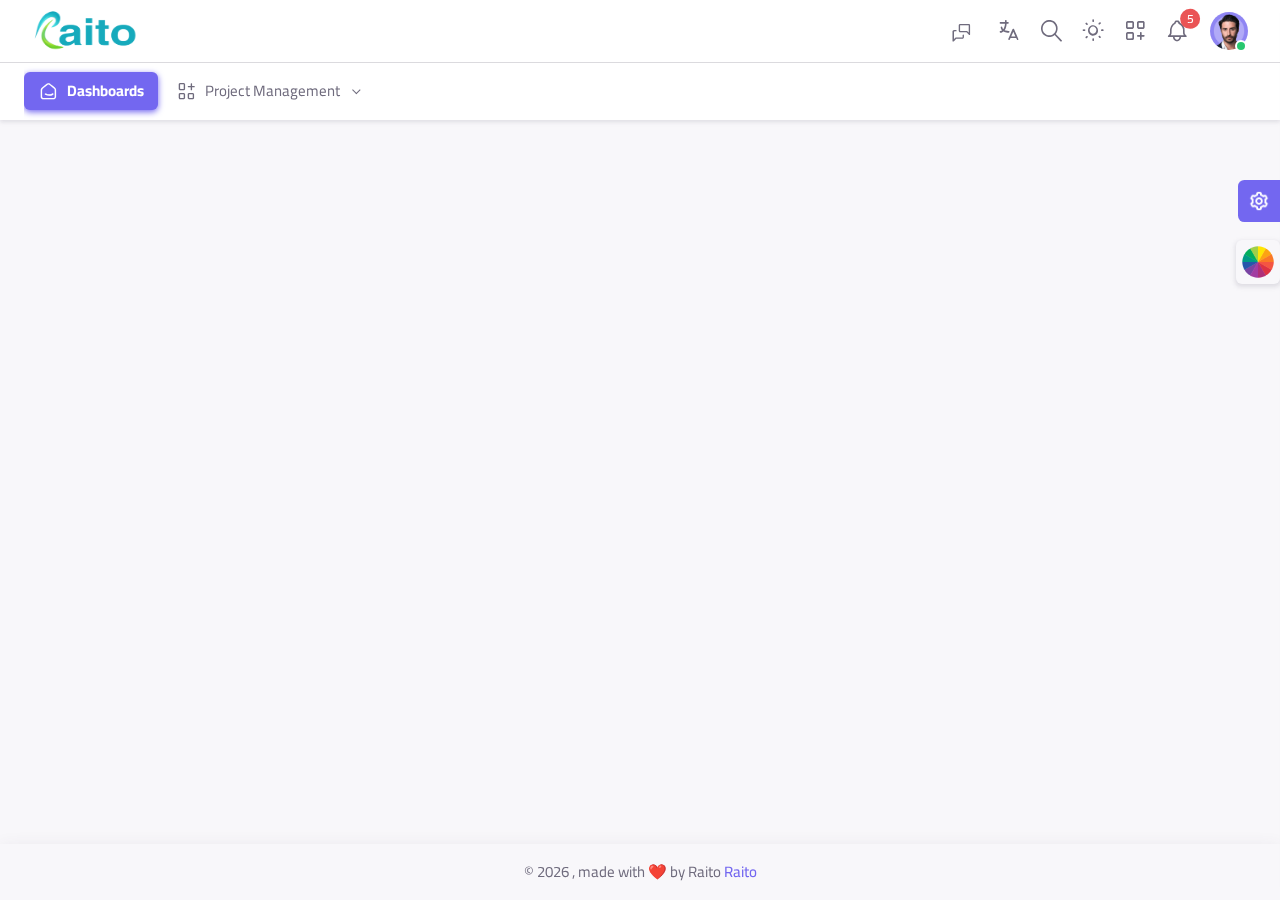
<file: index.html>
<!DOCTYPE html>


<html
  lang="en"
  class="light-style layout-menu-fixed layout-compact"
  dir="ltr"
  data-theme="theme-default"
  data-assets-path="./assets/"
  data-template="horizontal-menu-template">
  <head>
    <meta charset="utf-8" />
    <meta
      name="viewport"
      content="width=device-width, initial-scale=1.0, user-scalable=no, minimum-scale=1.0, maximum-scale=1.0" />

    <title>Admin Template</title>

    <meta name="description" content="" />

    <!-- Favicon -->
    <link rel="icon" type="image/x-icon" href="./assets/img/favicon/logo.png" />

    <!-- Fonts -->
    <link rel="preconnect" href="https://fonts.googleapis.com" />
    <link rel="preconnect" href="https://fonts.gstatic.com" crossorigin />
    <link
      href="https://fonts.googleapis.com/css2?family=Public+Sans:ital,wght@0,300;0,400;0,500;0,600;0,700;1,300;1,400;1,500;1,600;1,700&ampdisplay=swap"
      rel="stylesheet" />

    <!-- Icons -->
    <link rel="stylesheet" href="./assets/vendor/fonts/fontawesome.css" />
    <link rel="stylesheet" href="./assets/vendor/fonts/tabler-icons.css" />
    <link rel="stylesheet" href="./assets/vendor/fonts/flag-icons.css" />

    <!-- Core CSS -->
    <link rel="stylesheet" href="./assets/vendor/css/rtl/core.css" class="template-customizer-core-css" />
    <link rel="stylesheet" href="./assets/css/demo.css" />

    <!-- Vendors CSS -->
    <link rel="stylesheet" href="./assets/vendor/libs/node-waves/node-waves.css" />
    <link rel="stylesheet" href="./assets/vendor/libs/perfect-scrollbar/perfect-scrollbar.css" />
    <link rel="stylesheet" href="./assets/vendor/libs/typeahead-js/typeahead.css" />
    <link rel="stylesheet" href="./assets/vendor/libs/apex-charts/apex-charts.css" />

   
   
    <link rel="stylesheet" href="./assets/vendor/css/rtl/theme-default.css" class="template-customizer-theme-css" />
    <link rel="stylesheet" href="./assets/css/style.css" />
    <!-- Helpers -->
    <script src="./assets/vendor/js/helpers.js"></script>
    <!--! Template customizer & Theme config files MUST be included after core stylesheets and helpers.js in the <head> section -->
    <!--? Template customizer: To hide customizer set displayCustomizer value false in config.js.  -->
    <script src="./assets/vendor/js/template-customizer.js"></script>
    <!--? Config:  Mandatory theme config file contain global vars & default theme options, Set your preferred theme option in this file.  -->
    <script src="./assets/js/config.js"></script>
  </head>

  <body>
    <!-- Layout wrapper -->
    <div class="layout-wrapper layout-navbar-full layout-horizontal layout-without-menu">
      <div class="layout-container">
        <!-- Navbar -->
        <nav class="layout-navbar navbar navbar-expand-xl align-items-center bg-navbar-theme" id="layout-navbar">
          <div class="container-xxl">
            <div class="navbar-brand app-brand demo d-none d-xl-flex  py-0 me-4">
              <a href="index.html" class="app-brand-link gap-2">
                <span class="app-brand-logo demo">
                  <img src="./assets/img/favicon/logo.png"width="150" height="50"  alt="logo-brand">
            
                </span>
              </a>

              <a href="javascript:void(0);" class="layout-menu-toggle menu-link text-large ms-auto d-xl-none">
                <i class="ti ti-x ti-sm align-middle"></i>
              </a>
              
            </div>

            <div class="layout-menu-toggle navbar-nav align-items-xl-center me-3 me-xl-0 d-xl-none">
              <a class="nav-item nav-link px-0 me-xl-4" href="javascript:void(0)">
                <i class="ti ti-menu-2 ti-sm"></i>
              </a>
            </div>
            
           
            <div class="navbar-nav-right d-flex align-items-center flex-wrap" id="navbar-collapse">
              <ul class="navbar-nav flex-row align-items-center ms-auto">
                <!----->
              <!-- chat -->
              <li class="nav-item   me-2 me-xl-0">
                <a class="nav-link  hide-arrow" href="Chat.html" title="chat">
                  <i class="menu-icon tf-icons ti ti-messages"></i>
                </a>
                
              </li>
              <!--/ chat -->
            <!---->
                <!-- Language -->
                <li class="nav-item dropdown-language dropdown me-2 me-xl-0">
                  <a class="nav-link dropdown-toggle hide-arrow" href="javascript:void(0);" data-bs-toggle="dropdown">
                    <i class="ti ti-language rounded-circle ti-md"></i>
                  </a>
                  <ul class="dropdown-menu dropdown-menu-end">
                    <li>
                      <a class="dropdown-item" href="javascript:void(0);" data-language="en">
                        <span class="align-middle">English</span>
                      </a>
                    </li>
                    <li>
                      <a class="dropdown-item" href="javascript:void(0);" data-language="ar">
                        <span class="align-middle">Arabic</span>
                      </a>
                    </li>
                  
                   
                  </ul>
                </li>
                <!--/ Language -->

                <!-- Search -->
                <li class="nav-item navbar-search-wrapper me-2 me-xl-0">
                  <a class="nav-link search-toggler" href="javascript:void(0);">
                    <i class="ti ti-search ti-md"></i>
                  </a>
                </li>
                <!-- /Search -->

                <!-- Style Switcher -->
                <li class="nav-item dropdown-style-switcher dropdown me-2 me-xl-0">
                  <a class="nav-link dropdown-toggle hide-arrow" href="javascript:void(0);" data-bs-toggle="dropdown">
                    <i class="ti ti-md"></i>
                  </a>
                  <ul class="dropdown-menu dropdown-menu-end dropdown-styles">
                    <li>
                      <a class="dropdown-item" href="javascript:void(0);" data-theme="light">
                        <span class="align-middle"><i class="ti ti-sun me-2"></i>Light</span>
                      </a>
                    </li>
                    <li>
                      <a class="dropdown-item" href="javascript:void(0);" data-theme="dark">
                        <span class="align-middle"><i class="ti ti-moon me-2"></i>Dark</span>
                      </a>
                    </li>
                    <li>
                      <a class="dropdown-item" href="javascript:void(0);" data-theme="system">
                        <span class="align-middle"><i class="ti ti-device-desktop me-2"></i>System</span>
                      </a>
                    </li>
                  </ul>
                </li>
                <!-- / Style Switcher-->

                <!-- Quick links  -->
                <li class="nav-item dropdown-shortcuts navbar-dropdown dropdown me-2 me-xl-0">
                  <a
                    class="nav-link dropdown-toggle hide-arrow"
                    href="javascript:void(0);"
                    data-bs-toggle="dropdown"
                    data-bs-auto-close="outside"
                    aria-expanded="false">
                    <i class="ti ti-layout-grid-add ti-md"></i>
                  </a>
                  <div class="dropdown-menu dropdown-menu-end py-0">
                    <div class="dropdown-menu-header border-bottom">
                      <div class="dropdown-header d-flex align-items-center py-3">
                        <h5 class="text-body mb-0 me-auto">Shortcuts</h5>
                        <a
                          href="javascript:void(0)"
                          class="dropdown-shortcuts-add text-body"
                          data-bs-toggle="tooltip"
                          data-bs-placement="top"
                          title="Add shortcuts"
                          ><i class="ti ti-sm ti-apps"></i
                        ></a>
                      </div>
                    </div>
                    <div class="dropdown-shortcuts-list scrollable-container">
                      <div class="row row-bordered overflow-visible g-0">
                        <div class="dropdown-shortcuts-item col">
                          <span class="dropdown-shortcuts-icon rounded-circle mb-2">
                            <i class="ti ti-calendar fs-4"></i>
                          </span>
                          <a href="app-calendar.html" class="stretched-link">Calendar</a>
                          <small class="text-muted mb-0">Appointments</small>
                        </div>
                        <div class="dropdown-shortcuts-item col">
                          <span class="dropdown-shortcuts-icon rounded-circle mb-2">
                            <i class="ti ti-file-invoice fs-4"></i>
                          </span>
                          <a href="app-invoice-list.html" class="stretched-link">Invoice App</a>
                          <small class="text-muted mb-0">Manage Accounts</small>
                        </div>
                      </div>
                      <div class="row row-bordered overflow-visible g-0">
                        <div class="dropdown-shortcuts-item col">
                          <span class="dropdown-shortcuts-icon rounded-circle mb-2">
                            <i class="ti ti-users fs-4"></i>
                          </span>
                          <a href="app-user-list.html" class="stretched-link">User App</a>
                          <small class="text-muted mb-0">Manage Users</small>
                        </div>
                        <div class="dropdown-shortcuts-item col">
                          <span class="dropdown-shortcuts-icon rounded-circle mb-2">
                            <i class="ti ti-lock fs-4"></i>
                          </span>
                          <a href="app-access-roles.html" class="stretched-link">Role Management</a>
                          <small class="text-muted mb-0">Permission</small>
                        </div>
                      </div>
                      <div class="row row-bordered overflow-visible g-0">
                        <div class="dropdown-shortcuts-item col">
                          <span class="dropdown-shortcuts-icon rounded-circle mb-2">
                            <i class="ti ti-chart-bar fs-4"></i>
                          </span>
                          <a href="index.html" class="stretched-link">Dashboard</a>
                          <small class="text-muted mb-0">User Profile</small>
                        </div>
                        <div class="dropdown-shortcuts-item col">
                          <span class="dropdown-shortcuts-icon rounded-circle mb-2">
                            <i class="ti ti-settings fs-4"></i>
                          </span>
                          <a href="pages-account-settings-account.html" class="stretched-link">Setting</a>
                          <small class="text-muted mb-0">Account Settings</small>
                        </div>
                      </div>
                      <div class="row row-bordered overflow-visible g-0">
                        <div class="dropdown-shortcuts-item col">
                          <span class="dropdown-shortcuts-icon rounded-circle mb-2">
                            <i class="ti ti-help fs-4"></i>
                          </span>
                          <a href="pages-faq.html" class="stretched-link">FAQs</a>
                          <small class="text-muted mb-0">FAQs & Articles</small>
                        </div>
                        <div class="dropdown-shortcuts-item col">
                          <span class="dropdown-shortcuts-icon rounded-circle mb-2">
                            <i class="ti ti-square fs-4"></i>
                          </span>
                          <a href="modal-examples.html" class="stretched-link">Modals</a>
                          <small class="text-muted mb-0">Useful Popups</small>
                        </div>
                      </div>
                    </div>
                  </div>
                </li>
                <!-- Quick links -->

                <!-- Notification -->
                <li class="nav-item dropdown-notifications navbar-dropdown dropdown me-3 me-xl-1">
                  <a
                    class="nav-link dropdown-toggle hide-arrow"
                    href="javascript:void(0);"
                    data-bs-toggle="dropdown"
                    data-bs-auto-close="outside"
                    aria-expanded="false">
                    <i class="ti ti-bell ti-md"></i>
                    <span class="badge bg-danger rounded-pill badge-notifications text-bg-danger">5</span>
                  </a>
                  <ul class="dropdown-menu dropdown-menu-end py-0">
                    <li class="dropdown-menu-header border-bottom">
                      <div class="dropdown-header d-flex align-items-center py-3">
                        <h5 class="text-body mb-0 me-auto">Notification</h5>
                        <a
                          href="javascript:void(0)"
                          class="dropdown-notifications-all text-body"
                          data-bs-toggle="tooltip"
                          data-bs-placement="top"
                          title="Mark all as read"
                          ><i class="ti ti-mail-opened fs-4"></i
                        ></a>
                      </div>
                    </li>
                    <li class="dropdown-notifications-list scrollable-container">
                      <ul class="list-group list-group-flush">
                        <li class="list-group-item list-group-item-action dropdown-notifications-item">
                          <div class="d-flex">
                            <div class="flex-shrink-0 me-3">
                              <div class="avatar">
                                <img src="./assets/img/avatars/1.png" alt class="h-auto rounded-circle" />
                              </div>
                            </div>
                            <div class="flex-grow-1">
                              <h6 class="mb-1">Congratulation Lettie 🎉</h6>
                              <p class="mb-0">Won the monthly best seller gold badge</p>
                              <small class="text-muted">1h ago</small>
                            </div>
                            <div class="flex-shrink-0 dropdown-notifications-actions">
                              <a href="javascript:void(0)" class="dropdown-notifications-read"
                                ><span class="badge badge-dot"></span
                              ></a>
                              <a href="javascript:void(0)" class="dropdown-notifications-archive"
                                ><span class="ti ti-x"></span
                              ></a>
                            </div>
                          </div>
                        </li>
                        <li class="list-group-item list-group-item-action dropdown-notifications-item">
                          <div class="d-flex">
                            <div class="flex-shrink-0 me-3">
                              <div class="avatar">
                                <span class="avatar-initial rounded-circle bg-label-danger">CF</span>
                              </div>
                            </div>
                            <div class="flex-grow-1">
                              <h6 class="mb-1">Charles Franklin</h6>
                              <p class="mb-0">Accepted your connection</p>
                              <small class="text-muted">12hr ago</small>
                            </div>
                            <div class="flex-shrink-0 dropdown-notifications-actions">
                              <a href="javascript:void(0)" class="dropdown-notifications-read"
                                ><span class="badge badge-dot"></span
                              ></a>
                              <a href="javascript:void(0)" class="dropdown-notifications-archive"
                                ><span class="ti ti-x"></span
                              ></a>
                            </div>
                          </div>
                        </li>
                        <li class="list-group-item list-group-item-action dropdown-notifications-item marked-as-read">
                          <div class="d-flex">
                            <div class="flex-shrink-0 me-3">
                              <div class="avatar">
                                <img src="./assets/img/avatars/2.png" alt class="h-auto rounded-circle" />
                              </div>
                            </div>
                            <div class="flex-grow-1">
                              <h6 class="mb-1">New Message ✉️</h6>
                              <p class="mb-0">You have new message from Natalie</p>
                              <small class="text-muted">1h ago</small>
                            </div>
                            <div class="flex-shrink-0 dropdown-notifications-actions">
                              <a href="javascript:void(0)" class="dropdown-notifications-read"
                                ><span class="badge badge-dot"></span
                              ></a>
                              <a href="javascript:void(0)" class="dropdown-notifications-archive"
                                ><span class="ti ti-x"></span
                              ></a>
                            </div>
                          </div>
                        </li>
                        <li class="list-group-item list-group-item-action dropdown-notifications-item">
                          <div class="d-flex">
                            <div class="flex-shrink-0 me-3">
                              <div class="avatar">
                                <span class="avatar-initial rounded-circle bg-label-success"
                                  ><i class="ti ti-shopping-cart"></i
                                ></span>
                              </div>
                            </div>
                            <div class="flex-grow-1">
                              <h6 class="mb-1">Whoo! You have new order 🛒</h6>
                              <p class="mb-0">ACME Inc. made new order $1,154</p>
                              <small class="text-muted">1 day ago</small>
                            </div>
                            <div class="flex-shrink-0 dropdown-notifications-actions">
                              <a href="javascript:void(0)" class="dropdown-notifications-read"
                                ><span class="badge badge-dot"></span
                              ></a>
                              <a href="javascript:void(0)" class="dropdown-notifications-archive"
                                ><span class="ti ti-x"></span
                              ></a>
                            </div>
                          </div>
                        </li>
                        <li class="list-group-item list-group-item-action dropdown-notifications-item marked-as-read">
                          <div class="d-flex">
                            <div class="flex-shrink-0 me-3">
                              <div class="avatar">
                                <img src="./assets/img/avatars/9.png" alt class="h-auto rounded-circle" />
                              </div>
                            </div>
                            <div class="flex-grow-1">
                              <h6 class="mb-1">Application has been approved 🚀</h6>
                              <p class="mb-0">Your ABC project application has been approved.</p>
                              <small class="text-muted">2 days ago</small>
                            </div>
                            <div class="flex-shrink-0 dropdown-notifications-actions">
                              <a href="javascript:void(0)" class="dropdown-notifications-read"
                                ><span class="badge badge-dot"></span
                              ></a>
                              <a href="javascript:void(0)" class="dropdown-notifications-archive"
                                ><span class="ti ti-x"></span
                              ></a>
                            </div>
                          </div>
                        </li>
                        <li class="list-group-item list-group-item-action dropdown-notifications-item marked-as-read">
                          <div class="d-flex">
                            <div class="flex-shrink-0 me-3">
                              <div class="avatar">
                                <span class="avatar-initial rounded-circle bg-label-success"
                                  ><i class="ti ti-chart-pie"></i
                                ></span>
                              </div>
                            </div>
                            <div class="flex-grow-1">
                              <h6 class="mb-1">Monthly report is generated</h6>
                              <p class="mb-0">July monthly financial report is generated</p>
                              <small class="text-muted">3 days ago</small>
                            </div>
                            <div class="flex-shrink-0 dropdown-notifications-actions">
                              <a href="javascript:void(0)" class="dropdown-notifications-read"
                                ><span class="badge badge-dot"></span
                              ></a>
                              <a href="javascript:void(0)" class="dropdown-notifications-archive"
                                ><span class="ti ti-x"></span
                              ></a>
                            </div>
                          </div>
                        </li>
                        <li class="list-group-item list-group-item-action dropdown-notifications-item marked-as-read">
                          <div class="d-flex">
                            <div class="flex-shrink-0 me-3">
                              <div class="avatar">
                                <img src="./assets/img/avatars/5.png" alt class="h-auto rounded-circle" />
                              </div>
                            </div>
                            <div class="flex-grow-1">
                              <h6 class="mb-1">Send connection request</h6>
                              <p class="mb-0">Peter sent you connection request</p>
                              <small class="text-muted">4 days ago</small>
                            </div>
                            <div class="flex-shrink-0 dropdown-notifications-actions">
                              <a href="javascript:void(0)" class="dropdown-notifications-read"
                                ><span class="badge badge-dot"></span
                              ></a>
                              <a href="javascript:void(0)" class="dropdown-notifications-archive"
                                ><span class="ti ti-x"></span
                              ></a>
                            </div>
                          </div>
                        </li>
                        <li class="list-group-item list-group-item-action dropdown-notifications-item">
                          <div class="d-flex">
                            <div class="flex-shrink-0 me-3">
                              <div class="avatar">
                                <img src="./assets/img/avatars/6.png" alt class="h-auto rounded-circle" />
                              </div>
                            </div>
                            <div class="flex-grow-1">
                              <h6 class="mb-1">New message from Jane</h6>
                              <p class="mb-0">Your have new message from Jane</p>
                              <small class="text-muted">5 days ago</small>
                            </div>
                            <div class="flex-shrink-0 dropdown-notifications-actions">
                              <a href="javascript:void(0)" class="dropdown-notifications-read"
                                ><span class="badge badge-dot"></span
                              ></a>
                              <a href="javascript:void(0)" class="dropdown-notifications-archive"
                                ><span class="ti ti-x"></span
                              ></a>
                            </div>
                          </div>
                        </li>
                        <li class="list-group-item list-group-item-action dropdown-notifications-item marked-as-read">
                          <div class="d-flex">
                            <div class="flex-shrink-0 me-3">
                              <div class="avatar">
                                <span class="avatar-initial rounded-circle bg-label-warning"
                                  ><i class="ti ti-alert-triangle"></i
                                ></span>
                              </div>
                            </div>
                            <div class="flex-grow-1">
                              <h6 class="mb-1">CPU is running high</h6>
                              <p class="mb-0">CPU Utilization Percent is currently at 88.63%,</p>
                              <small class="text-muted">5 days ago</small>
                            </div>
                            <div class="flex-shrink-0 dropdown-notifications-actions">
                              <a href="javascript:void(0)" class="dropdown-notifications-read"
                                ><span class="badge badge-dot"></span
                              ></a>
                              <a href="javascript:void(0)" class="dropdown-notifications-archive"
                                ><span class="ti ti-x"></span
                              ></a>
                            </div>
                          </div>
                        </li>
                      </ul>
                    </li>
                    <li class="dropdown-menu-footer border-top">
                      <a
                        href="javascript:void(0);"
                        class="dropdown-item d-flex justify-content-center text-primary p-2 h-px-40 mb-1 align-items-center">
                        View all notifications
                      </a>
                    </li>
                  </ul>
                </li>
                <!--/ Notification -->

                <!-- User -->
                <li class="nav-item navbar-dropdown dropdown-user dropdown">
                  <a class="nav-link dropdown-toggle hide-arrow" href="javascript:void(0);" data-bs-toggle="dropdown">
                    <div class="avatar avatar-online">
                      <img src="./assets/img/avatars/1.png" alt class="h-auto rounded-circle" />
                    </div>
                  </a>
                  <ul class="dropdown-menu dropdown-menu-end">
                    <li>
                      <a class="dropdown-item" href="pages-account-settings-account.html">
                        <div class="d-flex">
                          <div class="flex-shrink-0 me-3">
                            <div class="avatar avatar-online">
                              <img src="./assets/img/avatars/1.png" alt class="h-auto rounded-circle" />
                            </div>
                          </div>
                          <div class="flex-grow-1">
                            <span class="fw-medium d-block">John Doe</span>
                            <small class="text-muted">Admin</small>
                          </div>
                        </div>
                      </a>
                    </li>
                    <li>
                      <div class="dropdown-divider"></div>
                    </li>
                    <li>
                      <a class="dropdown-item" href="pages-profile-user.html">
                        <i class="ti ti-user-check me-2 ti-sm"></i>
                        <span class="align-middle">My Profile</span>
                      </a>
                    </li>
                 
                    <li>
                      <a class="dropdown-item" href="Personal-tasks.html">
                        <i class="ti ti-settings me-2 ti-sm"></i>
                        <span class="align-middle" data-i18n="tasks">المهام الشخصية</span>
                      </a>
                    </li>
                    <li>
                      <a class="dropdown-item" href="Chat.html">
                        <i class="ti ti-settings me-2 ti-sm"></i>
                        <span class="align-middle"data-i18n="Chat">الدردشة</span>
                      </a>
                    </li>
                    <li>
                      <a class="dropdown-item" href="auth-login-cover.html" target="_blank">
                        <i class="ti ti-logout me-2 ti-sm"></i>
                        <span class="align-middle">Log Out</span>
                      </a>
                    </li>
                  </ul>
                </li>
                <!--/ User -->
              </ul>
            </div>

            <!-- Search Small Screens -->
            <div class="navbar-search-wrapper search-input-wrapper container-xxl d-none">
              <input
                type="text"
                class="form-control search-input border-0"
                placeholder="Search..."
                aria-label="Search..." />
              <i class="ti ti-x ti-sm search-toggler cursor-pointer"></i>
            </div>
            
          </div>
        </nav>
        <!-- / Navbar -->
        <!-- Layout container -->
        <div class="layout-page">
          <!-- Content wrapper -->
          <div class="content-wrapper">
            <!-- Menu -->
              <aside id="layout-menu" class="layout-menu-horizontal menu-horizontal menu bg-menu-theme flex-grow-0">
                <div class="container-xxl d-flex h-100">
                  <ul class="menu-inner">
                    <!-- Dashboards -->
                    <li class="menu-item active">
                      <a href="index.html" class="menu-link ">
                        <i class="menu-icon tf-icons ti ti-smart-home"></i>
                        <div data-i18n="Dashboards">Dashboards</div>
                      </a>
                    
                    </li>

                    <!--  Project Management  -->
                    <li class="menu-item">
                      <a href="javascript:void(0)" class="menu-link menu-toggle">
                        <i class="menu-icon tf-icons ti ti-apps"></i>
                        <div data-i18n=" Project Management ">ادارة مشروع
                        </div>
                      </a>

                      <ul class="menu-sub">
                        <li class="menu-item ">
                          <a href=" ProjectsList.html" class="menu-link">
                            <i class="menu-icon tf-icons ti ti-menu-2"></i>
                            <div data-i18n=" Projects List "> قائمة المشاريع
                            </div>
                          </a>
                   
                        </li>
                     
                        <li class="menu-item">
                          <a href="CreateProject.html" class="menu-link" target="_blank">
                            <i class="menu-icon tf-icons ti ti-layout-distribute-vertical"></i>
                            <div data-i18n="CreateProject">  إنشاء مشروع
                            </div>
                          </a>
                        </li>
                        <li class="menu-item">
                          <a href="Teams.html" class="menu-link">
                            <i class="menu-icon tf-icons ti ti-maximize"></i>
                            <div data-i18n="Teams">  فريق العمل</div>
                          </a>
                        </li>
                        <li class="menu-item">
                          <a href="Tasks.html" class="menu-link">
                            <i class="menu-icon tf-icons ti ti-arrows-maximize"></i>
                            <div data-i18n=" Tasks"> مهام </div>
                          </a>
                        </li>
                       
                      </ul>
                    </li>
                    
                   

                  </ul>
                </div>
              </aside>
            <!-- / Menu -->
            <!-- Content -->
           
            <div class="container-xxl flex-grow-1 container-p-y">
              
                 
            </div>
          
            
            <!-- Footer -->
            <footer class="content-footer footer bg-footer-theme">
              <div class="container-xxl">
                <div
                  class="footer-container d-flex align-items-center justify-content-center py-2 flex-md-row flex-column">
                  <div>
                    ©
                    <script>
                      document.write(new Date().getFullYear());
                    </script>
                    , made with ❤️ by Raito <a href="#" target="_blank" class="fw-medium">Raito</a>
                  </div>
            
                </div>
              </div>
            </footer>
            <!-- / Footer -->

            <div class="content-backdrop fade"></div>
          </div>
          <!--/ Content wrapper -->
        </div>

        <!--/ Layout container -->
      </div>
    </div>
  <!--color-->
  
  <div class="compoent-color position-fixed">
    <div class="back">
         <div class="dropdown">

              <button class="btn  btn-btn d-flex mx-0 justify-content-between dropbtn" type="button" onclick="myFunction()" id="myDIV" >
                   
                   <span class="span-i">
                        <img src="./assets/img/icons/color-wheel.png" alt="platte">

                   </span>
              </button>
             
         </div>
         <div  id="myDropdown" class="dropdown-content dropdown-menu">
          <div class="d-flex align-items-center flex-wrap">

              <div id="theme-picker-section" class="example-section"@change="updateTheme">      
            
                <input type="radio" name="theme" value="blue" checked="true">
                <input type="radio" name="theme" value="grey">
                <input type="radio" name="theme" value="green">
                <input type="radio" name="theme" value="Brown">
                <input type="radio" name="theme" value="orange">
                <input type="radio" name="theme" value="red">
              
              </div>
          </div>
         </div>
    </div>
    
</div>
    <!-- Overlay -->
    <div class="layout-overlay layout-menu-toggle"></div>

    <!-- Drag Target Area To SlideIn Menu On Small Screens -->
    <div class="drag-target"></div>

    <!--/ Layout wrapper -->
    <!-- Core JS -->
    <!-- build:js assets/vendor/js/core.js -->

    <script src="./assets/vendor/libs/jquery/jquery.js"></script>
    <script src="./assets/vendor/libs/popper/popper.js"></script>
    <script src="./assets/vendor/js/bootstrap.js"></script>
    <script src="./assets/vendor/libs/node-waves/node-waves.js"></script>
    <script src="./assets/vendor/libs/perfect-scrollbar/perfect-scrollbar.js"></script>
    <script src="./assets/vendor/libs/hammer/hammer.js"></script>
    <script src="./assets/vendor/libs/i18n/i18n.js"></script>
    <script src="./assets/vendor/libs/typeahead-js/typeahead.js"></script>
    <script src="./assets/vendor/js/menu.js"></script>

    <!-- endbuild -->

    <!-- Vendors JS -->
    <script src="./assets/vendor/js/dropdown-hover.js"></script>
    <script src="./assets/vendor/js/mega-dropdown.js"></script>
    <!-- Vendors JS -->
    <script src="./assets/vendor/libs/apex-charts/apexcharts.js"></script>
  

    
    <!-- Main JS -->
    <script src="./assets/js/main.js"></script>

    <!-- Page JS -->

    <script src="./assets/js/ui-navbar.js"></script>
     <!-- Page JS -->
     <script src="./assets/js/charts-apex.js"></script>
     <script src="./assets/js/cards-advance.js"></script>

     <script src="./assets/vendor/js/chart.js"></script>
     <script src="./assets/js/dashboards-crm.js"></script>

  </body>
</html>
</file>
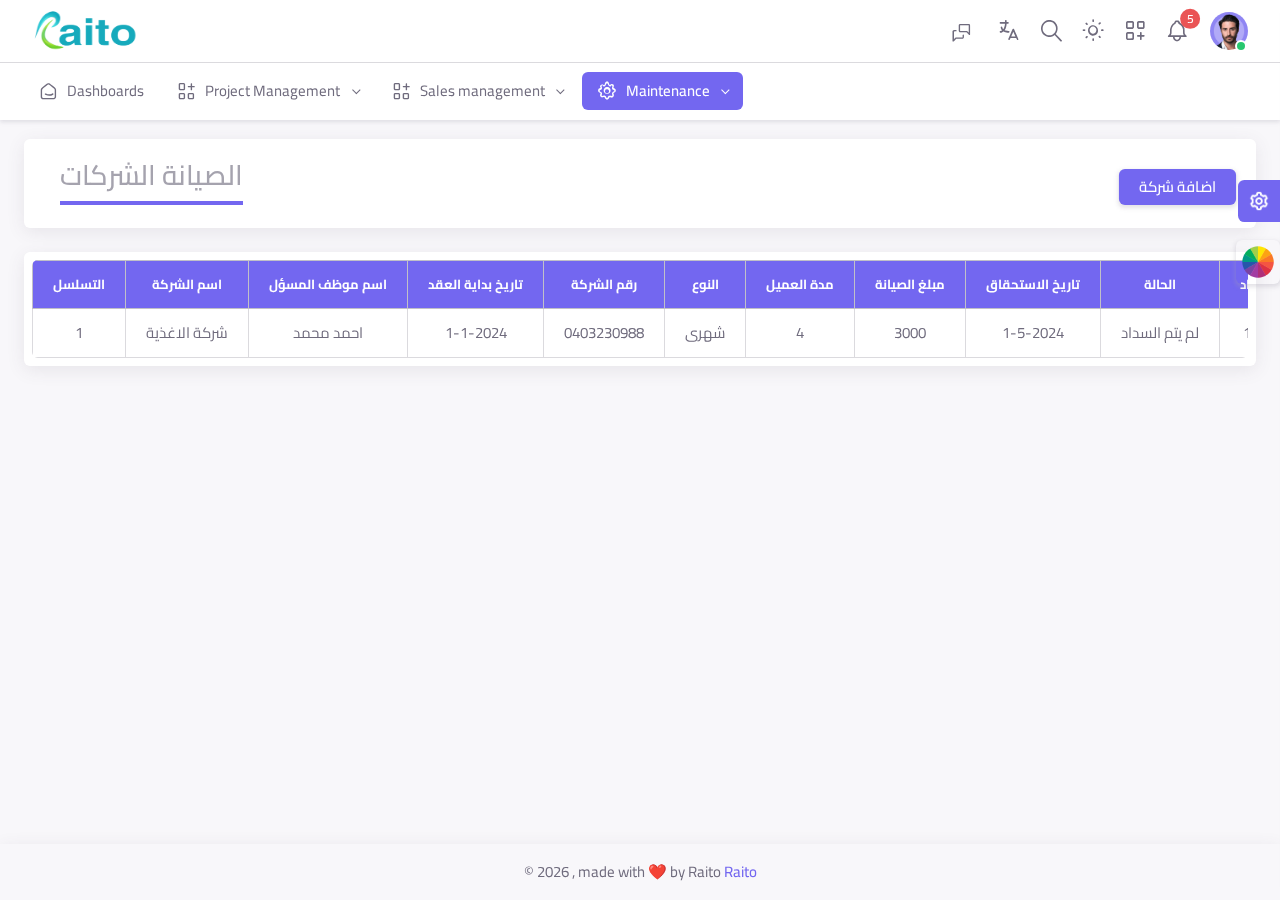
<file: Annual-maintenance.html>
<!DOCTYPE html>


<html
  lang="en"
  class="light-style layout-menu-fixed layout-compact"
  dir="ltr"
  data-theme="theme-default"
  data-assets-path="./assets/"
  data-template="horizontal-menu-template">
  <head>
    <meta charset="utf-8" />
    <meta
      name="viewport"
      content="width=device-width, initial-scale=1.0, user-scalable=no, minimum-scale=1.0, maximum-scale=1.0" />

    <title>Admin Template</title>

    <meta name="description" content="" />

    <!-- Favicon -->
    <link rel="icon" type="image/x-icon" href="./assets/img/favicon/logo.png" />

    <!-- Fonts -->
    <link rel="preconnect" href="https://fonts.googleapis.com" />
    <link rel="preconnect" href="https://fonts.gstatic.com" crossorigin />
    <link
      href="https://fonts.googleapis.com/css2?family=Public+Sans:ital,wght@0,300;0,400;0,500;0,600;0,700;1,300;1,400;1,500;1,600;1,700&ampdisplay=swap"
      rel="stylesheet" />

    <!-- Icons -->
    <link rel="stylesheet" href="./assets/vendor/fonts/fontawesome.css" />
    <link rel="stylesheet" href="./assets/vendor/fonts/tabler-icons.css" />
    <link rel="stylesheet" href="./assets/vendor/fonts/flag-icons.css" />

    <!-- Core CSS -->
    <link rel="stylesheet" href="./assets/vendor/css/rtl/core.css" class="template-customizer-core-css" />
    <link rel="stylesheet" href="./assets/css/demo.css" />

    <!-- Vendors CSS -->
    <link rel="stylesheet" href="./assets/vendor/libs/node-waves/node-waves.css" />
    <link rel="stylesheet" href="./assets/vendor/libs/perfect-scrollbar/perfect-scrollbar.css" />
    <link rel="stylesheet" href="./assets/vendor/libs/typeahead-js/typeahead.css" />
    <link rel="stylesheet" href="./assets/vendor/libs/apex-charts/apex-charts.css" />
    <link rel="stylesheet" href="./assets/vendor/libs/bootstrap-select/bootstrap-select.css" />
    <link rel="stylesheet" href="./assets/vendor/libs/bs-stepper/bs-stepper.css" />
    <link rel="stylesheet" href="./assets/vendor/libs/select2/select2.css" />
    <link rel="stylesheet" href="./assets/vendor/libs/@form-validation/umd/styles/index.min.css" />

   
   
    <link rel="stylesheet" href="./assets/vendor/css/rtl/theme-default.css" class="template-customizer-theme-css" />
    <link rel="stylesheet" href="./assets/css/style.css" />
    <!-- Helpers -->
    <script src="./assets/vendor/js/helpers.js"></script>
    <!--! Template customizer & Theme config files MUST be included after core stylesheets and helpers.js in the <head> section -->
    <!--? Template customizer: To hide customizer set displayCustomizer value false in config.js.  -->
    <script src="./assets/vendor/js/template-customizer.js"></script>
    <!--? Config:  Mandatory theme config file contain global vars & default theme options, Set your preferred theme option in this file.  -->
    <script src="./assets/js/config.js"></script>
    <style>
      .select2-container--default *{
z-index: 100000000 !important;
      }
      .select2-selection__arrow{
        z-index: 100 !important;
      }
      .select-type .select2-container--default {
    z-index: 100000 !important;
}
    </style>
  </head>

  <body>
    <!-- Layout wrapper -->
    <div class="layout-wrapper layout-navbar-full layout-horizontal layout-without-menu">
      <div class="layout-container">
        <!-- Navbar -->
        <nav class="layout-navbar navbar navbar-expand-xl align-items-center bg-navbar-theme" id="layout-navbar">
          <div class="container-xxl">
            <div class="navbar-brand app-brand demo d-none d-xl-flex  py-0 me-4">
              <a href="index.html" class="app-brand-link gap-2">
                <span class="app-brand-logo demo">
                  <img src="./assets/img/favicon/logo.png"width="150" height="50"  alt="logo-brand">
            
                </span>
              </a>

              <a href="javascript:void(0);" class="layout-menu-toggle menu-link text-large ms-auto d-xl-none">
                <i class="ti ti-x ti-sm align-middle"></i>
              </a>
              
            </div>

            <div class="layout-menu-toggle navbar-nav align-items-xl-center me-3 me-xl-0 d-xl-none">
              <a class="nav-item nav-link px-0 me-xl-4" href="javascript:void(0)">
                <i class="ti ti-menu-2 ti-sm"></i>
              </a>
            </div>
            
           
            <div class="navbar-nav-right d-flex align-items-center flex-wrap" id="navbar-collapse">
              <ul class="navbar-nav flex-row align-items-center ms-auto">
                <!----->
              <!-- chat -->
              <li class="nav-item   me-2 me-xl-0">
                <a class="nav-link  hide-arrow" href="Chat.html" title="chat">
                  <i class="menu-icon tf-icons ti ti-messages"></i>
                </a>
                
              </li>
              <!--/ chat -->
            <!---->
                <!-- Language -->
                <li class="nav-item dropdown-language dropdown me-2 me-xl-0">
                  <a class="nav-link dropdown-toggle hide-arrow" href="javascript:void(0);" data-bs-toggle="dropdown">
                    <i class="ti ti-language rounded-circle ti-md"></i>
                  </a>
                  <ul class="dropdown-menu dropdown-menu-end">
                    <li>
                      <a class="dropdown-item" href="javascript:void(0);" data-language="en">
                        <span class="align-middle">English</span>
                      </a>
                    </li>
                    <li>
                      <a class="dropdown-item" href="javascript:void(0);" data-language="ar">
                        <span class="align-middle">Arabic</span>
                      </a>
                    </li>
                  
                   
                  </ul>
                </li>
                <!--/ Language -->

                <!-- Search -->
                <li class="nav-item navbar-search-wrapper me-2 me-xl-0">
                  <a class="nav-link search-toggler" href="javascript:void(0);">
                    <i class="ti ti-search ti-md"></i>
                  </a>
                </li>
                <!-- /Search -->

                <!-- Style Switcher -->
                <li class="nav-item dropdown-style-switcher dropdown me-2 me-xl-0">
                  <a class="nav-link dropdown-toggle hide-arrow" href="javascript:void(0);" data-bs-toggle="dropdown">
                    <i class="ti ti-md"></i>
                  </a>
                  <ul class="dropdown-menu dropdown-menu-end dropdown-styles">
                    <li>
                      <a class="dropdown-item" href="javascript:void(0);" data-theme="light">
                        <span class="align-middle"><i class="ti ti-sun me-2"></i>Light</span>
                      </a>
                    </li>
                    <li>
                      <a class="dropdown-item" href="javascript:void(0);" data-theme="dark">
                        <span class="align-middle"><i class="ti ti-moon me-2"></i>Dark</span>
                      </a>
                    </li>
                    <li>
                      <a class="dropdown-item" href="javascript:void(0);" data-theme="system">
                        <span class="align-middle"><i class="ti ti-device-desktop me-2"></i>System</span>
                      </a>
                    </li>
                  </ul>
                </li>
                <!-- / Style Switcher-->

                <!-- Quick links  -->
                <li class="nav-item dropdown-shortcuts navbar-dropdown dropdown me-2 me-xl-0">
                  <a
                    class="nav-link dropdown-toggle hide-arrow"
                    href="javascript:void(0);"
                    data-bs-toggle="dropdown"
                    data-bs-auto-close="outside"
                    aria-expanded="false">
                    <i class="ti ti-layout-grid-add ti-md"></i>
                  </a>
                  <div class="dropdown-menu dropdown-menu-end py-0">
                    <div class="dropdown-menu-header border-bottom">
                      <div class="dropdown-header d-flex align-items-center py-3">
                        <h5 class="text-body mb-0 me-auto">Shortcuts</h5>
                        <a
                          href="javascript:void(0)"
                          class="dropdown-shortcuts-add text-body"
                          data-bs-toggle="tooltip"
                          data-bs-placement="top"
                          title="Add shortcuts"
                          ><i class="ti ti-sm ti-apps"></i
                        ></a>
                      </div>
                    </div>
                    <div class="dropdown-shortcuts-list scrollable-container">
                      <div class="row row-bordered overflow-visible g-0">
                        <div class="dropdown-shortcuts-item col">
                          <span class="dropdown-shortcuts-icon rounded-circle mb-2">
                            <i class="ti ti-calendar fs-4"></i>
                          </span>
                          <a href="app-calendar.html" class="stretched-link">Calendar</a>
                          <small class="text-muted mb-0">Appointments</small>
                        </div>
                        <div class="dropdown-shortcuts-item col">
                          <span class="dropdown-shortcuts-icon rounded-circle mb-2">
                            <i class="ti ti-file-invoice fs-4"></i>
                          </span>
                          <a href="app-invoice-list.html" class="stretched-link">Invoice App</a>
                          <small class="text-muted mb-0">Manage Accounts</small>
                        </div>
                      </div>
                      <div class="row row-bordered overflow-visible g-0">
                        <div class="dropdown-shortcuts-item col">
                          <span class="dropdown-shortcuts-icon rounded-circle mb-2">
                            <i class="ti ti-users fs-4"></i>
                          </span>
                          <a href="app-user-list.html" class="stretched-link">User App</a>
                          <small class="text-muted mb-0">Manage Users</small>
                        </div>
                        <div class="dropdown-shortcuts-item col">
                          <span class="dropdown-shortcuts-icon rounded-circle mb-2">
                            <i class="ti ti-lock fs-4"></i>
                          </span>
                          <a href="app-access-roles.html" class="stretched-link">Role Management</a>
                          <small class="text-muted mb-0">Permission</small>
                        </div>
                      </div>
                      <div class="row row-bordered overflow-visible g-0">
                        <div class="dropdown-shortcuts-item col">
                          <span class="dropdown-shortcuts-icon rounded-circle mb-2">
                            <i class="ti ti-chart-bar fs-4"></i>
                          </span>
                          <a href="index.html" class="stretched-link">Dashboard</a>
                          <small class="text-muted mb-0">User Profile</small>
                        </div>
                        <div class="dropdown-shortcuts-item col">
                          <span class="dropdown-shortcuts-icon rounded-circle mb-2">
                            <i class="ti ti-settings fs-4"></i>
                          </span>
                          <a href="pages-account-settings-account.html" class="stretched-link">Setting</a>
                          <small class="text-muted mb-0">Account Settings</small>
                        </div>
                      </div>
                      <div class="row row-bordered overflow-visible g-0">
                        <div class="dropdown-shortcuts-item col">
                          <span class="dropdown-shortcuts-icon rounded-circle mb-2">
                            <i class="ti ti-help fs-4"></i>
                          </span>
                          <a href="pages-faq.html" class="stretched-link">FAQs</a>
                          <small class="text-muted mb-0">FAQs & Articles</small>
                        </div>
                        <div class="dropdown-shortcuts-item col">
                          <span class="dropdown-shortcuts-icon rounded-circle mb-2">
                            <i class="ti ti-square fs-4"></i>
                          </span>
                          <a href="modal-examples.html" class="stretched-link">Modals</a>
                          <small class="text-muted mb-0">Useful Popups</small>
                        </div>
                      </div>
                    </div>
                  </div>
                </li>
                <!-- Quick links -->

                <!-- Notification -->
                <li class="nav-item dropdown-notifications navbar-dropdown dropdown me-3 me-xl-1">
                  <a
                    class="nav-link dropdown-toggle hide-arrow"
                    href="javascript:void(0);"
                    data-bs-toggle="dropdown"
                    data-bs-auto-close="outside"
                    aria-expanded="false">
                    <i class="ti ti-bell ti-md"></i>
                    <span class="badge bg-danger rounded-pill badge-notifications text-bg-danger">5</span>
                  </a>
                  <ul class="dropdown-menu dropdown-menu-end py-0">
                    <li class="dropdown-menu-header border-bottom">
                      <div class="dropdown-header d-flex align-items-center py-3">
                        <h5 class="text-body mb-0 me-auto">Notification</h5>
                        <a
                          href="javascript:void(0)"
                          class="dropdown-notifications-all text-body"
                          data-bs-toggle="tooltip"
                          data-bs-placement="top"
                          title="Mark all as read"
                          ><i class="ti ti-mail-opened fs-4"></i
                        ></a>
                      </div>
                    </li>
                    <li class="dropdown-notifications-list scrollable-container">
                      <ul class="list-group list-group-flush">
                        <li class="list-group-item list-group-item-action dropdown-notifications-item">
                          <div class="d-flex">
                            <div class="flex-shrink-0 me-3">
                              <div class="avatar">
                                <img src="./assets/img/avatars/1.png" alt class="h-auto rounded-circle" />
                              </div>
                            </div>
                            <div class="flex-grow-1">
                              <h6 class="mb-1">Congratulation Lettie 🎉</h6>
                              <p class="mb-0">Won the monthly best seller gold badge</p>
                              <small class="text-muted">1h ago</small>
                            </div>
                            <div class="flex-shrink-0 dropdown-notifications-actions">
                              <a href="javascript:void(0)" class="dropdown-notifications-read"
                                ><span class="badge badge-dot"></span
                              ></a>
                              <a href="javascript:void(0)" class="dropdown-notifications-archive"
                                ><span class="ti ti-x"></span
                              ></a>
                            </div>
                          </div>
                        </li>
                        <li class="list-group-item list-group-item-action dropdown-notifications-item">
                          <div class="d-flex">
                            <div class="flex-shrink-0 me-3">
                              <div class="avatar">
                                <span class="avatar-initial rounded-circle bg-label-danger">CF</span>
                              </div>
                            </div>
                            <div class="flex-grow-1">
                              <h6 class="mb-1">Charles Franklin</h6>
                              <p class="mb-0">Accepted your connection</p>
                              <small class="text-muted">12hr ago</small>
                            </div>
                            <div class="flex-shrink-0 dropdown-notifications-actions">
                              <a href="javascript:void(0)" class="dropdown-notifications-read"
                                ><span class="badge badge-dot"></span
                              ></a>
                              <a href="javascript:void(0)" class="dropdown-notifications-archive"
                                ><span class="ti ti-x"></span
                              ></a>
                            </div>
                          </div>
                        </li>
                        <li class="list-group-item list-group-item-action dropdown-notifications-item marked-as-read">
                          <div class="d-flex">
                            <div class="flex-shrink-0 me-3">
                              <div class="avatar">
                                <img src="./assets/img/avatars/2.png" alt class="h-auto rounded-circle" />
                              </div>
                            </div>
                            <div class="flex-grow-1">
                              <h6 class="mb-1">New Message ✉️</h6>
                              <p class="mb-0">You have new message from Natalie</p>
                              <small class="text-muted">1h ago</small>
                            </div>
                            <div class="flex-shrink-0 dropdown-notifications-actions">
                              <a href="javascript:void(0)" class="dropdown-notifications-read"
                                ><span class="badge badge-dot"></span
                              ></a>
                              <a href="javascript:void(0)" class="dropdown-notifications-archive"
                                ><span class="ti ti-x"></span
                              ></a>
                            </div>
                          </div>
                        </li>
                        <li class="list-group-item list-group-item-action dropdown-notifications-item">
                          <div class="d-flex">
                            <div class="flex-shrink-0 me-3">
                              <div class="avatar">
                                <span class="avatar-initial rounded-circle bg-label-success"
                                  ><i class="ti ti-shopping-cart"></i
                                ></span>
                              </div>
                            </div>
                            <div class="flex-grow-1">
                              <h6 class="mb-1">Whoo! You have new order 🛒</h6>
                              <p class="mb-0">ACME Inc. made new order $1,154</p>
                              <small class="text-muted">1 day ago</small>
                            </div>
                            <div class="flex-shrink-0 dropdown-notifications-actions">
                              <a href="javascript:void(0)" class="dropdown-notifications-read"
                                ><span class="badge badge-dot"></span
                              ></a>
                              <a href="javascript:void(0)" class="dropdown-notifications-archive"
                                ><span class="ti ti-x"></span
                              ></a>
                            </div>
                          </div>
                        </li>
                        <li class="list-group-item list-group-item-action dropdown-notifications-item marked-as-read">
                          <div class="d-flex">
                            <div class="flex-shrink-0 me-3">
                              <div class="avatar">
                                <img src="./assets/img/avatars/9.png" alt class="h-auto rounded-circle" />
                              </div>
                            </div>
                            <div class="flex-grow-1">
                              <h6 class="mb-1">Application has been approved 🚀</h6>
                              <p class="mb-0">Your ABC project application has been approved.</p>
                              <small class="text-muted">2 days ago</small>
                            </div>
                            <div class="flex-shrink-0 dropdown-notifications-actions">
                              <a href="javascript:void(0)" class="dropdown-notifications-read"
                                ><span class="badge badge-dot"></span
                              ></a>
                              <a href="javascript:void(0)" class="dropdown-notifications-archive"
                                ><span class="ti ti-x"></span
                              ></a>
                            </div>
                          </div>
                        </li>
                        <li class="list-group-item list-group-item-action dropdown-notifications-item marked-as-read">
                          <div class="d-flex">
                            <div class="flex-shrink-0 me-3">
                              <div class="avatar">
                                <span class="avatar-initial rounded-circle bg-label-success"
                                  ><i class="ti ti-chart-pie"></i
                                ></span>
                              </div>
                            </div>
                            <div class="flex-grow-1">
                              <h6 class="mb-1">Monthly report is generated</h6>
                              <p class="mb-0">July monthly financial report is generated</p>
                              <small class="text-muted">3 days ago</small>
                            </div>
                            <div class="flex-shrink-0 dropdown-notifications-actions">
                              <a href="javascript:void(0)" class="dropdown-notifications-read"
                                ><span class="badge badge-dot"></span
                              ></a>
                              <a href="javascript:void(0)" class="dropdown-notifications-archive"
                                ><span class="ti ti-x"></span
                              ></a>
                            </div>
                          </div>
                        </li>
                        <li class="list-group-item list-group-item-action dropdown-notifications-item marked-as-read">
                          <div class="d-flex">
                            <div class="flex-shrink-0 me-3">
                              <div class="avatar">
                                <img src="./assets/img/avatars/5.png" alt class="h-auto rounded-circle" />
                              </div>
                            </div>
                            <div class="flex-grow-1">
                              <h6 class="mb-1">Send connection request</h6>
                              <p class="mb-0">Peter sent you connection request</p>
                              <small class="text-muted">4 days ago</small>
                            </div>
                            <div class="flex-shrink-0 dropdown-notifications-actions">
                              <a href="javascript:void(0)" class="dropdown-notifications-read"
                                ><span class="badge badge-dot"></span
                              ></a>
                              <a href="javascript:void(0)" class="dropdown-notifications-archive"
                                ><span class="ti ti-x"></span
                              ></a>
                            </div>
                          </div>
                        </li>
                        <li class="list-group-item list-group-item-action dropdown-notifications-item">
                          <div class="d-flex">
                            <div class="flex-shrink-0 me-3">
                              <div class="avatar">
                                <img src="./assets/img/avatars/6.png" alt class="h-auto rounded-circle" />
                              </div>
                            </div>
                            <div class="flex-grow-1">
                              <h6 class="mb-1">New message from Jane</h6>
                              <p class="mb-0">Your have new message from Jane</p>
                              <small class="text-muted">5 days ago</small>
                            </div>
                            <div class="flex-shrink-0 dropdown-notifications-actions">
                              <a href="javascript:void(0)" class="dropdown-notifications-read"
                                ><span class="badge badge-dot"></span
                              ></a>
                              <a href="javascript:void(0)" class="dropdown-notifications-archive"
                                ><span class="ti ti-x"></span
                              ></a>
                            </div>
                          </div>
                        </li>
                        <li class="list-group-item list-group-item-action dropdown-notifications-item marked-as-read">
                          <div class="d-flex">
                            <div class="flex-shrink-0 me-3">
                              <div class="avatar">
                                <span class="avatar-initial rounded-circle bg-label-warning"
                                  ><i class="ti ti-alert-triangle"></i
                                ></span>
                              </div>
                            </div>
                            <div class="flex-grow-1">
                              <h6 class="mb-1">CPU is running high</h6>
                              <p class="mb-0">CPU Utilization Percent is currently at 88.63%,</p>
                              <small class="text-muted">5 days ago</small>
                            </div>
                            <div class="flex-shrink-0 dropdown-notifications-actions">
                              <a href="javascript:void(0)" class="dropdown-notifications-read"
                                ><span class="badge badge-dot"></span
                              ></a>
                              <a href="javascript:void(0)" class="dropdown-notifications-archive"
                                ><span class="ti ti-x"></span
                              ></a>
                            </div>
                          </div>
                        </li>
                      </ul>
                    </li>
                    <li class="dropdown-menu-footer border-top">
                      <a
                        href="javascript:void(0);"
                        class="dropdown-item d-flex justify-content-center text-primary p-2 h-px-40 mb-1 align-items-center">
                        View all notifications
                      </a>
                    </li>
                  </ul>
                </li>
                <!--/ Notification -->

                <!-- User -->
                <li class="nav-item navbar-dropdown dropdown-user dropdown">
                  <a class="nav-link dropdown-toggle hide-arrow" href="javascript:void(0);" data-bs-toggle="dropdown">
                    <div class="avatar avatar-online">
                      <img src="./assets/img/avatars/1.png" alt class="h-auto rounded-circle" />
                    </div>
                  </a>
                  <ul class="dropdown-menu dropdown-menu-end">
                    <li>
                      <a class="dropdown-item" href="pages-account-settings-account.html">
                        <div class="d-flex">
                          <div class="flex-shrink-0 me-3">
                            <div class="avatar avatar-online">
                              <img src="./assets/img/avatars/1.png" alt class="h-auto rounded-circle" />
                            </div>
                          </div>
                          <div class="flex-grow-1">
                            <span class="fw-medium d-block">John Doe</span>
                            <small class="text-muted">Admin</small>
                          </div>
                        </div>
                      </a>
                    </li>
                    <li>
                      <div class="dropdown-divider"></div>
                    </li>
                    <li>
                      <a class="dropdown-item" href="pages-profile-user.html">
                        <i class="ti ti-user-check me-2 ti-sm"></i>
                        <span class="align-middle">My Profile</span>
                      </a>
                    </li>
                 
                    <li>
                      <a class="dropdown-item" href="Personal-tasks.html">
                        <i class="ti ti-settings me-2 ti-sm"></i>
                        <span class="align-middle" data-i18n="tasks">المهام الشخصية</span>
                      </a>
                    </li>
                    <li>
                      <a class="dropdown-item" href="Chat.html">
                        <i class="ti ti-settings me-2 ti-sm"></i>
                        <span class="align-middle"data-i18n="Chat">الدردشة</span>
                      </a>
                    </li>
                    <li>
                      <a class="dropdown-item" href="auth-login-cover.html" target="_blank">
                        <i class="ti ti-logout me-2 ti-sm"></i>
                        <span class="align-middle">Log Out</span>
                      </a>
                    </li>
                  </ul>
                </li>
                <!--/ User -->
              </ul>
            </div>

            <!-- Search Small Screens -->
            <div class="navbar-search-wrapper search-input-wrapper container-xxl d-none">
              <input
                type="text"
                class="form-control search-input border-0"
                placeholder="Search..."
                aria-label="Search..." />
              <i class="ti ti-x ti-sm search-toggler cursor-pointer"></i>
            </div>
            
          </div>
        </nav>
        <!-- / Navbar -->
        <!-- Layout container -->
        <div class="layout-page">
          <!-- Content wrapper -->
          <div class="content-wrapper">
            <!-- Menu -->
              <aside id="layout-menu" class="layout-menu-horizontal menu-horizontal menu bg-menu-theme flex-grow-0">
                <div class="container-xxl d-flex h-100">
                  <ul class="menu-inner">
                    <!-- Dashboards -->
                    <li class="menu-item">
                      <a href="index.html" class="menu-link ">
                        <i class="menu-icon tf-icons ti ti-smart-home"></i>
                        <div data-i18n="Dashboards">Dashboards</div>
                      </a>
                    
                    </li>

                    <!--  Project Management  -->
                    <li class="menu-item">
                      <a href="javascript:void(0)" class="menu-link menu-toggle">
                        <i class="menu-icon tf-icons ti ti-apps"></i>
                        <div data-i18n=" Project Management ">ادارة مشروع
                        </div>
                      </a>

                      <ul class="menu-sub">
                        <li class="menu-item ">
                          <a href=" ProjectsList.html" class="menu-link">
                            <i class="menu-icon tf-icons ti ti-menu-2"></i>
                            <div data-i18n=" Projects List "> قائمة المشاريع
                            </div>
                          </a>
                   
                        </li>
                     
                        <li class="menu-item">
                          <a href="CreateProject.html" class="menu-link" target="_blank">
                            <i class="menu-icon tf-icons ti ti-layout-distribute-vertical"></i>
                            <div data-i18n="CreateProject">  إنشاء مشروع
                            </div>
                          </a>
                        </li>
                        <li class="menu-item">
                          <a href="Teams.html" class="menu-link">
                            <i class="menu-icon tf-icons ti ti-maximize"></i>
                            <div data-i18n="Teams">  فريق العمل</div>
                          </a>
                        </li>
                        <li class="menu-item">
                          <a href="Tasks.html" class="menu-link">
                            <i class="menu-icon tf-icons ti ti-arrows-maximize"></i>
                            <div data-i18n=" Tasks"> مهام </div>
                          </a>
                        </li>
                       
                      </ul>
                    </li>
                    
                   <!--  sales-->
                   <li class="menu-item">
                    <a href="javascript:void(0)" class="menu-link menu-toggle">
                      <i class="menu-icon tf-icons ti ti-apps"></i>
                      <div data-i18n=" Sales management">ادارة المبيعات
                      </div>
                    </a>

                    <ul class="menu-sub">
                      <li class="menu-item ">
                        <a href="./sales/Input-files.html" class="menu-link">
                          <i class="menu-icon tf-icons ti ti-menu-2"></i>
                          <div data-i18n="Input files "> ادخال ملفات
                          </div>
                        </a>
                 
                      </li>
                   
                      <li class="menu-item">
                        <a href="./sales/File-distribution.html" class="menu-link" target="_blank">
                          <i class="menu-icon tf-icons ti ti-layout-distribute-vertical"></i>
                          <div data-i18n="File-distribution"> توزيع الملفات
                          </div>
                        </a>
                      </li>
                      <li class="menu-item">
                        <a href="./sales/sales.html" class="menu-link">
                          <i class="menu-icon tf-icons ti ti-maximize"></i>
                          <div data-i18n="sales">   مبيعات</div>
                        </a>
                      </li>
                      <li class="menu-item">
                        <a href="./sales/Received files.html" class="menu-link">
                          <i class="menu-icon tf-icons ti ti-arrows-maximize"></i>
                          <div data-i18n=" Received files"> ملفات مستلمة </div>
                        </a>
                      </li>
                     
                    </ul>
                  </li>
                    <!--  Maintenance  -->
                    <li class="menu-item active">
                      <a href="javascript:void(0)" class="menu-link menu-toggle">
                        <i class="menu-icon tf-icons ti ti-settings"></i>
                        <div data-i18n=" Maintenance "> 
                          الصيانة
                        </div>
                      </a>

                      <ul class="menu-sub">
                        <li class="menu-item">
                          <a href="Company-profile.html" class="menu-link">
                            <i class="menu-icon tf-icons ti ti-file"></i>
                            <div data-i18n="Company profile">  
                              ملف الشركة
                            </div>
                          </a>

                        </li>
                    
                        <li class="menu-item active">
                          <a href="Annual-maintenance.html" class="menu-link" target="_blank">
                            <i class="menu-icon tf-icons ti ti-settings"></i>
                            <div data-i18n="Annual maintenance">   
                              صيانه السنوية
                            </div>
                          </a>
                        </li>
                       
                      
                      </ul>
                    </li>
                  </ul>
                </div>
              </aside>
            <!-- / Menu -->
            <!-- Content -->
           
            <div class="container-xxl flex-grow-1 container-p-y">
                <div class="card comonent-hader-top">
                  <div class="card-body py-2 px-md-2 px-2 card-widget-separator">
                    <div class="row mx-0 d-flex flex-wrap  justify-content-between   align-items-center pt-2">
                      <div class="col col-md-8 col-12  mb-md-4 mb-2 ">
                        <strong class="py-md-3 px-md-3 text-title-hadeer text-tilte-b"><span class="text-muted fw-medium">  الصيانة الشركات</span>  </strong>


                      </div>
                      <div class="col text-end">
                        <a href="Company-profile.html" class="btn btn-primary waves-effect waves-light btn-add">  اضافة شركة</a>
      
                      </div>
                    </div>
                    
                  </div>
                
              </div>
              <div class="card comonent-hader-top p-2 mt-4">
                <div class="table-responsive text-nowrap rounded ">
                  <table class="table table-bordered table-hover rounded ">
                    <thead class="table-light">
                      <tr class="fw-bold">
                        <th class="fw-bold">التسلسل</th>

                        <th class="fw-bold"> اسم الشركة</th>
                        <th class="fw-bold"> اسم موظف المسؤل</th>
                        <th class="fw-bold">  تاريخ بداية العقد</th>
                        <th class="fw-bold">    رقم الشركة</th>
                        <th class="fw-bold">   النوع  </th>

                        <th class="fw-bold">  مدة  العميل   </th>

                        <th class="fw-bold">  مبلغ الصيانة </th>
                        <th class="fw-bold">  تاريخ الاستحقاق </th>
                        <th class="fw-bold">   الحالة</th>
                        <th class="fw-bold">تاريخ السداد</th>

                        <th class="fw-bold">  نوع النظام</th>
                        <th class="fw-bold">   عدد المستخدمين</th>
                        <th class="fw-bold">  الاجمالى </th>

                        <th class="fw-bold"> Action</th>
                      </tr>
                    </thead>
                    <tbody class="table-border-bottom-0">
                       <tr class="text-center">
                        
                        <td>1</td>
                        <td>شركة الاغذية</td>
                        <td>احمد محمد</td>
                        <td>1-1-2024</td>
                        <td>0403230988</td>
                        <td>شهرى</td>
                        <td>4</td>
                        <td>3000</td>
                        <td>1-5-2024</td>
                        <td>لم يتم السداد</td>
                        <td>1-5-2024</td>
                        
                        <td>برنامج المحاسبة العام</td>
                        <td>
                          5
                          
                        </td>
                        <td>5000</td>
                        <td class="d-flex justify-content-center">
                          <a class="bg-success text-bg-success p-1 d-flex align-items-center justify-content-center me-3 rounded cursor-pointer" data-bs-target="#edit-modeil" data-bs-toggle="modal" title="تعديل"><i class="ti ti-pencil  fs-4"></i> </a>
                          <a class="bg-secondary text-white p-1 d-flex align-items-center justify-content-center me-3 rounded cursor-pointer"  href="./sales/print/Annual-maintenance.html"  title="تفاصيل الشركة"><i class="ti ti-eye  fs-4"></i> </a>

                          <a class="bg-danger text-bg-danger p-1 d-flex align-items-center justify-content-center me-3 rounded" href="javascript:void(0);" title="حذف  " data-bs-target="#closeRoleModal" data-bs-toggle="modal"><i class="ti ti-trash  fs-4"></i> </a>
                          <button type="button" class="btn bg-success text-bg-success p-1" data-bs-toggle="modal" data-bs-target="#exampleModal" title="تعديل عدد المستخدمين">
                            <i class="ti ti-pencil  fs-4"></i> 
                            تعديل المستخدمين
                          </button>

                        </td>
                       </tr>
                    </tbody>
                  </table>
                </div>
              </div>
                 
            </div>
          
             <!-- Modal تعديل عدد المستخدمين-->
                <div class="modal fade" id="exampleModal" tabindex="-1" aria-labelledby="exampleModalLabel" aria-hidden="true">
              <div class="modal-dialog">
                <div class="modal-content">
                  <div class="modal-header">
                    <h1 class="modal-title fs-5" id="exampleModalLabel"> تعديل عدد المستخدين</h1>
                    <button type="button" class="btn-close" data-bs-dismiss="modal" aria-label="Close"></button>
                  </div>
                  <div class="modal-body">
                    <form>
                      <div class="table-responsive text-nowrap rounded card-datatable  pb-4">

                        <table class="table table-bordered table-hover rounded tabel-table" id="my-table">
                          <thead class="table-light">
                            <tr class="fw-bold text-center">
                          
                              <th class="fw-bold">  اسم البرنامج</th>

                              <th class="fw-bold"> عدد المستخدمين</th>
                              

                              <th class="fw-bold px-1"> Actions</th>
                            </tr>
                          </thead>
                          <tbody class="table-border-bottom-0">
                            <tr>

                              <td class="w-100"> 
                                <select id="select-p" class="select2 form-select" data-allow-clear="true">
                                  <option value="AK">   برنامج المقاولات</option>
                                  <option value="HI">المحاسبة العامة</option>
                                  <option value="CA">الضراب</option>
                                  <option value="NV">شون قانونية</option>
                              
                                </select>
                              </td>
                              

                              <td>
                                <input type="number"  class="form-control">   

                              </td>

                              <td class="d-flex justify-content-center">
                                <a class="bg-primary text-bg-primary p-1 d-flex align-items-center justify-content-center  rounded add-row" href="javascript:void(0);" title="اضافة">
                                  <i class="fa-solid fa-plus fs-5"></i>
                                </a>
                              </td>
                            </tr>
                          </tbody>
                      
                        </table>
                       
                        <div>
                       


                        </div>

                      </div>
                      <button class="btn btn-primary btn-next waves-effect waves-light" type="submit">
                        حفظ
                        
                      </button>
                    </form>
                    
                    
                          
                      </div>
                    
                    </div> 
                    
                  </div>
                  
                </div>
                <!-- Modal الحالة-->
                <div class="modal fade" id="edit-modeil" tabindex="-1" aria-labelledby="edit-modeil" aria-hidden="true">
              <div class="modal-dialog modal-sm">
                <div class="modal-content">
                  <div class="modal-header">
                    <h1 class="modal-title fs-5" id="exampleModalLabel"> تعديل الحالة</h1>
                    <button type="button" class="btn-close" data-bs-dismiss="modal" aria-label="Close"></button>
                  </div>
                  <div class="modal-body">
                    <form>
                      <div class="col-md-12 mb-3 col-12">
                        <label class="form-label" for="condition">  الحالة</label>
                        <select class="select2 from-select" id="condition">
                          <option>   تم السداد </option>
                          <option>  لم يتم سداد  </option>                  
                        </select>
                      </div>
                      <button class="btn btn-primary btn-next waves-effect waves-light" type="submit">
                        تعديل
                        
                      </button>
                    </form>
                    
                    
                          
                      </div>
                    
                    </div> 
                    
                  </div>
                  
                </div>
            <!-- Footer -->
            <footer class="content-footer footer bg-footer-theme">
              <div class="container-xxl">
                <div
                  class="footer-container d-flex align-items-center justify-content-center py-2 flex-md-row flex-column">
                  <div>
                    ©
                    <script>
                      document.write(new Date().getFullYear());
                    </script>
                    , made with ❤️ by Raito <a href="#" target="_blank" class="fw-medium">Raito</a>
                  </div>
            
                </div>
              </div>
            </footer>
            <!-- / Footer -->

            <div class="content-backdrop fade"></div>
          </div>
          <!--/ Content wrapper -->
        </div>

        <!--/ Layout container -->
      </div>
    </div>
  <!--color-->
  
  <div class="compoent-color position-fixed">
    <div class="back">
         <div class="dropdown">

              <button class="btn  btn-btn d-flex mx-0 justify-content-between dropbtn" type="button" onclick="myFunction()" id="myDIV" >
                   
                   <span class="span-i">
                        <img src="./assets/img/icons/color-wheel.png" alt="platte">

                   </span>
              </button>
             
         </div>
         <div  id="myDropdown" class="dropdown-content dropdown-menu">
          <div class="d-flex align-items-center flex-wrap">

              <div id="theme-picker-section" class="example-section"@change="updateTheme">      
            
                <input type="radio" name="theme" value="blue" checked="true">
                <input type="radio" name="theme" value="grey">
                <input type="radio" name="theme" value="green">
                <input type="radio" name="theme" value="Brown">
                <input type="radio" name="theme" value="orange">
                <input type="radio" name="theme" value="red">
              
              </div>
          </div>
         </div>
    </div>
    
</div>
    <!-- Overlay -->
    <div class="layout-overlay layout-menu-toggle"></div>

    <!-- Drag Target Area To SlideIn Menu On Small Screens -->
    <div class="drag-target"></div>

    <!--/ Layout wrapper -->
    <!-- Core JS -->
    <!-- build:js assets/vendor/js/core.js -->

    <script src="./assets/vendor/libs/jquery/jquery.js"></script>
    <script src="./assets/vendor/libs/popper/popper.js"></script>
    <script src="./assets/vendor/js/bootstrap.js"></script>
    <script src="./assets/vendor/libs/node-waves/node-waves.js"></script>
    <script src="./assets/vendor/libs/perfect-scrollbar/perfect-scrollbar.js"></script>
    <script src="./assets/vendor/libs/hammer/hammer.js"></script>
    <script src="./assets/vendor/libs/i18n/i18n.js"></script>
    <script src="./assets/vendor/libs/typeahead-js/typeahead.js"></script>
    <script src="./assets/vendor/js/menu.js"></script>

    <!-- endbuild -->

    <!-- Vendors JS -->
    <script src="./assets/vendor/js/dropdown-hover.js"></script>
    <script src="./assets/vendor/js/mega-dropdown.js"></script>
    <script src="./assets/vendor/libs/apex-charts/apexcharts.js"></script>
    <script src="./assets/vendor/libs/select2/select2.js"></script>
    <script src="./assets/vendor/libs/bootstrap-select/bootstrap-select.js"></script>
    <script src="./assets/vendor/libs/jquery-repeater/jquery-repeater.js"></script>
    <script src="./assets/vendor/libs/bs-stepper/bs-stepper.js"></script>
    <script src="./assets/vendor/libs/@form-validation/umd/bundle/popular.min.js"></script>
    <script src="./assets/vendor/libs/@form-validation/umd/plugin-bootstrap5/index.min.js"></script>
    <script src="./assets/vendor/libs/@form-validation/umd/plugin-auto-focus/index.min.js"></script>

    <!-- Vendors JS -->
  

    
    <!-- Main JS -->
    <script src="./assets/js/main.js"></script>

    <!-- Page JS -->

    <script src="./assets/js/ui-navbar.js"></script>
     <!-- Page JS -->
     <script src="./assets/js/charts-apex.js"></script>
     <script src="./assets/js/cards-advance.js"></script>
     <script src="./assets/js/forms-selects.js"></script>

     <script src="./assets/vendor/js/chart.js"></script>
     <script src="./assets/js/dashboards-crm.js"></script>
     <script>
      $(document).ready(function () {
  // Initialize select2 for the existing dropdowns
  $('.select2').select2();

  // Add new row when plus button is clicked
  $('#my-table').on('click', '.add-row', function () {
    var newRow = `
    <tr>
       <td class="w-30"> 
          <select id="select-name-acount" class="select2 form-select" data-allow-clear="true">
                                        <option value="AK">   برنامج المقاولات</option>
                                        <option value="HI">المحاسبة العامة</option>
                                        <option value="CA">الضراب</option>
                                        <option value="NV">شون قانونية</option>
                                    
                                      </select>                            
      </td>
                                  
    <td>
           <input type="number"  class="form-control">   

      </td>
                              
        
        <td class="d-flex justify-content-center">
          <a class="bg-danger text-bg-danger  p-1 d-flex align-items-center justify-content-center rounded delete-row" href="javascript:void(0);" title="حذف">
            <i class="fa-solid fa-trash fs-5"></i>
          </a>
        </td>
      </tr>`;

    // Append the new row
    $('#my-table tbody').append(newRow);

    // Reinitialize select2 for the new dropdown
    $('.select2').select2();
  });

  // Delete row when delete button is clicked
  $('#my-table').on('click', '.delete-row', function () {
    $(this).closest('tr').remove();
  });
});

    </script>

  </body>
</html>
</file>
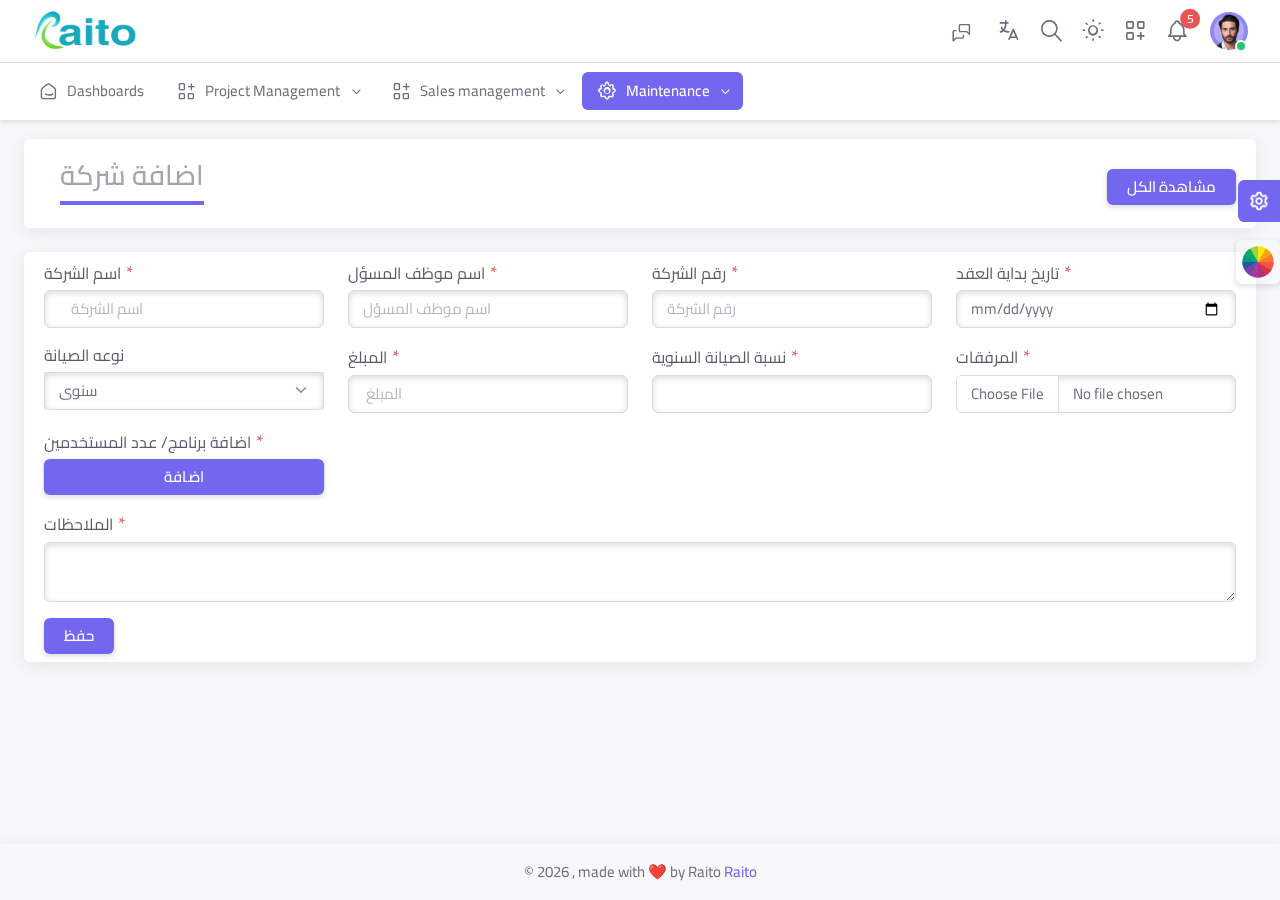
<file: Company-profile.html>
<!DOCTYPE html>


<html
  lang="en"
  class="light-style layout-menu-fixed layout-compact"
  dir="ltr"
  data-theme="theme-default"
  data-assets-path="./assets/"
  data-template="horizontal-menu-template">
  <head>
    <meta charset="utf-8" />
    <meta
      name="viewport"
      content="width=device-width, initial-scale=1.0, user-scalable=no, minimum-scale=1.0, maximum-scale=1.0" />

    <title>Admin Template</title>

    <meta name="description" content="" />

    <!-- Favicon -->
    <link rel="icon" type="image/x-icon" href="./assets/img/favicon/logo.png" />

    <!-- Fonts -->
    <link rel="preconnect" href="https://fonts.googleapis.com" />
    <link rel="preconnect" href="https://fonts.gstatic.com" crossorigin />
    <link
      href="https://fonts.googleapis.com/css2?family=Public+Sans:ital,wght@0,300;0,400;0,500;0,600;0,700;1,300;1,400;1,500;1,600;1,700&ampdisplay=swap"
      rel="stylesheet" />

    <!-- Icons -->
    <link rel="stylesheet" href="./assets/vendor/fonts/fontawesome.css" />
    <link rel="stylesheet" href="./assets/vendor/fonts/tabler-icons.css" />
    <link rel="stylesheet" href="./assets/vendor/fonts/flag-icons.css" />

    <!-- Core CSS -->
    <link rel="stylesheet" href="./assets/vendor/css/rtl/core.css" class="template-customizer-core-css" />
    <link rel="stylesheet" href="./assets/css/demo.css" />

    <!-- Vendors CSS -->
    <link rel="stylesheet" href="./assets/vendor/libs/node-waves/node-waves.css" />
    <link rel="stylesheet" href="./assets/vendor/libs/perfect-scrollbar/perfect-scrollbar.css" />
    <link rel="stylesheet" href="./assets/vendor/libs/typeahead-js/typeahead.css" />
    <link rel="stylesheet" href="./assets/vendor/libs/apex-charts/apex-charts.css" />
    <link rel="stylesheet" href="./assets/vendor/libs/bootstrap-select/bootstrap-select.css" />
    <link rel="stylesheet" href="./assets/vendor/libs/bs-stepper/bs-stepper.css" />
    <link rel="stylesheet" href="./assets/vendor/libs/select2/select2.css" />
    <link rel="stylesheet" href="./assets/vendor/libs/@form-validation/umd/styles/index.min.css" />

   
   
    <link rel="stylesheet" href="./assets/vendor/css/rtl/theme-default.css" class="template-customizer-theme-css" />
    <link rel="stylesheet" href="./assets/css/style.css" />
    <!-- Helpers -->
    <script src="./assets/vendor/js/helpers.js"></script>
    <!--! Template customizer & Theme config files MUST be included after core stylesheets and helpers.js in the <head> section -->
    <!--? Template customizer: To hide customizer set displayCustomizer value false in config.js.  -->
    <script src="./assets/vendor/js/template-customizer.js"></script>
    <!--? Config:  Mandatory theme config file contain global vars & default theme options, Set your preferred theme option in this file.  -->
    <script src="./assets/js/config.js"></script>
    <style>
      .select2-container--default *{
z-index: 100000000 !important;
      }
      .select2-selection__arrow{
        z-index: 100 !important;
      }
      .select-type .select2-container--default {
    z-index: 100000 !important;
}
    </style>
  </head>

  <body>
    <!-- Layout wrapper -->
    <div class="layout-wrapper layout-navbar-full layout-horizontal layout-without-menu">
      <div class="layout-container">
        <!-- Navbar -->
        <nav class="layout-navbar navbar navbar-expand-xl align-items-center bg-navbar-theme" id="layout-navbar">
          <div class="container-xxl">
            <div class="navbar-brand app-brand demo d-none d-xl-flex  py-0 me-4">
              <a href="index.html" class="app-brand-link gap-2">
                <span class="app-brand-logo demo">
                  <img src="./assets/img/favicon/logo.png"width="150" height="50"  alt="logo-brand">
            
                </span>
              </a>

              <a href="javascript:void(0);" class="layout-menu-toggle menu-link text-large ms-auto d-xl-none">
                <i class="ti ti-x ti-sm align-middle"></i>
              </a>
              
            </div>

            <div class="layout-menu-toggle navbar-nav align-items-xl-center me-3 me-xl-0 d-xl-none">
              <a class="nav-item nav-link px-0 me-xl-4" href="javascript:void(0)">
                <i class="ti ti-menu-2 ti-sm"></i>
              </a>
            </div>
            
           
            <div class="navbar-nav-right d-flex align-items-center flex-wrap" id="navbar-collapse">
              <ul class="navbar-nav flex-row align-items-center ms-auto">
                <!----->
              <!-- chat -->
              <li class="nav-item   me-2 me-xl-0">
                <a class="nav-link  hide-arrow" href="Chat.html" title="chat">
                  <i class="menu-icon tf-icons ti ti-messages"></i>
                </a>
                
              </li>
              <!--/ chat -->
            <!---->
                <!-- Language -->
                <li class="nav-item dropdown-language dropdown me-2 me-xl-0">
                  <a class="nav-link dropdown-toggle hide-arrow" href="javascript:void(0);" data-bs-toggle="dropdown">
                    <i class="ti ti-language rounded-circle ti-md"></i>
                  </a>
                  <ul class="dropdown-menu dropdown-menu-end">
                    <li>
                      <a class="dropdown-item" href="javascript:void(0);" data-language="en">
                        <span class="align-middle">English</span>
                      </a>
                    </li>
                    <li>
                      <a class="dropdown-item" href="javascript:void(0);" data-language="ar">
                        <span class="align-middle">Arabic</span>
                      </a>
                    </li>
                  
                   
                  </ul>
                </li>
                <!--/ Language -->

                <!-- Search -->
                <li class="nav-item navbar-search-wrapper me-2 me-xl-0">
                  <a class="nav-link search-toggler" href="javascript:void(0);">
                    <i class="ti ti-search ti-md"></i>
                  </a>
                </li>
                <!-- /Search -->

                <!-- Style Switcher -->
                <li class="nav-item dropdown-style-switcher dropdown me-2 me-xl-0">
                  <a class="nav-link dropdown-toggle hide-arrow" href="javascript:void(0);" data-bs-toggle="dropdown">
                    <i class="ti ti-md"></i>
                  </a>
                  <ul class="dropdown-menu dropdown-menu-end dropdown-styles">
                    <li>
                      <a class="dropdown-item" href="javascript:void(0);" data-theme="light">
                        <span class="align-middle"><i class="ti ti-sun me-2"></i>Light</span>
                      </a>
                    </li>
                    <li>
                      <a class="dropdown-item" href="javascript:void(0);" data-theme="dark">
                        <span class="align-middle"><i class="ti ti-moon me-2"></i>Dark</span>
                      </a>
                    </li>
                    <li>
                      <a class="dropdown-item" href="javascript:void(0);" data-theme="system">
                        <span class="align-middle"><i class="ti ti-device-desktop me-2"></i>System</span>
                      </a>
                    </li>
                  </ul>
                </li>
                <!-- / Style Switcher-->

                <!-- Quick links  -->
                <li class="nav-item dropdown-shortcuts navbar-dropdown dropdown me-2 me-xl-0">
                  <a
                    class="nav-link dropdown-toggle hide-arrow"
                    href="javascript:void(0);"
                    data-bs-toggle="dropdown"
                    data-bs-auto-close="outside"
                    aria-expanded="false">
                    <i class="ti ti-layout-grid-add ti-md"></i>
                  </a>
                  <div class="dropdown-menu dropdown-menu-end py-0">
                    <div class="dropdown-menu-header border-bottom">
                      <div class="dropdown-header d-flex align-items-center py-3">
                        <h5 class="text-body mb-0 me-auto">Shortcuts</h5>
                        <a
                          href="javascript:void(0)"
                          class="dropdown-shortcuts-add text-body"
                          data-bs-toggle="tooltip"
                          data-bs-placement="top"
                          title="Add shortcuts"
                          ><i class="ti ti-sm ti-apps"></i
                        ></a>
                      </div>
                    </div>
                    <div class="dropdown-shortcuts-list scrollable-container">
                      <div class="row row-bordered overflow-visible g-0">
                        <div class="dropdown-shortcuts-item col">
                          <span class="dropdown-shortcuts-icon rounded-circle mb-2">
                            <i class="ti ti-calendar fs-4"></i>
                          </span>
                          <a href="app-calendar.html" class="stretched-link">Calendar</a>
                          <small class="text-muted mb-0">Appointments</small>
                        </div>
                        <div class="dropdown-shortcuts-item col">
                          <span class="dropdown-shortcuts-icon rounded-circle mb-2">
                            <i class="ti ti-file-invoice fs-4"></i>
                          </span>
                          <a href="app-invoice-list.html" class="stretched-link">Invoice App</a>
                          <small class="text-muted mb-0">Manage Accounts</small>
                        </div>
                      </div>
                      <div class="row row-bordered overflow-visible g-0">
                        <div class="dropdown-shortcuts-item col">
                          <span class="dropdown-shortcuts-icon rounded-circle mb-2">
                            <i class="ti ti-users fs-4"></i>
                          </span>
                          <a href="app-user-list.html" class="stretched-link">User App</a>
                          <small class="text-muted mb-0">Manage Users</small>
                        </div>
                        <div class="dropdown-shortcuts-item col">
                          <span class="dropdown-shortcuts-icon rounded-circle mb-2">
                            <i class="ti ti-lock fs-4"></i>
                          </span>
                          <a href="app-access-roles.html" class="stretched-link">Role Management</a>
                          <small class="text-muted mb-0">Permission</small>
                        </div>
                      </div>
                      <div class="row row-bordered overflow-visible g-0">
                        <div class="dropdown-shortcuts-item col">
                          <span class="dropdown-shortcuts-icon rounded-circle mb-2">
                            <i class="ti ti-chart-bar fs-4"></i>
                          </span>
                          <a href="index.html" class="stretched-link">Dashboard</a>
                          <small class="text-muted mb-0">User Profile</small>
                        </div>
                        <div class="dropdown-shortcuts-item col">
                          <span class="dropdown-shortcuts-icon rounded-circle mb-2">
                            <i class="ti ti-settings fs-4"></i>
                          </span>
                          <a href="pages-account-settings-account.html" class="stretched-link">Setting</a>
                          <small class="text-muted mb-0">Account Settings</small>
                        </div>
                      </div>
                      <div class="row row-bordered overflow-visible g-0">
                        <div class="dropdown-shortcuts-item col">
                          <span class="dropdown-shortcuts-icon rounded-circle mb-2">
                            <i class="ti ti-help fs-4"></i>
                          </span>
                          <a href="pages-faq.html" class="stretched-link">FAQs</a>
                          <small class="text-muted mb-0">FAQs & Articles</small>
                        </div>
                        <div class="dropdown-shortcuts-item col">
                          <span class="dropdown-shortcuts-icon rounded-circle mb-2">
                            <i class="ti ti-square fs-4"></i>
                          </span>
                          <a href="modal-examples.html" class="stretched-link">Modals</a>
                          <small class="text-muted mb-0">Useful Popups</small>
                        </div>
                      </div>
                    </div>
                  </div>
                </li>
                <!-- Quick links -->

                <!-- Notification -->
                <li class="nav-item dropdown-notifications navbar-dropdown dropdown me-3 me-xl-1">
                  <a
                    class="nav-link dropdown-toggle hide-arrow"
                    href="javascript:void(0);"
                    data-bs-toggle="dropdown"
                    data-bs-auto-close="outside"
                    aria-expanded="false">
                    <i class="ti ti-bell ti-md"></i>
                    <span class="badge bg-danger rounded-pill badge-notifications text-bg-danger">5</span>
                  </a>
                  <ul class="dropdown-menu dropdown-menu-end py-0">
                    <li class="dropdown-menu-header border-bottom">
                      <div class="dropdown-header d-flex align-items-center py-3">
                        <h5 class="text-body mb-0 me-auto">Notification</h5>
                        <a
                          href="javascript:void(0)"
                          class="dropdown-notifications-all text-body"
                          data-bs-toggle="tooltip"
                          data-bs-placement="top"
                          title="Mark all as read"
                          ><i class="ti ti-mail-opened fs-4"></i
                        ></a>
                      </div>
                    </li>
                    <li class="dropdown-notifications-list scrollable-container">
                      <ul class="list-group list-group-flush">
                        <li class="list-group-item list-group-item-action dropdown-notifications-item">
                          <div class="d-flex">
                            <div class="flex-shrink-0 me-3">
                              <div class="avatar">
                                <img src="./assets/img/avatars/1.png" alt class="h-auto rounded-circle" />
                              </div>
                            </div>
                            <div class="flex-grow-1">
                              <h6 class="mb-1">Congratulation Lettie 🎉</h6>
                              <p class="mb-0">Won the monthly best seller gold badge</p>
                              <small class="text-muted">1h ago</small>
                            </div>
                            <div class="flex-shrink-0 dropdown-notifications-actions">
                              <a href="javascript:void(0)" class="dropdown-notifications-read"
                                ><span class="badge badge-dot"></span
                              ></a>
                              <a href="javascript:void(0)" class="dropdown-notifications-archive"
                                ><span class="ti ti-x"></span
                              ></a>
                            </div>
                          </div>
                        </li>
                        <li class="list-group-item list-group-item-action dropdown-notifications-item">
                          <div class="d-flex">
                            <div class="flex-shrink-0 me-3">
                              <div class="avatar">
                                <span class="avatar-initial rounded-circle bg-label-danger">CF</span>
                              </div>
                            </div>
                            <div class="flex-grow-1">
                              <h6 class="mb-1">Charles Franklin</h6>
                              <p class="mb-0">Accepted your connection</p>
                              <small class="text-muted">12hr ago</small>
                            </div>
                            <div class="flex-shrink-0 dropdown-notifications-actions">
                              <a href="javascript:void(0)" class="dropdown-notifications-read"
                                ><span class="badge badge-dot"></span
                              ></a>
                              <a href="javascript:void(0)" class="dropdown-notifications-archive"
                                ><span class="ti ti-x"></span
                              ></a>
                            </div>
                          </div>
                        </li>
                        <li class="list-group-item list-group-item-action dropdown-notifications-item marked-as-read">
                          <div class="d-flex">
                            <div class="flex-shrink-0 me-3">
                              <div class="avatar">
                                <img src="./assets/img/avatars/2.png" alt class="h-auto rounded-circle" />
                              </div>
                            </div>
                            <div class="flex-grow-1">
                              <h6 class="mb-1">New Message ✉️</h6>
                              <p class="mb-0">You have new message from Natalie</p>
                              <small class="text-muted">1h ago</small>
                            </div>
                            <div class="flex-shrink-0 dropdown-notifications-actions">
                              <a href="javascript:void(0)" class="dropdown-notifications-read"
                                ><span class="badge badge-dot"></span
                              ></a>
                              <a href="javascript:void(0)" class="dropdown-notifications-archive"
                                ><span class="ti ti-x"></span
                              ></a>
                            </div>
                          </div>
                        </li>
                        <li class="list-group-item list-group-item-action dropdown-notifications-item">
                          <div class="d-flex">
                            <div class="flex-shrink-0 me-3">
                              <div class="avatar">
                                <span class="avatar-initial rounded-circle bg-label-success"
                                  ><i class="ti ti-shopping-cart"></i
                                ></span>
                              </div>
                            </div>
                            <div class="flex-grow-1">
                              <h6 class="mb-1">Whoo! You have new order 🛒</h6>
                              <p class="mb-0">ACME Inc. made new order $1,154</p>
                              <small class="text-muted">1 day ago</small>
                            </div>
                            <div class="flex-shrink-0 dropdown-notifications-actions">
                              <a href="javascript:void(0)" class="dropdown-notifications-read"
                                ><span class="badge badge-dot"></span
                              ></a>
                              <a href="javascript:void(0)" class="dropdown-notifications-archive"
                                ><span class="ti ti-x"></span
                              ></a>
                            </div>
                          </div>
                        </li>
                        <li class="list-group-item list-group-item-action dropdown-notifications-item marked-as-read">
                          <div class="d-flex">
                            <div class="flex-shrink-0 me-3">
                              <div class="avatar">
                                <img src="./assets/img/avatars/9.png" alt class="h-auto rounded-circle" />
                              </div>
                            </div>
                            <div class="flex-grow-1">
                              <h6 class="mb-1">Application has been approved 🚀</h6>
                              <p class="mb-0">Your ABC project application has been approved.</p>
                              <small class="text-muted">2 days ago</small>
                            </div>
                            <div class="flex-shrink-0 dropdown-notifications-actions">
                              <a href="javascript:void(0)" class="dropdown-notifications-read"
                                ><span class="badge badge-dot"></span
                              ></a>
                              <a href="javascript:void(0)" class="dropdown-notifications-archive"
                                ><span class="ti ti-x"></span
                              ></a>
                            </div>
                          </div>
                        </li>
                        <li class="list-group-item list-group-item-action dropdown-notifications-item marked-as-read">
                          <div class="d-flex">
                            <div class="flex-shrink-0 me-3">
                              <div class="avatar">
                                <span class="avatar-initial rounded-circle bg-label-success"
                                  ><i class="ti ti-chart-pie"></i
                                ></span>
                              </div>
                            </div>
                            <div class="flex-grow-1">
                              <h6 class="mb-1">Monthly report is generated</h6>
                              <p class="mb-0">July monthly financial report is generated</p>
                              <small class="text-muted">3 days ago</small>
                            </div>
                            <div class="flex-shrink-0 dropdown-notifications-actions">
                              <a href="javascript:void(0)" class="dropdown-notifications-read"
                                ><span class="badge badge-dot"></span
                              ></a>
                              <a href="javascript:void(0)" class="dropdown-notifications-archive"
                                ><span class="ti ti-x"></span
                              ></a>
                            </div>
                          </div>
                        </li>
                        <li class="list-group-item list-group-item-action dropdown-notifications-item marked-as-read">
                          <div class="d-flex">
                            <div class="flex-shrink-0 me-3">
                              <div class="avatar">
                                <img src="./assets/img/avatars/5.png" alt class="h-auto rounded-circle" />
                              </div>
                            </div>
                            <div class="flex-grow-1">
                              <h6 class="mb-1">Send connection request</h6>
                              <p class="mb-0">Peter sent you connection request</p>
                              <small class="text-muted">4 days ago</small>
                            </div>
                            <div class="flex-shrink-0 dropdown-notifications-actions">
                              <a href="javascript:void(0)" class="dropdown-notifications-read"
                                ><span class="badge badge-dot"></span
                              ></a>
                              <a href="javascript:void(0)" class="dropdown-notifications-archive"
                                ><span class="ti ti-x"></span
                              ></a>
                            </div>
                          </div>
                        </li>
                        <li class="list-group-item list-group-item-action dropdown-notifications-item">
                          <div class="d-flex">
                            <div class="flex-shrink-0 me-3">
                              <div class="avatar">
                                <img src="./assets/img/avatars/6.png" alt class="h-auto rounded-circle" />
                              </div>
                            </div>
                            <div class="flex-grow-1">
                              <h6 class="mb-1">New message from Jane</h6>
                              <p class="mb-0">Your have new message from Jane</p>
                              <small class="text-muted">5 days ago</small>
                            </div>
                            <div class="flex-shrink-0 dropdown-notifications-actions">
                              <a href="javascript:void(0)" class="dropdown-notifications-read"
                                ><span class="badge badge-dot"></span
                              ></a>
                              <a href="javascript:void(0)" class="dropdown-notifications-archive"
                                ><span class="ti ti-x"></span
                              ></a>
                            </div>
                          </div>
                        </li>
                        <li class="list-group-item list-group-item-action dropdown-notifications-item marked-as-read">
                          <div class="d-flex">
                            <div class="flex-shrink-0 me-3">
                              <div class="avatar">
                                <span class="avatar-initial rounded-circle bg-label-warning"
                                  ><i class="ti ti-alert-triangle"></i
                                ></span>
                              </div>
                            </div>
                            <div class="flex-grow-1">
                              <h6 class="mb-1">CPU is running high</h6>
                              <p class="mb-0">CPU Utilization Percent is currently at 88.63%,</p>
                              <small class="text-muted">5 days ago</small>
                            </div>
                            <div class="flex-shrink-0 dropdown-notifications-actions">
                              <a href="javascript:void(0)" class="dropdown-notifications-read"
                                ><span class="badge badge-dot"></span
                              ></a>
                              <a href="javascript:void(0)" class="dropdown-notifications-archive"
                                ><span class="ti ti-x"></span
                              ></a>
                            </div>
                          </div>
                        </li>
                      </ul>
                    </li>
                    <li class="dropdown-menu-footer border-top">
                      <a
                        href="javascript:void(0);"
                        class="dropdown-item d-flex justify-content-center text-primary p-2 h-px-40 mb-1 align-items-center">
                        View all notifications
                      </a>
                    </li>
                  </ul>
                </li>
                <!--/ Notification -->

                <!-- User -->
                <li class="nav-item navbar-dropdown dropdown-user dropdown">
                  <a class="nav-link dropdown-toggle hide-arrow" href="javascript:void(0);" data-bs-toggle="dropdown">
                    <div class="avatar avatar-online">
                      <img src="./assets/img/avatars/1.png" alt class="h-auto rounded-circle" />
                    </div>
                  </a>
                  <ul class="dropdown-menu dropdown-menu-end">
                    <li>
                      <a class="dropdown-item" href="pages-account-settings-account.html">
                        <div class="d-flex">
                          <div class="flex-shrink-0 me-3">
                            <div class="avatar avatar-online">
                              <img src="./assets/img/avatars/1.png" alt class="h-auto rounded-circle" />
                            </div>
                          </div>
                          <div class="flex-grow-1">
                            <span class="fw-medium d-block">John Doe</span>
                            <small class="text-muted">Admin</small>
                          </div>
                        </div>
                      </a>
                    </li>
                    <li>
                      <div class="dropdown-divider"></div>
                    </li>
                    <li>
                      <a class="dropdown-item" href="pages-profile-user.html">
                        <i class="ti ti-user-check me-2 ti-sm"></i>
                        <span class="align-middle">My Profile</span>
                      </a>
                    </li>
                 
                    <li>
                      <a class="dropdown-item" href="Personal-tasks.html">
                        <i class="ti ti-settings me-2 ti-sm"></i>
                        <span class="align-middle" data-i18n="tasks">المهام الشخصية</span>
                      </a>
                    </li>
                    <li>
                      <a class="dropdown-item" href="Chat.html">
                        <i class="ti ti-settings me-2 ti-sm"></i>
                        <span class="align-middle"data-i18n="Chat">الدردشة</span>
                      </a>
                    </li>
                    <li>
                      <a class="dropdown-item" href="auth-login-cover.html" target="_blank">
                        <i class="ti ti-logout me-2 ti-sm"></i>
                        <span class="align-middle">Log Out</span>
                      </a>
                    </li>
                  </ul>
                </li>
                <!--/ User -->
              </ul>
            </div>

            <!-- Search Small Screens -->
            <div class="navbar-search-wrapper search-input-wrapper container-xxl d-none">
              <input
                type="text"
                class="form-control search-input border-0"
                placeholder="Search..."
                aria-label="Search..." />
              <i class="ti ti-x ti-sm search-toggler cursor-pointer"></i>
            </div>
            
          </div>
        </nav>
        <!-- / Navbar -->
        <!-- Layout container -->
        <div class="layout-page">
          <!-- Content wrapper -->
          <div class="content-wrapper">
            <!-- Menu -->
              <aside id="layout-menu" class="layout-menu-horizontal menu-horizontal menu bg-menu-theme flex-grow-0">
                <div class="container-xxl d-flex h-100">
                  <ul class="menu-inner">
                    <!-- Dashboards -->
                    <li class="menu-item">
                      <a href="index.html" class="menu-link ">
                        <i class="menu-icon tf-icons ti ti-smart-home"></i>
                        <div data-i18n="Dashboards">Dashboards</div>
                      </a>
                    
                    </li>

                    <!--  Project Management  -->
                    <li class="menu-item">
                      <a href="javascript:void(0)" class="menu-link menu-toggle">
                        <i class="menu-icon tf-icons ti ti-apps"></i>
                        <div data-i18n=" Project Management ">ادارة مشروع
                        </div>
                      </a>

                      <ul class="menu-sub">
                        <li class="menu-item ">
                          <a href=" ProjectsList.html" class="menu-link">
                            <i class="menu-icon tf-icons ti ti-menu-2"></i>
                            <div data-i18n=" Projects List "> قائمة المشاريع
                            </div>
                          </a>
                   
                        </li>
                     
                        <li class="menu-item">
                          <a href="CreateProject.html" class="menu-link" target="_blank">
                            <i class="menu-icon tf-icons ti ti-layout-distribute-vertical"></i>
                            <div data-i18n="CreateProject">  إنشاء مشروع
                            </div>
                          </a>
                        </li>
                        <li class="menu-item">
                          <a href="Teams.html" class="menu-link">
                            <i class="menu-icon tf-icons ti ti-maximize"></i>
                            <div data-i18n="Teams">  فريق العمل</div>
                          </a>
                        </li>
                        <li class="menu-item">
                          <a href="Tasks.html" class="menu-link">
                            <i class="menu-icon tf-icons ti ti-arrows-maximize"></i>
                            <div data-i18n=" Tasks"> مهام </div>
                          </a>
                        </li>
                       
                      </ul>
                    </li>
                    
                   <!--  sales-->
                   <li class="menu-item">
                    <a href="javascript:void(0)" class="menu-link menu-toggle">
                      <i class="menu-icon tf-icons ti ti-apps"></i>
                      <div data-i18n=" Sales management">ادارة المبيعات
                      </div>
                    </a>

                    <ul class="menu-sub">
                      <li class="menu-item ">
                        <a href="./sales/Input-files.html" class="menu-link">
                          <i class="menu-icon tf-icons ti ti-menu-2"></i>
                          <div data-i18n="Input files "> ادخال ملفات
                          </div>
                        </a>
                 
                      </li>
                   
                      <li class="menu-item">
                        <a href="./sales/File-distribution.html" class="menu-link" target="_blank">
                          <i class="menu-icon tf-icons ti ti-layout-distribute-vertical"></i>
                          <div data-i18n="File-distribution"> توزيع الملفات
                          </div>
                        </a>
                      </li>
                      <li class="menu-item">
                        <a href="./sales/sales.html" class="menu-link">
                          <i class="menu-icon tf-icons ti ti-maximize"></i>
                          <div data-i18n="sales">   مبيعات</div>
                        </a>
                      </li>
                      <li class="menu-item">
                        <a href="./sales/Received files.html" class="menu-link">
                          <i class="menu-icon tf-icons ti ti-arrows-maximize"></i>
                          <div data-i18n=" Received files"> ملفات مستلمة </div>
                        </a>
                      </li>
                     
                    </ul>
                  </li>
                    <!--  Maintenance  -->
                    <li class="menu-item active">
                      <a href="javascript:void(0)" class="menu-link menu-toggle">
                        <i class="menu-icon tf-icons ti ti-settings"></i>
                        <div data-i18n=" Maintenance "> 
                          الصيانة
                        </div>
                      </a>

                      <ul class="menu-sub">
                        <li class="menu-item active">
                          <a href="Company-profile.html" class="menu-link">
                            <i class="menu-icon tf-icons ti ti-file"></i>
                            <div data-i18n="Company profile">  
                              ملف الشركة
                            </div>
                          </a>

                        </li>
                    
                        <li class="menu-item">
                          <a href="Annual-maintenance.html" class="menu-link" target="_blank">
                            <i class="menu-icon tf-icons ti ti-settings"></i>
                            <div data-i18n="Annual maintenance">   
                              صيانه السنوية
                            </div>
                          </a>
                        </li>
                       
                      
                      </ul>
                    </li>
                  </ul>
                </div>
              </aside>
            <!-- / Menu -->
            <!-- Content -->
           
            <div class="container-xxl flex-grow-1 container-p-y">
                <div class="card comonent-hader-top">
                  <div class="card-body py-2 px-md-2 px-2 card-widget-separator">
                    <div class="row mx-0 d-flex flex-wrap  justify-content-between   align-items-center pt-2">
                      <div class="col col-md-8 col-12  mb-md-4 mb-2 ">
                        <strong class="py-md-3 px-md-3 text-title-hadeer text-tilte-b"><span class="text-muted fw-medium"> اضافة شركة</span>  </strong>


                      </div>
                      <div class="col text-end">
                        <a href="Annual-maintenance.html" class="btn btn-primary waves-effect waves-light btn-add"> مشاهدة الكل</a>
      
                      </div>
                    </div>
                    
                  </div>
                
              </div>
              <div class="card comonent-hader-top p-2 mt-4">
                 <form class="row mx-0">
                    <div class="mb-3 col-md-3 col-12">
                      <label for="name-compony" class="form-label">    اسم الشركة<span class="start-form">*</span></label>
                      <input type="text" class="form-control" id="name-compony" placeholder="    اسم الشركة ">
                    </div>
                    <div class="mb-3 col-md-3 col-12">
                      <label for="name-employee" class="form-label">    اسم موظف المسؤل<span class="start-form">*</span></label>
                      <input type="text" class="form-control" id="name-employee" placeholder="اسم موظف المسؤل ">
                    </div>
                    <div class="mb-3 col-md-3 col-12">
                      <label for="date-phone" class="form-label"> رقم الشركة<span class="start-form">*</span></label>
                      <input type="tel" class="form-control" id="date-phone" placeholder="رقم الشركة">
                    </div>
                    <div class="mb-3 col-md-3 col-12">
                      <label for="date-start" class="form-label">      تاريخ بداية العقد<span class="start-form">*</span></label>
                      <input type="date" class="form-control" id="date-start">
                    </div>
                  
                   
                  
                    <div class="col-md-3 mb-3 col-12">
                      <label class="form-label" for="Maintenance-type"> نوعه الصيانة</label>
                      <select class="select2 from-select select-type" id="Maintenance-type">
                        <option > سنوى </option>
                        <option >شهرى  </option>
  
                        <option>  شامل</option>
                  
                      </select>
                    </div>
                  
                    <div class="mb-3 col-md-3 col-12">
                      <label for="date-number" class="form-label">  المبلغ<span class="start-form">*</span></label>
                      <input type="number" class="form-control" id="date-number" placeholder=" المبلغ">
                    </div>
                   
                    <div class="mb-3 col-md-3 col-12">
                      <label for="rate" class="form-label">   نسبة الصيانة السنوية<span class="start-form">*</span></label>
                      <input type="number" class="form-control" id="rate">
                    </div>
                   
                    <div class="mb-3 col-md-3 col-12">
                      <label for="file-user" class="form-label">   المرفقات<span class="start-form">*</span></label>
                      <input type="file" class="form-control" id="file-user">
                    </div>
                    <div class="mb-3 col-md-3 col-12">
                      <label for="file-user" class="form-label">   اضافة برنامج/ عدد المستخدمين<span class="start-form">*</span></label>
                      <button type="button" class="btn btn-primary w-100" data-bs-toggle="modal" data-bs-target="#exampleModal">
                        اضافة 
                      </button>
                    </div>
                    <div class="mb-3 col-md-12 col-12">
                      <label for="condetion" class="form-label">     الملاحظات<span class="start-form">*</span></label>
                      <textarea type="text" class="form-control" id="condetion" rows="2"></textarea>
                    </div>
                    <div class="col-12">
                           
                      <button class="btn btn-primary btn-next waves-effect waves-light" type="submit">
                        حفظ
                        
                      </button>
                    </div>
                      <!-- Modal -->
                      <div class="modal fade" id="exampleModal" tabindex="-1" aria-labelledby="exampleModalLabel" aria-hidden="true">
                    <div class="modal-dialog">
                      <div class="modal-content">
                        <div class="modal-header">
                          <h1 class="modal-title fs-5" id="exampleModalLabel">اضافة البرنامج / عدد المستخدين</h1>
                          <button type="button" class="btn-close" data-bs-dismiss="modal" aria-label="Close"></button>
                        </div>
                        <div class="modal-body">
                          <div class="table-responsive text-nowrap rounded card-datatable pt-4 pb-4">

                            <table class="table table-bordered table-hover rounded tabel-table" id="my-table">
                              <thead class="table-light">
                                <tr class="fw-bold text-center">
                              
                                  <th class="fw-bold">  اسم البرنامج</th>

                                  <th class="fw-bold"> عدد المستخدمين</th>
                                  

                                  <th class="fw-bold px-1"> Actions</th>
                                </tr>
                              </thead>
                              <tbody class="table-border-bottom-0">
                                <tr>

                                  <td class="w-100"> 
                                    <select id="select-p" class="select2 form-select" data-allow-clear="true">
                                      <option value="AK">   برنامج المقاولات</option>
                                      <option value="HI">المحاسبة العامة</option>
                                      <option value="CA">الضراب</option>
                                      <option value="NV">شون قانونية</option>
                                  
                                    </select>
                                  </td>
                                  

                                  <td>
                                    <input type="number"  class="form-control">   

                                  </td>

                                  <td class="d-flex justify-content-center">
                                    <a class="bg-primary text-bg-primary p-1 d-flex align-items-center justify-content-center  rounded add-row" href="javascript:void(0);" title="اضافة">
                                      <i class="fa-solid fa-plus fs-5"></i>
                                    </a>
                                  </td>
                                </tr>
                              </tbody>
                          
                            </table>
                           
                            <div>
                           


                            </div>

                          </div>
                          
                                
                            </div>
                          
                          </div> 
                          
                        </div>
                        
                      </div>
                    </div>
                  </div>
                 </form>
              </div>
                 
            </div>
        
            
            <!-- Footer -->
            <footer class="content-footer footer bg-footer-theme">
              <div class="container-xxl">
                <div
                  class="footer-container d-flex align-items-center justify-content-center py-2 flex-md-row flex-column">
                  <div>
                    ©
                    <script>
                      document.write(new Date().getFullYear());
                    </script>
                    , made with ❤️ by Raito <a href="#" target="_blank" class="fw-medium">Raito</a>
                  </div>
            
                </div>
              </div>
            </footer>
            <!-- / Footer -->

            <div class="content-backdrop fade"></div>
          </div>
          <!--/ Content wrapper -->
        </div>

        <!--/ Layout container -->
      </div>
    </div>
  <!--color-->
  
  <div class="compoent-color position-fixed">
    <div class="back">
         <div class="dropdown">

              <button class="btn  btn-btn d-flex mx-0 justify-content-between dropbtn" type="button" onclick="myFunction()" id="myDIV" >
                   
                   <span class="span-i">
                        <img src="./assets/img/icons/color-wheel.png" alt="platte">

                   </span>
              </button>
             
         </div>
         <div  id="myDropdown" class="dropdown-content dropdown-menu">
          <div class="d-flex align-items-center flex-wrap">

              <div id="theme-picker-section" class="example-section"@change="updateTheme">      
            
                <input type="radio" name="theme" value="blue" checked="true">
                <input type="radio" name="theme" value="grey">
                <input type="radio" name="theme" value="green">
                <input type="radio" name="theme" value="Brown">
                <input type="radio" name="theme" value="orange">
                <input type="radio" name="theme" value="red">
              
              </div>
          </div>
         </div>
    </div>
    
</div>
    <!-- Overlay -->
    <div class="layout-overlay layout-menu-toggle"></div>

    <!-- Drag Target Area To SlideIn Menu On Small Screens -->
    <div class="drag-target"></div>

    <!--/ Layout wrapper -->
    <!-- Core JS -->
    <!-- build:js assets/vendor/js/core.js -->

    <script src="./assets/vendor/libs/jquery/jquery.js"></script>
    <script src="./assets/vendor/libs/popper/popper.js"></script>
    <script src="./assets/vendor/js/bootstrap.js"></script>
    <script src="./assets/vendor/libs/node-waves/node-waves.js"></script>
    <script src="./assets/vendor/libs/perfect-scrollbar/perfect-scrollbar.js"></script>
    <script src="./assets/vendor/libs/hammer/hammer.js"></script>
    <script src="./assets/vendor/libs/i18n/i18n.js"></script>
    <script src="./assets/vendor/libs/typeahead-js/typeahead.js"></script>
    <script src="./assets/vendor/js/menu.js"></script>

    <!-- endbuild -->

    <!-- Vendors JS -->
    <script src="./assets/vendor/js/dropdown-hover.js"></script>
    <script src="./assets/vendor/js/mega-dropdown.js"></script>
    <script src="./assets/vendor/libs/apex-charts/apexcharts.js"></script>
    <script src="./assets/vendor/libs/select2/select2.js"></script>
    <script src="./assets/vendor/libs/bootstrap-select/bootstrap-select.js"></script>
    <!-- <script src="./assets/vendor/libs/jquery-repeater/jquery-repeater.js"></script> -->
    <script src="./assets/vendor/libs/bs-stepper/bs-stepper.js"></script>
    <script src="./assets/vendor/libs/@form-validation/umd/bundle/popular.min.js"></script>
    <script src="./assets/vendor/libs/@form-validation/umd/plugin-bootstrap5/index.min.js"></script>
    <script src="./assets/vendor/libs/@form-validation/umd/plugin-auto-focus/index.min.js"></script>

    <!-- Vendors JS -->
  

    
    <!-- Main JS -->
    <script src="./assets/js/main.js"></script>

    <!-- Page JS -->

    <script src="./assets/js/ui-navbar.js"></script>
     <!-- Page JS -->
     <script src="./assets/js/charts-apex.js"></script>
     <script src="./assets/js/cards-advance.js"></script>
     <script src="./assets/js/forms-selects.js"></script>

     <script src="./assets/vendor/js/chart.js"></script>
     <script src="./assets/js/dashboards-crm.js"></script>
     <script>
      $(document).ready(function () {
  // Initialize select2 for the existing dropdowns
  $('.select2').select2();

  // Add new row when plus button is clicked
  $('#my-table').on('click', '.add-row', function () {
    var newRow = `
    <tr>
       <td class="w-30"> 
          <select id="select-name-acount" class="select2 form-select" data-allow-clear="true">
                                        <option value="AK">   برنامج المقاولات</option>
                                        <option value="HI">المحاسبة العامة</option>
                                        <option value="CA">الضراب</option>
                                        <option value="NV">شون قانونية</option>
                                    
                                      </select>                            
      </td>
                                  
    <td>
           <input type="number"  class="form-control">   

      </td>
                              
        
        <td class="d-flex justify-content-center">
          <a class="bg-danger text-bg-danger  p-1 d-flex align-items-center justify-content-center rounded delete-row" href="javascript:void(0);" title="حذف">
            <i class="fa-solid fa-trash fs-5"></i>
          </a>
        </td>
      </tr>`;

    // Append the new row
    $('#my-table tbody').append(newRow);

    // Reinitialize select2 for the new dropdown
    $('.select2').select2();
  });

  // Delete row when delete button is clicked
  $('#my-table').on('click', '.delete-row', function () {
    $(this).closest('tr').remove();
  });
});

    </script>
  </body>
</html>
</file>
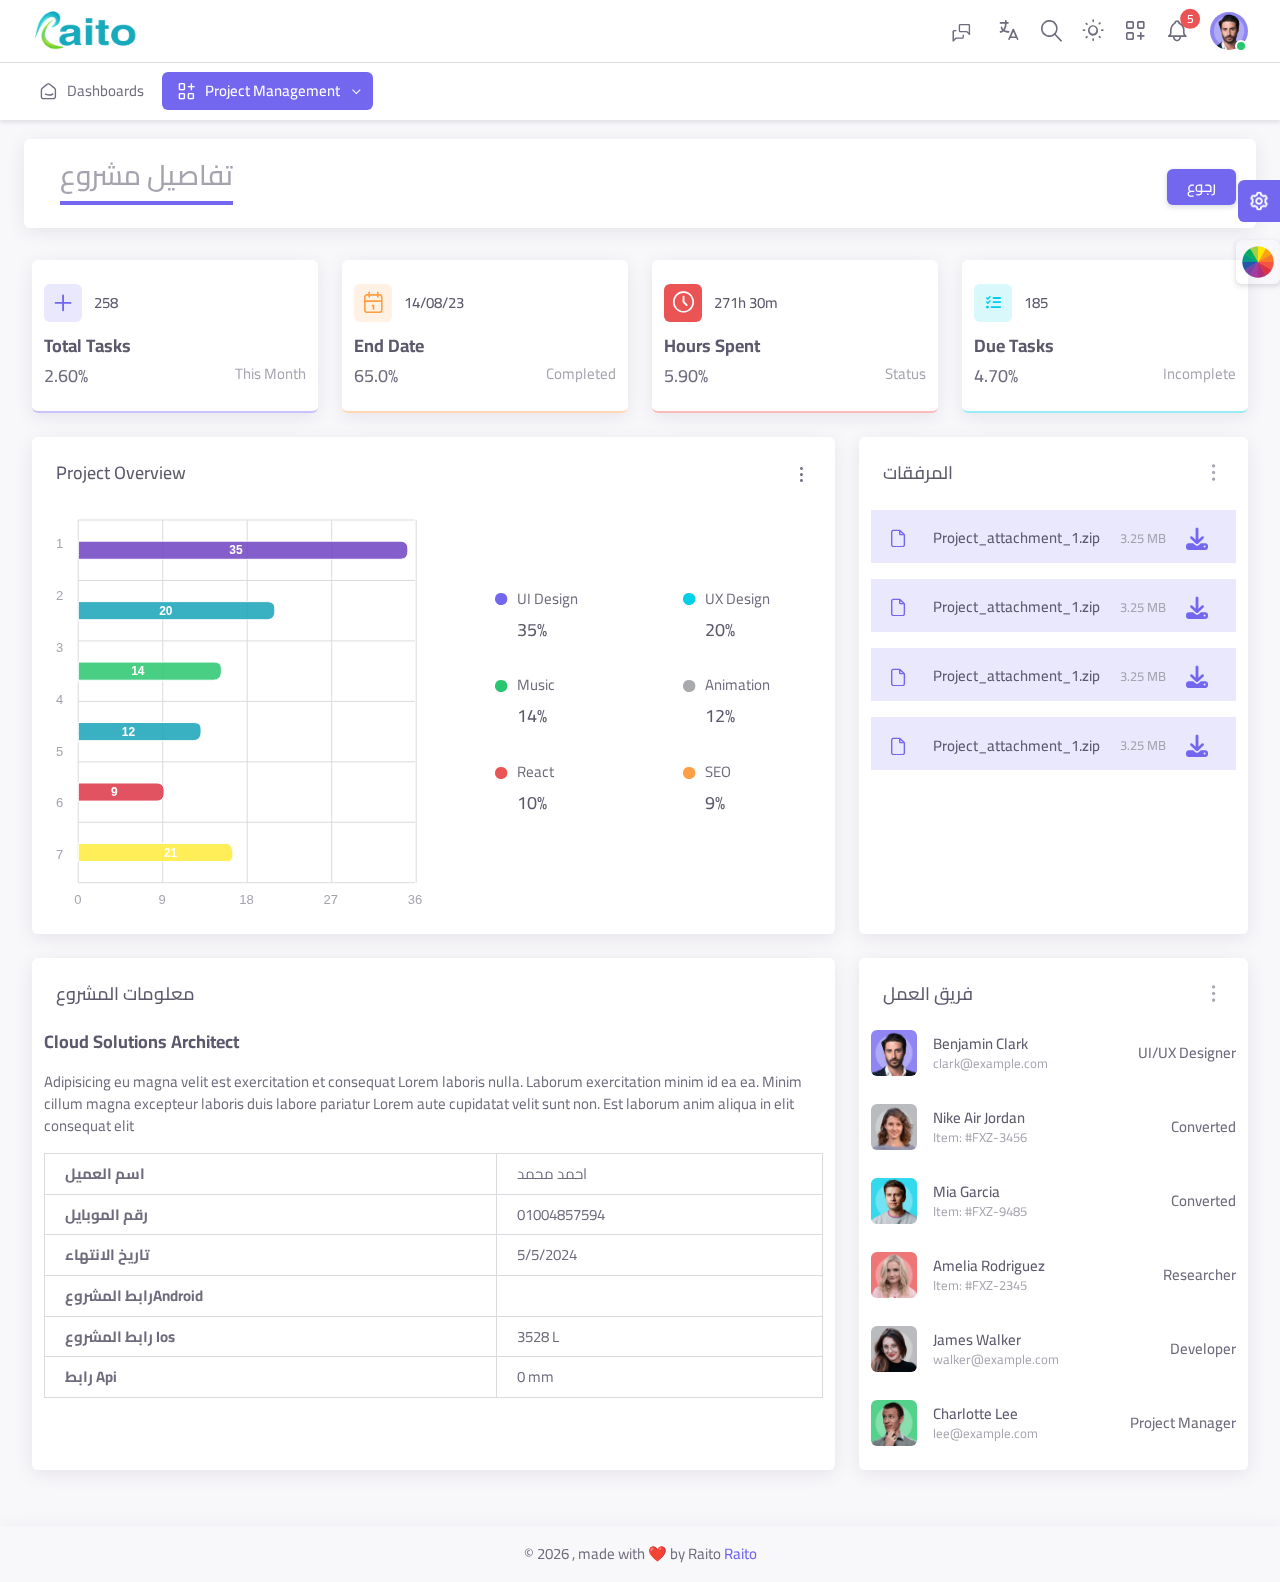
<file: ProjectDetails.html>
<!DOCTYPE html>


<html
  lang="en"
  class="light-style layout-menu-fixed layout-compact"
  dir="ltr"
  data-theme="theme-default"
  data-assets-path="./assets/"
  data-template="horizontal-menu-template">
  <head>
    <meta charset="utf-8" />
    <meta
      name="viewport"
      content="width=device-width, initial-scale=1.0, user-scalable=no, minimum-scale=1.0, maximum-scale=1.0" />

    <title>Admin Template</title>

    <meta name="description" content="" />

    <!-- Favicon -->
    <link rel="icon" type="image/x-icon" href="./assets/img/favicon/logo.png" />

    <!-- Fonts -->
    <link rel="preconnect" href="https://fonts.googleapis.com" />
    <link rel="preconnect" href="https://fonts.gstatic.com" crossorigin />
    <link
      href="https://fonts.googleapis.com/css2?family=Public+Sans:ital,wght@0,300;0,400;0,500;0,600;0,700;1,300;1,400;1,500;1,600;1,700&ampdisplay=swap"
      rel="stylesheet" />

    <!-- Icons -->
    <link rel="stylesheet" href="./assets/vendor/fonts/fontawesome.css" />
    <link rel="stylesheet" href="./assets/vendor/fonts/tabler-icons.css" />
    <link rel="stylesheet" href="./assets/vendor/fonts/flag-icons.css" />

    <!-- Core CSS -->
    <link rel="stylesheet" href="./assets/vendor/css/rtl/core.css" class="template-customizer-core-css" />
    <link rel="stylesheet" href="./assets/vendor/css/rtl/theme-default.css" class="template-customizer-theme-css" />

    <link rel="stylesheet" href="./assets/css/demo.css" />

    <!-- Vendors CSS -->
    <link rel="stylesheet" href="./assets/vendor/libs/node-waves/node-waves.css" />
    <link rel="stylesheet" href="./assets/vendor/libs/perfect-scrollbar/perfect-scrollbar.css" />
    <link rel="stylesheet" href="./assets/vendor/libs/typeahead-js/typeahead.css" />
    <link rel="stylesheet" href="./assets/vendor/libs/apex-charts/apex-charts.css" />

   
   
    <link rel="stylesheet" href="./assets/css/style.css" />
    <!-- Helpers -->
    <script src="./assets/vendor/js/helpers.js"></script>
    <!--! Template customizer & Theme config files MUST be included after core stylesheets and helpers.js in the <head> section -->
    <!--? Template customizer: To hide customizer set displayCustomizer value false in config.js.  -->
    <script src="./assets/vendor/js/template-customizer.js"></script>
    <!--? Config:  Mandatory theme config file contain global vars & default theme options, Set your preferred theme option in this file.  -->
    <script src="./assets/js/config.js"></script>
  </head>
 
  
  <body>
    <!-- Layout wrapper -->
    <div class="layout-wrapper layout-navbar-full layout-horizontal layout-without-menu">
      <div class="layout-container">
        <!-- Navbar -->
        <nav class="layout-navbar navbar navbar-expand-xl align-items-center bg-navbar-theme" id="layout-navbar">
          <div class="container-xxl">
            <div class="navbar-brand app-brand demo d-none d-xl-flex  py-0 me-4">
              <a href="index.html" class="app-brand-link gap-2">
                <span class="app-brand-logo demo">
                  <img src="./assets/img/favicon/logo.png"width="150" height="50"  alt="logo-brand">
            
                </span>
              </a>

              <a href="javascript:void(0);" class="layout-menu-toggle menu-link text-large ms-auto d-xl-none">
                <i class="ti ti-x ti-sm align-middle"></i>
              </a>
              
            </div>

            <div class="layout-menu-toggle navbar-nav align-items-xl-center me-3 me-xl-0 d-xl-none">
              <a class="nav-item nav-link px-0 me-xl-4" href="javascript:void(0)">
                <i class="ti ti-menu-2 ti-sm"></i>
              </a>
            </div>
            
           
            <div class="navbar-nav-right d-flex align-items-center flex-wrap" id="navbar-collapse">
              <ul class="navbar-nav flex-row align-items-center ms-auto">
                <!----->
              <!-- chat -->
              <li class="nav-item   me-2 me-xl-0">
                <a class="nav-link  hide-arrow" href="Chat.html" title="chat">
                  <i class="menu-icon tf-icons ti ti-messages"></i>
                </a>
                
              </li>
              <!--/ chat -->
            <!---->
                <!-- Language -->
                <li class="nav-item dropdown-language dropdown me-2 me-xl-0">
                  <a class="nav-link dropdown-toggle hide-arrow" href="javascript:void(0);" data-bs-toggle="dropdown">
                    <i class="ti ti-language rounded-circle ti-md"></i>
                  </a>
                  <ul class="dropdown-menu dropdown-menu-end">
                    <li>
                      <a class="dropdown-item" href="javascript:void(0);" data-language="en">
                        <span class="align-middle">English</span>
                      </a>
                    </li>
                    <li>
                      <a class="dropdown-item" href="javascript:void(0);" data-language="ar">
                        <span class="align-middle">Arabic</span>
                      </a>
                    </li>
                  
                   
                  </ul>
                </li>
                <!--/ Language -->

                <!-- Search -->
                <li class="nav-item navbar-search-wrapper me-2 me-xl-0">
                  <a class="nav-link search-toggler" href="javascript:void(0);">
                    <i class="ti ti-search ti-md"></i>
                  </a>
                </li>
                <!-- /Search -->

                <!-- Style Switcher -->
                <li class="nav-item dropdown-style-switcher dropdown me-2 me-xl-0">
                  <a class="nav-link dropdown-toggle hide-arrow" href="javascript:void(0);" data-bs-toggle="dropdown">
                    <i class="ti ti-md"></i>
                  </a>
                  <ul class="dropdown-menu dropdown-menu-end dropdown-styles">
                    <li>
                      <a class="dropdown-item" href="javascript:void(0);" data-theme="light">
                        <span class="align-middle"><i class="ti ti-sun me-2"></i>Light</span>
                      </a>
                    </li>
                    <li>
                      <a class="dropdown-item" href="javascript:void(0);" data-theme="dark">
                        <span class="align-middle"><i class="ti ti-moon me-2"></i>Dark</span>
                      </a>
                    </li>
                    <li>
                      <a class="dropdown-item" href="javascript:void(0);" data-theme="system">
                        <span class="align-middle"><i class="ti ti-device-desktop me-2"></i>System</span>
                      </a>
                    </li>
                  </ul>
                </li>
                <!-- / Style Switcher-->

                <!-- Quick links  -->
                <li class="nav-item dropdown-shortcuts navbar-dropdown dropdown me-2 me-xl-0">
                  <a
                    class="nav-link dropdown-toggle hide-arrow"
                    href="javascript:void(0);"
                    data-bs-toggle="dropdown"
                    data-bs-auto-close="outside"
                    aria-expanded="false">
                    <i class="ti ti-layout-grid-add ti-md"></i>
                  </a>
                  <div class="dropdown-menu dropdown-menu-end py-0">
                    <div class="dropdown-menu-header border-bottom">
                      <div class="dropdown-header d-flex align-items-center py-3">
                        <h5 class="text-body mb-0 me-auto">Shortcuts</h5>
                        <a
                          href="javascript:void(0)"
                          class="dropdown-shortcuts-add text-body"
                          data-bs-toggle="tooltip"
                          data-bs-placement="top"
                          title="Add shortcuts"
                          ><i class="ti ti-sm ti-apps"></i
                        ></a>
                      </div>
                    </div>
                    <div class="dropdown-shortcuts-list scrollable-container">
                      <div class="row row-bordered overflow-visible g-0">
                        <div class="dropdown-shortcuts-item col">
                          <span class="dropdown-shortcuts-icon rounded-circle mb-2">
                            <i class="ti ti-calendar fs-4"></i>
                          </span>
                          <a href="app-calendar.html" class="stretched-link">Calendar</a>
                          <small class="text-muted mb-0">Appointments</small>
                        </div>
                        <div class="dropdown-shortcuts-item col">
                          <span class="dropdown-shortcuts-icon rounded-circle mb-2">
                            <i class="ti ti-file-invoice fs-4"></i>
                          </span>
                          <a href="app-invoice-list.html" class="stretched-link">Invoice App</a>
                          <small class="text-muted mb-0">Manage Accounts</small>
                        </div>
                      </div>
                      <div class="row row-bordered overflow-visible g-0">
                        <div class="dropdown-shortcuts-item col">
                          <span class="dropdown-shortcuts-icon rounded-circle mb-2">
                            <i class="ti ti-users fs-4"></i>
                          </span>
                          <a href="app-user-list.html" class="stretched-link">User App</a>
                          <small class="text-muted mb-0">Manage Users</small>
                        </div>
                        <div class="dropdown-shortcuts-item col">
                          <span class="dropdown-shortcuts-icon rounded-circle mb-2">
                            <i class="ti ti-lock fs-4"></i>
                          </span>
                          <a href="app-access-roles.html" class="stretched-link">Role Management</a>
                          <small class="text-muted mb-0">Permission</small>
                        </div>
                      </div>
                      <div class="row row-bordered overflow-visible g-0">
                        <div class="dropdown-shortcuts-item col">
                          <span class="dropdown-shortcuts-icon rounded-circle mb-2">
                            <i class="ti ti-chart-bar fs-4"></i>
                          </span>
                          <a href="index.html" class="stretched-link">Dashboard</a>
                          <small class="text-muted mb-0">User Profile</small>
                        </div>
                        <div class="dropdown-shortcuts-item col">
                          <span class="dropdown-shortcuts-icon rounded-circle mb-2">
                            <i class="ti ti-settings fs-4"></i>
                          </span>
                          <a href="pages-account-settings-account.html" class="stretched-link">Setting</a>
                          <small class="text-muted mb-0">Account Settings</small>
                        </div>
                      </div>
                      <div class="row row-bordered overflow-visible g-0">
                        <div class="dropdown-shortcuts-item col">
                          <span class="dropdown-shortcuts-icon rounded-circle mb-2">
                            <i class="ti ti-help fs-4"></i>
                          </span>
                          <a href="pages-faq.html" class="stretched-link">FAQs</a>
                          <small class="text-muted mb-0">FAQs & Articles</small>
                        </div>
                        <div class="dropdown-shortcuts-item col">
                          <span class="dropdown-shortcuts-icon rounded-circle mb-2">
                            <i class="ti ti-square fs-4"></i>
                          </span>
                          <a href="modal-examples.html" class="stretched-link">Modals</a>
                          <small class="text-muted mb-0">Useful Popups</small>
                        </div>
                      </div>
                    </div>
                  </div>
                </li>
                <!-- Quick links -->

                <!-- Notification -->
                <li class="nav-item dropdown-notifications navbar-dropdown dropdown me-3 me-xl-1">
                  <a
                    class="nav-link dropdown-toggle hide-arrow"
                    href="javascript:void(0);"
                    data-bs-toggle="dropdown"
                    data-bs-auto-close="outside"
                    aria-expanded="false">
                    <i class="ti ti-bell ti-md"></i>
                    <span class="badge bg-danger rounded-pill badge-notifications text-bg-danger">5</span>
                  </a>
                  <ul class="dropdown-menu dropdown-menu-end py-0">
                    <li class="dropdown-menu-header border-bottom">
                      <div class="dropdown-header d-flex align-items-center py-3">
                        <h5 class="text-body mb-0 me-auto">Notification</h5>
                        <a
                          href="javascript:void(0)"
                          class="dropdown-notifications-all text-body"
                          data-bs-toggle="tooltip"
                          data-bs-placement="top"
                          title="Mark all as read"
                          ><i class="ti ti-mail-opened fs-4"></i
                        ></a>
                      </div>
                    </li>
                    <li class="dropdown-notifications-list scrollable-container">
                      <ul class="list-group list-group-flush">
                        <li class="list-group-item list-group-item-action dropdown-notifications-item">
                          <div class="d-flex">
                            <div class="flex-shrink-0 me-3">
                              <div class="avatar">
                                <img src="./assets/img/avatars/1.png" alt class="h-auto rounded-circle" />
                              </div>
                            </div>
                            <div class="flex-grow-1">
                              <h6 class="mb-1">Congratulation Lettie 🎉</h6>
                              <p class="mb-0">Won the monthly best seller gold badge</p>
                              <small class="text-muted">1h ago</small>
                            </div>
                            <div class="flex-shrink-0 dropdown-notifications-actions">
                              <a href="javascript:void(0)" class="dropdown-notifications-read"
                                ><span class="badge badge-dot"></span
                              ></a>
                              <a href="javascript:void(0)" class="dropdown-notifications-archive"
                                ><span class="ti ti-x"></span
                              ></a>
                            </div>
                          </div>
                        </li>
                        <li class="list-group-item list-group-item-action dropdown-notifications-item">
                          <div class="d-flex">
                            <div class="flex-shrink-0 me-3">
                              <div class="avatar">
                                <span class="avatar-initial rounded-circle bg-label-danger">CF</span>
                              </div>
                            </div>
                            <div class="flex-grow-1">
                              <h6 class="mb-1">Charles Franklin</h6>
                              <p class="mb-0">Accepted your connection</p>
                              <small class="text-muted">12hr ago</small>
                            </div>
                            <div class="flex-shrink-0 dropdown-notifications-actions">
                              <a href="javascript:void(0)" class="dropdown-notifications-read"
                                ><span class="badge badge-dot"></span
                              ></a>
                              <a href="javascript:void(0)" class="dropdown-notifications-archive"
                                ><span class="ti ti-x"></span
                              ></a>
                            </div>
                          </div>
                        </li>
                        <li class="list-group-item list-group-item-action dropdown-notifications-item marked-as-read">
                          <div class="d-flex">
                            <div class="flex-shrink-0 me-3">
                              <div class="avatar">
                                <img src="./assets/img/avatars/2.png" alt class="h-auto rounded-circle" />
                              </div>
                            </div>
                            <div class="flex-grow-1">
                              <h6 class="mb-1">New Message ✉️</h6>
                              <p class="mb-0">You have new message from Natalie</p>
                              <small class="text-muted">1h ago</small>
                            </div>
                            <div class="flex-shrink-0 dropdown-notifications-actions">
                              <a href="javascript:void(0)" class="dropdown-notifications-read"
                                ><span class="badge badge-dot"></span
                              ></a>
                              <a href="javascript:void(0)" class="dropdown-notifications-archive"
                                ><span class="ti ti-x"></span
                              ></a>
                            </div>
                          </div>
                        </li>
                        <li class="list-group-item list-group-item-action dropdown-notifications-item">
                          <div class="d-flex">
                            <div class="flex-shrink-0 me-3">
                              <div class="avatar">
                                <span class="avatar-initial rounded-circle bg-label-success"
                                  ><i class="ti ti-shopping-cart"></i
                                ></span>
                              </div>
                            </div>
                            <div class="flex-grow-1">
                              <h6 class="mb-1">Whoo! You have new order 🛒</h6>
                              <p class="mb-0">ACME Inc. made new order $1,154</p>
                              <small class="text-muted">1 day ago</small>
                            </div>
                            <div class="flex-shrink-0 dropdown-notifications-actions">
                              <a href="javascript:void(0)" class="dropdown-notifications-read"
                                ><span class="badge badge-dot"></span
                              ></a>
                              <a href="javascript:void(0)" class="dropdown-notifications-archive"
                                ><span class="ti ti-x"></span
                              ></a>
                            </div>
                          </div>
                        </li>
                        <li class="list-group-item list-group-item-action dropdown-notifications-item marked-as-read">
                          <div class="d-flex">
                            <div class="flex-shrink-0 me-3">
                              <div class="avatar">
                                <img src="./assets/img/avatars/9.png" alt class="h-auto rounded-circle" />
                              </div>
                            </div>
                            <div class="flex-grow-1">
                              <h6 class="mb-1">Application has been approved 🚀</h6>
                              <p class="mb-0">Your ABC project application has been approved.</p>
                              <small class="text-muted">2 days ago</small>
                            </div>
                            <div class="flex-shrink-0 dropdown-notifications-actions">
                              <a href="javascript:void(0)" class="dropdown-notifications-read"
                                ><span class="badge badge-dot"></span
                              ></a>
                              <a href="javascript:void(0)" class="dropdown-notifications-archive"
                                ><span class="ti ti-x"></span
                              ></a>
                            </div>
                          </div>
                        </li>
                        <li class="list-group-item list-group-item-action dropdown-notifications-item marked-as-read">
                          <div class="d-flex">
                            <div class="flex-shrink-0 me-3">
                              <div class="avatar">
                                <span class="avatar-initial rounded-circle bg-label-success"
                                  ><i class="ti ti-chart-pie"></i
                                ></span>
                              </div>
                            </div>
                            <div class="flex-grow-1">
                              <h6 class="mb-1">Monthly report is generated</h6>
                              <p class="mb-0">July monthly financial report is generated</p>
                              <small class="text-muted">3 days ago</small>
                            </div>
                            <div class="flex-shrink-0 dropdown-notifications-actions">
                              <a href="javascript:void(0)" class="dropdown-notifications-read"
                                ><span class="badge badge-dot"></span
                              ></a>
                              <a href="javascript:void(0)" class="dropdown-notifications-archive"
                                ><span class="ti ti-x"></span
                              ></a>
                            </div>
                          </div>
                        </li>
                        <li class="list-group-item list-group-item-action dropdown-notifications-item marked-as-read">
                          <div class="d-flex">
                            <div class="flex-shrink-0 me-3">
                              <div class="avatar">
                                <img src="./assets/img/avatars/5.png" alt class="h-auto rounded-circle" />
                              </div>
                            </div>
                            <div class="flex-grow-1">
                              <h6 class="mb-1">Send connection request</h6>
                              <p class="mb-0">Peter sent you connection request</p>
                              <small class="text-muted">4 days ago</small>
                            </div>
                            <div class="flex-shrink-0 dropdown-notifications-actions">
                              <a href="javascript:void(0)" class="dropdown-notifications-read"
                                ><span class="badge badge-dot"></span
                              ></a>
                              <a href="javascript:void(0)" class="dropdown-notifications-archive"
                                ><span class="ti ti-x"></span
                              ></a>
                            </div>
                          </div>
                        </li>
                        <li class="list-group-item list-group-item-action dropdown-notifications-item">
                          <div class="d-flex">
                            <div class="flex-shrink-0 me-3">
                              <div class="avatar">
                                <img src="./assets/img/avatars/6.png" alt class="h-auto rounded-circle" />
                              </div>
                            </div>
                            <div class="flex-grow-1">
                              <h6 class="mb-1">New message from Jane</h6>
                              <p class="mb-0">Your have new message from Jane</p>
                              <small class="text-muted">5 days ago</small>
                            </div>
                            <div class="flex-shrink-0 dropdown-notifications-actions">
                              <a href="javascript:void(0)" class="dropdown-notifications-read"
                                ><span class="badge badge-dot"></span
                              ></a>
                              <a href="javascript:void(0)" class="dropdown-notifications-archive"
                                ><span class="ti ti-x"></span
                              ></a>
                            </div>
                          </div>
                        </li>
                        <li class="list-group-item list-group-item-action dropdown-notifications-item marked-as-read">
                          <div class="d-flex">
                            <div class="flex-shrink-0 me-3">
                              <div class="avatar">
                                <span class="avatar-initial rounded-circle bg-label-warning"
                                  ><i class="ti ti-alert-triangle"></i
                                ></span>
                              </div>
                            </div>
                            <div class="flex-grow-1">
                              <h6 class="mb-1">CPU is running high</h6>
                              <p class="mb-0">CPU Utilization Percent is currently at 88.63%,</p>
                              <small class="text-muted">5 days ago</small>
                            </div>
                            <div class="flex-shrink-0 dropdown-notifications-actions">
                              <a href="javascript:void(0)" class="dropdown-notifications-read"
                                ><span class="badge badge-dot"></span
                              ></a>
                              <a href="javascript:void(0)" class="dropdown-notifications-archive"
                                ><span class="ti ti-x"></span
                              ></a>
                            </div>
                          </div>
                        </li>
                      </ul>
                    </li>
                    <li class="dropdown-menu-footer border-top">
                      <a
                        href="javascript:void(0);"
                        class="dropdown-item d-flex justify-content-center text-primary p-2 h-px-40 mb-1 align-items-center">
                        View all notifications
                      </a>
                    </li>
                  </ul>
                </li>
                <!--/ Notification -->

                <!-- User -->
                <li class="nav-item navbar-dropdown dropdown-user dropdown">
                  <a class="nav-link dropdown-toggle hide-arrow" href="javascript:void(0);" data-bs-toggle="dropdown">
                    <div class="avatar avatar-online">
                      <img src="./assets/img/avatars/1.png" alt class="h-auto rounded-circle" />
                    </div>
                  </a>
                  <ul class="dropdown-menu dropdown-menu-end">
                    <li>
                      <a class="dropdown-item" href="pages-account-settings-account.html">
                        <div class="d-flex">
                          <div class="flex-shrink-0 me-3">
                            <div class="avatar avatar-online">
                              <img src="./assets/img/avatars/1.png" alt class="h-auto rounded-circle" />
                            </div>
                          </div>
                          <div class="flex-grow-1">
                            <span class="fw-medium d-block">John Doe</span>
                            <small class="text-muted">Admin</small>
                          </div>
                        </div>
                      </a>
                    </li>
                    <li>
                      <div class="dropdown-divider"></div>
                    </li>
                    <li>
                      <a class="dropdown-item" href="pages-profile-user.html">
                        <i class="ti ti-user-check me-2 ti-sm"></i>
                        <span class="align-middle">My Profile</span>
                      </a>
                    </li>
                 
                    <li>
                      <a class="dropdown-item" href="Personal-tasks.html">
                        <i class="ti ti-settings me-2 ti-sm"></i>
                        <span class="align-middle" data-i18n="tasks">المهام الشخصية</span>
                      </a>
                    </li>
                    <li>
                      <a class="dropdown-item" href="Chat.html">
                        <i class="ti ti-settings me-2 ti-sm"></i>
                        <span class="align-middle"data-i18n="Chat">الدردشة</span>
                      </a>
                    </li>
                    <li>
                      <a class="dropdown-item" href="auth-login-cover.html" target="_blank">
                        <i class="ti ti-logout me-2 ti-sm"></i>
                        <span class="align-middle">Log Out</span>
                      </a>
                    </li>
                  </ul>
                </li>
                <!--/ User -->
              </ul>
            </div>

            <!-- Search Small Screens -->
            <div class="navbar-search-wrapper search-input-wrapper container-xxl d-none">
              <input
                type="text"
                class="form-control search-input border-0"
                placeholder="Search..."
                aria-label="Search..." />
              <i class="ti ti-x ti-sm search-toggler cursor-pointer"></i>
            </div>
            
          </div>
        </nav>
        <!-- / Navbar -->
        <!-- Layout container -->
        <div class="layout-page">
          <!-- Content wrapper -->
          <div class="content-wrapper">
            <!-- Menu -->
              <aside id="layout-menu" class="layout-menu-horizontal menu-horizontal menu bg-menu-theme flex-grow-0">
                <div class="container-xxl d-flex h-100">
                  <ul class="menu-inner">
                    <!-- Dashboards -->
                    <li class="menu-item">
                      <a href="index.html" class="menu-link ">
                        <i class="menu-icon tf-icons ti ti-smart-home"></i>
                        <div data-i18n="Dashboards">Dashboards</div>
                      </a>
                    
                    </li>

                    <!--  Project Management  -->
                    <li class="menu-item active">
                      <a href="javascript:void(0)" class="menu-link menu-toggle">
                        <i class="menu-icon tf-icons ti ti-apps"></i>
                        <div data-i18n=" Project Management ">ادارة مشروع
                        </div>
                      </a>

                      <ul class="menu-sub">
                        <li class="menu-item active">
                          <a href=" ProjectsList.html" class="menu-link">
                            <i class="menu-icon tf-icons ti ti-menu-2"></i>
                            <div data-i18n=" Projects List "> قائمة المشاريع
                            </div>
                          </a>
                   
                        </li>
                     
                        <li class="menu-item ">
                          <a href="CreateProject.html" class="menu-link" target="_blank">
                            <i class="menu-icon tf-icons ti ti-layout-distribute-vertical"></i>
                            <div data-i18n="CreateProject">  إنشاء مشروع
                            </div>
                          </a>
                        </li>
                        <li class="menu-item">
                          <a href="Teams.html" class="menu-link">
                            <i class="menu-icon tf-icons ti ti-maximize"></i>
                            <div data-i18n="Teams">  فريق العمل</div>
                          </a>
                        </li>
                        <li class="menu-item">
                          <a href="Tasks.html" class="menu-link">
                            <i class="menu-icon tf-icons ti ti-arrows-maximize"></i>
                            <div data-i18n=" Tasks"> مهام </div>
                          </a>
                        </li>
                       
                      </ul>
                    </li>
                    
                   

                  </ul>
                </div>
              </aside>
            <!-- / Menu -->
            <!-- Content -->
           
            <div class="container-xxl flex-grow-1 container-p-y">
              <div class="card comonent-hader-top">
                <div class="card-body py-2 px-md-2 px-2 card-widget-separator">
                  <div class="row mx-0 d-flex flex-wrap  justify-content-between   align-items-center pt-2">
                    <div class="col col-md-8 col-12  mb-md-4 mb-2 ">
                      <strong class="py-md-3 px-md-3 text-title-hadeer text-tilte-b"><span class="text-muted fw-medium"> تفاصيل مشروع</span>  </strong>

                    </div>
                    <div class="col text-end">
                      <a href="ProjectsList.html" class="btn btn-primary waves-effect waves-light btn-add">  رجوع</a>
    
                    </div>
                  </div>
                  
                </div>
              
             </div>
             <div class=" comonent-hader-top p-2 mt-4">
              <div class="row">
                <div class="col-sm-6 col-lg-3 mb-4">
                  <div class="card card-border-shadow-primary">
                    <div class="card-body">
                      <div class="d-flex align-items-center mb-2 pb-1">
                        <div class="avatar me-2">
                          <span class="avatar-initial rounded bg-label-primary"><i class="ti ti-plus ti-md"></i></span>
                        </div>
                        <h6 class="ms-1 mb-0">258</h6>
                      </div>
                      <h6 class="mb-1 fw-bold fs-5">Total Tasks</h6>
                      <div class="mb-0 d-flex justify-content-between">
                        <div class="fw-medium me-1 fs-5">2.60%</div>
                        <div class="text-muted">This Month</div>
                      </div>
                    </div>
                  </div>
                </div>
                <div class="col-sm-6 col-lg-3 mb-4">
                  <div class="card card-border-shadow-warning">
                    <div class="card-body">
                      <div class="d-flex align-items-center mb-2 pb-1">
                        <div class="avatar me-2">
                          <span class="avatar-initial rounded bg-label-warning"><i class="ti ti-calendar ti-md"></i></span>
                        </div>
                        <h6 class="ms-1 mb-0">14/08/23</h6>
                      </div>
                      <h6 class="mb-1 fw-bold fs-5">End Date</h6>
                      <div class="mb-0 d-flex justify-content-between">
                        <div class="fw-medium me-1 fs-5">65.0%</div>
                        <div class="text-muted">Completed</div>
                      </div>
                    </div>
                  </div>
                </div>
                <div class="col-sm-6 col-lg-3 mb-4">
                  <div class="card card-border-shadow-danger">
                    <div class="card-body">
                      <div class="d-flex align-items-center mb-2 pb-1">
                        <div class="avatar me-2">
                          <span class="avatar-initial rounded bg-label-danger"><i class="ti ti-clock ti-md"></i></span>
                        </div>
                        <h6 class="ms-1 mb-0">271h 30m </h6>
                      </div>
                      <h6 class="mb-1 fw-bold fs-5">Hours Spent
                      </h6>
                      <div class="mb-0 d-flex justify-content-between">
                        <div class="fw-medium me-1 fs-5">5.90%</div>
                        <div class="text-muted">Status</div>
                      </div>
                    </div>
                  </div>
                </div>
                <div class="col-sm-6 col-lg-3 mb-4">
                  <div class="card card-border-shadow-info">
                    <div class="card-body">
                      <div class="d-flex align-items-center mb-2 pb-1">
                        <div class="avatar me-2">
                          <span class="avatar-initial rounded bg-label-info"><i class="fa-solid fa-list-check"></i></span>
                        </div>
                        <h6 class="ms-1 mb-0">185</h6>
                      </div>
                      <h6 class="mb-1 fw-bold fs-5">Due Tasks</h6>
                      <div class="mb-0 d-flex justify-content-between">
                        <div class="fw-medium me-1 fs-5">4.70%</div>
                        <div class="text-muted">Incomplete</div>
                      </div>
                    </div>
                  </div>
                </div>
              </div>
              <div class="row">
              
                <!--/ Monthly Campaign State -->  
                <!-- Interested Topics -->
                <div class="col-12 col-lg-8 mb-4">
                  <div class="card h-100">
                    <div class="card-header d-flex align-items-center justify-content-between">
                      <h5 class="card-title m-0 me-2">Project Overview</h5>
                      <div class="dropdown">
                        <button
                          class="btn p-0"
                          type="button"
                          id="topic"
                          data-bs-toggle="dropdown"
                          aria-haspopup="true"
                          aria-expanded="false">
                          <i class="ti ti-dots-vertical"></i>
                        </button>
                        <div class="dropdown-menu dropdown-menu-end" aria-labelledby="topic">
                          <a class="dropdown-item" href="javascript:void(0);">Highest Views</a>
                          <a class="dropdown-item" href="javascript:void(0);">See All</a>
                        </div>
                      </div>
                    </div>
                    <div class="card-body row g-3">
                      <div class="col-md-6">
                        <div id="horizontalBarChart"></div>
                      </div>
                      <div class="col-md-6 d-flex justify-content-around align-items-center">
                        <div>
                          <div class="d-flex align-items-baseline">
                            <span class="text-primary me-2"><i class="ti ti-circle-filled fs-6"></i></span>
                            <div>
                              <p class="mb-2">UI Design</p>
                              <h5>35%</h5>
                            </div>
                          </div>
                          <div class="d-flex align-items-baseline my-3">
                            <span class="text-success me-2"><i class="ti ti-circle-filled fs-6"></i></span>
                            <div>
                              <p class="mb-2">Music</p>
                              <h5>14%</h5>
                            </div>
                          </div>
                          <div class="d-flex align-items-baseline">
                            <span class="text-danger me-2"><i class="ti ti-circle-filled fs-6"></i></span>
                            <div>
                              <p class="mb-2">React</p>
                              <h5>10%</h5>
                            </div>
                          </div>
                        </div>

                        <div>
                          <div class="d-flex align-items-baseline">
                            <span class="text-info me-2"><i class="ti ti-circle-filled fs-6"></i></span>
                            <div>
                              <p class="mb-2">UX Design</p>
                              <h5>20%</h5>
                            </div>
                          </div>
                          <div class="d-flex align-items-baseline my-3">
                            <span class="text-secondary me-2"><i class="ti ti-circle-filled fs-6"></i></span>
                            <div>
                              <p class="mb-2">Animation</p>
                              <h5>12%</h5>
                            </div>
                          </div>
                          <div class="d-flex align-items-baseline">
                            <span class="text-warning me-2"><i class="ti ti-circle-filled fs-6"></i></span>
                            <div>
                              <p class="mb-2">SEO</p>
                              <h5>9%</h5>
                            </div>
                          </div>
                        </div>
                      </div>
                    </div>
                  </div>
                </div>
                 <!-- Attachments State -->
                 <div class="col-xl-4 col-md-6 mb-4">
                  <div class="card h-100">
                    <div class="card-header d-flex justify-content-between">
                      <div class="card-title mb-0">
                        <h5 class="mb-0">المرفقات</h5>
                      </div>
                      <div class="dropdown">
                        <button
                          class="btn p-0"
                          type="button"
                          id="MonthlyCampaign"
                          data-bs-toggle="dropdown"
                          aria-haspopup="true"
                          aria-expanded="false">
                          <i class="ti ti-dots-vertical ti-sm text-muted"></i>
                        </button>
                        <div class="dropdown-menu dropdown-menu-end" aria-labelledby="MonthlyCampaign">
                          <a class="dropdown-item" href="javascript:void(0);"> This Day </a>
                          <a class="dropdown-item" href="javascript:void(0);"> This Week </a>
                          <a class="dropdown-item" href="javascript:void(0);"> This Month </a>
                          <a class="dropdown-item" href="javascript:void(0);">  This Year </a>
                        </div>
                      </div>
                    </div>
                    <div class="card-body">
                      <ul class="p-0 m-0">
                        <li class="mb-3 pb-1 bg-label-primary p-2 d-flex justify-content-between align-items-center">
                          <div class="badge bg-label-primary rounded p-2"><i class="ti ti-file ti-sm"></i></div>
                          <div class="d-flex justify-content-between w-100 flex-wrap align-items-center">
                            <h6 class="mb-0 ms-3">Project_attachment_1.zip
                            </h6>
                            <div class="d-flex align-items-center">
                              <small class="text-muted mb-0 fw-medium">3.25 MB</small>
                             
                              <button class="btn">
                                <i class="fa-solid fa-download bg-label-primary fs-4"></i>
                              </button>
                            </div>
                          </div>
                        </li>
                        <li class="mb-3 pb-1 bg-label-primary p-2 d-flex justify-content-between align-items-center">
                          <div class="badge bg-label-primary rounded p-2"><i class="ti ti-file ti-sm"></i></div>
                          <div class="d-flex justify-content-between w-100 flex-wrap align-items-center">
                            <h6 class="mb-0 ms-3">Project_attachment_1.zip
                            </h6>
                            <div class="d-flex align-items-center">
                              <small class="text-muted mb-0 fw-medium">3.25 MB</small>
                             
                              <button class="btn">
                                <i class="fa-solid fa-download bg-label-primary fs-4"></i>
                              </button>
                            </div>
                          </div>
                        </li>
                        <li class="mb-3 pb-1 bg-label-primary p-2 d-flex justify-content-between align-items-center">
                          <div class="badge bg-label-primary rounded p-2"><i class="ti ti-file ti-sm"></i></div>
                          <div class="d-flex justify-content-between w-100 flex-wrap align-items-center">
                            <h6 class="mb-0 ms-3">Project_attachment_1.zip
                            </h6>
                            <div class="d-flex align-items-center">
                              <small class="text-muted mb-0 fw-medium">3.25 MB</small>
                             
                              <button class="btn">
                                <i class="fa-solid fa-download bg-label-primary fs-4"></i>
                              </button>
                            </div>
                          </div>
                        </li>
                        <li class="mb-3 pb-1 bg-label-primary p-2 d-flex justify-content-between align-items-center">
                          <div class="badge bg-label-primary rounded p-2"><i class="ti ti-file ti-sm"></i></div>
                          <div class="d-flex justify-content-between w-100 flex-wrap align-items-center">
                            <h6 class="mb-0 ms-3">Project_attachment_1.zip
                            </h6>
                            <div class="d-flex align-items-center">
                              <small class="text-muted mb-0 fw-medium">3.25 MB</small>
                             
                              <button class="btn">
                                <i class="fa-solid fa-download bg-label-primary fs-4"></i>
                              </button>
                            </div>
                          </div>
                        </li>
                      </ul>
                    </div>
                  </div>
                </div>
                <!-- Attachments State -->
                <div class="col-xl-8 col-md-12 mb-4">
                  <div class="card h-100">
                    <div class="card-header d-flex">
                      <div class="card-title mb-0">
                        <h5 class="mb-0">معلومات المشروع
                          </h5>
                      </div>
                     
                    </div>
                    <div class="card-body">
                      <h6 class="fw-bold fs-5">Cloud Solutions Architect</h6>
                      <p>
                        Adipisicing eu magna velit est exercitation et consequat Lorem laboris nulla. Laborum exercitation minim id ea ea. Minim cillum magna excepteur laboris duis labore pariatur Lorem aute cupidatat velit sunt non. Est laborum anim aliqua in elit consequat elit
                      </p>
                      <div class="table-responsive text-nowrap">
                        <table class="table table-bordered">
                          <tbody>
                            <tr>
                              <td>
                                <span class="fw-bold">اسم العميل</span>
                              </td>
                              <td>احمد محمد</td>
                            </tr>
                            <tr>
                              <td>
                                <span class="fw-bold">
                              
                              رقم الموبايل</span>
                              </td>
                              <td>01004857594</td>
                            </tr>
                            <tr>
                              <td>
                                <span class="fw-bold">تاريخ الانتهاء </span>
                              </td>
                              <td>5/5/2024</td>
                            </tr>
                            <tr>
                              <td>
                                <span class="fw-bold">رابط المشروعAndroid  </span>
                              </td>
                              <td> </td>
                            </tr>
                            <tr>
                              <td>
                                <span class="fw-bold">رابط المشروع Ios </span>
                              </td>
                              <td>3528 L</td>
                            </tr>
                            <tr>
                              <td>
                                <span class="fw-bold">رابط Api	</span>
                              </td>
                              <td>0 mm</td>
                            </tr>
                           
                           
                          </tbody>
                        </table>
                      </div>
                    </div>
                  </div>
                </div>
                  
                <!-- Attachments State -->
                <div class="col-xl-4 col-md-6 mb-4">
                  <div class="card h-100">
                    <div class="card-header d-flex justify-content-between">
                      <div class="card-title mb-0">
                        <h5 class="mb-0">فريق العمل</h5>
                      </div>
                      <div class="dropdown">
                        <button
                          class="btn p-0"
                          type="button"
                          id="MonthlyCampaign"
                          data-bs-toggle="dropdown"
                          aria-haspopup="true"
                          aria-expanded="false">
                          <i class="ti ti-dots-vertical ti-sm text-muted"></i>
                        </button>
                        <div class="dropdown-menu dropdown-menu-end" aria-labelledby="MonthlyCampaign">
                          <a class="dropdown-item" href="javascript:void(0);"> This Day </a>
                          <a class="dropdown-item" href="javascript:void(0);"> This Week </a>
                          <a class="dropdown-item" href="javascript:void(0);"> This Month </a>
                          <a class="dropdown-item" href="javascript:void(0);">  This Year </a>
                        </div>
                      </div>
                    </div>
                    <div class="card-body">
                      <ul class="p-0 m-0">
                        <li class="d-flex mb-4 pb-1">
                          <div class="me-3">
                            <img src="./assets/img/avatars/1.png" alt="User" class="rounded" width="46">
                          </div>
                          <div class="d-flex w-100 flex-wrap align-items-center justify-content-between gap-2">
                            <div class="me-2">
                              <h6 class="mb-0">Benjamin Clark</h6>
                              <small class="text-muted d-block">clark@example.com</small>
                            </div>
                            <div class="user-progress d-flex align-items-center gap-1">
                              <p class="mb-0 fw-medium">UI/UX Designer</p>
                            </div>
                          </div>
                        </li>
                        <li class="d-flex mb-4 pb-1">
                          <div class="me-3">
                            <img src="./assets/img/avatars/2.png" alt="User" class="rounded" width="46">
                          </div>
                          <div class="d-flex w-100 flex-wrap align-items-center justify-content-between gap-2">
                            <div class="me-2">
                              <h6 class="mb-0">Nike Air Jordan</h6>
                              <small class="text-muted d-block">Item: #FXZ-3456</small>
                            </div>
                            <div class="user-progress d-flex align-items-center gap-1">
                              <p class="mb-0 fw-medium">Converted</p>
                            </div>
                          </div>
                        </li>
                        <li class="d-flex mb-4 pb-1">
                          <div class="me-3">
                            <img src="./assets/img/avatars/3.png" alt="User" class="rounded" width="46">
                          </div>
                          <div class="d-flex w-100 flex-wrap align-items-center justify-content-between gap-2">
                            <div class="me-2">
                              <h6 class="mb-0">Mia Garcia</h6>
                              <small class="text-muted d-block">Item: #FXZ-9485</small>
                            </div>
                            <div class="user-progress d-flex align-items-center gap-1">
                              <p class="mb-0 fw-medium">Converted</p>
                            </div>
                          </div>
                        </li>
                        <li class="d-flex mb-4 pb-1">
                          <div class="me-3">
                            <img src="./assets/img/avatars/4.png" alt="User" class="rounded" width="46">
                          </div>
                          <div class="d-flex w-100 flex-wrap align-items-center justify-content-between gap-2">
                            <div class="me-2">
                              <h6 class="mb-0">Amelia Rodriguez</h6>
                              <small class="text-muted d-block">Item: #FXZ-2345</small>
                            </div>
                            <div class="user-progress d-flex align-items-center gap-1">
                              <p class="mb-0 fw-medium">Researcher</p>
                            </div>
                          </div>
                        </li>
                        <li class="d-flex mb-4 pb-1">
                          <div class="me-3">
                            <img src="./assets/img/avatars/6.png" alt="User" class="rounded" width="46">
                          </div>
                          <div class="d-flex w-100 flex-wrap align-items-center justify-content-between gap-2">
                            <div class="me-2">
                              <h6 class="mb-0">James Walker</h6>
                              <small class="text-muted d-block">walker@example.com</small>
                            </div>
                            <div class="user-progress d-flex align-items-center gap-1">
                              <p class="mb-0 fw-medium">Developer</p>
                            </div>
                          </div>
                        </li>
                        <li class="d-flex">
                          <div class="me-3">
                            <img src="./assets/img/avatars/7.png" alt="User" class="rounded" width="46">
                          </div>
                          <div class="d-flex w-100 flex-wrap align-items-center justify-content-between gap-2">
                            <div class="me-2">
                              <h6 class="mb-0">Charlotte Lee</h6>
                              <small class="text-muted d-block">lee@example.com</small>
                            </div>
                            <div class="user-progress d-flex align-items-center gap-1">
                              <p class="mb-0 fw-medium">Project Manager</p>
                            </div>
                          </div>
                        </li>
                      </ul>
                    </div>
                  </div>
                </div>
                <!--/ Monthly Campaign State -->
               </div>
            </div>
            </div>
          
            
            <!-- Footer -->
            <footer class="content-footer footer bg-footer-theme">
              <div class="container-xxl">
                <div
                  class="footer-container d-flex align-items-center justify-content-center py-2 flex-md-row flex-column">
                  <div>
                    ©
                    <script>
                      document.write(new Date().getFullYear());
                    </script>
                    , made with ❤️ by Raito <a href="#" target="_blank" class="fw-medium">Raito</a>
                  </div>
            
                </div>
              </div>
            </footer>
            <!-- / Footer -->

            <div class="content-backdrop fade"></div>
          </div>
          <!--/ Content wrapper -->
        </div>

        <!--/ Layout container -->
      </div>
    </div>
  <!--color-->
  
  <div class="compoent-color position-fixed">
    <div class="back">
         <div class="dropdown">

              <button class="btn  btn-btn d-flex mx-0 justify-content-between dropbtn" type="button" onclick="myFunction()" id="myDIV" >
                   
                   <span class="span-i">
                        <img src="./assets/img/icons/color-wheel.png" alt="platte">

                   </span>
              </button>
             
         </div>
         <div  id="myDropdown" class="dropdown-content dropdown-menu">
          <div class="d-flex align-items-center flex-wrap">

              <div id="theme-picker-section" class="example-section"@change="updateTheme">      
            
                <input type="radio" name="theme" value="blue" checked="true">
                <input type="radio" name="theme" value="grey">
                <input type="radio" name="theme" value="green">
                <input type="radio" name="theme" value="Brown">
                <input type="radio" name="theme" value="orange">
                <input type="radio" name="theme" value="red">
              
              </div>
          </div>
         </div>
    </div>
    
</div>
    <!-- Overlay -->
    <div class="layout-overlay layout-menu-toggle"></div>

    <!-- Drag Target Area To SlideIn Menu On Small Screens -->
    <div class="drag-target"></div>

    <!--/ Layout wrapper -->
    <!-- Core JS -->
    <!-- build:js assets/vendor/js/core.js -->

    <script src="./assets/vendor/libs/jquery/jquery.js"></script>
    <script src="./assets/vendor/libs/popper/popper.js"></script>
    <script src="./assets/vendor/js/bootstrap.js"></script>
    <script src="./assets/vendor/libs/node-waves/node-waves.js"></script>
    <script src="./assets/vendor/libs/perfect-scrollbar/perfect-scrollbar.js"></script>
    <script src="./assets/vendor/libs/hammer/hammer.js"></script>
    <script src="./assets/vendor/libs/i18n/i18n.js"></script>
    <script src="./assets/vendor/libs/typeahead-js/typeahead.js"></script>
    <script src="./assets/vendor/js/menu.js"></script>

    <!-- endbuild -->

    <!-- Vendors JS -->
    <script src="./assets/vendor/js/dropdown-hover.js"></script>
    <script src="./assets/vendor/js/mega-dropdown.js"></script>
    <!-- Vendors JS -->
    <script src="./assets/vendor/libs/apex-charts/apexcharts.js"></script>


    
    <!-- Main JS -->
    <script src="./assets/js/main.js"></script>

    <!-- Page JS -->

    <script src="./assets/js/ui-navbar.js"></script>
     <!-- Page JS -->
     <script src="./assets/js/charts-apex.js"></script>
     <script src="./assets/js/cards-advance.js"></script>

     <script src="./assets/js/dashboards-crm.js"></script>
  <script>
    const uploadArea = document.querySelector('.upload-area');
    const fileList = document.querySelector('.file-list');

    uploadArea.addEventListener('dragover', (e) => {
      e.preventDefault();
      uploadArea.style.border = '2px dashed #007bff';
    });

    uploadArea.addEventListener('dragleave', () => {
      uploadArea.style.border = '2px dashed #ccc';
    });

    uploadArea.addEventListener('drop', (e) => {
      e.preventDefault();
      uploadArea.style.border = '2px dashed #ccc';
      const files = e.dataTransfer.files;
      handleFiles(files);
    });

    uploadArea.addEventListener('click', () => {
      const input = document.createElement('input');
      input.type = 'file';
      input.multiple = true;
      input.click();
      input.addEventListener('change', () => {
        const files = input.files;
        handleFiles(files);
      });
    });

    function handleFiles(files) {
      for (const file of files) {
        const listItem = document.createElement('li');
        listItem.innerHTML = `
          <span class="file-name">${file.name}</span>
          <span class="file-size">${formatFileSize(file.size)}</span>
          <button type="button" class="remove-button" data-file-name="${file.name}">Remove</button>
        `;
        fileList.appendChild(listItem);
      }

      const removeButtons = document.querySelectorAll('.remove-button');
      removeButtons.forEach(button => {
        button.addEventListener('click', () => {
          const fileName = button.dataset.fileName;
          removeFile(fileName);
        });
      });
    }

    function formatFileSize(bytes) {
      if (bytes < 1024) return bytes + ' B';
      if (bytes < 1048576) return (bytes / 1024).toFixed(1) + ' KB';
      if (bytes < 1073741824) return (bytes / 1048576).toFixed(1) + ' MB';
      return (bytes / 1073741824).toFixed(1) + ' GB';
    }

    function removeFile(fileName) {
  const listItems = fileList.children;
  for (const item of listItems) {
    if (item.querySelector('.file-name').textContent === fileName) {
      item.remove();
      break;
    }
  }
}
  </script>
  </body>
</html>
</file>
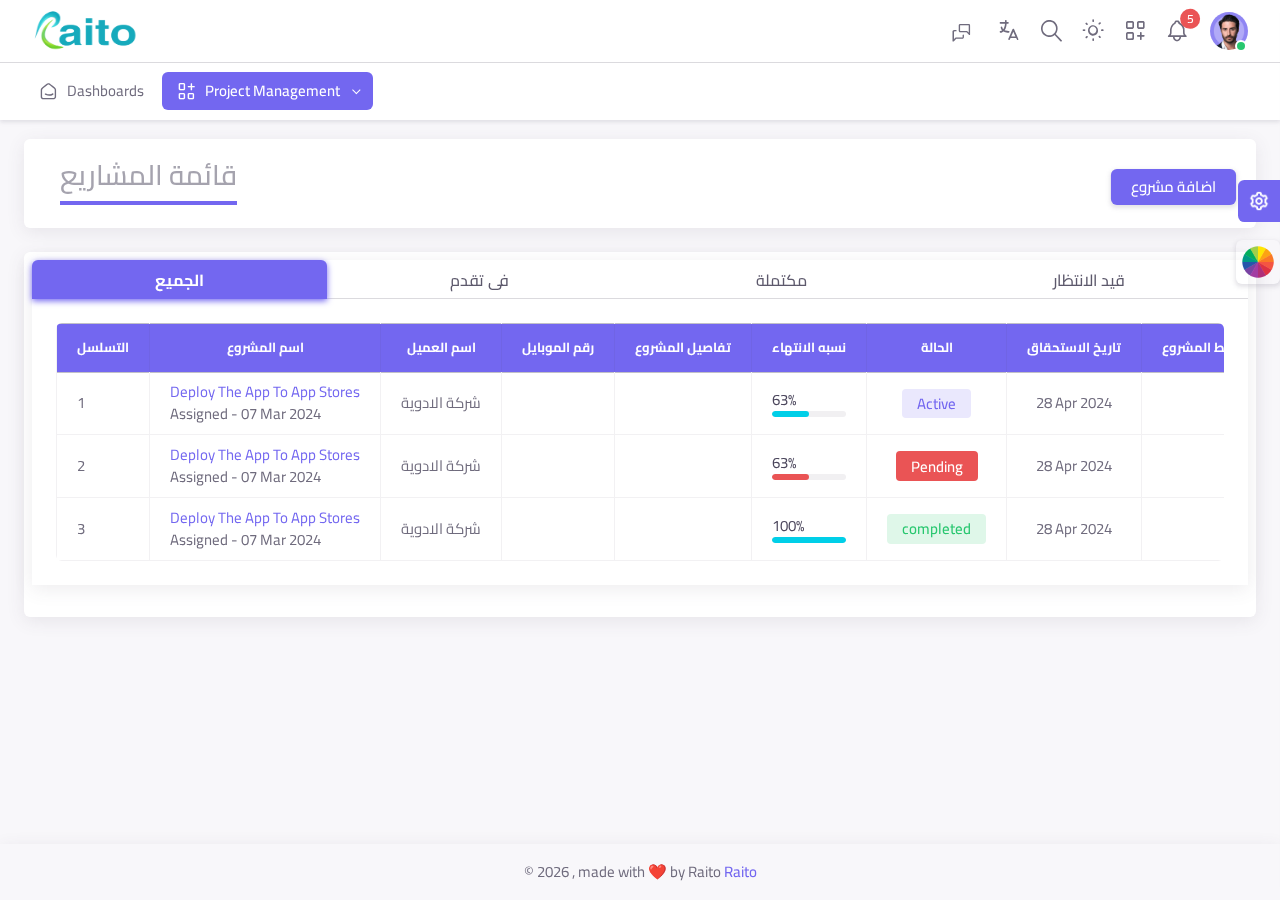
<file: ProjectsList.html>
<!DOCTYPE html>


<html
  lang="en"
  class="light-style layout-menu-fixed layout-compact"
  dir="ltr"
  data-theme="theme-default"
  data-assets-path="./assets/"
  data-template="horizontal-menu-template">
  <head>
    <meta charset="utf-8" />
    <meta
      name="viewport"
      content="width=device-width, initial-scale=1.0, user-scalable=no, minimum-scale=1.0, maximum-scale=1.0" />

    <title>Admin Template</title>

    <meta name="description" content="" />

    <!-- Favicon -->
    <link rel="icon" type="image/x-icon" href="./assets/img/favicon/logo.png" />

    <!-- Fonts -->
    <link rel="preconnect" href="https://fonts.googleapis.com" />
    <link rel="preconnect" href="https://fonts.gstatic.com" crossorigin />
    <link
      href="https://fonts.googleapis.com/css2?family=Public+Sans:ital,wght@0,300;0,400;0,500;0,600;0,700;1,300;1,400;1,500;1,600;1,700&ampdisplay=swap"
      rel="stylesheet" />

    <!-- Icons -->
    <link rel="stylesheet" href="./assets/vendor/fonts/fontawesome.css" />
    <link rel="stylesheet" href="./assets/vendor/fonts/tabler-icons.css" />
    <link rel="stylesheet" href="./assets/vendor/fonts/flag-icons.css" />

    <!-- Core CSS -->
    <link rel="stylesheet" href="./assets/vendor/css/rtl/core.css" class="template-customizer-core-css" />
    <link rel="stylesheet" href="./assets/vendor/css/rtl/theme-default.css" class="template-customizer-theme-css" />

    <link rel="stylesheet" href="./assets/css/demo.css" />

    <!-- Vendors CSS -->
    <link rel="stylesheet" href="./assets/vendor/libs/node-waves/node-waves.css" />
    <link rel="stylesheet" href="./assets/vendor/libs/perfect-scrollbar/perfect-scrollbar.css" />
    <link rel="stylesheet" href="./assets/vendor/libs/typeahead-js/typeahead.css" />
    <link rel="stylesheet" href="./assets/vendor/libs/apex-charts/apex-charts.css" />
    <link rel="stylesheet" href="./assets/vendor/libs/bootstrap-select/bootstrap-select.css" />
    <link rel="stylesheet" href="./assets/vendor/libs/bs-stepper/bs-stepper.css" />
    <link rel="stylesheet" href="./assets/vendor/libs/select2/select2.css" />
    <link rel="stylesheet" href="./assets/vendor/libs/@form-validation/umd/styles/index.min.css" />


   
   
    <link rel="stylesheet" href="./assets/css/style.css" />
    <!-- Helpers -->
    <script src="./assets/vendor/js/helpers.js"></script>
    <!--! Template customizer & Theme config files MUST be included after core stylesheets and helpers.js in the <head> section -->
    <!--? Template customizer: To hide customizer set displayCustomizer value false in config.js.  -->
    <script src="./assets/vendor/js/template-customizer.js"></script>
    <!--? Config:  Mandatory theme config file contain global vars & default theme options, Set your preferred theme option in this file.  -->
    <script src="./assets/js/config.js"></script>
  </head>
 
  <body>
    <!-- Layout wrapper -->
    <div class="layout-wrapper layout-navbar-full layout-horizontal layout-without-menu">
      <div class="layout-container">
        <!-- Navbar -->
        <nav class="layout-navbar navbar navbar-expand-xl align-items-center bg-navbar-theme" id="layout-navbar">
          <div class="container-xxl">
            <div class="navbar-brand app-brand demo d-none d-xl-flex  py-0 me-4">
              <a href="index.html" class="app-brand-link gap-2">
                <span class="app-brand-logo demo">
                  <img src="./assets/img/favicon/logo.png"width="150" height="50"  alt="logo-brand">
            
                </span>
              </a>

              <a href="javascript:void(0);" class="layout-menu-toggle menu-link text-large ms-auto d-xl-none">
                <i class="ti ti-x ti-sm align-middle"></i>
              </a>
              
            </div>

            <div class="layout-menu-toggle navbar-nav align-items-xl-center me-3 me-xl-0 d-xl-none">
              <a class="nav-item nav-link px-0 me-xl-4" href="javascript:void(0)">
                <i class="ti ti-menu-2 ti-sm"></i>
              </a>
            </div>
            
           
            <div class="navbar-nav-right d-flex align-items-center flex-wrap" id="navbar-collapse">
              <ul class="navbar-nav flex-row align-items-center ms-auto">
                <!----->
              <!-- chat -->
              <li class="nav-item   me-2 me-xl-0">
                <a class="nav-link  hide-arrow" href="Chat.html" title="chat">
                  <i class="menu-icon tf-icons ti ti-messages"></i>
                </a>
                
              </li>
              <!--/ chat -->
            <!---->
                <!-- Language -->
                <li class="nav-item dropdown-language dropdown me-2 me-xl-0">
                  <a class="nav-link dropdown-toggle hide-arrow" href="javascript:void(0);" data-bs-toggle="dropdown">
                    <i class="ti ti-language rounded-circle ti-md"></i>
                  </a>
                  <ul class="dropdown-menu dropdown-menu-end">
                    <li>
                      <a class="dropdown-item" href="javascript:void(0);" data-language="en">
                        <span class="align-middle">English</span>
                      </a>
                    </li>
                    <li>
                      <a class="dropdown-item" href="javascript:void(0);" data-language="ar">
                        <span class="align-middle">Arabic</span>
                      </a>
                    </li>
                  
                   
                  </ul>
                </li>
                <!--/ Language -->

                <!-- Search -->
                <li class="nav-item navbar-search-wrapper me-2 me-xl-0">
                  <a class="nav-link search-toggler" href="javascript:void(0);">
                    <i class="ti ti-search ti-md"></i>
                  </a>
                </li>
                <!-- /Search -->

                <!-- Style Switcher -->
                <li class="nav-item dropdown-style-switcher dropdown me-2 me-xl-0">
                  <a class="nav-link dropdown-toggle hide-arrow" href="javascript:void(0);" data-bs-toggle="dropdown">
                    <i class="ti ti-md"></i>
                  </a>
                  <ul class="dropdown-menu dropdown-menu-end dropdown-styles">
                    <li>
                      <a class="dropdown-item" href="javascript:void(0);" data-theme="light">
                        <span class="align-middle"><i class="ti ti-sun me-2"></i>Light</span>
                      </a>
                    </li>
                    <li>
                      <a class="dropdown-item" href="javascript:void(0);" data-theme="dark">
                        <span class="align-middle"><i class="ti ti-moon me-2"></i>Dark</span>
                      </a>
                    </li>
                    <li>
                      <a class="dropdown-item" href="javascript:void(0);" data-theme="system">
                        <span class="align-middle"><i class="ti ti-device-desktop me-2"></i>System</span>
                      </a>
                    </li>
                  </ul>
                </li>
                <!-- / Style Switcher-->

                <!-- Quick links  -->
                <li class="nav-item dropdown-shortcuts navbar-dropdown dropdown me-2 me-xl-0">
                  <a
                    class="nav-link dropdown-toggle hide-arrow"
                    href="javascript:void(0);"
                    data-bs-toggle="dropdown"
                    data-bs-auto-close="outside"
                    aria-expanded="false">
                    <i class="ti ti-layout-grid-add ti-md"></i>
                  </a>
                  <div class="dropdown-menu dropdown-menu-end py-0">
                    <div class="dropdown-menu-header border-bottom">
                      <div class="dropdown-header d-flex align-items-center py-3">
                        <h5 class="text-body mb-0 me-auto">Shortcuts</h5>
                        <a
                          href="javascript:void(0)"
                          class="dropdown-shortcuts-add text-body"
                          data-bs-toggle="tooltip"
                          data-bs-placement="top"
                          title="Add shortcuts"
                          ><i class="ti ti-sm ti-apps"></i
                        ></a>
                      </div>
                    </div>
                    <div class="dropdown-shortcuts-list scrollable-container">
                      <div class="row row-bordered overflow-visible g-0">
                        <div class="dropdown-shortcuts-item col">
                          <span class="dropdown-shortcuts-icon rounded-circle mb-2">
                            <i class="ti ti-calendar fs-4"></i>
                          </span>
                          <a href="app-calendar.html" class="stretched-link">Calendar</a>
                          <small class="text-muted mb-0">Appointments</small>
                        </div>
                        <div class="dropdown-shortcuts-item col">
                          <span class="dropdown-shortcuts-icon rounded-circle mb-2">
                            <i class="ti ti-file-invoice fs-4"></i>
                          </span>
                          <a href="app-invoice-list.html" class="stretched-link">Invoice App</a>
                          <small class="text-muted mb-0">Manage Accounts</small>
                        </div>
                      </div>
                      <div class="row row-bordered overflow-visible g-0">
                        <div class="dropdown-shortcuts-item col">
                          <span class="dropdown-shortcuts-icon rounded-circle mb-2">
                            <i class="ti ti-users fs-4"></i>
                          </span>
                          <a href="app-user-list.html" class="stretched-link">User App</a>
                          <small class="text-muted mb-0">Manage Users</small>
                        </div>
                        <div class="dropdown-shortcuts-item col">
                          <span class="dropdown-shortcuts-icon rounded-circle mb-2">
                            <i class="ti ti-lock fs-4"></i>
                          </span>
                          <a href="app-access-roles.html" class="stretched-link">Role Management</a>
                          <small class="text-muted mb-0">Permission</small>
                        </div>
                      </div>
                      <div class="row row-bordered overflow-visible g-0">
                        <div class="dropdown-shortcuts-item col">
                          <span class="dropdown-shortcuts-icon rounded-circle mb-2">
                            <i class="ti ti-chart-bar fs-4"></i>
                          </span>
                          <a href="index.html" class="stretched-link">Dashboard</a>
                          <small class="text-muted mb-0">User Profile</small>
                        </div>
                        <div class="dropdown-shortcuts-item col">
                          <span class="dropdown-shortcuts-icon rounded-circle mb-2">
                            <i class="ti ti-settings fs-4"></i>
                          </span>
                          <a href="pages-account-settings-account.html" class="stretched-link">Setting</a>
                          <small class="text-muted mb-0">Account Settings</small>
                        </div>
                      </div>
                      <div class="row row-bordered overflow-visible g-0">
                        <div class="dropdown-shortcuts-item col">
                          <span class="dropdown-shortcuts-icon rounded-circle mb-2">
                            <i class="ti ti-help fs-4"></i>
                          </span>
                          <a href="pages-faq.html" class="stretched-link">FAQs</a>
                          <small class="text-muted mb-0">FAQs & Articles</small>
                        </div>
                        <div class="dropdown-shortcuts-item col">
                          <span class="dropdown-shortcuts-icon rounded-circle mb-2">
                            <i class="ti ti-square fs-4"></i>
                          </span>
                          <a href="modal-examples.html" class="stretched-link">Modals</a>
                          <small class="text-muted mb-0">Useful Popups</small>
                        </div>
                      </div>
                    </div>
                  </div>
                </li>
                <!-- Quick links -->

                <!-- Notification -->
                <li class="nav-item dropdown-notifications navbar-dropdown dropdown me-3 me-xl-1">
                  <a
                    class="nav-link dropdown-toggle hide-arrow"
                    href="javascript:void(0);"
                    data-bs-toggle="dropdown"
                    data-bs-auto-close="outside"
                    aria-expanded="false">
                    <i class="ti ti-bell ti-md"></i>
                    <span class="badge bg-danger rounded-pill badge-notifications text-bg-danger">5</span>
                  </a>
                  <ul class="dropdown-menu dropdown-menu-end py-0">
                    <li class="dropdown-menu-header border-bottom">
                      <div class="dropdown-header d-flex align-items-center py-3">
                        <h5 class="text-body mb-0 me-auto">Notification</h5>
                        <a
                          href="javascript:void(0)"
                          class="dropdown-notifications-all text-body"
                          data-bs-toggle="tooltip"
                          data-bs-placement="top"
                          title="Mark all as read"
                          ><i class="ti ti-mail-opened fs-4"></i
                        ></a>
                      </div>
                    </li>
                    <li class="dropdown-notifications-list scrollable-container">
                      <ul class="list-group list-group-flush">
                        <li class="list-group-item list-group-item-action dropdown-notifications-item">
                          <div class="d-flex">
                            <div class="flex-shrink-0 me-3">
                              <div class="avatar">
                                <img src="./assets/img/avatars/1.png" alt class="h-auto rounded-circle" />
                              </div>
                            </div>
                            <div class="flex-grow-1">
                              <h6 class="mb-1">Congratulation Lettie 🎉</h6>
                              <p class="mb-0">Won the monthly best seller gold badge</p>
                              <small class="text-muted">1h ago</small>
                            </div>
                            <div class="flex-shrink-0 dropdown-notifications-actions">
                              <a href="javascript:void(0)" class="dropdown-notifications-read"
                                ><span class="badge badge-dot"></span
                              ></a>
                              <a href="javascript:void(0)" class="dropdown-notifications-archive"
                                ><span class="ti ti-x"></span
                              ></a>
                            </div>
                          </div>
                        </li>
                        <li class="list-group-item list-group-item-action dropdown-notifications-item">
                          <div class="d-flex">
                            <div class="flex-shrink-0 me-3">
                              <div class="avatar">
                                <span class="avatar-initial rounded-circle bg-label-danger">CF</span>
                              </div>
                            </div>
                            <div class="flex-grow-1">
                              <h6 class="mb-1">Charles Franklin</h6>
                              <p class="mb-0">Accepted your connection</p>
                              <small class="text-muted">12hr ago</small>
                            </div>
                            <div class="flex-shrink-0 dropdown-notifications-actions">
                              <a href="javascript:void(0)" class="dropdown-notifications-read"
                                ><span class="badge badge-dot"></span
                              ></a>
                              <a href="javascript:void(0)" class="dropdown-notifications-archive"
                                ><span class="ti ti-x"></span
                              ></a>
                            </div>
                          </div>
                        </li>
                        <li class="list-group-item list-group-item-action dropdown-notifications-item marked-as-read">
                          <div class="d-flex">
                            <div class="flex-shrink-0 me-3">
                              <div class="avatar">
                                <img src="./assets/img/avatars/2.png" alt class="h-auto rounded-circle" />
                              </div>
                            </div>
                            <div class="flex-grow-1">
                              <h6 class="mb-1">New Message ✉️</h6>
                              <p class="mb-0">You have new message from Natalie</p>
                              <small class="text-muted">1h ago</small>
                            </div>
                            <div class="flex-shrink-0 dropdown-notifications-actions">
                              <a href="javascript:void(0)" class="dropdown-notifications-read"
                                ><span class="badge badge-dot"></span
                              ></a>
                              <a href="javascript:void(0)" class="dropdown-notifications-archive"
                                ><span class="ti ti-x"></span
                              ></a>
                            </div>
                          </div>
                        </li>
                        <li class="list-group-item list-group-item-action dropdown-notifications-item">
                          <div class="d-flex">
                            <div class="flex-shrink-0 me-3">
                              <div class="avatar">
                                <span class="avatar-initial rounded-circle bg-label-success"
                                  ><i class="ti ti-shopping-cart"></i
                                ></span>
                              </div>
                            </div>
                            <div class="flex-grow-1">
                              <h6 class="mb-1">Whoo! You have new order 🛒</h6>
                              <p class="mb-0">ACME Inc. made new order $1,154</p>
                              <small class="text-muted">1 day ago</small>
                            </div>
                            <div class="flex-shrink-0 dropdown-notifications-actions">
                              <a href="javascript:void(0)" class="dropdown-notifications-read"
                                ><span class="badge badge-dot"></span
                              ></a>
                              <a href="javascript:void(0)" class="dropdown-notifications-archive"
                                ><span class="ti ti-x"></span
                              ></a>
                            </div>
                          </div>
                        </li>
                        <li class="list-group-item list-group-item-action dropdown-notifications-item marked-as-read">
                          <div class="d-flex">
                            <div class="flex-shrink-0 me-3">
                              <div class="avatar">
                                <img src="./assets/img/avatars/9.png" alt class="h-auto rounded-circle" />
                              </div>
                            </div>
                            <div class="flex-grow-1">
                              <h6 class="mb-1">Application has been approved 🚀</h6>
                              <p class="mb-0">Your ABC project application has been approved.</p>
                              <small class="text-muted">2 days ago</small>
                            </div>
                            <div class="flex-shrink-0 dropdown-notifications-actions">
                              <a href="javascript:void(0)" class="dropdown-notifications-read"
                                ><span class="badge badge-dot"></span
                              ></a>
                              <a href="javascript:void(0)" class="dropdown-notifications-archive"
                                ><span class="ti ti-x"></span
                              ></a>
                            </div>
                          </div>
                        </li>
                        <li class="list-group-item list-group-item-action dropdown-notifications-item marked-as-read">
                          <div class="d-flex">
                            <div class="flex-shrink-0 me-3">
                              <div class="avatar">
                                <span class="avatar-initial rounded-circle bg-label-success"
                                  ><i class="ti ti-chart-pie"></i
                                ></span>
                              </div>
                            </div>
                            <div class="flex-grow-1">
                              <h6 class="mb-1">Monthly report is generated</h6>
                              <p class="mb-0">July monthly financial report is generated</p>
                              <small class="text-muted">3 days ago</small>
                            </div>
                            <div class="flex-shrink-0 dropdown-notifications-actions">
                              <a href="javascript:void(0)" class="dropdown-notifications-read"
                                ><span class="badge badge-dot"></span
                              ></a>
                              <a href="javascript:void(0)" class="dropdown-notifications-archive"
                                ><span class="ti ti-x"></span
                              ></a>
                            </div>
                          </div>
                        </li>
                        <li class="list-group-item list-group-item-action dropdown-notifications-item marked-as-read">
                          <div class="d-flex">
                            <div class="flex-shrink-0 me-3">
                              <div class="avatar">
                                <img src="./assets/img/avatars/5.png" alt class="h-auto rounded-circle" />
                              </div>
                            </div>
                            <div class="flex-grow-1">
                              <h6 class="mb-1">Send connection request</h6>
                              <p class="mb-0">Peter sent you connection request</p>
                              <small class="text-muted">4 days ago</small>
                            </div>
                            <div class="flex-shrink-0 dropdown-notifications-actions">
                              <a href="javascript:void(0)" class="dropdown-notifications-read"
                                ><span class="badge badge-dot"></span
                              ></a>
                              <a href="javascript:void(0)" class="dropdown-notifications-archive"
                                ><span class="ti ti-x"></span
                              ></a>
                            </div>
                          </div>
                        </li>
                        <li class="list-group-item list-group-item-action dropdown-notifications-item">
                          <div class="d-flex">
                            <div class="flex-shrink-0 me-3">
                              <div class="avatar">
                                <img src="./assets/img/avatars/6.png" alt class="h-auto rounded-circle" />
                              </div>
                            </div>
                            <div class="flex-grow-1">
                              <h6 class="mb-1">New message from Jane</h6>
                              <p class="mb-0">Your have new message from Jane</p>
                              <small class="text-muted">5 days ago</small>
                            </div>
                            <div class="flex-shrink-0 dropdown-notifications-actions">
                              <a href="javascript:void(0)" class="dropdown-notifications-read"
                                ><span class="badge badge-dot"></span
                              ></a>
                              <a href="javascript:void(0)" class="dropdown-notifications-archive"
                                ><span class="ti ti-x"></span
                              ></a>
                            </div>
                          </div>
                        </li>
                        <li class="list-group-item list-group-item-action dropdown-notifications-item marked-as-read">
                          <div class="d-flex">
                            <div class="flex-shrink-0 me-3">
                              <div class="avatar">
                                <span class="avatar-initial rounded-circle bg-label-warning"
                                  ><i class="ti ti-alert-triangle"></i
                                ></span>
                              </div>
                            </div>
                            <div class="flex-grow-1">
                              <h6 class="mb-1">CPU is running high</h6>
                              <p class="mb-0">CPU Utilization Percent is currently at 88.63%,</p>
                              <small class="text-muted">5 days ago</small>
                            </div>
                            <div class="flex-shrink-0 dropdown-notifications-actions">
                              <a href="javascript:void(0)" class="dropdown-notifications-read"
                                ><span class="badge badge-dot"></span
                              ></a>
                              <a href="javascript:void(0)" class="dropdown-notifications-archive"
                                ><span class="ti ti-x"></span
                              ></a>
                            </div>
                          </div>
                        </li>
                      </ul>
                    </li>
                    <li class="dropdown-menu-footer border-top">
                      <a
                        href="javascript:void(0);"
                        class="dropdown-item d-flex justify-content-center text-primary p-2 h-px-40 mb-1 align-items-center">
                        View all notifications
                      </a>
                    </li>
                  </ul>
                </li>
                <!--/ Notification -->

                <!-- User -->
                <li class="nav-item navbar-dropdown dropdown-user dropdown">
                  <a class="nav-link dropdown-toggle hide-arrow" href="javascript:void(0);" data-bs-toggle="dropdown">
                    <div class="avatar avatar-online">
                      <img src="./assets/img/avatars/1.png" alt class="h-auto rounded-circle" />
                    </div>
                  </a>
                  <ul class="dropdown-menu dropdown-menu-end">
                    <li>
                      <a class="dropdown-item" href="pages-account-settings-account.html">
                        <div class="d-flex">
                          <div class="flex-shrink-0 me-3">
                            <div class="avatar avatar-online">
                              <img src="./assets/img/avatars/1.png" alt class="h-auto rounded-circle" />
                            </div>
                          </div>
                          <div class="flex-grow-1">
                            <span class="fw-medium d-block">John Doe</span>
                            <small class="text-muted">Admin</small>
                          </div>
                        </div>
                      </a>
                    </li>
                    <li>
                      <div class="dropdown-divider"></div>
                    </li>
                    <li>
                      <a class="dropdown-item" href="pages-profile-user.html">
                        <i class="ti ti-user-check me-2 ti-sm"></i>
                        <span class="align-middle">My Profile</span>
                      </a>
                    </li>
                 
                    <li>
                      <a class="dropdown-item" href="Personal-tasks.html">
                        <i class="ti ti-settings me-2 ti-sm"></i>
                        <span class="align-middle" data-i18n="tasks">المهام الشخصية</span>
                      </a>
                    </li>
                    <li>
                      <a class="dropdown-item" href="Chat.html">
                        <i class="ti ti-settings me-2 ti-sm"></i>
                        <span class="align-middle"data-i18n="Chat">الدردشة</span>
                      </a>
                    </li>
                    <li>
                      <a class="dropdown-item" href="auth-login-cover.html" target="_blank">
                        <i class="ti ti-logout me-2 ti-sm"></i>
                        <span class="align-middle">Log Out</span>
                      </a>
                    </li>
                  </ul>
                </li>
                <!--/ User -->
              </ul>
            </div>

            <!-- Search Small Screens -->
            <div class="navbar-search-wrapper search-input-wrapper container-xxl d-none">
              <input
                type="text"
                class="form-control search-input border-0"
                placeholder="Search..."
                aria-label="Search..." />
              <i class="ti ti-x ti-sm search-toggler cursor-pointer"></i>
            </div>
            
          </div>
        </nav>
        <!-- / Navbar -->
        <!-- Layout container -->
        <div class="layout-page">
          <!-- Content wrapper -->
          <div class="content-wrapper">
            <!-- Menu -->
              <aside id="layout-menu" class="layout-menu-horizontal menu-horizontal menu bg-menu-theme flex-grow-0">
                <div class="container-xxl d-flex h-100">
                  <ul class="menu-inner">
                    <!-- Dashboards -->
                    <li class="menu-item">
                      <a href="index.html" class="menu-link ">
                        <i class="menu-icon tf-icons ti ti-smart-home"></i>
                        <div data-i18n="Dashboards">Dashboards</div>
                      </a>
                    
                    </li>

                    <!--  Project Management  -->
                    <li class="menu-item active">
                      <a href="javascript:void(0)" class="menu-link menu-toggle">
                        <i class="menu-icon tf-icons ti ti-apps"></i>
                        <div data-i18n=" Project Management ">ادارة مشروع
                        </div>
                      </a>

                      <ul class="menu-sub">
                        <li class="menu-item active">
                          <a href=" ProjectsList.html" class="menu-link">
                            <i class="menu-icon tf-icons ti ti-menu-2"></i>
                            <div data-i18n=" Projects List "> قائمة المشاريع
                            </div>
                          </a>
                   
                        </li>
                        
                        <li class="menu-item ">
                          <a href="CreateProject.html" class="menu-link" target="_blank">
                            <i class="menu-icon tf-icons ti ti-layout-distribute-vertical"></i>
                            <div data-i18n="CreateProject">  إنشاء مشروع
                            </div>
                          </a>
                        </li>
                        <li class="menu-item">
                          <a href="Teams.html" class="menu-link">
                            <i class="menu-icon tf-icons ti ti-maximize"></i>
                            <div data-i18n="Teams">  فريق العمل</div>
                          </a>
                        </li>
                        <li class="menu-item">
                          <a href="Tasks.html" class="menu-link">
                            <i class="menu-icon tf-icons ti ti-arrows-maximize"></i>
                            <div data-i18n=" Tasks"> مهام </div>
                          </a>
                        </li>
                       
                      </ul>
                    </li>
                    
                   

                  </ul>
                </div>
              </aside>
            <!-- / Menu -->
            <!-- Content -->
           
            <div class="container-xxl flex-grow-1 container-p-y">
              <div class="card comonent-hader-top">
                <div class="card-body py-2 px-md-2 px-2 card-widget-separator">
                  <div class="row mx-0 d-flex flex-wrap  justify-content-between   align-items-center pt-2">
                    <div class="col col-md-8 col-12  mb-md-4 mb-2 ">
                      <strong class="py-md-3 px-md-3 text-title-hadeer text-tilte-b"><span class="text-muted fw-medium">  قائمة المشاريع</span>  </strong>


                    </div>
                    <div class="col text-end">
                      <a href="CreateProject.html" class="btn btn-primary waves-effect waves-light btn-add">  اضافة مشروع</a>
    
                    </div>
                  </div>
                  
                </div>
              
             </div>
             <div class="card comonent-hader-top p-2 mt-4">
  
               
                <div class="nav-align-top nav-tabs-shadow mb-4">
                  <ul class="nav nav-tabs nav-fill mx-0" role="tablist">
                    <li class="nav-item">
                      <button
                        type="button"
                        class="nav-link active"
                        role="tab"
                        data-bs-toggle="tab"
                        data-bs-target="#navs-top-home"
                        aria-controls="navs-top-home"
                        aria-selected="true">
                        الجميع
                      </button>
                    </li>
                    <li class="nav-item">
                      <button
                        type="button"
                        class="nav-link"
                        role="tab"
                        data-bs-toggle="tab"
                        data-bs-target="#navs-top-profile"
                        aria-controls="navs-top-profile"
                        aria-selected="false">
                        فى تقدم
                      </button>
                    </li>
                    <li class="nav-item">
                      <button
                        type="button"
                        class="nav-link"
                        role="tab"
                        data-bs-toggle="tab"
                        data-bs-target="#navs-top-messages"
                        aria-controls="navs-top-messages"
                        aria-selected="false">
                        مكتملة
                      </button>
                    </li>
                    <li class="nav-item">
                      <button
                        type="button"
                        class="nav-link"
                        role="tab"
                        data-bs-toggle="tab"
                        data-bs-target="#navs-top-wait"
                        aria-controls="navs-top-wait"
                        aria-selected="false">
                        قيد الانتظار
                      </button>
                    </li>
                  </ul>
                  <div class="tab-content">
                    <div class="tab-pane fade show active" id="navs-top-home" role="tabpanel">
                      <div class="table-responsive text-nowrap rounded ">
                        <table class="table table-bordered table-hover rounded ">
                          <thead class="table-light">
                            <tr class="fw-bold">
                              <th class="fw-bold">التسلسل</th>
      
                              <th class="fw-bold"> اسم المشروع</th>
                              <th class="fw-bold"> اسم العميل</th>
                              <th class="fw-bold"> رقم الموبايل</th>
                              <th class="fw-bold">  تفاصيل المشروع</th>
                              <th class="fw-bold"> نسبه الانتهاء </th>
                              <th class="fw-bold">  الحالة </th>
                              <th class="fw-bold">  تاريخ الاستحقاق </th>
                              <th class="fw-bold">  رابط المشروعAndroid</th>
                              <th class="fw-bold">  رابط المشروع Ios </th>
                              <th class="fw-bold">  رابط Api</th>

                              <th class="fw-bold"> Action</th>
                            </tr>
                          </thead>
                          <tbody class="table-border-bottom-0">
                            <tr>
                              <td>  1 </td>
                              <td> 
                                <a href="ProjectDetails.html">
                                  Deploy The App To App Stores
                                </a>
                                <span  class="d-block text-body"> Assigned - 07 Mar 2024 </span>
                              </td>
                              <td>
                                شركة الادوية
                              </td>
                              <td></td>
                              <td></td>
                              <td>
                                <span  class="d-block text-black"> 63% </span>                           
                                
                                <div class="progress w-100" style="height: 6px">
                                  <div class="progress-bar bg-info" role="progressbar" style="width: 50%" aria-valuenow="50" aria-valuemin="0" aria-valuemax="100"></div>
                                </div>
                              </td>
                              <td class="text-center">
                                <span  class=" badge bg-label-primary  fs-6 fw-medium   d-inline-block"> Active </span>
                              </td>
                              <td class="text-center">
                                28 Apr 2024  
                              </td>
                              <td></td>
                              <td></td>
                              <td></td>
                              
                              <td class="d-flex justify-content-center">
                                <a class="bg-success text-bg-success p-1 d-flex align-items-center justify-content-center me-3 rounded cursor-pointer" data-bs-target="#edit-modeil" data-bs-toggle="modal" title="تعديل"><i class="ti ti-pencil  fs-4"></i> </a>
                                <a class="bg-secondary text-white p-1 d-flex align-items-center justify-content-center me-3 rounded cursor-pointer" href="ProjectDetails.html" title="تفاصيل المشروع"><i class="ti ti-eye  fs-4"></i> </a>

                                <a class="bg-danger text-bg-danger p-1 d-flex align-items-center justify-content-center me-3 rounded" href="javascript:void(0);" title="حذف  " data-bs-target="#closeRoleModal" data-bs-toggle="modal"><i class="ti ti-trash  fs-4"></i> </a>
      
      
                              </td>
                            </tr>
                            <tr>
                              <td>  2 </td>
                              <td> 
                                <a href="ProjectDetails.html">
                                  Deploy The App To App Stores
                                </a>
                                <span  class="d-block text-body"> Assigned - 07 Mar 2024 </span>
                              </td>
                              <td>
                                شركة الادوية
                              </td>
                              <td></td>
                              <td></td>
                              <td>
                                <span  class="d-block text-black"> 63% </span>                           
                                
                                <div class="progress w-100" style="height: 6px">
                                  <div class="progress-bar bg-danger" role="progressbar" style="width: 50%" aria-valuenow="50" aria-valuemin="0" aria-valuemax="100"></div>
                                </div>
                              </td>
                              <td class="text-center">
                                <span  class=" badge bg-label-danger fs-6 fw-medium   d-inline-block"> Pending </span>
                              </td>
                              <td class="text-center">
                                28 Apr 2024  
                              </td>
                              <td></td>
                              <td></td>
                              <td></td>
                              
                              <td class="d-flex justify-content-center">
                                <a class="bg-success text-bg-success p-1 d-flex align-items-center justify-content-center me-3 rounded cursor-pointer" data-bs-target="#edit-modeil" data-bs-toggle="modal" title="تعديل"><i class="ti ti-pencil  fs-4"></i> </a>
                                <a class="bg-secondary text-white p-1 d-flex align-items-center justify-content-center me-3 rounded cursor-pointer" href="ProjectDetails.html" title="تفاصيل المشروع"><i class="ti ti-eye  fs-4"></i> </a>

                                <a class="bg-danger text-bg-danger p-1 d-flex align-items-center justify-content-center me-3 rounded" href="javascript:void(0);" title="حذف  " data-bs-target="#closeRoleModal" data-bs-toggle="modal"><i class="ti ti-trash  fs-4"></i> </a>
      
      
                              </td>
                            </tr>
                            <tr>
                              <td>  3</td>
                              <td> 
                                <a href="ProjectDetails.html">
                                  Deploy The App To App Stores
                                </a>
                                <span  class="d-block text-body"> Assigned - 07 Mar 2024 </span>
                              </td>
                              <td>
                                شركة الادوية
                              </td>
                              <td></td>
                              <td></td>
                              <td>
                                <span  class="d-block text-black"> 100% </span>                           
                                
                                <div class="progress w-100" style="height: 6px">
                                  <div class="progress-bar bg-info" role="progressbar" style="width: 100%" aria-valuenow="100" aria-valuemin="0" aria-valuemax="100"></div>
                                </div>
                              </td>
                              <td class="text-center">
                                <span  class=" badge bg-label-success fs-6 fw-medium   d-inline-block"> completed </span>
                              </td>
                              <td class="text-center">
                                28 Apr 2024  
                              </td>
                              <td></td>
                              <td></td>
                              <td></td>
                             
                              <td class="d-flex justify-content-center">
                                <a class="bg-success text-bg-success p-1 d-flex align-items-center justify-content-center me-3 rounded cursor-pointer" data-bs-target="#edit-modeil" data-bs-toggle="modal" title="تعديل"><i class="ti ti-pencil  fs-4"></i> </a>
                                <a class="bg-secondary text-white p-1 d-flex align-items-center justify-content-center me-3 rounded cursor-pointer" href="ProjectDetails.html" title="تفاصيل المشروع"><i class="ti ti-eye  fs-4"></i> </a>
                                <a class="bg-danger text-bg-danger p-1 d-flex align-items-center justify-content-center me-3 rounded" href="javascript:void(0);" title="حذف  " data-bs-target="#closeRoleModal" data-bs-toggle="modal"><i class="ti ti-trash  fs-4"></i> </a>
      
      
                              </td>
                            </tr>
                          </tbody>
                        </table>
                      </div>
                    </div>
                    <div class="tab-pane fade" id="navs-top-profile" role="tabpanel">
                      2
                    </div>
                    <div class="tab-pane fade" id="navs-top-messages" role="tabpanel">
                     3
                    </div>
                    <div class="tab-pane fade" id="navs-top-wait" role="tabpanel">
                      4
                     </div>
                  </div>
                </div>
              
             
            </div>
            </div>
          <!-- Modal -->
            <div class="modal fade" id="edit-modeil" tabindex="-1" aria-labelledby="exampleModalLabel" aria-hidden="true">
              <div class="modal-dialog modal-lg">
                <div class="modal-content">
                  <div class="modal-header">
                    <h1 class="modal-title fs-4 fw-bold text-tilte-b">     تعديل المشروع</h1>
                    <button type="button" class="btn-close" data-bs-dismiss="modal" aria-label="Close"></button>
                  </div>
                  <div class="modal-body">
                    <form class="form-content  row mx-0">
                  
                      <div class="mb-3 col-md-4 col-12">
                        <label for="name-project" class="form-label">    اسم المشروع<span class="start-form">*</span></label>
                        <input type="text" class="form-control" id="name-project" placeholder="    اسم المشروع " disabled>
                      </div>
                      <div class="mb-3 col-md-4 col-12">
                        <label for="name-clent" class="form-label">    اسم العميل<span class="start-form">*</span></label>
                        <input type="text" class="form-control" id="name-clent" placeholder="    اسم العميل "disabled>
                      </div>
                      <div class="mb-3 col-md-4 col-12">
                        <label for="number-clent" class="form-label">      رقم الموبايل<span class="start-form">*</span></label>
                        <input type="tel" class="form-control" id="number-clent">
                      </div>
                      <div class="mb-3 col-md-8 col-12">
                          
                        <label for="Project-Description" class="form-label">       تفاصيل عن المشروع<span class="start-form">*</span></label>
                        <textarea id="Project-Description" class="form-control" rows="1"></textarea>
                      </div>
                     
                      <div class="mb-3 col-md-4 col-12">
                        <label for="link-url" class="form-label">       رابط المشروعAndroid<span class="start-form">*</span></label>
                        <input type="url" class="form-control" id="link-url">
                      </div>
                      <div class="mb-3 col-md-4 col-12">
                        <label for="link-url-ios" class="form-label">       رابط المشروع Ios <span class="start-form">*</span></label>
                        <input type="url" class="form-control" id="link-url-ios">
                      </div>
                      <div class="mb-3 col-md-4 col-12">
                        <label for="link-url-api" class="form-label">       رابط Api <span class="start-form">*</span></label>
                        <input type="url" class="form-control" id="link-url-api">
                      </div>
                     
                      
                      <div class="col-md-4 mb-3 col-12">
                        <label class="form-label" for="condition-2">الحالة</label>
                        <select class="select2 from-select" id="condition-2">
                          <option >Active</option>
                          <option >Pending </option>
    
                          <option>completed</option>
                          <option>finished</option>
                    
                        </select>
                      </div>
                      <div class="mb-3 col-md-12 col-12">
                        <label for="Project-attachments" class="form-label">       مرفقات المشروع<span class="start-form">*</span></label>
                        <div class="upload-area">
                          <i class="fas fa-file-upload"></i>
                          <p>Drag and drop files here or click here</p>
                        </div>
                        <ul class="file-list"></ul>
                      </div>
                      
                        <div>
                          <button type="submit" class="btn btn-primary me-sm-3 px-5 me-1 waves-effect waves-light">حفظ</button>
                        </div>
                    </form>
                  </div>
                 
                </div>
              </div>
            </div>
            
            <!-- Footer -->
            <footer class="content-footer footer bg-footer-theme">
              <div class="container-xxl">
                <div
                  class="footer-container d-flex align-items-center justify-content-center py-2 flex-md-row flex-column">
                  <div>
                    ©
                    <script>
                      document.write(new Date().getFullYear());
                    </script>
                    , made with ❤️ by Raito <a href="#" target="_blank" class="fw-medium">Raito</a>
                  </div>
            
                </div>
              </div>
            </footer>
            <!-- / Footer -->

            <div class="content-backdrop fade"></div>
          </div>
          <!--/ Content wrapper -->
        </div>

        <!--/ Layout container -->
      </div>
    </div>
  <!--color-->
  
  <div class="compoent-color position-fixed">
    <div class="back">
         <div class="dropdown">

              <button class="btn  btn-btn d-flex mx-0 justify-content-between dropbtn" type="button" onclick="myFunction()" id="myDIV" >
                   
                   <span class="span-i">
                        <img src="./assets/img/icons/color-wheel.png" alt="platte">

                   </span>
              </button>
             
         </div>
         <div  id="myDropdown" class="dropdown-content dropdown-menu">
          <div class="d-flex align-items-center flex-wrap">

              <div id="theme-picker-section" class="example-section"@change="updateTheme">      
            
                <input type="radio" name="theme" value="blue" checked="true">
                <input type="radio" name="theme" value="grey">
                <input type="radio" name="theme" value="green">
                <input type="radio" name="theme" value="Brown">
                <input type="radio" name="theme" value="orange">
                <input type="radio" name="theme" value="red">
              
              </div>
          </div>
         </div>
    </div>
    
</div>
    <!-- Overlay -->
    <div class="layout-overlay layout-menu-toggle"></div>

    <!-- Drag Target Area To SlideIn Menu On Small Screens -->
    <div class="drag-target"></div>

    <!--/ Layout wrapper -->
    <!-- Core JS -->
    <!-- build:js assets/vendor/js/core.js -->

    <script src="./assets/vendor/libs/jquery/jquery.js"></script>
    <script src="./assets/vendor/libs/popper/popper.js"></script>
    <script src="./assets/vendor/js/bootstrap.js"></script>
    <script src="./assets/vendor/libs/node-waves/node-waves.js"></script>
    <script src="./assets/vendor/libs/perfect-scrollbar/perfect-scrollbar.js"></script>
    <script src="./assets/vendor/libs/hammer/hammer.js"></script>
    <script src="./assets/vendor/libs/i18n/i18n.js"></script>
    <script src="./assets/vendor/libs/typeahead-js/typeahead.js"></script>
    <script src="./assets/vendor/js/menu.js"></script>

    <!-- endbuild -->
    <script src="./assets/vendor/libs/select2/select2.js"></script>
    <script src="./assets/vendor/libs/bootstrap-select/bootstrap-select.js"></script>
    <!-- Vendors JS -->
    <script src="./assets/vendor/js/dropdown-hover.js"></script>
    <script src="./assets/vendor/js/mega-dropdown.js"></script>
    <!-- Vendors JS -->
    <script src="./assets/vendor/libs/apex-charts/apexcharts.js"></script>


    
    <!-- Main JS -->
    <script src="./assets/js/main.js"></script>

    <!-- Page JS -->

    <script src="./assets/js/ui-navbar.js"></script>
     <!-- Page JS -->
     <script src="./assets/js/charts-apex.js"></script>
     <script src="./assets/js/cards-advance.js"></script>
     <script src="./assets/js/forms-selects.js"></script>
     <script src="./assets/js/dashboards-crm.js"></script>
     <script>
      const uploadArea = document.querySelector('.upload-area');
      const fileList = document.querySelector('.file-list');
  
      uploadArea.addEventListener('dragover', (e) => {
        e.preventDefault();
        uploadArea.style.border = '2px dashed #007bff';
      });
  
      uploadArea.addEventListener('dragleave', () => {
        uploadArea.style.border = '2px dashed #ccc';
      });
  
      uploadArea.addEventListener('drop', (e) => {
        e.preventDefault();
        uploadArea.style.border = '2px dashed #ccc';
        const files = e.dataTransfer.files;
        handleFiles(files);
      });
  
      uploadArea.addEventListener('click', () => {
        const input = document.createElement('input');
        input.type = 'file';
        input.multiple = true;
        input.click();
        input.addEventListener('change', () => {
          const files = input.files;
          handleFiles(files);
        });
      });
  
      function handleFiles(files) {
        for (const file of files) {
          const listItem = document.createElement('li');
          listItem.innerHTML = `
            <span class="file-name">${file.name}</span>
            <span class="file-size">${formatFileSize(file.size)}</span>
            <button type="button" class="remove-button" data-file-name="${file.name}">Remove</button>
          `;
          fileList.appendChild(listItem);
        }
  
        const removeButtons = document.querySelectorAll('.remove-button');
        removeButtons.forEach(button => {
          button.addEventListener('click', () => {
            const fileName = button.dataset.fileName;
            removeFile(fileName);
          });
        });
      }
  
      function formatFileSize(bytes) {
        if (bytes < 1024) return bytes + ' B';
        if (bytes < 1048576) return (bytes / 1024).toFixed(1) + ' KB';
        if (bytes < 1073741824) return (bytes / 1048576).toFixed(1) + ' MB';
        return (bytes / 1073741824).toFixed(1) + ' GB';
      }
  
      function removeFile(fileName) {
    const listItems = fileList.children;
    for (const item of listItems) {
      if (item.querySelector('.file-name').textContent === fileName) {
        item.remove();
        break;
      }
    }
  }
    </script>
  </body>
</html>
</file>
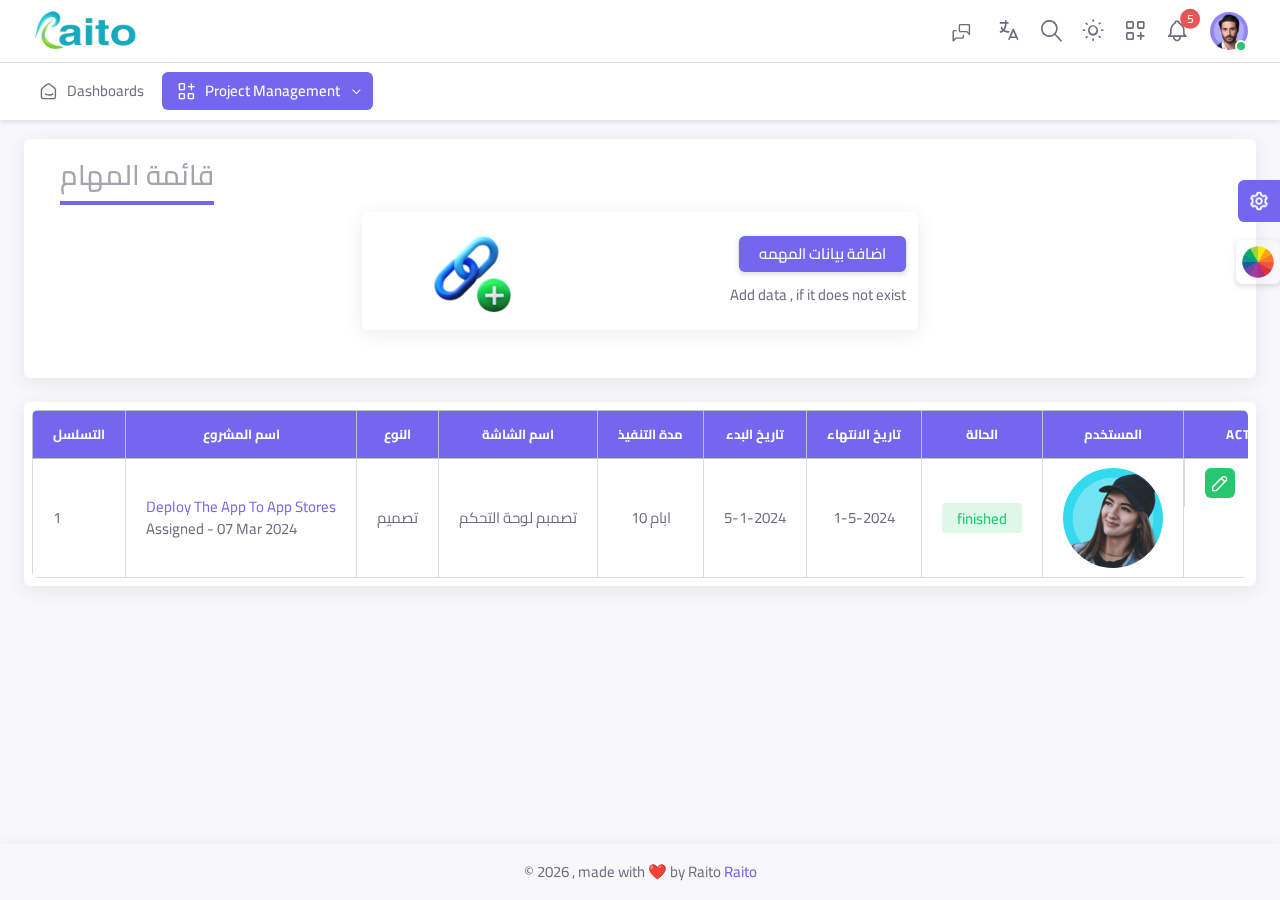
<file: Tasks.html>
<!DOCTYPE html>


<html
  lang="en"
  class="light-style layout-menu-fixed layout-compact"
  dir="ltr"
  data-theme="theme-default"
  data-assets-path="./assets/"
  data-template="horizontal-menu-template">
  <head>
    <meta charset="utf-8" />
    <meta
      name="viewport"
      content="width=device-width, initial-scale=1.0, user-scalable=no, minimum-scale=1.0, maximum-scale=1.0" />

    <title>Admin Template</title>

    <meta name="description" content="" />

    <!-- Favicon -->
    <link rel="icon" type="image/x-icon" href="./assets/img/favicon/logo.png" />

    <!-- Fonts -->
    <link rel="preconnect" href="https://fonts.googleapis.com" />
    <link rel="preconnect" href="https://fonts.gstatic.com" crossorigin />
    <link
      href="https://fonts.googleapis.com/css2?family=Public+Sans:ital,wght@0,300;0,400;0,500;0,600;0,700;1,300;1,400;1,500;1,600;1,700&ampdisplay=swap"
      rel="stylesheet" />

    <!-- Icons -->
    <link rel="stylesheet" href="./assets/vendor/fonts/fontawesome.css" />
    <link rel="stylesheet" href="./assets/vendor/fonts/tabler-icons.css" />
    <link rel="stylesheet" href="./assets/vendor/fonts/flag-icons.css" />

    <!-- Core CSS -->
    <link rel="stylesheet" href="./assets/vendor/css/rtl/core.css" class="template-customizer-core-css" />
    <link rel="stylesheet" href="./assets/vendor/css/rtl/theme-default.css" class="template-customizer-theme-css" />

    <link rel="stylesheet" href="./assets/css/demo.css" />

    <!-- Vendors CSS -->
    <link rel="stylesheet" href="./assets/vendor/libs/node-waves/node-waves.css" />
    <link rel="stylesheet" href="./assets/vendor/libs/perfect-scrollbar/perfect-scrollbar.css" />
    <link rel="stylesheet" href="./assets/vendor/libs/typeahead-js/typeahead.css" />
    <link rel="stylesheet" href="./assets/vendor/libs/apex-charts/apex-charts.css" />
    <link rel="stylesheet" href="./assets/vendor/libs/bootstrap-select/bootstrap-select.css" />
    <link rel="stylesheet" href="./assets/vendor/libs/bs-stepper/bs-stepper.css" />
    <link rel="stylesheet" href="./assets/vendor/libs/select2/select2.css" />
    <link rel="stylesheet" href="./assets/vendor/libs/@form-validation/umd/styles/index.min.css" />

   
   
    <link rel="stylesheet" href="./assets/css/style.css" />
    <!-- Helpers -->
    <script src="./assets/vendor/js/helpers.js"></script>
    <!--! Template customizer & Theme config files MUST be included after core stylesheets and helpers.js in the <head> section -->
    <!--? Template customizer: To hide customizer set displayCustomizer value false in config.js.  -->
    <script src="./assets/vendor/js/template-customizer.js"></script>
    <!--? Config:  Mandatory theme config file contain global vars & default theme options, Set your preferred theme option in this file.  -->
    <script src="./assets/js/config.js"></script>
    <style>
      .select2-container--default{
 
 z-index: 10000 !important;
 }
      .table-project tr td{
        padding: 1px;

      }
    </style>
  </head>
  
  <body>
    <!-- Layout wrapper -->
    <div class="layout-wrapper layout-navbar-full layout-horizontal layout-without-menu">
      <div class="layout-container">
        <!-- Navbar -->
        <nav class="layout-navbar navbar navbar-expand-xl align-items-center bg-navbar-theme" id="layout-navbar">
          <div class="container-xxl">
            <div class="navbar-brand app-brand demo d-none d-xl-flex  py-0 me-4">
              <a href="index.html" class="app-brand-link gap-2">
                <span class="app-brand-logo demo">
                  <img src="./assets/img/favicon/logo.png"width="150" height="50"  alt="logo-brand">
            
                </span>
              </a>

              <a href="javascript:void(0);" class="layout-menu-toggle menu-link text-large ms-auto d-xl-none">
                <i class="ti ti-x ti-sm align-middle"></i>
              </a>
              
            </div>

            <div class="layout-menu-toggle navbar-nav align-items-xl-center me-3 me-xl-0 d-xl-none">
              <a class="nav-item nav-link px-0 me-xl-4" href="javascript:void(0)">
                <i class="ti ti-menu-2 ti-sm"></i>
              </a>
            </div>
            
           
            <div class="navbar-nav-right d-flex align-items-center flex-wrap" id="navbar-collapse">
              <ul class="navbar-nav flex-row align-items-center ms-auto">
                <!----->
              <!-- chat -->
              <li class="nav-item   me-2 me-xl-0">
                <a class="nav-link  hide-arrow" href="Chat.html" title="chat">
                  <i class="menu-icon tf-icons ti ti-messages"></i>
                </a>
                
              </li>
              <!--/ chat -->
            <!---->
                <!-- Language -->
                <li class="nav-item dropdown-language dropdown me-2 me-xl-0">
                  <a class="nav-link dropdown-toggle hide-arrow" href="javascript:void(0);" data-bs-toggle="dropdown">
                    <i class="ti ti-language rounded-circle ti-md"></i>
                  </a>
                  <ul class="dropdown-menu dropdown-menu-end">
                    <li>
                      <a class="dropdown-item" href="javascript:void(0);" data-language="en">
                        <span class="align-middle">English</span>
                      </a>
                    </li>
                    <li>
                      <a class="dropdown-item" href="javascript:void(0);" data-language="ar">
                        <span class="align-middle">Arabic</span>
                      </a>
                    </li>
                  
                   
                  </ul>
                </li>
                <!--/ Language -->

                <!-- Search -->
                <li class="nav-item navbar-search-wrapper me-2 me-xl-0">
                  <a class="nav-link search-toggler" href="javascript:void(0);">
                    <i class="ti ti-search ti-md"></i>
                  </a>
                </li>
                <!-- /Search -->

                <!-- Style Switcher -->
                <li class="nav-item dropdown-style-switcher dropdown me-2 me-xl-0">
                  <a class="nav-link dropdown-toggle hide-arrow" href="javascript:void(0);" data-bs-toggle="dropdown">
                    <i class="ti ti-md"></i>
                  </a>
                  <ul class="dropdown-menu dropdown-menu-end dropdown-styles">
                    <li>
                      <a class="dropdown-item" href="javascript:void(0);" data-theme="light">
                        <span class="align-middle"><i class="ti ti-sun me-2"></i>Light</span>
                      </a>
                    </li>
                    <li>
                      <a class="dropdown-item" href="javascript:void(0);" data-theme="dark">
                        <span class="align-middle"><i class="ti ti-moon me-2"></i>Dark</span>
                      </a>
                    </li>
                    <li>
                      <a class="dropdown-item" href="javascript:void(0);" data-theme="system">
                        <span class="align-middle"><i class="ti ti-device-desktop me-2"></i>System</span>
                      </a>
                    </li>
                  </ul>
                </li>
                <!-- / Style Switcher-->

                <!-- Quick links  -->
                <li class="nav-item dropdown-shortcuts navbar-dropdown dropdown me-2 me-xl-0">
                  <a
                    class="nav-link dropdown-toggle hide-arrow"
                    href="javascript:void(0);"
                    data-bs-toggle="dropdown"
                    data-bs-auto-close="outside"
                    aria-expanded="false">
                    <i class="ti ti-layout-grid-add ti-md"></i>
                  </a>
                  <div class="dropdown-menu dropdown-menu-end py-0">
                    <div class="dropdown-menu-header border-bottom">
                      <div class="dropdown-header d-flex align-items-center py-3">
                        <h5 class="text-body mb-0 me-auto">Shortcuts</h5>
                        <a
                          href="javascript:void(0)"
                          class="dropdown-shortcuts-add text-body"
                          data-bs-toggle="tooltip"
                          data-bs-placement="top"
                          title="Add shortcuts"
                          ><i class="ti ti-sm ti-apps"></i
                        ></a>
                      </div>
                    </div>
                    <div class="dropdown-shortcuts-list scrollable-container">
                      <div class="row row-bordered overflow-visible g-0">
                        <div class="dropdown-shortcuts-item col">
                          <span class="dropdown-shortcuts-icon rounded-circle mb-2">
                            <i class="ti ti-calendar fs-4"></i>
                          </span>
                          <a href="app-calendar.html" class="stretched-link">Calendar</a>
                          <small class="text-muted mb-0">Appointments</small>
                        </div>
                        <div class="dropdown-shortcuts-item col">
                          <span class="dropdown-shortcuts-icon rounded-circle mb-2">
                            <i class="ti ti-file-invoice fs-4"></i>
                          </span>
                          <a href="app-invoice-list.html" class="stretched-link">Invoice App</a>
                          <small class="text-muted mb-0">Manage Accounts</small>
                        </div>
                      </div>
                      <div class="row row-bordered overflow-visible g-0">
                        <div class="dropdown-shortcuts-item col">
                          <span class="dropdown-shortcuts-icon rounded-circle mb-2">
                            <i class="ti ti-users fs-4"></i>
                          </span>
                          <a href="app-user-list.html" class="stretched-link">User App</a>
                          <small class="text-muted mb-0">Manage Users</small>
                        </div>
                        <div class="dropdown-shortcuts-item col">
                          <span class="dropdown-shortcuts-icon rounded-circle mb-2">
                            <i class="ti ti-lock fs-4"></i>
                          </span>
                          <a href="app-access-roles.html" class="stretched-link">Role Management</a>
                          <small class="text-muted mb-0">Permission</small>
                        </div>
                      </div>
                      <div class="row row-bordered overflow-visible g-0">
                        <div class="dropdown-shortcuts-item col">
                          <span class="dropdown-shortcuts-icon rounded-circle mb-2">
                            <i class="ti ti-chart-bar fs-4"></i>
                          </span>
                          <a href="index.html" class="stretched-link">Dashboard</a>
                          <small class="text-muted mb-0">User Profile</small>
                        </div>
                        <div class="dropdown-shortcuts-item col">
                          <span class="dropdown-shortcuts-icon rounded-circle mb-2">
                            <i class="ti ti-settings fs-4"></i>
                          </span>
                          <a href="pages-account-settings-account.html" class="stretched-link">Setting</a>
                          <small class="text-muted mb-0">Account Settings</small>
                        </div>
                      </div>
                      <div class="row row-bordered overflow-visible g-0">
                        <div class="dropdown-shortcuts-item col">
                          <span class="dropdown-shortcuts-icon rounded-circle mb-2">
                            <i class="ti ti-help fs-4"></i>
                          </span>
                          <a href="pages-faq.html" class="stretched-link">FAQs</a>
                          <small class="text-muted mb-0">FAQs & Articles</small>
                        </div>
                        <div class="dropdown-shortcuts-item col">
                          <span class="dropdown-shortcuts-icon rounded-circle mb-2">
                            <i class="ti ti-square fs-4"></i>
                          </span>
                          <a href="modal-examples.html" class="stretched-link">Modals</a>
                          <small class="text-muted mb-0">Useful Popups</small>
                        </div>
                      </div>
                    </div>
                  </div>
                </li>
                <!-- Quick links -->

                <!-- Notification -->
                <li class="nav-item dropdown-notifications navbar-dropdown dropdown me-3 me-xl-1">
                  <a
                    class="nav-link dropdown-toggle hide-arrow"
                    href="javascript:void(0);"
                    data-bs-toggle="dropdown"
                    data-bs-auto-close="outside"
                    aria-expanded="false">
                    <i class="ti ti-bell ti-md"></i>
                    <span class="badge bg-danger rounded-pill badge-notifications text-bg-danger">5</span>
                  </a>
                  <ul class="dropdown-menu dropdown-menu-end py-0">
                    <li class="dropdown-menu-header border-bottom">
                      <div class="dropdown-header d-flex align-items-center py-3">
                        <h5 class="text-body mb-0 me-auto">Notification</h5>
                        <a
                          href="javascript:void(0)"
                          class="dropdown-notifications-all text-body"
                          data-bs-toggle="tooltip"
                          data-bs-placement="top"
                          title="Mark all as read"
                          ><i class="ti ti-mail-opened fs-4"></i
                        ></a>
                      </div>
                    </li>
                    <li class="dropdown-notifications-list scrollable-container">
                      <ul class="list-group list-group-flush">
                        <li class="list-group-item list-group-item-action dropdown-notifications-item">
                          <div class="d-flex">
                            <div class="flex-shrink-0 me-3">
                              <div class="avatar">
                                <img src="./assets/img/avatars/1.png" alt class="h-auto rounded-circle" />
                              </div>
                            </div>
                            <div class="flex-grow-1">
                              <h6 class="mb-1">Congratulation Lettie 🎉</h6>
                              <p class="mb-0">Won the monthly best seller gold badge</p>
                              <small class="text-muted">1h ago</small>
                            </div>
                            <div class="flex-shrink-0 dropdown-notifications-actions">
                              <a href="javascript:void(0)" class="dropdown-notifications-read"
                                ><span class="badge badge-dot"></span
                              ></a>
                              <a href="javascript:void(0)" class="dropdown-notifications-archive"
                                ><span class="ti ti-x"></span
                              ></a>
                            </div>
                          </div>
                        </li>
                        <li class="list-group-item list-group-item-action dropdown-notifications-item">
                          <div class="d-flex">
                            <div class="flex-shrink-0 me-3">
                              <div class="avatar">
                                <span class="avatar-initial rounded-circle bg-label-danger">CF</span>
                              </div>
                            </div>
                            <div class="flex-grow-1">
                              <h6 class="mb-1">Charles Franklin</h6>
                              <p class="mb-0">Accepted your connection</p>
                              <small class="text-muted">12hr ago</small>
                            </div>
                            <div class="flex-shrink-0 dropdown-notifications-actions">
                              <a href="javascript:void(0)" class="dropdown-notifications-read"
                                ><span class="badge badge-dot"></span
                              ></a>
                              <a href="javascript:void(0)" class="dropdown-notifications-archive"
                                ><span class="ti ti-x"></span
                              ></a>
                            </div>
                          </div>
                        </li>
                        <li class="list-group-item list-group-item-action dropdown-notifications-item marked-as-read">
                          <div class="d-flex">
                            <div class="flex-shrink-0 me-3">
                              <div class="avatar">
                                <img src="./assets/img/avatars/2.png" alt class="h-auto rounded-circle" />
                              </div>
                            </div>
                            <div class="flex-grow-1">
                              <h6 class="mb-1">New Message ✉️</h6>
                              <p class="mb-0">You have new message from Natalie</p>
                              <small class="text-muted">1h ago</small>
                            </div>
                            <div class="flex-shrink-0 dropdown-notifications-actions">
                              <a href="javascript:void(0)" class="dropdown-notifications-read"
                                ><span class="badge badge-dot"></span
                              ></a>
                              <a href="javascript:void(0)" class="dropdown-notifications-archive"
                                ><span class="ti ti-x"></span
                              ></a>
                            </div>
                          </div>
                        </li>
                        <li class="list-group-item list-group-item-action dropdown-notifications-item">
                          <div class="d-flex">
                            <div class="flex-shrink-0 me-3">
                              <div class="avatar">
                                <span class="avatar-initial rounded-circle bg-label-success"
                                  ><i class="ti ti-shopping-cart"></i
                                ></span>
                              </div>
                            </div>
                            <div class="flex-grow-1">
                              <h6 class="mb-1">Whoo! You have new order 🛒</h6>
                              <p class="mb-0">ACME Inc. made new order $1,154</p>
                              <small class="text-muted">1 day ago</small>
                            </div>
                            <div class="flex-shrink-0 dropdown-notifications-actions">
                              <a href="javascript:void(0)" class="dropdown-notifications-read"
                                ><span class="badge badge-dot"></span
                              ></a>
                              <a href="javascript:void(0)" class="dropdown-notifications-archive"
                                ><span class="ti ti-x"></span
                              ></a>
                            </div>
                          </div>
                        </li>
                        <li class="list-group-item list-group-item-action dropdown-notifications-item marked-as-read">
                          <div class="d-flex">
                            <div class="flex-shrink-0 me-3">
                              <div class="avatar">
                                <img src="./assets/img/avatars/9.png" alt class="h-auto rounded-circle" />
                              </div>
                            </div>
                            <div class="flex-grow-1">
                              <h6 class="mb-1">Application has been approved 🚀</h6>
                              <p class="mb-0">Your ABC project application has been approved.</p>
                              <small class="text-muted">2 days ago</small>
                            </div>
                            <div class="flex-shrink-0 dropdown-notifications-actions">
                              <a href="javascript:void(0)" class="dropdown-notifications-read"
                                ><span class="badge badge-dot"></span
                              ></a>
                              <a href="javascript:void(0)" class="dropdown-notifications-archive"
                                ><span class="ti ti-x"></span
                              ></a>
                            </div>
                          </div>
                        </li>
                        <li class="list-group-item list-group-item-action dropdown-notifications-item marked-as-read">
                          <div class="d-flex">
                            <div class="flex-shrink-0 me-3">
                              <div class="avatar">
                                <span class="avatar-initial rounded-circle bg-label-success"
                                  ><i class="ti ti-chart-pie"></i
                                ></span>
                              </div>
                            </div>
                            <div class="flex-grow-1">
                              <h6 class="mb-1">Monthly report is generated</h6>
                              <p class="mb-0">July monthly financial report is generated</p>
                              <small class="text-muted">3 days ago</small>
                            </div>
                            <div class="flex-shrink-0 dropdown-notifications-actions">
                              <a href="javascript:void(0)" class="dropdown-notifications-read"
                                ><span class="badge badge-dot"></span
                              ></a>
                              <a href="javascript:void(0)" class="dropdown-notifications-archive"
                                ><span class="ti ti-x"></span
                              ></a>
                            </div>
                          </div>
                        </li>
                        <li class="list-group-item list-group-item-action dropdown-notifications-item marked-as-read">
                          <div class="d-flex">
                            <div class="flex-shrink-0 me-3">
                              <div class="avatar">
                                <img src="./assets/img/avatars/5.png" alt class="h-auto rounded-circle" />
                              </div>
                            </div>
                            <div class="flex-grow-1">
                              <h6 class="mb-1">Send connection request</h6>
                              <p class="mb-0">Peter sent you connection request</p>
                              <small class="text-muted">4 days ago</small>
                            </div>
                            <div class="flex-shrink-0 dropdown-notifications-actions">
                              <a href="javascript:void(0)" class="dropdown-notifications-read"
                                ><span class="badge badge-dot"></span
                              ></a>
                              <a href="javascript:void(0)" class="dropdown-notifications-archive"
                                ><span class="ti ti-x"></span
                              ></a>
                            </div>
                          </div>
                        </li>
                        <li class="list-group-item list-group-item-action dropdown-notifications-item">
                          <div class="d-flex">
                            <div class="flex-shrink-0 me-3">
                              <div class="avatar">
                                <img src="./assets/img/avatars/6.png" alt class="h-auto rounded-circle" />
                              </div>
                            </div>
                            <div class="flex-grow-1">
                              <h6 class="mb-1">New message from Jane</h6>
                              <p class="mb-0">Your have new message from Jane</p>
                              <small class="text-muted">5 days ago</small>
                            </div>
                            <div class="flex-shrink-0 dropdown-notifications-actions">
                              <a href="javascript:void(0)" class="dropdown-notifications-read"
                                ><span class="badge badge-dot"></span
                              ></a>
                              <a href="javascript:void(0)" class="dropdown-notifications-archive"
                                ><span class="ti ti-x"></span
                              ></a>
                            </div>
                          </div>
                        </li>
                        <li class="list-group-item list-group-item-action dropdown-notifications-item marked-as-read">
                          <div class="d-flex">
                            <div class="flex-shrink-0 me-3">
                              <div class="avatar">
                                <span class="avatar-initial rounded-circle bg-label-warning"
                                  ><i class="ti ti-alert-triangle"></i
                                ></span>
                              </div>
                            </div>
                            <div class="flex-grow-1">
                              <h6 class="mb-1">CPU is running high</h6>
                              <p class="mb-0">CPU Utilization Percent is currently at 88.63%,</p>
                              <small class="text-muted">5 days ago</small>
                            </div>
                            <div class="flex-shrink-0 dropdown-notifications-actions">
                              <a href="javascript:void(0)" class="dropdown-notifications-read"
                                ><span class="badge badge-dot"></span
                              ></a>
                              <a href="javascript:void(0)" class="dropdown-notifications-archive"
                                ><span class="ti ti-x"></span
                              ></a>
                            </div>
                          </div>
                        </li>
                      </ul>
                    </li>
                    <li class="dropdown-menu-footer border-top">
                      <a
                        href="javascript:void(0);"
                        class="dropdown-item d-flex justify-content-center text-primary p-2 h-px-40 mb-1 align-items-center">
                        View all notifications
                      </a>
                    </li>
                  </ul>
                </li>
                <!--/ Notification -->

                <!-- User -->
                <li class="nav-item navbar-dropdown dropdown-user dropdown">
                  <a class="nav-link dropdown-toggle hide-arrow" href="javascript:void(0);" data-bs-toggle="dropdown">
                    <div class="avatar avatar-online">
                      <img src="./assets/img/avatars/1.png" alt class="h-auto rounded-circle" />
                    </div>
                  </a>
                  <ul class="dropdown-menu dropdown-menu-end">
                    <li>
                      <a class="dropdown-item" href="pages-account-settings-account.html">
                        <div class="d-flex">
                          <div class="flex-shrink-0 me-3">
                            <div class="avatar avatar-online">
                              <img src="./assets/img/avatars/1.png" alt class="h-auto rounded-circle" />
                            </div>
                          </div>
                          <div class="flex-grow-1">
                            <span class="fw-medium d-block">John Doe</span>
                            <small class="text-muted">Admin</small>
                          </div>
                        </div>
                      </a>
                    </li>
                    <li>
                      <div class="dropdown-divider"></div>
                    </li>
                    <li>
                      <a class="dropdown-item" href="pages-profile-user.html">
                        <i class="ti ti-user-check me-2 ti-sm"></i>
                        <span class="align-middle">My Profile</span>
                      </a>
                    </li>
                 
                    <li>
                      <a class="dropdown-item" href="Personal-tasks.html">
                        <i class="ti ti-settings me-2 ti-sm"></i>
                        <span class="align-middle" data-i18n="tasks">المهام الشخصية</span>
                      </a>
                    </li>
                    <li>
                      <a class="dropdown-item" href="Chat.html">
                        <i class="ti ti-settings me-2 ti-sm"></i>
                        <span class="align-middle"data-i18n="Chat">الدردشة</span>
                      </a>
                    </li>
                    <li>
                      <a class="dropdown-item" href="auth-login-cover.html" target="_blank">
                        <i class="ti ti-logout me-2 ti-sm"></i>
                        <span class="align-middle">Log Out</span>
                      </a>
                    </li>
                  </ul>
                </li>
                <!--/ User -->
              </ul>
            </div>

            <!-- Search Small Screens -->
            <div class="navbar-search-wrapper search-input-wrapper container-xxl d-none">
              <input
                type="text"
                class="form-control search-input border-0"
                placeholder="Search..."
                aria-label="Search..." />
              <i class="ti ti-x ti-sm search-toggler cursor-pointer"></i>
            </div>
            
          </div>
        </nav>
        <!-- / Navbar -->
        <!-- Layout container -->
        <div class="layout-page">
          <!-- Content wrapper -->
          <div class="content-wrapper">
            <!-- Menu -->
              <aside id="layout-menu" class="layout-menu-horizontal menu-horizontal menu bg-menu-theme flex-grow-0">
                <div class="container-xxl d-flex h-100">
                  <ul class="menu-inner">
                    <!-- Dashboards -->
                    <li class="menu-item">
                      <a href="index.html" class="menu-link ">
                        <i class="menu-icon tf-icons ti ti-smart-home"></i>
                        <div data-i18n="Dashboards">Dashboards</div>
                      </a>
                    
                    </li>

                    <!--  Project Management  -->
                    <li class="menu-item active">
                      <a href="javascript:void(0)" class="menu-link menu-toggle">
                        <i class="menu-icon tf-icons ti ti-apps"></i>
                        <div data-i18n=" Project Management ">ادارة مشروع
                        </div>
                      </a>

                      <ul class="menu-sub">
                        <li class="menu-item ">
                          <a href=" ProjectsList.html" class="menu-link">
                            <i class="menu-icon tf-icons ti ti-menu-2"></i>
                            <div data-i18n=" Projects List "> قائمة المشاريع
                            </div>
                          </a>
                   
                        </li>
                        
                        <li class="menu-item ">
                          <a href="CreateProject.html" class="menu-link" target="_blank">
                            <i class="menu-icon tf-icons ti ti-layout-distribute-vertical"></i>
                            <div data-i18n="CreateProject">  إنشاء مشروع
                            </div>
                          </a>
                        </li>
                        <li class="menu-item">
                          <a href="Teams.html" class="menu-link">
                            <i class="menu-icon tf-icons ti ti-maximize"></i>
                            <div data-i18n="Teams">  فريق العمل</div>
                          </a>
                        </li>
                        <li class="menu-item active ">
                          <a href="Tasks.html" class="menu-link">
                            <i class="menu-icon tf-icons ti ti-arrows-maximize"></i>
                            <div data-i18n=" Tasks"> مهام </div>
                          </a>
                        </li>
                       
                      </ul>
                    </li>
                    
                   

                  </ul>
                </div>
              </aside>
            <!-- / Menu -->
            <!-- Content -->
           
            <div class="container-xxl flex-grow-1 container-p-y">
              <div class="card comonent-hader-top">
                <div class="card-body py-2 px-md-2 px-2 card-widget-separator">
                  <div class="row mx-0 d-flex flex-wrap  justify-content-between   align-items-center pt-2">
                    <div class="col  col-12  mb-md-4 mb-2 ">
                      <strong class="py-md-3 px-md-3 text-title-hadeer text-tilte-b"><span class="text-muted fw-medium">  قائمة المهام</span>  </strong>
                      <div class="row justify-content-center mx-0  py-3 px-md-3 px-2">
                        <!--item-->
                          <div class="col-xl-6 col-lg-6 col-md-6 mb-md-0 mb-2">
                                
                                <div class="card h-100">
                                  <div class="row h-100">
                                    <div class="col-sm-5 col-12">
                                      <div class="d-flex align-items-center h-100 justify-content-center mt-sm-0">
                                        <img src="./assets/img/illustrations/add.png" class="img-fluid mt-sm-4 mt-md-0" alt="add-new-roles" width="83">
                                      </div>
                                    </div>
                                    <div class="col-sm-7 col-12">
                                      <div class="card-body text-sm-end text-center ps-sm-0">
                                        <button data-bs-target="#addtruck" data-bs-toggle="modal" class="btn btn-primary mb-2 text-nowrap add-new-role waves-effect waves-light text-withe">
                                         اضافة بيانات المهمه
                                        </button>
                                        <p class="mb-0 mt-1">Add  data , if it does not exist</p>
                                      </div>
                                    </div>
                                  </div>
                                </div>
                            
                          </div>
                        <!--item-->
                          
                      </div>

                    </div>
                   
                  </div>
                  
                </div>
              
             </div>
             <div class="card comonent-hader-top p-2 mt-4">
              <div class="table-responsive text-nowrap rounded ">
                <table class="table table-bordered table-hover rounded ">
                  <thead class="table-light">
                    <tr class="fw-bold">
                      <th class="fw-bold">التسلسل</th>

                      <th class="fw-bold"> اسم المشروع</th>
                      <th class="fw-bold">  النوع </th>
                      <th class="fw-bold">  اسم الشاشة </th>
                      <th class="fw-bold">   مدة التنفيذ </th>
                      <th class="fw-bold">    تاريخ البدء </th>
                      <th class="fw-bold">    تاريخ الانتهاء </th>
                      <th class="fw-bold">     الحالة </th>
                      <th class="fw-bold">     المستخدم </th>

                      <th class="fw-bold"> Action</th>
                    </tr>
                  </thead>
                  <tbody class="table-border-bottom-0">
                    <tr>
                      <td>  1 </td>
                      <td> 
                        <a href="ProjectDetails.html">
                          Deploy The App To App Stores
                        </a>
                        <span  class="d-block text-body"> Assigned - 07 Mar 2024 </span>
                      </td>
                      <td>
                      تصميم
                      </td>
                      <td >
                         تصمبم لوحة التحكم
                      </td>
                      <td class="text-center">
                       10 ابام 
                      </td>
                      <td class="text-center">
                        5-1-2024
                       </td>
                       <td class="text-center">
                        1-5-2024
                       </td>
                       <td class="text-center">
                        <span class=" badge bg-label-success fs-6 fw-medium   d-inline-block"> finished </span>
                       </td>
                       <td class="text-center">
                           <div class="d-flex">
                            <img  alt="member-image" class="mat-mdc-tooltip-trigger rounded-circle " src="./assets/img/avatars/10.png">
                           </div>
                        </td>
                      <td class="d-flex justify-content-center">
                        <a class="bg-success text-bg-success p-1 d-flex align-items-center justify-content-center me-3 rounded cursor-pointer" data-bs-target="#edit-modeil" data-bs-toggle="modal" title="تعديل"><i class="ti ti-pencil  fs-4"></i> </a>

                        <a class="bg-danger text-bg-danger p-1 d-flex align-items-center justify-content-center me-3 rounded" href="javascript:void(0);" title="حذف  " data-bs-target="#closeRoleModal" data-bs-toggle="modal"><i class="ti ti-trash  fs-4"></i> </a>


                      </td>
                    </tr>
                   

                  </tbody>
                </table>
              </div>
               
             
             
            </div>
            </div>
          <!-- Add  Modal -->
          <div class="modal fade" id="addtruck" aria-labelledby="exampleModalToggleLabel" tabindex="-1" aria-modal="true" role="dialog">
            <div class="modal-dialog modal-xl modal-dialog-centered">
              <div class="modal-content p-3 ">
                <div class="modal-header px-0">
                  <h1 class="modal-title fs-4 fw-bold text-tilte-b">    اضافة بيانات المهمه</h1>
                  <button type="button" class="btn-close" data-bs-dismiss="modal" aria-label="Close"></button>
                </div>
                <div class="modal-body px-0">
                  <div class="table-responsive text-nowrap rounded table-project">
                    <form>
                      <table class="table table-bordered table-hover rounded">
                        <thead class="table-light">
                          <tr class="fw-bold">
                            <th class="fw-bold">اسم المشروع</th>
                            <th class="fw-bold">النوع</th>
                            <th class="fw-bold">اسم الشاشة</th>
                            <th class="fw-bold">مدة التنفيذ</th>
                            <th class="fw-bold">تاريخ البدء</th>
                            <th class="fw-bold">تاريخ الانتهاء</th>
                            <th class="fw-bold">الحالة</th>
                            <th class="fw-bold">action</th>
                          </tr>
                        </thead>
                        <tbody id="table-body">
                          <tr>
                            <td>
                              <select class="select2 from-select">
                                <option>شركة الادوية</option>
                                <option>شركة الاعلاف</option>
                                <option>شركة المواد الغذئية</option>
                              </select>
                            </td>
                            <td>
                              <select class="select2 from-select">
                                <option>برمجه</option>
                                <option>موبيال ابلكشين</option>
                                <option>تصميم</option>
                                <option>تيست</option>
                              </select>
                            </td>
                            <td class="project-name-column">
                              <input type="text" class="form-control" placeholder="اسم الشاشة" />
                            </td>
                            <td>
                              <input type="number" class="form-control" min="1" />
                            </td>
                            <td>
                              <input type="date" class="form-control" />
                            </td>
                            <td>
                              <input type="date" class="form-control" />
                            </td>
                            <td>
                              <select class="select2 from-select">
                                <option>Active</option>
                                <option>Pending</option>
                                <option>completed</option>
                                <option>finished</option>
                              </select>
                            </td>
                            <td class="d-flex">
                              <button type="button" class="bg-danger btn removeRowButton text-bg-danger p-1 d-flex align-items-center justify-content-center me-3 rounded" title="حذف">
                                <i class="ti ti-trash fs-4"></i>
                              </button>
                              <button type="button" class="button btn btn-primary add_another addRowButton" value="Add another line">
                                <i class="fa-solid fa-plus"></i>
                              </button>
                            </td>
                          </tr>
                        </tbody>
                      </table>
                    </form>
                  </div>

              </div>
            </div>
          </div>
          </div>
          <!---->
          <div class="modal fade" id="edit-modeil" aria-labelledby="exampleModalToggleLabel" tabindex="-1" aria-modal="true" role="dialog">
            <div class="modal-dialog  modal-dialog-centered">
              <div class="modal-content p-3 ">
                <div class="modal-header px-0">
                  <h1 class="modal-title fs-4 fw-bold text-tilte-b">    تعديل بيانات المهمه</h1>
                  <button type="button" class="btn-close" data-bs-dismiss="modal" aria-label="Close"></button>
                </div>
                <div class="modal-body px-0">
                  <form class="row component-form  mx-0">
                  
                    <div class="col-md-12 col-12 mb-3">
                      <label class="form-label" for="condition-2">الحالة</label>
                      <select class="select2 from-select" id="condition-2">
                        <option >Active</option>
                        <option >Pending </option>

                        <option>completed</option>
                        <option>finished</option>
                  
                      </select>
                    </div>
                  
                    <div class="pt-2">
                      <button type="submit" class="btn btn-primary  waves-effect waves-light">حفظ</button>

                    </div>
                  </form>
                 
              
              </div>
            </div>
          </div>
          </div>
            <!-- Footer -->
            <footer class="content-footer footer bg-footer-theme">
              <div class="container-xxl">
                <div
                  class="footer-container d-flex align-items-center justify-content-center py-2 flex-md-row flex-column">
                  <div>
                    ©
                    <script>
                      document.write(new Date().getFullYear());
                    </script>
                    , made with ❤️ by Raito <a href="#" target="_blank" class="fw-medium">Raito</a>
                  </div>
            
                </div>
              </div>
            </footer>
            <!-- / Footer -->

            <div class="content-backdrop fade"></div>
          </div>
          <!--/ Content wrapper -->
        </div>

        <!--/ Layout container -->
      </div>
    </div>
  <!--color-->
  
  <div class="compoent-color position-fixed">
    <div class="back">
         <div class="dropdown">

              <button class="btn  btn-btn d-flex mx-0 justify-content-between dropbtn" type="button" onclick="myFunction()" id="myDIV" >
                   
                   <span class="span-i">
                        <img src="./assets/img/icons/color-wheel.png" alt="platte">

                   </span>
              </button>
             
         </div>
         <div  id="myDropdown" class="dropdown-content dropdown-menu">
          <div class="d-flex align-items-center flex-wrap">

              <div id="theme-picker-section" class="example-section"@change="updateTheme">      
            
                <input type="radio" name="theme" value="blue" checked="true">
                <input type="radio" name="theme" value="grey">
                <input type="radio" name="theme" value="green">
                <input type="radio" name="theme" value="Brown">
                <input type="radio" name="theme" value="orange">
                <input type="radio" name="theme" value="red">
              
              </div>
          </div>
         </div>
    </div>
    
</div>
    <!-- Overlay -->
    <div class="layout-overlay layout-menu-toggle"></div>

    <!-- Drag Target Area To SlideIn Menu On Small Screens -->
    <div class="drag-target"></div>

    <!--/ Layout wrapper -->
    <!-- Core JS -->
    <!-- build:js assets/vendor/js/core.js -->

    <script src="./assets/vendor/libs/jquery/jquery.js"></script>
    <script src="./assets/vendor/libs/popper/popper.js"></script>
    <script src="./assets/vendor/js/bootstrap.js"></script>
    <!-- <script src="./assets/vendor/libs/node-waves/node-waves.js"></script> -->
    <script src="./assets/vendor/libs/perfect-scrollbar/perfect-scrollbar.js"></script>
    <script src="./assets/vendor/libs/hammer/hammer.js"></script>
    <script src="./assets/vendor/libs/i18n/i18n.js"></script>
    <script src="./assets/vendor/libs/typeahead-js/typeahead.js"></script>
    <script src="./assets/vendor/js/menu.js"></script>

    <!-- endbuild -->

    <!-- Vendors JS -->
    <script src="./assets/vendor/js/dropdown-hover.js"></script>
    <script src="./assets/vendor/js/mega-dropdown.js"></script>
    <!-- Vendors JS -->
    <script src="./assets/vendor/libs/apex-charts/apexcharts.js"></script>
    <script src="./assets/vendor/libs/select2/select2.js"></script>
    <script src="./assets/vendor/libs/bootstrap-select/bootstrap-select.js"></script>
    <script src="./assets/vendor/libs/jquery-repeater/jquery-repeater.js"></script>

    
    <!-- Main JS -->
    <script src="./assets/js/main.js"></script>

    <!-- Page JS -->

    <script src="./assets/js/ui-navbar.js"></script>
     <!-- Page JS -->
     <script src="./assets/js/charts-apex.js"></script>
     <script src="./assets/js/cards-advance.js"></script>
    
     <script src="./assets/js/forms-selects.js"></script>
     <script src="./assets/js/dashboards-crm.js"></script>
     <script>
      $(document).ready(function() {
        // Initialize select2
        $('.select2').select2();
  
        // Function to add a new row
        function addRow() {
          var newRow = `
            <tr>
              <td style="width: 20%">
                <select class="select2 from-select">
                  <option>شركة الادوية</option>
                  <option>شركة الاعلاف</option>
                  <option>شركة المواد الغذئية</option>
                </select>
              </td>
              <td>
                <select class="select2 from-select">
                  <option>برمجه</option>
                  <option>موبيال ابلكشين</option>
                  <option>تصميم</option>
                  <option>تيست</option>
                </select>
              </td>
              <td  class="project-name-column">
                <input type="text" class="form-control" placeholder="اسم الشاشة" />
              </td>
              <td>
                <input type="number" class="form-control" min="1" />
              </td>
              <td>
                <input type="date" class="form-control" />
              </td>
              <td>
                <input type="date" class="form-control" />
              </td>
              <td>
                <select class="select2 from-select">
                  <option>Active</option>
                  <option>Pending</option>
                  <option>completed</option>
                  <option>finished</option>
                </select>
              </td>
              <td class="d-flex">
                <button type="button" class="bg-danger btn removeRowButton text-bg-danger p-1 d-flex align-items-center justify-content-center me-3 rounded" title="حذف">
                  <i class="ti ti-trash fs-4"></i>
                </button>
              </td>
            </tr>
          `;
          $('#table-body').append(newRow);
          // Re-initialize select2 for the new row
          $('.select2').select2();
          // Move the add button to the last row
          moveAddButton();
        }
  
        // Function to remove a row
        function removeRow(button) {
          $(button).closest('tr').remove();
          // Move the add button to the last row if rows remain
          if ($('#table-body tr').length > 0) {
            moveAddButton();
          }
        }
  
        // Function to move the add button to the last row
        function moveAddButton() {
          $('.addRowButton').remove(); // Remove existing add button
          // Append add button to the last row
          $('#table-body tr:last').find('td:last').append(`
            <button type="button" class="button btn btn-primary add_another addRowButton" value="Add another line">
              <i class="fa-solid fa-plus"></i>
            </button>
          `);
        }
  
        // Add new row on button click
        $(document).on('click', '.addRowButton', function() {
          addRow();
        });
  
        // Remove row on button click
        $(document).on('click', '.removeRowButton', function() {
          removeRow(this);
        });
  
        // Initial move of add button to the last row
        moveAddButton();
          // Adjust column width with JavaScript
      $('.project-name-column').css('width', '50%');
      });
    </script>
  </body>
</html>
</file>
<file: assets/vendor/fonts/flag-icons.css>
@charset "UTF-8";
.fib, .fi {
  background-size: contain;
  background-position: 50%;
  background-repeat: no-repeat;
}

.fi {
  position: relative;
  display: inline-block;
  width: 1.333333em;
  line-height: 1em;
}
.fi:before {
  content: " ";
}
.fi.fis {
  width: 1em;
}

.fi-xx {
  background-image: url(../fonts/flags/4x3/xx.svg);
}
.fi-xx.fis {
  background-image: url(../fonts/flags/1x1/xx.svg);
}

.fi-ad {
  background-image: url(../fonts/flags/4x3/ad.svg);
}
.fi-ad.fis {
  background-image: url(../fonts/flags/1x1/ad.svg);
}

.fi-ae {
  background-image: url(../fonts/flags/4x3/ae.svg);
}
.fi-ae.fis {
  background-image: url(../fonts/flags/1x1/ae.svg);
}

.fi-af {
  background-image: url(../fonts/flags/4x3/af.svg);
}
.fi-af.fis {
  background-image: url(../fonts/flags/1x1/af.svg);
}

.fi-ag {
  background-image: url(../fonts/flags/4x3/ag.svg);
}
.fi-ag.fis {
  background-image: url(../fonts/flags/1x1/ag.svg);
}

.fi-ai {
  background-image: url(../fonts/flags/4x3/ai.svg);
}
.fi-ai.fis {
  background-image: url(../fonts/flags/1x1/ai.svg);
}

.fi-al {
  background-image: url(../fonts/flags/4x3/al.svg);
}
.fi-al.fis {
  background-image: url(../fonts/flags/1x1/al.svg);
}

.fi-am {
  background-image: url(../fonts/flags/4x3/am.svg);
}
.fi-am.fis {
  background-image: url(../fonts/flags/1x1/am.svg);
}

.fi-ao {
  background-image: url(../fonts/flags/4x3/ao.svg);
}
.fi-ao.fis {
  background-image: url(../fonts/flags/1x1/ao.svg);
}

.fi-aq {
  background-image: url(../fonts/flags/4x3/aq.svg);
}
.fi-aq.fis {
  background-image: url(../fonts/flags/1x1/aq.svg);
}

.fi-ar {
  background-image: url(../fonts/flags/4x3/ar.svg);
}
.fi-ar.fis {
  background-image: url(../fonts/flags/1x1/ar.svg);
}

.fi-as {
  background-image: url(../fonts/flags/4x3/as.svg);
}
.fi-as.fis {
  background-image: url(../fonts/flags/1x1/as.svg);
}

.fi-at {
  background-image: url(../fonts/flags/4x3/at.svg);
}
.fi-at.fis {
  background-image: url(../fonts/flags/1x1/at.svg);
}

.fi-au {
  background-image: url(../fonts/flags/4x3/au.svg);
}
.fi-au.fis {
  background-image: url(../fonts/flags/1x1/au.svg);
}

.fi-aw {
  background-image: url(../fonts/flags/4x3/aw.svg);
}
.fi-aw.fis {
  background-image: url(../fonts/flags/1x1/aw.svg);
}

.fi-ax {
  background-image: url(../fonts/flags/4x3/ax.svg);
}
.fi-ax.fis {
  background-image: url(../fonts/flags/1x1/ax.svg);
}

.fi-az {
  background-image: url(../fonts/flags/4x3/az.svg);
}
.fi-az.fis {
  background-image: url(../fonts/flags/1x1/az.svg);
}

.fi-ba {
  background-image: url(../fonts/flags/4x3/ba.svg);
}
.fi-ba.fis {
  background-image: url(../fonts/flags/1x1/ba.svg);
}

.fi-bb {
  background-image: url(../fonts/flags/4x3/bb.svg);
}
.fi-bb.fis {
  background-image: url(../fonts/flags/1x1/bb.svg);
}

.fi-bd {
  background-image: url(../fonts/flags/4x3/bd.svg);
}
.fi-bd.fis {
  background-image: url(../fonts/flags/1x1/bd.svg);
}

.fi-be {
  background-image: url(../fonts/flags/4x3/be.svg);
}
.fi-be.fis {
  background-image: url(../fonts/flags/1x1/be.svg);
}

.fi-bf {
  background-image: url(../fonts/flags/4x3/bf.svg);
}
.fi-bf.fis {
  background-image: url(../fonts/flags/1x1/bf.svg);
}

.fi-bg {
  background-image: url(../fonts/flags/4x3/bg.svg);
}
.fi-bg.fis {
  background-image: url(../fonts/flags/1x1/bg.svg);
}

.fi-bh {
  background-image: url(../fonts/flags/4x3/bh.svg);
}
.fi-bh.fis {
  background-image: url(../fonts/flags/1x1/bh.svg);
}

.fi-bi {
  background-image: url(../fonts/flags/4x3/bi.svg);
}
.fi-bi.fis {
  background-image: url(../fonts/flags/1x1/bi.svg);
}

.fi-bj {
  background-image: url(../fonts/flags/4x3/bj.svg);
}
.fi-bj.fis {
  background-image: url(../fonts/flags/1x1/bj.svg);
}

.fi-bl {
  background-image: url(../fonts/flags/4x3/bl.svg);
}
.fi-bl.fis {
  background-image: url(../fonts/flags/1x1/bl.svg);
}

.fi-bm {
  background-image: url(../fonts/flags/4x3/bm.svg);
}
.fi-bm.fis {
  background-image: url(../fonts/flags/1x1/bm.svg);
}

.fi-bn {
  background-image: url(../fonts/flags/4x3/bn.svg);
}
.fi-bn.fis {
  background-image: url(../fonts/flags/1x1/bn.svg);
}

.fi-bo {
  background-image: url(../fonts/flags/4x3/bo.svg);
}
.fi-bo.fis {
  background-image: url(../fonts/flags/1x1/bo.svg);
}

.fi-bq {
  background-image: url(../fonts/flags/4x3/bq.svg);
}
.fi-bq.fis {
  background-image: url(../fonts/flags/1x1/bq.svg);
}

.fi-br {
  background-image: url(../fonts/flags/4x3/br.svg);
}
.fi-br.fis {
  background-image: url(../fonts/flags/1x1/br.svg);
}

.fi-bs {
  background-image: url(../fonts/flags/4x3/bs.svg);
}
.fi-bs.fis {
  background-image: url(../fonts/flags/1x1/bs.svg);
}

.fi-bt {
  background-image: url(../fonts/flags/4x3/bt.svg);
}
.fi-bt.fis {
  background-image: url(../fonts/flags/1x1/bt.svg);
}

.fi-bv {
  background-image: url(../fonts/flags/4x3/bv.svg);
}
.fi-bv.fis {
  background-image: url(../fonts/flags/1x1/bv.svg);
}

.fi-bw {
  background-image: url(../fonts/flags/4x3/bw.svg);
}
.fi-bw.fis {
  background-image: url(../fonts/flags/1x1/bw.svg);
}

.fi-by {
  background-image: url(../fonts/flags/4x3/by.svg);
}
.fi-by.fis {
  background-image: url(../fonts/flags/1x1/by.svg);
}

.fi-bz {
  background-image: url(../fonts/flags/4x3/bz.svg);
}
.fi-bz.fis {
  background-image: url(../fonts/flags/1x1/bz.svg);
}

.fi-ca {
  background-image: url(../fonts/flags/4x3/ca.svg);
}
.fi-ca.fis {
  background-image: url(../fonts/flags/1x1/ca.svg);
}

.fi-cc {
  background-image: url(../fonts/flags/4x3/cc.svg);
}
.fi-cc.fis {
  background-image: url(../fonts/flags/1x1/cc.svg);
}

.fi-cd {
  background-image: url(../fonts/flags/4x3/cd.svg);
}
.fi-cd.fis {
  background-image: url(../fonts/flags/1x1/cd.svg);
}

.fi-cf {
  background-image: url(../fonts/flags/4x3/cf.svg);
}
.fi-cf.fis {
  background-image: url(../fonts/flags/1x1/cf.svg);
}

.fi-cg {
  background-image: url(../fonts/flags/4x3/cg.svg);
}
.fi-cg.fis {
  background-image: url(../fonts/flags/1x1/cg.svg);
}

.fi-ch {
  background-image: url(../fonts/flags/4x3/ch.svg);
}
.fi-ch.fis {
  background-image: url(../fonts/flags/1x1/ch.svg);
}

.fi-ci {
  background-image: url(../fonts/flags/4x3/ci.svg);
}
.fi-ci.fis {
  background-image: url(../fonts/flags/1x1/ci.svg);
}

.fi-ck {
  background-image: url(../fonts/flags/4x3/ck.svg);
}
.fi-ck.fis {
  background-image: url(../fonts/flags/1x1/ck.svg);
}

.fi-cl {
  background-image: url(../fonts/flags/4x3/cl.svg);
}
.fi-cl.fis {
  background-image: url(../fonts/flags/1x1/cl.svg);
}

.fi-cm {
  background-image: url(../fonts/flags/4x3/cm.svg);
}
.fi-cm.fis {
  background-image: url(../fonts/flags/1x1/cm.svg);
}

.fi-cn {
  background-image: url(../fonts/flags/4x3/cn.svg);
}
.fi-cn.fis {
  background-image: url(../fonts/flags/1x1/cn.svg);
}

.fi-co {
  background-image: url(../fonts/flags/4x3/co.svg);
}
.fi-co.fis {
  background-image: url(../fonts/flags/1x1/co.svg);
}

.fi-cr {
  background-image: url(../fonts/flags/4x3/cr.svg);
}
.fi-cr.fis {
  background-image: url(../fonts/flags/1x1/cr.svg);
}

.fi-cu {
  background-image: url(../fonts/flags/4x3/cu.svg);
}
.fi-cu.fis {
  background-image: url(../fonts/flags/1x1/cu.svg);
}

.fi-cv {
  background-image: url(../fonts/flags/4x3/cv.svg);
}
.fi-cv.fis {
  background-image: url(../fonts/flags/1x1/cv.svg);
}

.fi-cw {
  background-image: url(../fonts/flags/4x3/cw.svg);
}
.fi-cw.fis {
  background-image: url(../fonts/flags/1x1/cw.svg);
}

.fi-cx {
  background-image: url(../fonts/flags/4x3/cx.svg);
}
.fi-cx.fis {
  background-image: url(../fonts/flags/1x1/cx.svg);
}

.fi-cy {
  background-image: url(../fonts/flags/4x3/cy.svg);
}
.fi-cy.fis {
  background-image: url(../fonts/flags/1x1/cy.svg);
}

.fi-cz {
  background-image: url(../fonts/flags/4x3/cz.svg);
}
.fi-cz.fis {
  background-image: url(../fonts/flags/1x1/cz.svg);
}

.fi-de {
  background-image: url(../fonts/flags/4x3/de.svg);
}
.fi-de.fis {
  background-image: url(../fonts/flags/1x1/de.svg);
}

.fi-dj {
  background-image: url(../fonts/flags/4x3/dj.svg);
}
.fi-dj.fis {
  background-image: url(../fonts/flags/1x1/dj.svg);
}

.fi-dk {
  background-image: url(../fonts/flags/4x3/dk.svg);
}
.fi-dk.fis {
  background-image: url(../fonts/flags/1x1/dk.svg);
}

.fi-dm {
  background-image: url(../fonts/flags/4x3/dm.svg);
}
.fi-dm.fis {
  background-image: url(../fonts/flags/1x1/dm.svg);
}

.fi-do {
  background-image: url(../fonts/flags/4x3/do.svg);
}
.fi-do.fis {
  background-image: url(../fonts/flags/1x1/do.svg);
}

.fi-dz {
  background-image: url(../fonts/flags/4x3/dz.svg);
}
.fi-dz.fis {
  background-image: url(../fonts/flags/1x1/dz.svg);
}

.fi-ec {
  background-image: url(../fonts/flags/4x3/ec.svg);
}
.fi-ec.fis {
  background-image: url(../fonts/flags/1x1/ec.svg);
}

.fi-ee {
  background-image: url(../fonts/flags/4x3/ee.svg);
}
.fi-ee.fis {
  background-image: url(../fonts/flags/1x1/ee.svg);
}

.fi-eg {
  background-image: url(../fonts/flags/4x3/eg.svg);
}
.fi-eg.fis {
  background-image: url(../fonts/flags/1x1/eg.svg);
}

.fi-eh {
  background-image: url(../fonts/flags/4x3/eh.svg);
}
.fi-eh.fis {
  background-image: url(../fonts/flags/1x1/eh.svg);
}

.fi-er {
  background-image: url(../fonts/flags/4x3/er.svg);
}
.fi-er.fis {
  background-image: url(../fonts/flags/1x1/er.svg);
}

.fi-es {
  background-image: url(../fonts/flags/4x3/es.svg);
}
.fi-es.fis {
  background-image: url(../fonts/flags/1x1/es.svg);
}

.fi-et {
  background-image: url(../fonts/flags/4x3/et.svg);
}
.fi-et.fis {
  background-image: url(../fonts/flags/1x1/et.svg);
}

.fi-fi {
  background-image: url(../fonts/flags/4x3/fi.svg);
}
.fi-fi.fis {
  background-image: url(../fonts/flags/1x1/fi.svg);
}

.fi-fj {
  background-image: url(../fonts/flags/4x3/fj.svg);
}
.fi-fj.fis {
  background-image: url(../fonts/flags/1x1/fj.svg);
}

.fi-fk {
  background-image: url(../fonts/flags/4x3/fk.svg);
}
.fi-fk.fis {
  background-image: url(../fonts/flags/1x1/fk.svg);
}

.fi-fm {
  background-image: url(../fonts/flags/4x3/fm.svg);
}
.fi-fm.fis {
  background-image: url(../fonts/flags/1x1/fm.svg);
}

.fi-fo {
  background-image: url(../fonts/flags/4x3/fo.svg);
}
.fi-fo.fis {
  background-image: url(../fonts/flags/1x1/fo.svg);
}

.fi-fr {
  background-image: url(../fonts/flags/4x3/fr.svg);
}
.fi-fr.fis {
  background-image: url(../fonts/flags/1x1/fr.svg);
}

.fi-ga {
  background-image: url(../fonts/flags/4x3/ga.svg);
}
.fi-ga.fis {
  background-image: url(../fonts/flags/1x1/ga.svg);
}

.fi-gb {
  background-image: url(../fonts/flags/4x3/gb.svg);
}
.fi-gb.fis {
  background-image: url(../fonts/flags/1x1/gb.svg);
}

.fi-gd {
  background-image: url(../fonts/flags/4x3/gd.svg);
}
.fi-gd.fis {
  background-image: url(../fonts/flags/1x1/gd.svg);
}

.fi-ge {
  background-image: url(../fonts/flags/4x3/ge.svg);
}
.fi-ge.fis {
  background-image: url(../fonts/flags/1x1/ge.svg);
}

.fi-gf {
  background-image: url(../fonts/flags/4x3/gf.svg);
}
.fi-gf.fis {
  background-image: url(../fonts/flags/1x1/gf.svg);
}

.fi-gg {
  background-image: url(../fonts/flags/4x3/gg.svg);
}
.fi-gg.fis {
  background-image: url(../fonts/flags/1x1/gg.svg);
}

.fi-gh {
  background-image: url(../fonts/flags/4x3/gh.svg);
}
.fi-gh.fis {
  background-image: url(../fonts/flags/1x1/gh.svg);
}

.fi-gi {
  background-image: url(../fonts/flags/4x3/gi.svg);
}
.fi-gi.fis {
  background-image: url(../fonts/flags/1x1/gi.svg);
}

.fi-gl {
  background-image: url(../fonts/flags/4x3/gl.svg);
}
.fi-gl.fis {
  background-image: url(../fonts/flags/1x1/gl.svg);
}

.fi-gm {
  background-image: url(../fonts/flags/4x3/gm.svg);
}
.fi-gm.fis {
  background-image: url(../fonts/flags/1x1/gm.svg);
}

.fi-gn {
  background-image: url(../fonts/flags/4x3/gn.svg);
}
.fi-gn.fis {
  background-image: url(../fonts/flags/1x1/gn.svg);
}

.fi-gp {
  background-image: url(../fonts/flags/4x3/gp.svg);
}
.fi-gp.fis {
  background-image: url(../fonts/flags/1x1/gp.svg);
}

.fi-gq {
  background-image: url(../fonts/flags/4x3/gq.svg);
}
.fi-gq.fis {
  background-image: url(../fonts/flags/1x1/gq.svg);
}

.fi-gr {
  background-image: url(../fonts/flags/4x3/gr.svg);
}
.fi-gr.fis {
  background-image: url(../fonts/flags/1x1/gr.svg);
}

.fi-gs {
  background-image: url(../fonts/flags/4x3/gs.svg);
}
.fi-gs.fis {
  background-image: url(../fonts/flags/1x1/gs.svg);
}

.fi-gt {
  background-image: url(../fonts/flags/4x3/gt.svg);
}
.fi-gt.fis {
  background-image: url(../fonts/flags/1x1/gt.svg);
}

.fi-gu {
  background-image: url(../fonts/flags/4x3/gu.svg);
}
.fi-gu.fis {
  background-image: url(../fonts/flags/1x1/gu.svg);
}

.fi-gw {
  background-image: url(../fonts/flags/4x3/gw.svg);
}
.fi-gw.fis {
  background-image: url(../fonts/flags/1x1/gw.svg);
}

.fi-gy {
  background-image: url(../fonts/flags/4x3/gy.svg);
}
.fi-gy.fis {
  background-image: url(../fonts/flags/1x1/gy.svg);
}

.fi-hk {
  background-image: url(../fonts/flags/4x3/hk.svg);
}
.fi-hk.fis {
  background-image: url(../fonts/flags/1x1/hk.svg);
}

.fi-hm {
  background-image: url(../fonts/flags/4x3/hm.svg);
}
.fi-hm.fis {
  background-image: url(../fonts/flags/1x1/hm.svg);
}

.fi-hn {
  background-image: url(../fonts/flags/4x3/hn.svg);
}
.fi-hn.fis {
  background-image: url(../fonts/flags/1x1/hn.svg);
}

.fi-hr {
  background-image: url(../fonts/flags/4x3/hr.svg);
}
.fi-hr.fis {
  background-image: url(../fonts/flags/1x1/hr.svg);
}

.fi-ht {
  background-image: url(../fonts/flags/4x3/ht.svg);
}
.fi-ht.fis {
  background-image: url(../fonts/flags/1x1/ht.svg);
}

.fi-hu {
  background-image: url(../fonts/flags/4x3/hu.svg);
}
.fi-hu.fis {
  background-image: url(../fonts/flags/1x1/hu.svg);
}

.fi-id {
  background-image: url(../fonts/flags/4x3/id.svg);
}
.fi-id.fis {
  background-image: url(../fonts/flags/1x1/id.svg);
}

.fi-ie {
  background-image: url(../fonts/flags/4x3/ie.svg);
}
.fi-ie.fis {
  background-image: url(../fonts/flags/1x1/ie.svg);
}

.fi-il {
  background-image: url(../fonts/flags/4x3/il.svg);
}
.fi-il.fis {
  background-image: url(../fonts/flags/1x1/il.svg);
}

.fi-im {
  background-image: url(../fonts/flags/4x3/im.svg);
}
.fi-im.fis {
  background-image: url(../fonts/flags/1x1/im.svg);
}

.fi-in {
  background-image: url(../fonts/flags/4x3/in.svg);
}
.fi-in.fis {
  background-image: url(../fonts/flags/1x1/in.svg);
}

.fi-io {
  background-image: url(../fonts/flags/4x3/io.svg);
}
.fi-io.fis {
  background-image: url(../fonts/flags/1x1/io.svg);
}

.fi-iq {
  background-image: url(../fonts/flags/4x3/iq.svg);
}
.fi-iq.fis {
  background-image: url(../fonts/flags/1x1/iq.svg);
}

.fi-ir {
  background-image: url(../fonts/flags/4x3/ir.svg);
}
.fi-ir.fis {
  background-image: url(../fonts/flags/1x1/ir.svg);
}

.fi-is {
  background-image: url(../fonts/flags/4x3/is.svg);
}
.fi-is.fis {
  background-image: url(../fonts/flags/1x1/is.svg);
}

.fi-it {
  background-image: url(../fonts/flags/4x3/it.svg);
}
.fi-it.fis {
  background-image: url(../fonts/flags/1x1/it.svg);
}

.fi-je {
  background-image: url(../fonts/flags/4x3/je.svg);
}
.fi-je.fis {
  background-image: url(../fonts/flags/1x1/je.svg);
}

.fi-jm {
  background-image: url(../fonts/flags/4x3/jm.svg);
}
.fi-jm.fis {
  background-image: url(../fonts/flags/1x1/jm.svg);
}

.fi-jo {
  background-image: url(../fonts/flags/4x3/jo.svg);
}
.fi-jo.fis {
  background-image: url(../fonts/flags/1x1/jo.svg);
}

.fi-jp {
  background-image: url(../fonts/flags/4x3/jp.svg);
}
.fi-jp.fis {
  background-image: url(../fonts/flags/1x1/jp.svg);
}

.fi-ke {
  background-image: url(../fonts/flags/4x3/ke.svg);
}
.fi-ke.fis {
  background-image: url(../fonts/flags/1x1/ke.svg);
}

.fi-kg {
  background-image: url(../fonts/flags/4x3/kg.svg);
}
.fi-kg.fis {
  background-image: url(../fonts/flags/1x1/kg.svg);
}

.fi-kh {
  background-image: url(../fonts/flags/4x3/kh.svg);
}
.fi-kh.fis {
  background-image: url(../fonts/flags/1x1/kh.svg);
}

.fi-ki {
  background-image: url(../fonts/flags/4x3/ki.svg);
}
.fi-ki.fis {
  background-image: url(../fonts/flags/1x1/ki.svg);
}

.fi-km {
  background-image: url(../fonts/flags/4x3/km.svg);
}
.fi-km.fis {
  background-image: url(../fonts/flags/1x1/km.svg);
}

.fi-kn {
  background-image: url(../fonts/flags/4x3/kn.svg);
}
.fi-kn.fis {
  background-image: url(../fonts/flags/1x1/kn.svg);
}

.fi-kp {
  background-image: url(../fonts/flags/4x3/kp.svg);
}
.fi-kp.fis {
  background-image: url(../fonts/flags/1x1/kp.svg);
}

.fi-kr {
  background-image: url(../fonts/flags/4x3/kr.svg);
}
.fi-kr.fis {
  background-image: url(../fonts/flags/1x1/kr.svg);
}

.fi-kw {
  background-image: url(../fonts/flags/4x3/kw.svg);
}
.fi-kw.fis {
  background-image: url(../fonts/flags/1x1/kw.svg);
}

.fi-ky {
  background-image: url(../fonts/flags/4x3/ky.svg);
}
.fi-ky.fis {
  background-image: url(../fonts/flags/1x1/ky.svg);
}

.fi-kz {
  background-image: url(../fonts/flags/4x3/kz.svg);
}
.fi-kz.fis {
  background-image: url(../fonts/flags/1x1/kz.svg);
}

.fi-la {
  background-image: url(../fonts/flags/4x3/la.svg);
}
.fi-la.fis {
  background-image: url(../fonts/flags/1x1/la.svg);
}

.fi-lb {
  background-image: url(../fonts/flags/4x3/lb.svg);
}
.fi-lb.fis {
  background-image: url(../fonts/flags/1x1/lb.svg);
}

.fi-lc {
  background-image: url(../fonts/flags/4x3/lc.svg);
}
.fi-lc.fis {
  background-image: url(../fonts/flags/1x1/lc.svg);
}

.fi-li {
  background-image: url(../fonts/flags/4x3/li.svg);
}
.fi-li.fis {
  background-image: url(../fonts/flags/1x1/li.svg);
}

.fi-lk {
  background-image: url(../fonts/flags/4x3/lk.svg);
}
.fi-lk.fis {
  background-image: url(../fonts/flags/1x1/lk.svg);
}

.fi-lr {
  background-image: url(../fonts/flags/4x3/lr.svg);
}
.fi-lr.fis {
  background-image: url(../fonts/flags/1x1/lr.svg);
}

.fi-ls {
  background-image: url(../fonts/flags/4x3/ls.svg);
}
.fi-ls.fis {
  background-image: url(../fonts/flags/1x1/ls.svg);
}

.fi-lt {
  background-image: url(../fonts/flags/4x3/lt.svg);
}
.fi-lt.fis {
  background-image: url(../fonts/flags/1x1/lt.svg);
}

.fi-lu {
  background-image: url(../fonts/flags/4x3/lu.svg);
}
.fi-lu.fis {
  background-image: url(../fonts/flags/1x1/lu.svg);
}

.fi-lv {
  background-image: url(../fonts/flags/4x3/lv.svg);
}
.fi-lv.fis {
  background-image: url(../fonts/flags/1x1/lv.svg);
}

.fi-ly {
  background-image: url(../fonts/flags/4x3/ly.svg);
}
.fi-ly.fis {
  background-image: url(../fonts/flags/1x1/ly.svg);
}

.fi-ma {
  background-image: url(../fonts/flags/4x3/ma.svg);
}
.fi-ma.fis {
  background-image: url(../fonts/flags/1x1/ma.svg);
}

.fi-mc {
  background-image: url(../fonts/flags/4x3/mc.svg);
}
.fi-mc.fis {
  background-image: url(../fonts/flags/1x1/mc.svg);
}

.fi-md {
  background-image: url(../fonts/flags/4x3/md.svg);
}
.fi-md.fis {
  background-image: url(../fonts/flags/1x1/md.svg);
}

.fi-me {
  background-image: url(../fonts/flags/4x3/me.svg);
}
.fi-me.fis {
  background-image: url(../fonts/flags/1x1/me.svg);
}

.fi-mf {
  background-image: url(../fonts/flags/4x3/mf.svg);
}
.fi-mf.fis {
  background-image: url(../fonts/flags/1x1/mf.svg);
}

.fi-mg {
  background-image: url(../fonts/flags/4x3/mg.svg);
}
.fi-mg.fis {
  background-image: url(../fonts/flags/1x1/mg.svg);
}

.fi-mh {
  background-image: url(../fonts/flags/4x3/mh.svg);
}
.fi-mh.fis {
  background-image: url(../fonts/flags/1x1/mh.svg);
}

.fi-mk {
  background-image: url(../fonts/flags/4x3/mk.svg);
}
.fi-mk.fis {
  background-image: url(../fonts/flags/1x1/mk.svg);
}

.fi-ml {
  background-image: url(../fonts/flags/4x3/ml.svg);
}
.fi-ml.fis {
  background-image: url(../fonts/flags/1x1/ml.svg);
}

.fi-mm {
  background-image: url(../fonts/flags/4x3/mm.svg);
}
.fi-mm.fis {
  background-image: url(../fonts/flags/1x1/mm.svg);
}

.fi-mn {
  background-image: url(../fonts/flags/4x3/mn.svg);
}
.fi-mn.fis {
  background-image: url(../fonts/flags/1x1/mn.svg);
}

.fi-mo {
  background-image: url(../fonts/flags/4x3/mo.svg);
}
.fi-mo.fis {
  background-image: url(../fonts/flags/1x1/mo.svg);
}

.fi-mp {
  background-image: url(../fonts/flags/4x3/mp.svg);
}
.fi-mp.fis {
  background-image: url(../fonts/flags/1x1/mp.svg);
}

.fi-mq {
  background-image: url(../fonts/flags/4x3/mq.svg);
}
.fi-mq.fis {
  background-image: url(../fonts/flags/1x1/mq.svg);
}

.fi-mr {
  background-image: url(../fonts/flags/4x3/mr.svg);
}
.fi-mr.fis {
  background-image: url(../fonts/flags/1x1/mr.svg);
}

.fi-ms {
  background-image: url(../fonts/flags/4x3/ms.svg);
}
.fi-ms.fis {
  background-image: url(../fonts/flags/1x1/ms.svg);
}

.fi-mt {
  background-image: url(../fonts/flags/4x3/mt.svg);
}
.fi-mt.fis {
  background-image: url(../fonts/flags/1x1/mt.svg);
}

.fi-mu {
  background-image: url(../fonts/flags/4x3/mu.svg);
}
.fi-mu.fis {
  background-image: url(../fonts/flags/1x1/mu.svg);
}

.fi-mv {
  background-image: url(../fonts/flags/4x3/mv.svg);
}
.fi-mv.fis {
  background-image: url(../fonts/flags/1x1/mv.svg);
}

.fi-mw {
  background-image: url(../fonts/flags/4x3/mw.svg);
}
.fi-mw.fis {
  background-image: url(../fonts/flags/1x1/mw.svg);
}

.fi-mx {
  background-image: url(../fonts/flags/4x3/mx.svg);
}
.fi-mx.fis {
  background-image: url(../fonts/flags/1x1/mx.svg);
}

.fi-my {
  background-image: url(../fonts/flags/4x3/my.svg);
}
.fi-my.fis {
  background-image: url(../fonts/flags/1x1/my.svg);
}

.fi-mz {
  background-image: url(../fonts/flags/4x3/mz.svg);
}
.fi-mz.fis {
  background-image: url(../fonts/flags/1x1/mz.svg);
}

.fi-na {
  background-image: url(../fonts/flags/4x3/na.svg);
}
.fi-na.fis {
  background-image: url(../fonts/flags/1x1/na.svg);
}

.fi-nc {
  background-image: url(../fonts/flags/4x3/nc.svg);
}
.fi-nc.fis {
  background-image: url(../fonts/flags/1x1/nc.svg);
}

.fi-ne {
  background-image: url(../fonts/flags/4x3/ne.svg);
}
.fi-ne.fis {
  background-image: url(../fonts/flags/1x1/ne.svg);
}

.fi-nf {
  background-image: url(../fonts/flags/4x3/nf.svg);
}
.fi-nf.fis {
  background-image: url(../fonts/flags/1x1/nf.svg);
}

.fi-ng {
  background-image: url(../fonts/flags/4x3/ng.svg);
}
.fi-ng.fis {
  background-image: url(../fonts/flags/1x1/ng.svg);
}

.fi-ni {
  background-image: url(../fonts/flags/4x3/ni.svg);
}
.fi-ni.fis {
  background-image: url(../fonts/flags/1x1/ni.svg);
}

.fi-nl {
  background-image: url(../fonts/flags/4x3/nl.svg);
}
.fi-nl.fis {
  background-image: url(../fonts/flags/1x1/nl.svg);
}

.fi-no {
  background-image: url(../fonts/flags/4x3/no.svg);
}
.fi-no.fis {
  background-image: url(../fonts/flags/1x1/no.svg);
}

.fi-np {
  background-image: url(../fonts/flags/4x3/np.svg);
}
.fi-np.fis {
  background-image: url(../fonts/flags/1x1/np.svg);
}

.fi-nr {
  background-image: url(../fonts/flags/4x3/nr.svg);
}
.fi-nr.fis {
  background-image: url(../fonts/flags/1x1/nr.svg);
}

.fi-nu {
  background-image: url(../fonts/flags/4x3/nu.svg);
}
.fi-nu.fis {
  background-image: url(../fonts/flags/1x1/nu.svg);
}

.fi-nz {
  background-image: url(../fonts/flags/4x3/nz.svg);
}
.fi-nz.fis {
  background-image: url(../fonts/flags/1x1/nz.svg);
}

.fi-om {
  background-image: url(../fonts/flags/4x3/om.svg);
}
.fi-om.fis {
  background-image: url(../fonts/flags/1x1/om.svg);
}

.fi-pa {
  background-image: url(../fonts/flags/4x3/pa.svg);
}
.fi-pa.fis {
  background-image: url(../fonts/flags/1x1/pa.svg);
}

.fi-pe {
  background-image: url(../fonts/flags/4x3/pe.svg);
}
.fi-pe.fis {
  background-image: url(../fonts/flags/1x1/pe.svg);
}

.fi-pf {
  background-image: url(../fonts/flags/4x3/pf.svg);
}
.fi-pf.fis {
  background-image: url(../fonts/flags/1x1/pf.svg);
}

.fi-pg {
  background-image: url(../fonts/flags/4x3/pg.svg);
}
.fi-pg.fis {
  background-image: url(../fonts/flags/1x1/pg.svg);
}

.fi-ph {
  background-image: url(../fonts/flags/4x3/ph.svg);
}
.fi-ph.fis {
  background-image: url(../fonts/flags/1x1/ph.svg);
}

.fi-pk {
  background-image: url(../fonts/flags/4x3/pk.svg);
}
.fi-pk.fis {
  background-image: url(../fonts/flags/1x1/pk.svg);
}

.fi-pl {
  background-image: url(../fonts/flags/4x3/pl.svg);
}
.fi-pl.fis {
  background-image: url(../fonts/flags/1x1/pl.svg);
}

.fi-pm {
  background-image: url(../fonts/flags/4x3/pm.svg);
}
.fi-pm.fis {
  background-image: url(../fonts/flags/1x1/pm.svg);
}

.fi-pn {
  background-image: url(../fonts/flags/4x3/pn.svg);
}
.fi-pn.fis {
  background-image: url(../fonts/flags/1x1/pn.svg);
}

.fi-pr {
  background-image: url(../fonts/flags/4x3/pr.svg);
}
.fi-pr.fis {
  background-image: url(../fonts/flags/1x1/pr.svg);
}

.fi-ps {
  background-image: url(../fonts/flags/4x3/ps.svg);
}
.fi-ps.fis {
  background-image: url(../fonts/flags/1x1/ps.svg);
}

.fi-pt {
  background-image: url(../fonts/flags/4x3/pt.svg);
}
.fi-pt.fis {
  background-image: url(../fonts/flags/1x1/pt.svg);
}

.fi-pw {
  background-image: url(../fonts/flags/4x3/pw.svg);
}
.fi-pw.fis {
  background-image: url(../fonts/flags/1x1/pw.svg);
}

.fi-py {
  background-image: url(../fonts/flags/4x3/py.svg);
}
.fi-py.fis {
  background-image: url(../fonts/flags/1x1/py.svg);
}

.fi-qa {
  background-image: url(../fonts/flags/4x3/qa.svg);
}
.fi-qa.fis {
  background-image: url(../fonts/flags/1x1/qa.svg);
}

.fi-re {
  background-image: url(../fonts/flags/4x3/re.svg);
}
.fi-re.fis {
  background-image: url(../fonts/flags/1x1/re.svg);
}

.fi-ro {
  background-image: url(../fonts/flags/4x3/ro.svg);
}
.fi-ro.fis {
  background-image: url(../fonts/flags/1x1/ro.svg);
}

.fi-rs {
  background-image: url(../fonts/flags/4x3/rs.svg);
}
.fi-rs.fis {
  background-image: url(../fonts/flags/1x1/rs.svg);
}

.fi-ru {
  background-image: url(../fonts/flags/4x3/ru.svg);
}
.fi-ru.fis {
  background-image: url(../fonts/flags/1x1/ru.svg);
}

.fi-rw {
  background-image: url(../fonts/flags/4x3/rw.svg);
}
.fi-rw.fis {
  background-image: url(../fonts/flags/1x1/rw.svg);
}

.fi-sa {
  background-image: url(../fonts/flags/4x3/sa.svg);
}
.fi-sa.fis {
  background-image: url(../fonts/flags/1x1/sa.svg);
}

.fi-sb {
  background-image: url(../fonts/flags/4x3/sb.svg);
}
.fi-sb.fis {
  background-image: url(../fonts/flags/1x1/sb.svg);
}

.fi-sc {
  background-image: url(../fonts/flags/4x3/sc.svg);
}
.fi-sc.fis {
  background-image: url(../fonts/flags/1x1/sc.svg);
}

.fi-sd {
  background-image: url(../fonts/flags/4x3/sd.svg);
}
.fi-sd.fis {
  background-image: url(../fonts/flags/1x1/sd.svg);
}

.fi-se {
  background-image: url(../fonts/flags/4x3/se.svg);
}
.fi-se.fis {
  background-image: url(../fonts/flags/1x1/se.svg);
}

.fi-sg {
  background-image: url(../fonts/flags/4x3/sg.svg);
}
.fi-sg.fis {
  background-image: url(../fonts/flags/1x1/sg.svg);
}

.fi-sh {
  background-image: url(../fonts/flags/4x3/sh.svg);
}
.fi-sh.fis {
  background-image: url(../fonts/flags/1x1/sh.svg);
}

.fi-si {
  background-image: url(../fonts/flags/4x3/si.svg);
}
.fi-si.fis {
  background-image: url(../fonts/flags/1x1/si.svg);
}

.fi-sj {
  background-image: url(../fonts/flags/4x3/sj.svg);
}
.fi-sj.fis {
  background-image: url(../fonts/flags/1x1/sj.svg);
}

.fi-sk {
  background-image: url(../fonts/flags/4x3/sk.svg);
}
.fi-sk.fis {
  background-image: url(../fonts/flags/1x1/sk.svg);
}

.fi-sl {
  background-image: url(../fonts/flags/4x3/sl.svg);
}
.fi-sl.fis {
  background-image: url(../fonts/flags/1x1/sl.svg);
}

.fi-sm {
  background-image: url(../fonts/flags/4x3/sm.svg);
}
.fi-sm.fis {
  background-image: url(../fonts/flags/1x1/sm.svg);
}

.fi-sn {
  background-image: url(../fonts/flags/4x3/sn.svg);
}
.fi-sn.fis {
  background-image: url(../fonts/flags/1x1/sn.svg);
}

.fi-so {
  background-image: url(../fonts/flags/4x3/so.svg);
}
.fi-so.fis {
  background-image: url(../fonts/flags/1x1/so.svg);
}

.fi-sr {
  background-image: url(../fonts/flags/4x3/sr.svg);
}
.fi-sr.fis {
  background-image: url(../fonts/flags/1x1/sr.svg);
}

.fi-ss {
  background-image: url(../fonts/flags/4x3/ss.svg);
}
.fi-ss.fis {
  background-image: url(../fonts/flags/1x1/ss.svg);
}

.fi-st {
  background-image: url(../fonts/flags/4x3/st.svg);
}
.fi-st.fis {
  background-image: url(../fonts/flags/1x1/st.svg);
}

.fi-sv {
  background-image: url(../fonts/flags/4x3/sv.svg);
}
.fi-sv.fis {
  background-image: url(../fonts/flags/1x1/sv.svg);
}

.fi-sx {
  background-image: url(../fonts/flags/4x3/sx.svg);
}
.fi-sx.fis {
  background-image: url(../fonts/flags/1x1/sx.svg);
}

.fi-sy {
  background-image: url(../fonts/flags/4x3/sy.svg);
}
.fi-sy.fis {
  background-image: url(../fonts/flags/1x1/sy.svg);
}

.fi-sz {
  background-image: url(../fonts/flags/4x3/sz.svg);
}
.fi-sz.fis {
  background-image: url(../fonts/flags/1x1/sz.svg);
}

.fi-tc {
  background-image: url(../fonts/flags/4x3/tc.svg);
}
.fi-tc.fis {
  background-image: url(../fonts/flags/1x1/tc.svg);
}

.fi-td {
  background-image: url(../fonts/flags/4x3/td.svg);
}
.fi-td.fis {
  background-image: url(../fonts/flags/1x1/td.svg);
}

.fi-tf {
  background-image: url(../fonts/flags/4x3/tf.svg);
}
.fi-tf.fis {
  background-image: url(../fonts/flags/1x1/tf.svg);
}

.fi-tg {
  background-image: url(../fonts/flags/4x3/tg.svg);
}
.fi-tg.fis {
  background-image: url(../fonts/flags/1x1/tg.svg);
}

.fi-th {
  background-image: url(../fonts/flags/4x3/th.svg);
}
.fi-th.fis {
  background-image: url(../fonts/flags/1x1/th.svg);
}

.fi-tj {
  background-image: url(../fonts/flags/4x3/tj.svg);
}
.fi-tj.fis {
  background-image: url(../fonts/flags/1x1/tj.svg);
}

.fi-tk {
  background-image: url(../fonts/flags/4x3/tk.svg);
}
.fi-tk.fis {
  background-image: url(../fonts/flags/1x1/tk.svg);
}

.fi-tl {
  background-image: url(../fonts/flags/4x3/tl.svg);
}
.fi-tl.fis {
  background-image: url(../fonts/flags/1x1/tl.svg);
}

.fi-tm {
  background-image: url(../fonts/flags/4x3/tm.svg);
}
.fi-tm.fis {
  background-image: url(../fonts/flags/1x1/tm.svg);
}

.fi-tn {
  background-image: url(../fonts/flags/4x3/tn.svg);
}
.fi-tn.fis {
  background-image: url(../fonts/flags/1x1/tn.svg);
}

.fi-to {
  background-image: url(../fonts/flags/4x3/to.svg);
}
.fi-to.fis {
  background-image: url(../fonts/flags/1x1/to.svg);
}

.fi-tr {
  background-image: url(../fonts/flags/4x3/tr.svg);
}
.fi-tr.fis {
  background-image: url(../fonts/flags/1x1/tr.svg);
}

.fi-tt {
  background-image: url(../fonts/flags/4x3/tt.svg);
}
.fi-tt.fis {
  background-image: url(../fonts/flags/1x1/tt.svg);
}

.fi-tv {
  background-image: url(../fonts/flags/4x3/tv.svg);
}
.fi-tv.fis {
  background-image: url(../fonts/flags/1x1/tv.svg);
}

.fi-tw {
  background-image: url(../fonts/flags/4x3/tw.svg);
}
.fi-tw.fis {
  background-image: url(../fonts/flags/1x1/tw.svg);
}

.fi-tz {
  background-image: url(../fonts/flags/4x3/tz.svg);
}
.fi-tz.fis {
  background-image: url(../fonts/flags/1x1/tz.svg);
}

.fi-ua {
  background-image: url(../fonts/flags/4x3/ua.svg);
}
.fi-ua.fis {
  background-image: url(../fonts/flags/1x1/ua.svg);
}

.fi-ug {
  background-image: url(../fonts/flags/4x3/ug.svg);
}
.fi-ug.fis {
  background-image: url(../fonts/flags/1x1/ug.svg);
}

.fi-um {
  background-image: url(../fonts/flags/4x3/um.svg);
}
.fi-um.fis {
  background-image: url(../fonts/flags/1x1/um.svg);
}

.fi-us {
  background-image: url(../fonts/flags/4x3/us.svg);
}
.fi-us.fis {
  background-image: url(../fonts/flags/1x1/us.svg);
}

.fi-uy {
  background-image: url(../fonts/flags/4x3/uy.svg);
}
.fi-uy.fis {
  background-image: url(../fonts/flags/1x1/uy.svg);
}

.fi-uz {
  background-image: url(../fonts/flags/4x3/uz.svg);
}
.fi-uz.fis {
  background-image: url(../fonts/flags/1x1/uz.svg);
}

.fi-va {
  background-image: url(../fonts/flags/4x3/va.svg);
}
.fi-va.fis {
  background-image: url(../fonts/flags/1x1/va.svg);
}

.fi-vc {
  background-image: url(../fonts/flags/4x3/vc.svg);
}
.fi-vc.fis {
  background-image: url(../fonts/flags/1x1/vc.svg);
}

.fi-ve {
  background-image: url(../fonts/flags/4x3/ve.svg);
}
.fi-ve.fis {
  background-image: url(../fonts/flags/1x1/ve.svg);
}

.fi-vg {
  background-image: url(../fonts/flags/4x3/vg.svg);
}
.fi-vg.fis {
  background-image: url(../fonts/flags/1x1/vg.svg);
}

.fi-vi {
  background-image: url(../fonts/flags/4x3/vi.svg);
}
.fi-vi.fis {
  background-image: url(../fonts/flags/1x1/vi.svg);
}

.fi-vn {
  background-image: url(../fonts/flags/4x3/vn.svg);
}
.fi-vn.fis {
  background-image: url(../fonts/flags/1x1/vn.svg);
}

.fi-vu {
  background-image: url(../fonts/flags/4x3/vu.svg);
}
.fi-vu.fis {
  background-image: url(../fonts/flags/1x1/vu.svg);
}

.fi-wf {
  background-image: url(../fonts/flags/4x3/wf.svg);
}
.fi-wf.fis {
  background-image: url(../fonts/flags/1x1/wf.svg);
}

.fi-ws {
  background-image: url(../fonts/flags/4x3/ws.svg);
}
.fi-ws.fis {
  background-image: url(../fonts/flags/1x1/ws.svg);
}

.fi-ye {
  background-image: url(../fonts/flags/4x3/ye.svg);
}
.fi-ye.fis {
  background-image: url(../fonts/flags/1x1/ye.svg);
}

.fi-yt {
  background-image: url(../fonts/flags/4x3/yt.svg);
}
.fi-yt.fis {
  background-image: url(../fonts/flags/1x1/yt.svg);
}

.fi-za {
  background-image: url(../fonts/flags/4x3/za.svg);
}
.fi-za.fis {
  background-image: url(../fonts/flags/1x1/za.svg);
}

.fi-zm {
  background-image: url(../fonts/flags/4x3/zm.svg);
}
.fi-zm.fis {
  background-image: url(../fonts/flags/1x1/zm.svg);
}

.fi-zw {
  background-image: url(../fonts/flags/4x3/zw.svg);
}
.fi-zw.fis {
  background-image: url(../fonts/flags/1x1/zw.svg);
}

.fi-ac {
  background-image: url(../fonts/flags/4x3/ac.svg);
}
.fi-ac.fis {
  background-image: url(../fonts/flags/1x1/ac.svg);
}

.fi-cp {
  background-image: url(../fonts/flags/4x3/cp.svg);
}
.fi-cp.fis {
  background-image: url(../fonts/flags/1x1/cp.svg);
}

.fi-dg {
  background-image: url(../fonts/flags/4x3/dg.svg);
}
.fi-dg.fis {
  background-image: url(../fonts/flags/1x1/dg.svg);
}

.fi-ea {
  background-image: url(../fonts/flags/4x3/ea.svg);
}
.fi-ea.fis {
  background-image: url(../fonts/flags/1x1/ea.svg);
}

.fi-es-ct {
  background-image: url(../fonts/flags/4x3/es-ct.svg);
}
.fi-es-ct.fis {
  background-image: url(../fonts/flags/1x1/es-ct.svg);
}

.fi-es-ga {
  background-image: url(../fonts/flags/4x3/es-ga.svg);
}
.fi-es-ga.fis {
  background-image: url(../fonts/flags/1x1/es-ga.svg);
}

.fi-eu {
  background-image: url(../fonts/flags/4x3/eu.svg);
}
.fi-eu.fis {
  background-image: url(../fonts/flags/1x1/eu.svg);
}

.fi-gb-eng {
  background-image: url(../fonts/flags/4x3/gb-eng.svg);
}
.fi-gb-eng.fis {
  background-image: url(../fonts/flags/1x1/gb-eng.svg);
}

.fi-gb-nir {
  background-image: url(../fonts/flags/4x3/gb-nir.svg);
}
.fi-gb-nir.fis {
  background-image: url(../fonts/flags/1x1/gb-nir.svg);
}

.fi-gb-sct {
  background-image: url(../fonts/flags/4x3/gb-sct.svg);
}
.fi-gb-sct.fis {
  background-image: url(../fonts/flags/1x1/gb-sct.svg);
}

.fi-gb-wls {
  background-image: url(../fonts/flags/4x3/gb-wls.svg);
}
.fi-gb-wls.fis {
  background-image: url(../fonts/flags/1x1/gb-wls.svg);
}

.fi-ic {
  background-image: url(../fonts/flags/4x3/ic.svg);
}
.fi-ic.fis {
  background-image: url(../fonts/flags/1x1/ic.svg);
}

.fi-ta {
  background-image: url(../fonts/flags/4x3/ta.svg);
}
.fi-ta.fis {
  background-image: url(../fonts/flags/1x1/ta.svg);
}

.fi-un {
  background-image: url(../fonts/flags/4x3/un.svg);
}
.fi-un.fis {
  background-image: url(../fonts/flags/1x1/un.svg);
}

.fi-xk {
  background-image: url(../fonts/flags/4x3/xk.svg);
}
.fi-xk.fis {
  background-image: url(../fonts/flags/1x1/xk.svg);
}

.fi {
  vertical-align: middle;
}
</file>
<file: assets/css/demo.css>
/*
* demo.css
* File include item demo only specific css only
******************************************************************************/

.light-style .menu .app-brand.demo {
  height: 64px;
}

.dark-style .menu .app-brand.demo {
  height: 64px;
}

.app-brand-logo.demo {
  -ms-flex-align: center;
  align-items: center;
  -ms-flex-pack: center;
  justify-content: center;
  display: -ms-flexbox;
  display: flex;
  width: 120px;
  height: 42px;
}

.app-brand-logo.demo svg {
  width: 35px;
  height: 24px;
}

.app-brand-text.demo {
  font-size: 1.375rem;
}

/* ! For .layout-navbar-fixed added fix padding top tpo .layout-page */
.layout-navbar-fixed .layout-wrapper:not(.layout-without-menu) .layout-page {
  padding-top: 64px !important;
}
.layout-navbar-fixed .layout-wrapper:not(.layout-horizontal):not(.layout-without-menu) .layout-page {
  padding-top: 78px !important;
}
/* Navbar page z-index issue solution */
.content-wrapper .navbar {
  z-index: auto;
}

/*
* Content
******************************************************************************/

.demo-blocks > * {
  display: block !important;
}

.demo-inline-spacing > * {
  margin: 1rem 0.375rem 0 0 !important;
}

/* ? .demo-vertical-spacing class is used to have vertical margins between elements. To remove margin-top from the first-child, use .demo-only-element class with .demo-vertical-spacing class. For example, we have used this class in forms-input-groups.html file. */
.demo-vertical-spacing > * {
  margin-top: 1rem !important;
  margin-bottom: 0 !important;
}
.demo-vertical-spacing.demo-only-element > :first-child {
  margin-top: 0 !important;
}

.demo-vertical-spacing-lg > * {
  margin-top: 1.875rem !important;
  margin-bottom: 0 !important;
}
.demo-vertical-spacing-lg.demo-only-element > :first-child {
  margin-top: 0 !important;
}

.demo-vertical-spacing-xl > * {
  margin-top: 5rem !important;
  margin-bottom: 0 !important;
}
.demo-vertical-spacing-xl.demo-only-element > :first-child {
  margin-top: 0 !important;
}

.rtl-only {
  display: none !important;
  text-align: left !important;
  direction: ltr !important;
}

[dir='rtl'] .rtl-only {
  display: block !important;
}

/* Dropdown buttons going out of small screens */
@media (max-width: 576px) {
  #dropdown-variation-demo .btn-group .text-truncate {
    width: 254px;
    position: relative;
  }
  #dropdown-variation-demo .btn-group .text-truncate::after {
    position: absolute;
    top: 45%;
    right: 0.65rem;
  }
}

/*
* Layout demo
******************************************************************************/

.layout-demo-wrapper {
  display: -webkit-box;
  display: -ms-flexbox;
  display: flex;
  -webkit-box-align: center;
  -ms-flex-align: center;
  align-items: center;
  -webkit-box-orient: vertical;
  -webkit-box-direction: normal;
  -ms-flex-direction: column;
  flex-direction: column;
  margin-top: 1rem;
}
.layout-demo-placeholder img {
  width: 900px;
}
.layout-demo-info {
  text-align: center;
  margin-top: 1rem;
}
</file>
<file: assets/vendor/libs/node-waves/node-waves.css>
/*!
 * Waves v0.7.6
 * http://fian.my.id/Waves 
 * 
 * Copyright 2014-2018 Alfiana E. Sibuea and other contributors 
 * Released under the MIT license 
 * https://github.com/fians/Waves/blob/master/LICENSE */
.waves-effect {
  position: relative;
  cursor: pointer;
  display: inline-block;
  overflow: hidden;
  -webkit-user-select: none;
  -moz-user-select: none;
  -ms-user-select: none;
  user-select: none;
  -webkit-tap-highlight-color: transparent;
}
.waves-effect .waves-ripple {
  position: absolute;
  border-radius: 50%;
  width: 100px;
  height: 100px;
  margin-top: -50px;
  margin-left: -50px;
  opacity: 0;
  background: rgba(0, 0, 0, 0.2);
  background: -webkit-radial-gradient(rgba(0, 0, 0, 0.2) 0, rgba(0, 0, 0, 0.3) 40%, rgba(0, 0, 0, 0.4) 50%, rgba(0, 0, 0, 0.5) 60%, rgba(255, 255, 255, 0) 70%);
  background: -o-radial-gradient(rgba(0, 0, 0, 0.2) 0, rgba(0, 0, 0, 0.3) 40%, rgba(0, 0, 0, 0.4) 50%, rgba(0, 0, 0, 0.5) 60%, rgba(255, 255, 255, 0) 70%);
  background: -moz-radial-gradient(rgba(0, 0, 0, 0.2) 0, rgba(0, 0, 0, 0.3) 40%, rgba(0, 0, 0, 0.4) 50%, rgba(0, 0, 0, 0.5) 60%, rgba(255, 255, 255, 0) 70%);
  background: radial-gradient(rgba(0, 0, 0, 0.2) 0, rgba(0, 0, 0, 0.3) 40%, rgba(0, 0, 0, 0.4) 50%, rgba(0, 0, 0, 0.5) 60%, rgba(255, 255, 255, 0) 70%);
  -webkit-transition: all 0.5s ease-out;
  -moz-transition: all 0.5s ease-out;
  -o-transition: all 0.5s ease-out;
  transition: all 0.5s ease-out;
  -webkit-transition-property: -webkit-transform, opacity;
  -moz-transition-property: -moz-transform, opacity;
  -o-transition-property: -o-transform, opacity;
  transition-property: transform, opacity;
  -webkit-transform: scale(0) translate(0, 0);
  -moz-transform: scale(0) translate(0, 0);
  -ms-transform: scale(0) translate(0, 0);
  -o-transform: scale(0) translate(0, 0);
  transform: scale(0) translate(0, 0);
  pointer-events: none;
}
.waves-effect.waves-light .waves-ripple {
  background: rgba(255, 255, 255, 0.4);
  background: -webkit-radial-gradient(rgba(255, 255, 255, 0.2) 0, rgba(255, 255, 255, 0.3) 40%, rgba(255, 255, 255, 0.4) 50%, rgba(255, 255, 255, 0.5) 60%, rgba(255, 255, 255, 0) 70%);
  background: -o-radial-gradient(rgba(255, 255, 255, 0.2) 0, rgba(255, 255, 255, 0.3) 40%, rgba(255, 255, 255, 0.4) 50%, rgba(255, 255, 255, 0.5) 60%, rgba(255, 255, 255, 0) 70%);
  background: -moz-radial-gradient(rgba(255, 255, 255, 0.2) 0, rgba(255, 255, 255, 0.3) 40%, rgba(255, 255, 255, 0.4) 50%, rgba(255, 255, 255, 0.5) 60%, rgba(255, 255, 255, 0) 70%);
  background: radial-gradient(rgba(255, 255, 255, 0.2) 0, rgba(255, 255, 255, 0.3) 40%, rgba(255, 255, 255, 0.4) 50%, rgba(255, 255, 255, 0.5) 60%, rgba(255, 255, 255, 0) 70%);
}
.waves-effect.waves-classic .waves-ripple {
  background: rgba(0, 0, 0, 0.2);
}
.waves-effect.waves-classic.waves-light .waves-ripple {
  background: rgba(255, 255, 255, 0.4);
}

.waves-notransition {
  -webkit-transition: none !important;
  -moz-transition: none !important;
  -o-transition: none !important;
  transition: none !important;
}

.waves-button,
.waves-circle {
  -webkit-transform: translateZ(0);
  -moz-transform: translateZ(0);
  -ms-transform: translateZ(0);
  -o-transform: translateZ(0);
  transform: translateZ(0);
  -webkit-mask-image: -webkit-radial-gradient(circle, white 100%, black 100%);
}

.waves-button,
.waves-button:hover,
.waves-button:visited,
.waves-button-input {
  white-space: nowrap;
  vertical-align: middle;
  cursor: pointer;
  border: none;
  outline: none;
  color: inherit;
  background-color: rgba(0, 0, 0, 0);
  font-size: 1em;
  line-height: 1em;
  text-align: center;
  text-decoration: none;
  z-index: 1;
}

.waves-button {
  padding: 0.85em 1.1em;
  border-radius: 0.2em;
}

.waves-button-input {
  margin: 0;
  padding: 0.85em 1.1em;
}

.waves-input-wrapper {
  border-radius: 0.2em;
  vertical-align: bottom;
}
.waves-input-wrapper.waves-button {
  padding: 0;
}
.waves-input-wrapper .waves-button-input {
  position: relative;
  top: 0;
  left: 0;
  z-index: 1;
}

.waves-circle {
  text-align: center;
  width: 2.5em;
  height: 2.5em;
  line-height: 2.5em;
  border-radius: 50%;
}

.waves-float {
  -webkit-mask-image: none;
  -webkit-box-shadow: 0px 1px 1.5px 1px rgba(0, 0, 0, 0.12);
  box-shadow: 0px 1px 1.5px 1px rgba(0, 0, 0, 0.12);
  -webkit-transition: all 300ms;
  -moz-transition: all 300ms;
  -o-transition: all 300ms;
  transition: all 300ms;
}
.waves-float:active {
  -webkit-box-shadow: 0px 8px 20px 1px rgba(0, 0, 0, 0.3);
  box-shadow: 0px 8px 20px 1px rgba(0, 0, 0, 0.3);
}

.waves-block {
  display: block;
}
</file>
<file: assets/vendor/libs/perfect-scrollbar/perfect-scrollbar.css>
/*
 * Container style
 */
.ps {
  overflow: hidden !important;
  overflow-anchor: none;
  -ms-overflow-style: none;
  touch-action: auto;
  -ms-touch-action: auto;
}

/*
 * Scrollbar rail styles
 */
.ps__rail-x {
  display: none;
  opacity: 0;
  transition: background-color 0.2s linear, opacity 0.2s linear;
  -webkit-transition: background-color 0.2s linear, opacity 0.2s linear;
  height: 15px;
  /* there must be 'bottom' or 'top' for ps__rail-x */
  bottom: 0px;
  /* please don't change 'position' */
  position: absolute;
}

.ps__rail-y {
  display: none;
  opacity: 0;
  transition: background-color 0.2s linear, opacity 0.2s linear;
  -webkit-transition: background-color 0.2s linear, opacity 0.2s linear;
  width: 15px;
  /* there must be 'right' or 'left' for ps__rail-y */
  right: 0;
  /* please don't change 'position' */
  position: absolute;
}

.ps--active-x > .ps__rail-x,
.ps--active-y > .ps__rail-y {
  display: block;
  background-color: transparent;
}

.ps:hover > .ps__rail-x,
.ps:hover > .ps__rail-y,
.ps--focus > .ps__rail-x,
.ps--focus > .ps__rail-y,
.ps--scrolling-x > .ps__rail-x,
.ps--scrolling-y > .ps__rail-y {
  opacity: 0.6;
}

.ps .ps__rail-x:hover,
.ps .ps__rail-y:hover,
.ps .ps__rail-x:focus,
.ps .ps__rail-y:focus,
.ps .ps__rail-x.ps--clicking,
.ps .ps__rail-y.ps--clicking {
  background-color: #eee;
  opacity: 0.9;
}

/*
 * Scrollbar thumb styles
 */
.ps__thumb-x {
  background-color: #aaa;
  border-radius: 6px;
  transition: background-color 0.2s linear, height 0.2s ease-in-out;
  -webkit-transition: background-color 0.2s linear, height 0.2s ease-in-out;
  height: 6px;
  /* there must be 'bottom' for ps__thumb-x */
  bottom: 2px;
  /* please don't change 'position' */
  position: absolute;
}

.ps__thumb-y {
  background-color: #aaa;
  border-radius: 6px;
  transition: background-color 0.2s linear, width 0.2s ease-in-out;
  -webkit-transition: background-color 0.2s linear, width 0.2s ease-in-out;
  width: 6px;
  /* there must be 'right' for ps__thumb-y */
  right: 2px;
  /* please don't change 'position' */
  position: absolute;
}

.ps__rail-x:hover > .ps__thumb-x,
.ps__rail-x:focus > .ps__thumb-x,
.ps__rail-x.ps--clicking .ps__thumb-x {
  background-color: #999;
  height: 11px;
}

.ps__rail-y:hover > .ps__thumb-y,
.ps__rail-y:focus > .ps__thumb-y,
.ps__rail-y.ps--clicking .ps__thumb-y {
  background-color: #999;
  width: 11px;
}

/* MS supports */
@supports (-ms-overflow-style: none) {
  .ps {
    overflow: auto !important;
  }
}
@media screen and (-ms-high-contrast: active), (-ms-high-contrast: none) {
  .ps {
    overflow: auto !important;
  }
}
.ps {
  position: relative;
}

.ps__rail-x {
  height: 0.25rem;
}

.ps__rail-y {
  width: 0.25rem;
}

.ps__rail-x,
.ps__rail-y,
.ps__thumb-x,
.ps__thumb-y {
  border-radius: 10rem;
}

.ps__rail-x:hover,
.ps__rail-x:focus,
.ps__rail-x.ps--clicking,
.ps__rail-x:hover > .ps__thumb-x,
.ps__rail-x:focus > .ps__thumb-x,
.ps__rail-x.ps--clicking > .ps__thumb-x {
  height: 0.375rem;
}

.ps__rail-y:hover,
.ps__rail-y:focus,
.ps__rail-y.ps--clicking,
.ps__rail-y:hover > .ps__thumb-y,
.ps__rail-y:focus > .ps__thumb-y,
.ps__rail-y.ps--clicking > .ps__thumb-y {
  width: 0.375rem;
}

.ps__thumb-x {
  height: 0.25rem;
  bottom: 0;
}

.ps__thumb-y {
  width: 0.25rem;
  right: 0;
}

.light-style .ps__thumb-x,
.light-style .ps__thumb-y {
  background-color: rgba(75, 70, 92, 0.4);
}
.light-style .ps__rail-x:hover,
.light-style .ps__rail-y:hover,
.light-style .ps__rail-x:focus,
.light-style .ps__rail-y:focus,
.light-style .ps__rail-x.ps--clicking,
.light-style .ps__rail-y.ps--clicking {
  background-color: rgba(75, 70, 92, 0.2);
}
.light-style .ps__rail-x:hover > .ps__thumb-x,
.light-style .ps__rail-y:hover > .ps__thumb-y,
.light-style .ps__rail-x:focus > .ps__thumb-x,
.light-style .ps__rail-y:focus > .ps__thumb-y,
.light-style .ps__rail-x.ps--clicking > .ps__thumb-x,
.light-style .ps__rail-y.ps--clicking > .ps__thumb-y {
  background-color: rgba(75, 70, 92, 0.7);
}
.light-style .ps-inverted .ps__rail-x:hover,
.light-style .ps-inverted .ps__rail-y:hover,
.light-style .ps-inverted .ps__rail-x:focus,
.light-style .ps-inverted .ps__rail-y:focus,
.light-style .ps-inverted .ps__rail-x.ps--clicking,
.light-style .ps-inverted .ps__rail-y.ps--clicking {
  background-color: rgba(255, 255, 255, 0.5);
}
.light-style .ps-inverted .ps__thumb-x,
.light-style .ps-inverted .ps__thumb-y {
  background-color: rgba(255, 255, 255, 0.7);
}
.light-style .ps-inverted .ps__rail-x:hover > .ps__thumb-x,
.light-style .ps-inverted .ps__rail-y:hover > .ps__thumb-y,
.light-style .ps-inverted .ps__rail-x:focus > .ps__thumb-x,
.light-style .ps-inverted .ps__rail-y:focus > .ps__thumb-y,
.light-style .ps-inverted .ps__rail-x.ps--clicking > .ps__thumb-x,
.light-style .ps-inverted .ps__rail-y.ps--clicking > .ps__thumb-y {
  background-color: #fff;
}

@supports (-moz-appearance: none) {
  #both-scrollbars-example {
    max-width: 1080px;
    margin: 0 auto;
    padding-left: 0;
    padding-right: 0;
  }
}
.dark-style .ps__thumb-x,
.dark-style .ps__thumb-y {
  background-color: rgba(255, 255, 255, 0.438133) !important;
}
.dark-style .ps__rail-x:hover,
.dark-style .ps__rail-y:hover,
.dark-style .ps__rail-x:focus,
.dark-style .ps__rail-y:focus,
.dark-style .ps__rail-x.ps--clicking,
.dark-style .ps__rail-y.ps--clicking {
  background-color: rgba(255, 255, 255, 0.438133) !important;
}
.dark-style .ps__rail-x:hover > .ps__thumb-x,
.dark-style .ps__rail-y:hover > .ps__thumb-y,
.dark-style .ps__rail-x:focus > .ps__thumb-x,
.dark-style .ps__rail-y:focus > .ps__thumb-y,
.dark-style .ps__rail-x.ps--clicking > .ps__thumb-x,
.dark-style .ps__rail-y.ps--clicking > .ps__thumb-y {
  background-color: rgba(0, 0, 0, 0.3);
}
.dark-style .ps-inverted .ps__rail-x:hover,
.dark-style .ps-inverted .ps__rail-y:hover,
.dark-style .ps-inverted .ps__rail-x:focus,
.dark-style .ps-inverted .ps__rail-y:focus,
.dark-style .ps-inverted .ps__rail-x.ps--clicking,
.dark-style .ps-inverted .ps__rail-y.ps--clicking {
  background-color: rgba(255, 255, 255, 0.5);
}
.dark-style .ps-inverted .ps__thumb-x,
.dark-style .ps-inverted .ps__thumb-y {
  background-color: rgba(255, 255, 255, 0.7);
}
.dark-style .ps-inverted .ps__rail-x:hover > .ps__thumb-x,
.dark-style .ps-inverted .ps__rail-y:hover > .ps__thumb-y,
.dark-style .ps-inverted .ps__rail-x:focus > .ps__thumb-x,
.dark-style .ps-inverted .ps__rail-y:focus > .ps__thumb-y,
.dark-style .ps-inverted .ps__rail-x.ps--clicking > .ps__thumb-x,
.dark-style .ps-inverted .ps__rail-y.ps--clicking > .ps__thumb-y {
  background-color: #fff;
}

[dir=rtl] .ps--active-y > .ps__rail-y {
  left: 0;
  right: auto !important;
}
</file>
<file: assets/vendor/libs/typeahead-js/typeahead.css>
.twitter-typeahead {
  display: block !important;
}
.twitter-typeahead .tt-menu {
  float: left;
  position: absolute;
  left: 0;
  top: 100%;
  text-align: left;
  list-style: none;
  background-clip: padding-box;
  display: none;
}
[dir=rtl] .twitter-typeahead .tt-menu {
  float: right;
  left: auto !important;
  right: 0 !important;
  text-align: right;
}
.twitter-typeahead .tt-menu .tt-suggestion {
  text-align: inherit;
  border: 0;
  width: 100%;
  display: block;
  white-space: nowrap;
  background: none;
  clear: both;
  cursor: pointer;
}
.twitter-typeahead .tt-menu .tt-suggestion p {
  margin: 0;
}
.twitter-typeahead .tt-menu .tt-suggestion .tt-highlight {
  font-weight: 500;
}
.twitter-typeahead .tt-hint {
  color: #999;
}
[dir=rtl] .twitter-typeahead .tt-input {
  direction: rtl;
}

.light-style .twitter-typeahead .tt-menu {
  min-width: 10rem;
  padding: 0.5rem 0;
  font-size: 0.9375rem;
  z-index: 1000;
  margin: 0.25rem 0;
  color: #6f6b7d;
  box-shadow: 0 0.25rem 1rem rgba(165, 163, 174, 0.45);
  background-color: #fff;
  border-radius: 0.375rem;
}
.light-style .twitter-typeahead .tt-hint {
  color: #b7b5be;
}
.light-style .twitter-typeahead .tt-suggestion {
  font-weight: 400;
  color: #5d596c;
  padding: 0.42rem 1rem;
}
.light-style .twitter-typeahead .tt-suggestion:hover, .light-style .twitter-typeahead .tt-suggestion:focus {
  text-decoration: none;
  color: #7367f0;
  background-color: rgba(115, 103, 240, 0.08);
}

.dark-style .twitter-typeahead .tt-menu {
  color: #b6bee3;
  min-width: 10rem;
  padding: 0.5rem 0;
  margin: 0.25rem 0;
  box-shadow: 0 0.25rem 1rem rgba(15, 20, 34, 0.55);
  font-size: 0.9375rem;
  background-color: #2f3349;
  z-index: 1000;
  border-radius: 0.375rem;
}
.dark-style .twitter-typeahead .tt-menu .tt-suggestion {
  font-weight: 400;
  color: #cfd3ec;
  padding: 0.42rem 1rem;
}
.dark-style .twitter-typeahead .tt-menu .tt-suggestion:hover, .dark-style .twitter-typeahead .tt-menu .tt-suggestion:focus {
  text-decoration: none;
  color: #7367f0;
  background-color: rgba(115, 103, 240, 0.08);
}
.dark-style .twitter-typeahead .tt-hint {
  color: #5e6692;
}
</file>
<file: assets/vendor/libs/apex-charts/apex-charts.css>
/**
* Apex Charts
*/
.apexcharts-canvas {
  position: relative;
  user-select: none;
  /* cannot give overflow: hidden as it will crop tooltips which overflow outside chart area */
}

/* scrollbar is not visible by default for legend, hence forcing the visibility */
.apexcharts-canvas ::-webkit-scrollbar {
  -webkit-appearance: none;
  width: 6px;
}

.apexcharts-canvas ::-webkit-scrollbar-thumb {
  border-radius: 4px;
  background-color: rgba(0, 0, 0, 0.5);
  box-shadow: 0 0 1px rgba(255, 255, 255, 0.5);
  -webkit-box-shadow: 0 0 1px rgba(255, 255, 255, 0.5);
}

.apexcharts-inner {
  position: relative;
}

.apexcharts-text tspan {
  font-family: inherit;
}

.legend-mouseover-inactive {
  transition: 0.15s ease all;
  opacity: 0.2;
}

.apexcharts-series-collapsed {
  opacity: 0;
}

.apexcharts-tooltip {
  border-radius: 5px;
  box-shadow: 2px 2px 6px -4px #999;
  cursor: default;
  font-size: 14px;
  left: 62px;
  opacity: 0;
  pointer-events: none;
  position: absolute;
  top: 20px;
  display: flex;
  flex-direction: column;
  overflow: hidden;
  white-space: nowrap;
  z-index: 12;
  transition: 0.15s ease all;
}

.apexcharts-tooltip.apexcharts-active {
  opacity: 1;
  transition: 0.15s ease all;
}

.apexcharts-tooltip.apexcharts-theme-light {
  border: 1px solid #e3e3e3;
  background: rgba(255, 255, 255, 0.96);
}

.apexcharts-tooltip.apexcharts-theme-dark {
  color: #fff;
  background: rgba(30, 30, 30, 0.8);
}

.apexcharts-tooltip * {
  font-family: inherit;
}

.apexcharts-tooltip-title {
  padding: 6px;
  font-size: 15px;
  margin-bottom: 4px;
}

.apexcharts-tooltip.apexcharts-theme-light .apexcharts-tooltip-title {
  background: #ECEFF1;
  border-bottom: 1px solid #ddd;
}

.apexcharts-tooltip.apexcharts-theme-dark .apexcharts-tooltip-title {
  background: rgba(0, 0, 0, 0.7);
  border-bottom: 1px solid #333;
}

.apexcharts-tooltip-text-y-value,
.apexcharts-tooltip-text-goals-value,
.apexcharts-tooltip-text-z-value {
  display: inline-block;
  font-weight: 600;
  margin-left: 5px;
}

.apexcharts-tooltip-text-y-label:empty,
.apexcharts-tooltip-text-y-value:empty,
.apexcharts-tooltip-text-goals-label:empty,
.apexcharts-tooltip-text-goals-value:empty,
.apexcharts-tooltip-text-z-value:empty {
  display: none;
}

.apexcharts-tooltip-text-y-value,
.apexcharts-tooltip-text-goals-value,
.apexcharts-tooltip-text-z-value {
  font-weight: 600;
}

.apexcharts-tooltip-text-goals-label,
.apexcharts-tooltip-text-goals-value {
  padding: 6px 0 5px;
}

.apexcharts-tooltip-goals-group,
.apexcharts-tooltip-text-goals-label,
.apexcharts-tooltip-text-goals-value {
  display: flex;
}

.apexcharts-tooltip-text-goals-label:not(:empty),
.apexcharts-tooltip-text-goals-value:not(:empty) {
  margin-top: -6px;
}

.apexcharts-tooltip-marker {
  width: 12px;
  height: 12px;
  position: relative;
  top: 0px;
  margin-right: 10px;
  border-radius: 50%;
}

.apexcharts-tooltip-series-group {
  padding: 0 10px;
  display: none;
  text-align: left;
  justify-content: left;
  align-items: center;
}

.apexcharts-tooltip-series-group.apexcharts-active .apexcharts-tooltip-marker {
  opacity: 1;
}

.apexcharts-tooltip-series-group.apexcharts-active,
.apexcharts-tooltip-series-group:last-child {
  padding-bottom: 4px;
}

.apexcharts-tooltip-series-group-hidden {
  opacity: 0;
  height: 0;
  line-height: 0;
  padding: 0 !important;
}

.apexcharts-tooltip-y-group {
  padding: 6px 0 5px;
}

.apexcharts-tooltip-box, .apexcharts-custom-tooltip {
  padding: 4px 8px;
}

.apexcharts-tooltip-boxPlot {
  display: flex;
  flex-direction: column-reverse;
}

.apexcharts-tooltip-box > div {
  margin: 4px 0;
}

.apexcharts-tooltip-box span.value {
  font-weight: bold;
}

.apexcharts-tooltip-rangebar {
  padding: 5px 8px;
}

.apexcharts-tooltip-rangebar .category {
  font-weight: 600;
  color: #777;
}

.apexcharts-tooltip-rangebar .series-name {
  font-weight: bold;
  display: block;
  margin-bottom: 5px;
}

.apexcharts-xaxistooltip {
  opacity: 0;
  padding: 9px 10px;
  pointer-events: none;
  color: #373d3f;
  font-size: 13px;
  text-align: center;
  border-radius: 2px;
  position: absolute;
  z-index: 10;
  background: #ECEFF1;
  border: 1px solid #90A4AE;
  transition: 0.15s ease all;
}

.apexcharts-xaxistooltip.apexcharts-theme-dark {
  background: rgba(0, 0, 0, 0.7);
  border: 1px solid rgba(0, 0, 0, 0.5);
  color: #fff;
}

.apexcharts-xaxistooltip:after,
.apexcharts-xaxistooltip:before {
  left: 50%;
  border: solid transparent;
  content: " ";
  height: 0;
  width: 0;
  position: absolute;
  pointer-events: none;
}

.apexcharts-xaxistooltip:after {
  border-color: rgba(236, 239, 241, 0);
  border-width: 6px;
  margin-left: -6px;
}

.apexcharts-xaxistooltip:before {
  border-color: rgba(144, 164, 174, 0);
  border-width: 7px;
  margin-left: -7px;
}

.apexcharts-xaxistooltip-bottom:after,
.apexcharts-xaxistooltip-bottom:before {
  bottom: 100%;
}

.apexcharts-xaxistooltip-top:after,
.apexcharts-xaxistooltip-top:before {
  top: 100%;
}

.apexcharts-xaxistooltip-bottom:after {
  border-bottom-color: #ECEFF1;
}

.apexcharts-xaxistooltip-bottom:before {
  border-bottom-color: #90A4AE;
}

.apexcharts-xaxistooltip-bottom.apexcharts-theme-dark:after {
  border-bottom-color: rgba(0, 0, 0, 0.5);
}

.apexcharts-xaxistooltip-bottom.apexcharts-theme-dark:before {
  border-bottom-color: rgba(0, 0, 0, 0.5);
}

.apexcharts-xaxistooltip-top:after {
  border-top-color: #ECEFF1;
}

.apexcharts-xaxistooltip-top:before {
  border-top-color: #90A4AE;
}

.apexcharts-xaxistooltip-top.apexcharts-theme-dark:after {
  border-top-color: rgba(0, 0, 0, 0.5);
}

.apexcharts-xaxistooltip-top.apexcharts-theme-dark:before {
  border-top-color: rgba(0, 0, 0, 0.5);
}

.apexcharts-xaxistooltip.apexcharts-active {
  opacity: 1;
  transition: 0.15s ease all;
}

.apexcharts-yaxistooltip {
  opacity: 0;
  padding: 4px 10px;
  pointer-events: none;
  color: #373d3f;
  font-size: 13px;
  text-align: center;
  border-radius: 2px;
  position: absolute;
  z-index: 10;
  background: #ECEFF1;
  border: 1px solid #90A4AE;
}

.apexcharts-yaxistooltip.apexcharts-theme-dark {
  background: rgba(0, 0, 0, 0.7);
  border: 1px solid rgba(0, 0, 0, 0.5);
  color: #fff;
}

.apexcharts-yaxistooltip:after,
.apexcharts-yaxistooltip:before {
  top: 50%;
  border: solid transparent;
  content: " ";
  height: 0;
  width: 0;
  position: absolute;
  pointer-events: none;
}

.apexcharts-yaxistooltip:after {
  border-color: rgba(236, 239, 241, 0);
  border-width: 6px;
  margin-top: -6px;
}

.apexcharts-yaxistooltip:before {
  border-color: rgba(144, 164, 174, 0);
  border-width: 7px;
  margin-top: -7px;
}

.apexcharts-yaxistooltip-left:after,
.apexcharts-yaxistooltip-left:before {
  left: 100%;
}

.apexcharts-yaxistooltip-right:after,
.apexcharts-yaxistooltip-right:before {
  right: 100%;
}

.apexcharts-yaxistooltip-left:after {
  border-left-color: #ECEFF1;
}

.apexcharts-yaxistooltip-left:before {
  border-left-color: #90A4AE;
}

.apexcharts-yaxistooltip-left.apexcharts-theme-dark:after {
  border-left-color: rgba(0, 0, 0, 0.5);
}

.apexcharts-yaxistooltip-left.apexcharts-theme-dark:before {
  border-left-color: rgba(0, 0, 0, 0.5);
}

.apexcharts-yaxistooltip-right:after {
  border-right-color: #ECEFF1;
}

.apexcharts-yaxistooltip-right:before {
  border-right-color: #90A4AE;
}

.apexcharts-yaxistooltip-right.apexcharts-theme-dark:after {
  border-right-color: rgba(0, 0, 0, 0.5);
}

.apexcharts-yaxistooltip-right.apexcharts-theme-dark:before {
  border-right-color: rgba(0, 0, 0, 0.5);
}

.apexcharts-yaxistooltip.apexcharts-active {
  opacity: 1;
}

.apexcharts-yaxistooltip-hidden {
  display: none;
}

.apexcharts-xcrosshairs,
.apexcharts-ycrosshairs {
  pointer-events: none;
  opacity: 0;
  transition: 0.15s ease all;
}

.apexcharts-xcrosshairs.apexcharts-active,
.apexcharts-ycrosshairs.apexcharts-active {
  opacity: 1;
  transition: 0.15s ease all;
}

.apexcharts-ycrosshairs-hidden {
  opacity: 0;
}

.apexcharts-selection-rect {
  cursor: move;
}

.svg_select_boundingRect, .svg_select_points_rot {
  pointer-events: none;
  opacity: 0;
  visibility: hidden;
}

.apexcharts-selection-rect + g .svg_select_boundingRect,
.apexcharts-selection-rect + g .svg_select_points_rot {
  opacity: 0;
  visibility: hidden;
}

.apexcharts-selection-rect + g .svg_select_points_l,
.apexcharts-selection-rect + g .svg_select_points_r {
  cursor: ew-resize;
  opacity: 1;
  visibility: visible;
}

.svg_select_points {
  fill: #efefef;
  stroke: #333;
  rx: 2;
}

.apexcharts-svg.apexcharts-zoomable.hovering-zoom {
  cursor: crosshair;
}

.apexcharts-svg.apexcharts-zoomable.hovering-pan {
  cursor: move;
}

.apexcharts-zoom-icon,
.apexcharts-zoomin-icon,
.apexcharts-zoomout-icon,
.apexcharts-reset-icon,
.apexcharts-pan-icon,
.apexcharts-selection-icon,
.apexcharts-menu-icon,
.apexcharts-toolbar-custom-icon {
  cursor: pointer;
  width: 20px;
  height: 20px;
  line-height: 24px;
  color: #6E8192;
  text-align: center;
}

.apexcharts-zoom-icon svg,
.apexcharts-zoomin-icon svg,
.apexcharts-zoomout-icon svg,
.apexcharts-reset-icon svg,
.apexcharts-menu-icon svg {
  fill: #6E8192;
}

.apexcharts-selection-icon svg {
  fill: #444;
  transform: scale(0.76);
}

.apexcharts-theme-dark .apexcharts-zoom-icon svg,
.apexcharts-theme-dark .apexcharts-zoomin-icon svg,
.apexcharts-theme-dark .apexcharts-zoomout-icon svg,
.apexcharts-theme-dark .apexcharts-reset-icon svg,
.apexcharts-theme-dark .apexcharts-pan-icon svg,
.apexcharts-theme-dark .apexcharts-selection-icon svg,
.apexcharts-theme-dark .apexcharts-menu-icon svg,
.apexcharts-theme-dark .apexcharts-toolbar-custom-icon svg {
  fill: #f3f4f5;
}

.apexcharts-canvas .apexcharts-zoom-icon.apexcharts-selected svg,
.apexcharts-canvas .apexcharts-selection-icon.apexcharts-selected svg,
.apexcharts-canvas .apexcharts-reset-zoom-icon.apexcharts-selected svg {
  fill: #008FFB;
}

.apexcharts-theme-light .apexcharts-selection-icon:not(.apexcharts-selected):hover svg,
.apexcharts-theme-light .apexcharts-zoom-icon:not(.apexcharts-selected):hover svg,
.apexcharts-theme-light .apexcharts-zoomin-icon:hover svg,
.apexcharts-theme-light .apexcharts-zoomout-icon:hover svg,
.apexcharts-theme-light .apexcharts-reset-icon:hover svg,
.apexcharts-theme-light .apexcharts-menu-icon:hover svg {
  fill: #333;
}

.apexcharts-selection-icon,
.apexcharts-menu-icon {
  position: relative;
}

.apexcharts-reset-icon {
  margin-left: 5px;
}

.apexcharts-zoom-icon,
.apexcharts-reset-icon,
.apexcharts-menu-icon {
  transform: scale(0.85);
}

.apexcharts-zoomin-icon,
.apexcharts-zoomout-icon {
  transform: scale(0.7);
}

.apexcharts-zoomout-icon {
  margin-right: 3px;
}

.apexcharts-pan-icon {
  transform: scale(0.62);
  position: relative;
  left: 1px;
  top: 0px;
}

.apexcharts-pan-icon svg {
  fill: #fff;
  stroke: #6E8192;
  stroke-width: 2;
}

.apexcharts-pan-icon.apexcharts-selected svg {
  stroke: #008FFB;
}

.apexcharts-pan-icon:not(.apexcharts-selected):hover svg {
  stroke: #333;
}

.apexcharts-toolbar {
  position: absolute;
  z-index: 11;
  max-width: 176px;
  text-align: right;
  border-radius: 3px;
  padding: 0px 6px 2px 6px;
  display: flex;
  justify-content: space-between;
  align-items: center;
}

.apexcharts-menu {
  background: #fff;
  position: absolute;
  top: 100%;
  border: 1px solid #ddd;
  border-radius: 3px;
  padding: 3px;
  right: 10px;
  opacity: 0;
  min-width: 110px;
  transition: 0.15s ease all;
  pointer-events: none;
}

.apexcharts-menu.apexcharts-menu-open {
  opacity: 1;
  pointer-events: all;
  transition: 0.15s ease all;
}

.apexcharts-menu-item {
  padding: 6px 7px;
  font-size: 12px;
  cursor: pointer;
}

.apexcharts-theme-light .apexcharts-menu-item:hover {
  background: #eee;
}

.apexcharts-theme-dark .apexcharts-menu {
  background: rgba(0, 0, 0, 0.7);
  color: #fff;
}

@media screen and (min-width: 768px) {
  .apexcharts-canvas:hover .apexcharts-toolbar {
    opacity: 1;
  }
}
.apexcharts-datalabel.apexcharts-element-hidden {
  opacity: 0;
}

.apexcharts-pie-label,
.apexcharts-datalabels,
.apexcharts-datalabel,
.apexcharts-datalabel-label,
.apexcharts-datalabel-value {
  cursor: default;
  pointer-events: none;
}

.apexcharts-pie-label-delay {
  opacity: 0;
  animation-name: opaque;
  animation-duration: 0.3s;
  animation-fill-mode: forwards;
  animation-timing-function: ease;
}

.apexcharts-canvas .apexcharts-element-hidden {
  opacity: 0;
}

.apexcharts-hide .apexcharts-series-points {
  opacity: 0;
}

.apexcharts-gridline,
.apexcharts-annotation-rect,
.apexcharts-tooltip .apexcharts-marker,
.apexcharts-area-series .apexcharts-area,
.apexcharts-line,
.apexcharts-zoom-rect,
.apexcharts-toolbar svg,
.apexcharts-area-series .apexcharts-series-markers .apexcharts-marker.no-pointer-events,
.apexcharts-line-series .apexcharts-series-markers .apexcharts-marker.no-pointer-events,
.apexcharts-radar-series path,
.apexcharts-radar-series polygon {
  pointer-events: none;
}

/* markers */
.apexcharts-marker {
  transition: 0.15s ease all;
}

@keyframes opaque {
  0% {
    opacity: 0;
  }
  100% {
    opacity: 1;
  }
}
/* Resize generated styles */
@keyframes resizeanim {
  from {
    opacity: 0;
  }
  to {
    opacity: 0;
  }
}
.resize-triggers {
  animation: 1ms resizeanim;
  visibility: hidden;
  opacity: 0;
}

.resize-triggers,
.resize-triggers > div,
.contract-trigger:before {
  content: " ";
  display: block;
  position: absolute;
  top: 0;
  left: 0;
  height: 100%;
  width: 100%;
  overflow: hidden;
}

.resize-triggers > div {
  background: #eee;
  overflow: auto;
}

.contract-trigger:before {
  width: 200%;
  height: 200%;
}

.light-style .apexcharts-canvas .apexcharts-tooltip {
  background: #fff;
  border-color: #dbdade;
  box-shadow: 0 0.25rem 1rem rgba(165, 163, 174, 0.45);
}
.light-style .apexcharts-canvas .apexcharts-tooltip .apexcharts-tooltip-title {
  background: #fff;
  border-color: #dbdade;
  font-family: var(--bs-font-sans-serif) !important;
}
.light-style .apexcharts-canvas .apexcharts-tooltip.apexcharts-theme-light {
  color: #5d596c;
}
.light-style .apexcharts-canvas .apexcharts-tooltip.apexcharts-theme-dark {
  color: #fff;
}
.light-style .apexcharts-canvas .apexcharts-tooltip .apexcharts-tooltip-title {
  font-weight: 500;
}
.light-style .apexcharts-canvas .apexcharts-xaxistooltip,
.light-style .apexcharts-canvas .apexcharts-yaxistooltip {
  background: #f8f7fa;
  border-color: #dbdade;
  color: #5d596c;
}
.light-style .apexcharts-canvas .apexcharts-xaxistooltip.apexcharts-xaxistooltip-bottom:after, .light-style .apexcharts-canvas .apexcharts-xaxistooltip.apexcharts-yaxistooltip-bottom:after,
.light-style .apexcharts-canvas .apexcharts-yaxistooltip.apexcharts-xaxistooltip-bottom:after,
.light-style .apexcharts-canvas .apexcharts-yaxistooltip.apexcharts-yaxistooltip-bottom:after {
  border-bottom-color: #f8f7fa;
}
.light-style .apexcharts-canvas .apexcharts-xaxistooltip.apexcharts-xaxistooltip-bottom:before, .light-style .apexcharts-canvas .apexcharts-xaxistooltip.apexcharts-yaxistooltip-bottom:before,
.light-style .apexcharts-canvas .apexcharts-yaxistooltip.apexcharts-xaxistooltip-bottom:before,
.light-style .apexcharts-canvas .apexcharts-yaxistooltip.apexcharts-yaxistooltip-bottom:before {
  border-bottom-color: #dbdade;
}
.light-style .apexcharts-canvas .apexcharts-xaxistooltip.apexcharts-xaxistooltip-left:after, .light-style .apexcharts-canvas .apexcharts-xaxistooltip.apexcharts-yaxistooltip-left:after,
.light-style .apexcharts-canvas .apexcharts-yaxistooltip.apexcharts-xaxistooltip-left:after,
.light-style .apexcharts-canvas .apexcharts-yaxistooltip.apexcharts-yaxistooltip-left:after {
  border-left-color: #f8f7fa;
}
.light-style .apexcharts-canvas .apexcharts-xaxistooltip.apexcharts-xaxistooltip-left:before, .light-style .apexcharts-canvas .apexcharts-xaxistooltip.apexcharts-yaxistooltip-left:before,
.light-style .apexcharts-canvas .apexcharts-yaxistooltip.apexcharts-xaxistooltip-left:before,
.light-style .apexcharts-canvas .apexcharts-yaxistooltip.apexcharts-yaxistooltip-left:before {
  border-left-color: #dbdade;
}
.light-style .apexcharts-canvas .apexcharts-xaxistooltip.apexcharts-xaxistooltip-right:after, .light-style .apexcharts-canvas .apexcharts-xaxistooltip.apexcharts-yaxistooltip-right:after,
.light-style .apexcharts-canvas .apexcharts-yaxistooltip.apexcharts-xaxistooltip-right:after,
.light-style .apexcharts-canvas .apexcharts-yaxistooltip.apexcharts-yaxistooltip-right:after {
  border-right-color: #f8f7fa;
}
.light-style .apexcharts-canvas .apexcharts-xaxistooltip.apexcharts-xaxistooltip-right:before, .light-style .apexcharts-canvas .apexcharts-xaxistooltip.apexcharts-yaxistooltip-right:before,
.light-style .apexcharts-canvas .apexcharts-yaxistooltip.apexcharts-xaxistooltip-right:before,
.light-style .apexcharts-canvas .apexcharts-yaxistooltip.apexcharts-yaxistooltip-right:before {
  border-right-color: #dbdade;
}
.light-style .apexcharts-canvas .apexcharts-xaxistooltip.apexcharts-xaxistooltip-top:after, .light-style .apexcharts-canvas .apexcharts-xaxistooltip.apexcharts-yaxistooltip-top:after,
.light-style .apexcharts-canvas .apexcharts-yaxistooltip.apexcharts-xaxistooltip-top:after,
.light-style .apexcharts-canvas .apexcharts-yaxistooltip.apexcharts-yaxistooltip-top:after {
  border-top-color: #f8f7fa;
}
.light-style .apexcharts-canvas .apexcharts-xaxistooltip.apexcharts-xaxistooltip-top:before, .light-style .apexcharts-canvas .apexcharts-xaxistooltip.apexcharts-yaxistooltip-top:before,
.light-style .apexcharts-canvas .apexcharts-yaxistooltip.apexcharts-xaxistooltip-top:before,
.light-style .apexcharts-canvas .apexcharts-yaxistooltip.apexcharts-yaxistooltip-top:before {
  border-top-color: #dbdade;
}
.light-style .apexcharts-canvas .apexcharts-tooltip-text {
  font-family: var(--bs-font-sans-serif) !important;
  filter: none;
}

.dark-style #radarChart .apexcharts-canvas .apexcharts-grid line {
  opacity: 0;
}
.dark-style .apexcharts-canvas .apexcharts-tooltip {
  background: #25293c;
  border-color: #434968;
  box-shadow: 0 0.25rem 1rem rgba(15, 20, 34, 0.55);
}
.dark-style .apexcharts-canvas .apexcharts-tooltip .apexcharts-tooltip-title {
  background: #25293c;
  border-color: #434968;
  font-family: var(--bs-font-sans-serif) !important;
}
.dark-style .apexcharts-canvas .apexcharts-tooltip.apexcharts-theme-light {
  color: #cfd3ec;
}
.dark-style .apexcharts-canvas .apexcharts-tooltip.apexcharts-theme-dark {
  color: #fff;
}
.dark-style .apexcharts-canvas .apexcharts-tooltip .apexcharts-tooltip-title {
  font-weight: 500;
}
.dark-style .apexcharts-canvas .apexcharts-xaxistooltip,
.dark-style .apexcharts-canvas .apexcharts-yaxistooltip {
  background: #25293c;
  color: #cfd3ec;
  border-color: #434968;
}
.dark-style .apexcharts-canvas .apexcharts-xaxistooltip.apexcharts-xaxistooltip-bottom:after, .dark-style .apexcharts-canvas .apexcharts-xaxistooltip.apexcharts-yaxistooltip-bottom:after,
.dark-style .apexcharts-canvas .apexcharts-yaxistooltip.apexcharts-xaxistooltip-bottom:after,
.dark-style .apexcharts-canvas .apexcharts-yaxistooltip.apexcharts-yaxistooltip-bottom:after {
  border-bottom-color: #25293c;
}
.dark-style .apexcharts-canvas .apexcharts-xaxistooltip.apexcharts-xaxistooltip-bottom:before, .dark-style .apexcharts-canvas .apexcharts-xaxistooltip.apexcharts-yaxistooltip-bottom:before,
.dark-style .apexcharts-canvas .apexcharts-yaxistooltip.apexcharts-xaxistooltip-bottom:before,
.dark-style .apexcharts-canvas .apexcharts-yaxistooltip.apexcharts-yaxistooltip-bottom:before {
  border-bottom-color: #434968;
}
.dark-style .apexcharts-canvas .apexcharts-xaxistooltip.apexcharts-xaxistooltip-left:after, .dark-style .apexcharts-canvas .apexcharts-xaxistooltip.apexcharts-yaxistooltip-left:after,
.dark-style .apexcharts-canvas .apexcharts-yaxistooltip.apexcharts-xaxistooltip-left:after,
.dark-style .apexcharts-canvas .apexcharts-yaxistooltip.apexcharts-yaxistooltip-left:after {
  border-left-color: #25293c;
}
.dark-style .apexcharts-canvas .apexcharts-xaxistooltip.apexcharts-xaxistooltip-left:before, .dark-style .apexcharts-canvas .apexcharts-xaxistooltip.apexcharts-yaxistooltip-left:before,
.dark-style .apexcharts-canvas .apexcharts-yaxistooltip.apexcharts-xaxistooltip-left:before,
.dark-style .apexcharts-canvas .apexcharts-yaxistooltip.apexcharts-yaxistooltip-left:before {
  border-left-color: #434968;
}
.dark-style .apexcharts-canvas .apexcharts-xaxistooltip.apexcharts-xaxistooltip-right:after, .dark-style .apexcharts-canvas .apexcharts-xaxistooltip.apexcharts-yaxistooltip-right:after,
.dark-style .apexcharts-canvas .apexcharts-yaxistooltip.apexcharts-xaxistooltip-right:after,
.dark-style .apexcharts-canvas .apexcharts-yaxistooltip.apexcharts-yaxistooltip-right:after {
  border-right-color: #25293c;
}
.dark-style .apexcharts-canvas .apexcharts-xaxistooltip.apexcharts-xaxistooltip-right:before, .dark-style .apexcharts-canvas .apexcharts-xaxistooltip.apexcharts-yaxistooltip-right:before,
.dark-style .apexcharts-canvas .apexcharts-yaxistooltip.apexcharts-xaxistooltip-right:before,
.dark-style .apexcharts-canvas .apexcharts-yaxistooltip.apexcharts-yaxistooltip-right:before {
  border-right-color: #434968;
}
.dark-style .apexcharts-canvas .apexcharts-xaxistooltip.apexcharts-xaxistooltip-top:after, .dark-style .apexcharts-canvas .apexcharts-xaxistooltip.apexcharts-yaxistooltip-top:after,
.dark-style .apexcharts-canvas .apexcharts-yaxistooltip.apexcharts-xaxistooltip-top:after,
.dark-style .apexcharts-canvas .apexcharts-yaxistooltip.apexcharts-yaxistooltip-top:after {
  border-top-color: #25293c;
}
.dark-style .apexcharts-canvas .apexcharts-xaxistooltip.apexcharts-xaxistooltip-top:before, .dark-style .apexcharts-canvas .apexcharts-xaxistooltip.apexcharts-yaxistooltip-top:before,
.dark-style .apexcharts-canvas .apexcharts-yaxistooltip.apexcharts-xaxistooltip-top:before,
.dark-style .apexcharts-canvas .apexcharts-yaxistooltip.apexcharts-yaxistooltip-top:before {
  border-top-color: #434968;
}

[dir=rtl] .apexcharts-canvas .apexcharts-yaxis text {
  text-anchor: start;
}
[dir=rtl] .apexcharts-canvas .apexcharts-legend-marker,
[dir=rtl] .apexcharts-canvas .apexcharts-tooltip-marker {
  margin-right: 0;
  margin-left: 0.5rem;
}
</file>
<file: assets/vendor/css/rtl/theme-default.css>
@charset "UTF-8";
/*
* Pages Mixins
*/
:root {
  --bs-blue: #007bff;
  --bs-indigo: #6610f2;
  --bs-purple: #7367f0;
  --bs-pink: #e83e8c;
  --bs-red: #ea5455;
  --bs-orange: #fd7e14;
  --bs-yellow: #ff9f43;
  --bs-green: #28c76f;
  --bs-teal: #20c997;
  --bs-cyan: #00cfe8;
  --bs-black: #4b465c;
  --bs-white: #fff;
  --bs-gray: rgba(75, 70, 92, 0.6);
  --bs-gray-dark: rgba(75, 70, 92, 0.8);
  --bs-gray-25: rgba(75, 70, 92, 0.015);
  --bs-gray-50: rgba(75, 70, 92, 0.03);
  --bs-primary: #7367f0;
  --bs-secondary: #a8aaae;
  --bs-success: #28c76f;
  --bs-yellowe :#fff422;

  --bs-info: #00cfe8;
  --bs-warning: #ff9f43;
  --bs-danger: #ea5455;
  --bs-light: #dfdfe3;
  --bs-dark: #4b4b4b;
  --bs-gray: rgba(75, 70, 92, 0.05);
  --bs-primary-rgb: 115, 103, 240;
  --bs-secondary-rgb: 168, 170, 174;
  --bs-success-rgb: 40, 199, 111;
  --bs-info-rgb: 0, 207, 232;
  --bs-warning-rgb: 255, 159, 67;
  --bs-danger-rgb: 234, 84, 85;
  --bs-light-rgb: 223, 223, 227;
  --bs-dark-rgb: 75, 75, 75;
  --bs-gray-rgb: 75, 70, 92;
  --bs-white-rgb: 255, 255, 255;
  --bs-black-rgb: 75, 70, 92;
  --bs-body-color-rgb: 111, 107, 125;
  --bs-body-bg-rgb: 248, 247, 250;
  --bs-font-sans-serif: "Public Sans", -apple-system, BlinkMacSystemFont, "Segoe UI", "Oxygen", "Ubuntu", "Cantarell", "Fira Sans", "Droid Sans", "Helvetica Neue", sans-serif;
  --bs-font-monospace: "SFMono-Regular", Menlo, Monaco, Consolas, "Liberation Mono", "Courier New", monospace;
  --bs-gradient: linear-gradient(180deg, rgba(255, 255, 255, 0.15), rgba(255, 255, 255, 0));
  --bs-root-font-size: 16px;
  --bs-body-font-family: var(--bs-font-sans-serif);
  --bs-body-font-size: 0.9375rem;
  --bs-body-font-weight: 400;
  --bs-body-line-height: 1.47;
  --bs-body-color: #6f6b7d;
  --bs-body-bg: #f8f7fa;
  --bs-border-width: 1px;
  --bs-border-style: solid;
  --bs-border-color: #dbdade;
  --bs-border-color-translucent: rgba(75, 70, 92, 0.175);
  --bs-border-radius: 0.375rem;
  --bs-border-radius-sm: 0.25rem;
  --bs-border-radius-lg: 0.5rem;
  --bs-border-radius-xl: 0.625rem;
  --bs-border-radius-2xl: 2rem;
  --bs-border-radius-pill: 50rem;
  --bs-link-color: #7367f0;
  --bs-link-hover-color: #685dd8;
  --bs-code-color: #e83e8c;
  --bs-highlight-bg: #ffecd9;
}
:root {
  --blue: 115, 103, 240;
  --grey: 168, 170, 174;
  --green: 40, 199, 111;
  --Brown: 0, 207, 232;
  --orange: 255, 159, 67;
  --red:234, 84, 85;
  
  
  --theme-color: var(--blue);
}


*/
.layout-navbar-fixed .layout-wrapper:not(.layout-horizontal) .layout-page:before {
  content: "";
  width: 100%;
  height: 4.875rem;
  position: fixed;
  top: 0px;
  z-index: 10;
}

.bg-menu-theme .menu-sub > .menu-item > .menu-link:before {
  content: "\ea6b";
  font-family: "tabler-icons";
  position: absolute;
  font-size: 0.65rem;
  font-weight: bold;
}
.bg-menu-theme.menu-vertical .menu-sub > .menu-item > .menu-link:before {
  left: 1.35rem;
}
[dir=rtl] .bg-menu-theme.menu-vertical .menu-sub > .menu-item > .menu-link:before {
  right: 1.35rem;
  left: inherit;
}
.bg-menu-theme.menu-vertical .menu-sub > .menu-item .menu-link .menu-icon {
  display: none;
}
html:not([dir=rtl]) .bg-menu-theme.menu-horizontal .menu-inner > .menu-item > .menu-sub > .menu-item > .menu-link {
  padding-left: 0.775rem;
}
[dir=rtl] .bg-menu-theme.menu-horizontal .menu-inner > .menu-item > .menu-sub > .menu-item > .menu-link {
  padding-right: 0.775rem;
}
.bg-menu-theme.menu-horizontal .menu-inner > .menu-item > .menu-sub > .menu-item > .menu-link:before {
  content: "";
}
.layout-horizontal .bg-menu-theme .menu-sub > .menu-item > .menu-link:before {
  left: 1.1rem;
}
[dir=rtl] .layout-horizontal .bg-menu-theme .menu-sub > .menu-item > .menu-link:before {
  right: 1.1rem;
  left: inherit;
}
.layout-wrapper:not(.layout-horizontal) .bg-menu-theme .menu-inner .menu-item .menu-link {
  border-radius: 0.375rem;
}
.layout-horizontal .bg-menu-theme .menu-inner > .menu-item > .menu-link {
  border-radius: 0.375rem;
}
@media (min-width: 1200px) {
  .layout-horizontal .bg-menu-theme .menu-inner > .menu-item {
    margin: 0.625rem 0;
  }
  .layout-horizontal .bg-menu-theme .menu-inner > .menu-item:not(:first-child) {
    margin-left: 0.125rem;
  }
  .layout-horizontal .bg-menu-theme .menu-inner > .menu-item:not(:last-child) {
    margin-right: 0.125rem;
  }
}
.layout-wrapper:not(.layout-horizontal) .bg-menu-theme .menu-inner > .menu-item.active:before {
  content: "";
  position: absolute;
  right: 0;
  width: 0.25rem;
  height: 2.6845rem;
  border-radius: 0.375rem 0 0 0.375rem;
}
[dir=rtl] .layout-wrapper:not(.layout-horizontal) .bg-menu-theme .menu-inner > .menu-item.active:before {
  left: 0;
  right: inherit;
  border-radius: 0 0.375rem 0.375rem 0;
}

body {
  background: #f8f7fa;
}

.bg-body {
  background: #f8f7fa !important;
}

.text-primary {
  color: rgb(var(--theme-color)) !important;
}

.text-body[href]:hover {
  color: #685dd8 !important;
}

.bg-primary {
  background-color: #7367f0 !important;
}

a.bg-primary:hover, a.bg-primary:focus {
  background-color: #6d62e4 !important;
}

.dropdown-notifications-item:not(.mark-as-read) .dropdown-notifications-read span {
  background-color: rgb(var(--theme-color));
}

.bg-label-primary {
  background-color: #eae8fd !important;
  color: #7367f0 !important;
}

.bg-label-hover-primary {
  background-color: #eae8fd !important;
  color: #7367f0 !important;
}
.bg-label-hover-primary:hover {
  background-color: #7367f0 !important;
  color: #fff !important;
}

.bg-gradient-primary {
  background-image: linear-gradient(45deg, #7367f0, #b9b3f8) !important;
}

.bg-primary.bg-glow {
  box-shadow: 0px 2px 3px 0px rgba(115, 103, 240, 0.3);
}

.page-item.active .page-link,
.pagination li.active > a:not(.page-link) {
  border-color: #7367f0;
  background-color: #7367f0;
  color: #fff;
}

.page-item > .page-link.active {
  border-color: #7367f0;
  background-color: #7367f0;
  color: #fff;
}

.page-item.first .page-link.active, .page-item.last .page-link.active, .page-item.next .page-link.active, .page-item.prev .page-link.active, .page-item.previous .page-link.active {
  border-color: #7367f0;
  background-color: #7367f0;
  color: #fff;
}

.progress-bar {
  background-color: #7367f0;
  color: #fff;
}

.modal-onboarding .carousel-indicators [data-bs-target] {
  background-color: #7367f0;
}

.carousel-control-prev,
.carousel-control-next {
  color: #7367f0;
}
.carousel-control-prev:hover, .carousel-control-prev:focus,
.carousel-control-next:hover,
.carousel-control-next:focus {
  color: #7367f0;
}

.list-group-item-primary {
  background-color: #e9e7fd;
  border-color: #e9e7fd;
  color: #7367f0 !important;
}

a.list-group-item-primary,
button.list-group-item-primary {
  color: #7367f0;
}
a.list-group-item-primary:hover, a.list-group-item-primary:focus,
button.list-group-item-primary:hover,
button.list-group-item-primary:focus {
  background-color: #e9e7fd;
  color: #7367f0;
}
a.list-group-item-primary.active,
button.list-group-item-primary.active {
  border-color: #7367f0;
  background-color: #7367f0;
  color: #7367f0;
}

.list-group-item-action.active, .list-group-item-action.active:hover, .list-group-item-action.active:focus {
  border-color: #7367f0;
  background-color: #7367f0;
}

.list-group.list-group-timeline .list-group-timeline-primary:before {
  background-color: #7367f0;
}

.alert-primary {
  background-color: #e9e7fd;
  border-color: #e9e7fd;
  color: #7367f0;
}
.alert-primary .btn-close {
  background-image: url("data:image/svg+xml,%3Csvg width='19' height='18' viewBox='0 0 19 18' fill='none' xmlns='http://www.w3.org/2000/svg'%3E%3Cpath d='M14 4.5L5 13.5' stroke='%237367f0' stroke-width='1.75' stroke-linecap='round' stroke-linejoin='round'/%3E%3Cpath d='M14 4.5L5 13.5' stroke='white' stroke-opacity='0.2' stroke-width='1.75' stroke-linecap='round' stroke-linejoin='round'/%3E%3Cpath d='M5 4.5L14 13.5' stroke='%237367f0' stroke-width='1.75' stroke-linecap='round' stroke-linejoin='round'/%3E%3Cpath d='M5 4.5L14 13.5' stroke='white' stroke-opacity='0.2' stroke-width='1.75' stroke-linecap='round' stroke-linejoin='round'/%3E%3C/svg%3E%0A");
}
.alert-primary .alert-link {
  color: #7367f0;
}

.alert-primary hr {
  background-color: #7367f0 !important;
}

.tooltip-primary .tooltip-inner, .tooltip-primary > .tooltip .tooltip-inner, .ngb-tooltip-primary + ngb-tooltip-window .tooltip-inner {
  background: #7367f0;
  color: #fff;
}
.tooltip-primary.bs-tooltip-auto[data-popper-placement=top] .tooltip-arrow::before, .tooltip-primary > .tooltip.bs-tooltip-auto[data-popper-placement=top] .tooltip-arrow::before, .ngb-tooltip-primary + ngb-tooltip-window.bs-tooltip-auto[data-popper-placement=top] .tooltip-arrow::before {
  border-top-color: #7367f0;
}
.tooltip-primary.bs-tooltip-auto[data-popper-placement=left] .tooltip-arrow::before, .tooltip-primary > .tooltip.bs-tooltip-auto[data-popper-placement=left] .tooltip-arrow::before, .ngb-tooltip-primary + ngb-tooltip-window.bs-tooltip-auto[data-popper-placement=left] .tooltip-arrow::before {
  border-left-color: #7367f0;
}
[dir=rtl] .tooltip-primary.bs-tooltip-auto[data-popper-placement=left] .tooltip-arrow::before, [dir=rtl] .tooltip-primary > .tooltip.bs-tooltip-auto[data-popper-placement=left] .tooltip-arrow::before, [dir=rtl] .ngb-tooltip-primary + ngb-tooltip-window.bs-tooltip-auto[data-popper-placement=left] .tooltip-arrow::before {
  border-right-color: #7367f0;
}
.tooltip-primary.bs-tooltip-auto[data-popper-placement=bottom] .tooltip-arrow::before, .tooltip-primary > .tooltip.bs-tooltip-auto[data-popper-placement=bottom] .tooltip-arrow::before, .ngb-tooltip-primary + ngb-tooltip-window.bs-tooltip-auto[data-popper-placement=bottom] .tooltip-arrow::before {
  border-bottom-color: #7367f0;
}
.tooltip-primary.bs-tooltip-auto[data-popper-placement=right] .tooltip-arrow::before, .tooltip-primary > .tooltip.bs-tooltip-auto[data-popper-placement=right] .tooltip-arrow::before, .ngb-tooltip-primary + ngb-tooltip-window.bs-tooltip-auto[data-popper-placement=right] .tooltip-arrow::before {
  border-right-color: #7367f0;
}
[dir=rtl] .tooltip-primary.bs-tooltip-auto[data-popper-placement=right] .tooltip-arrow::before, [dir=rtl] .tooltip-primary > .tooltip.bs-tooltip-auto[data-popper-placement=right] .tooltip-arrow::before, [dir=rtl] .ngb-tooltip-primary + ngb-tooltip-window.bs-tooltip-auto[data-popper-placement=right] .tooltip-arrow::before {
  border-left-color: #7367f0;
}

.popover-primary, .popover-primary > .popover, .ngb-popover-primary + ngb-popover-window {
  border-color: transparent;
  background: #7367f0;
}
.popover-primary .popover-header, .popover-primary > .popover .popover-header, .ngb-popover-primary + ngb-popover-window .popover-header {
  border-color: #7367f0;
  background: transparent;
  color: #fff;
}
.popover-primary .popover-body, .popover-primary > .popover .popover-body, .ngb-popover-primary + ngb-popover-window .popover-body {
  background: transparent;
  color: rgba(255, 255, 255, 0.8);
}
.popover-primary > .popover-arrow::before, .popover-primary > .popover > .popover-arrow::before, .ngb-popover-primary + ngb-popover-window > .popover-arrow::before {
  border-color: transparent;
}
.popover-primary.bs-popover-auto[data-popper-placement=top] > .popover-arrow::after, .popover-primary > .popover.bs-popover-auto[data-popper-placement=top] > .popover-arrow::after, .ngb-popover-primary + ngb-popover-window.bs-popover-auto[data-popper-placement=top] > .popover-arrow::after {
  border-top-color: #7367f0 !important;
}
.popover-primary.bs-popover-auto[data-popper-placement=right] > .popover-arrow::after, .popover-primary > .popover.bs-popover-auto[data-popper-placement=right] > .popover-arrow::after, .ngb-popover-primary + ngb-popover-window.bs-popover-auto[data-popper-placement=right] > .popover-arrow::after {
  border-right-color: #7367f0 !important;
}
[dir=rtl] .popover-primary.bs-popover-auto[data-popper-placement=right] > .popover-arrow::after, [dir=rtl] .popover-primary > .popover.bs-popover-auto[data-popper-placement=right] > .popover-arrow::after, [dir=rtl] .ngb-popover-primary + ngb-popover-window.bs-popover-auto[data-popper-placement=right] > .popover-arrow::after {
  border-left-color: #7367f0 !important;
}
.popover-primary.bs-popover-auto[data-popper-placement=bottom] > .popover-arrow::after, .popover-primary > .popover.bs-popover-auto[data-popper-placement=bottom] > .popover-arrow::after, .ngb-popover-primary + ngb-popover-window.bs-popover-auto[data-popper-placement=bottom] > .popover-arrow::after {
  border-bottom-color: #7367f0 !important;
}
.popover-primary.bs-popover-auto[data-popper-placement=left] > .popover-arrow::after, .popover-primary > .popover.bs-popover-auto[data-popper-placement=left] > .popover-arrow::after, .ngb-popover-primary + ngb-popover-window.bs-popover-auto[data-popper-placement=left] > .popover-arrow::after {
  border-left-color: #7367f0 !important;
}
[dir=rtl] .popover-primary.bs-popover-auto[data-popper-placement=left] > .popover-arrow::after, [dir=rtl] .popover-primary > .popover.bs-popover-auto[data-popper-placement=left] > .popover-arrow::after, [dir=rtl] .ngb-popover-primary + ngb-popover-window.bs-popover-auto[data-popper-placement=left] > .popover-arrow::after {
  border-right-color: #7367f0 !important;
}
.popover-primary.bs-popover-auto[data-popper-placement=bottom] .popover-header::before, .popover-primary > .popover.bs-popover-auto[data-popper-placement=bottom] .popover-header::before, .ngb-popover-primary + ngb-popover-window.bs-popover-auto[data-popper-placement=bottom] .popover-header::before {
  border-bottom: 1px solid transparent !important;
}

.table-primary {
  --bs-table-bg: #f4f3fe;
  --bs-table-striped-bg: #f1f0fb;
  --bs-table-striped-color: #4b465c;
  --bs-table-active-bg: #e6e5f1;
  --bs-table-active-color: #4b465c;
  --bs-table-hover-bg: #edecf8;
  --bs-table-hover-color: #4b465c;
  color: #4b465c;
  border-color: #d2d0de;
}
.table-primary .btn-icon {
  color: #4b465c;
}

.btn-primary {
  color: #fff;
  background-color: #7367f0;
  border-color: #7367f0;
}
.btn-primary:hover {
  color: rgb(var(--theme-color)) !important;
  background-color: #fff !important;
  border-color: rgb(var(--theme-color)) !important;
}
.btn-check:focus + .btn-primary, .btn-primary:focus, .btn-primary.focus {
  color: #fff;
  background-color: #685dd8;
  border-color: #685dd8;
  box-shadow: none;
}
.btn-check:checked + .btn-primary, .btn-check:active + .btn-primary, .btn-primary:active, .btn-primary.active, .btn-primary.show.dropdown-toggle, .show > .btn-primary.dropdown-toggle {
  color: #fff !important;
  background-color: rgb(var(--theme-color)) !important;
  border-color: rgb(var(--theme-color))!important;
}
.btn-primary.disabled, .btn-primary:disabled {
  color: #fff !important;
  background-color: #7367f0 !important;
  border-color: #7367f0 !important;
  box-shadow: none !important;
}

.btn-group .btn-primary,
.input-group .btn-primary {
  border-right: 1px solid #685dd8;
  border-left: 1px solid #685dd8;
}

.btn-group-vertical .btn-primary {
  border-top-color: #685dd8;
  border-bottom-color: #685dd8;
}

.btn-label-primary {
  color: #7367f0;
  border-color: transparent;
  background: #e9e7fd;
}
.btn-label-primary.waves-effect .waves-ripple {
  background: radial-gradient(rgba(115, 103, 240, 0.2) 0, rgba(115, 103, 240, 0.3) 40%, rgba(115, 103, 240, 0.4) 50%, rgba(115, 103, 240, 0.5) 60%, rgba(255, 255, 255, 0) 70%);
}
.btn-label-primary:hover {
  border-color: transparent !important;
  background: #dddbfb !important;
  color: #7367f0 !important;
}
.btn-label-primary:focus, .btn-label-primary.focus {
  color: #7367f0;
  background: #dddbfb;
  box-shadow: none !important;
}
.btn-label-primary:active, .btn-label-primary.active, .btn-label-primary.show.dropdown-toggle, .show > .btn-label-primary.dropdown-toggle {
  color: #7367f0 !important;
  background-color: #dddbfb !important;
  border-color: transparent !important;
}
.btn-label-primary:active:focus, .btn-label-primary.active:focus, .btn-label-primary.show.dropdown-toggle:focus, .show > .btn-label-primary.dropdown-toggle:focus {
  box-shadow: none;
}
.btn-label-primary.disabled, .btn-label-primary:disabled {
  color: #7367f0 !important;
  border-color: transparent !important;
  background: #eae8fd !important;
  box-shadow: none;
}

.btn-group .btn-label-primary,
.input-group .btn-label-primary {
  border-right: 1px solid #dddbfb;
  border-left: 1px solid #dddbfb;
}

.btn-group-vertical .btn-label-primary {
  border-top-color: #dddbfb;
  border-bottom-color: #dddbfb;
}

.btn-outline-primary {
  color: #7367f0;
  border-color: #7367f0;
  background: transparent;
}
.btn-outline-primary.waves-effect .waves-ripple {
  background: radial-gradient(rgba(115, 103, 240, 0.2) 0, rgba(115, 103, 240, 0.3) 40%, rgba(115, 103, 240, 0.4) 50%, rgba(115, 103, 240, 0.5) 60%, rgba(255, 255, 255, 0) 70%);
}
.btn-outline-primary:hover {
  color: #7367f0 !important;
  background-color: #f4f3fe !important;
  border-color: #7367f0 !important;
}
.btn-check:focus + .btn-outline-primary, .btn-outline-primary:focus {
  color: #7367f0;
  background-color: #f4f3fe;
  border-color: #7367f0;
  box-shadow: none;
}
.btn-check:checked + .btn-outline-primary, .btn-check:active + .btn-outline-primary, .btn-outline-primary:active, .btn-outline-primary.active, .btn-outline-primary.dropdown-toggle.show {
  color: #7367f0 !important;
  background-color: #e9e7fd !important;
  border-color: #7367f0 !important;
}
.btn-check:checked + .btn-outline-primary:focus, .btn-check:active + .btn-outline-primary:focus, .btn-outline-primary:active:focus, .btn-outline-primary.active:focus, .btn-outline-primary.dropdown-toggle.show:focus {
  box-shadow: none;
}
.btn-outline-primary.disabled, .btn-outline-primary:disabled {
  color: #7367f0 !important;
  background-color: transparent !important;
}

.btn-outline-primary .badge {
  background: #7367f0;
  border-color: #7367f0;
  color: #fff;
}

.btn-outline-primary:hover .badge,
.btn-outline-primary:focus:hover .badge,
.btn-outline-primary:active .badge,
.btn-outline-primary.active .badge,
.show > .btn-outline-primary.dropdown-toggle .badge {
  background: #7367f0;
  border-color: #7367f0;
}

.dropdown-item:not(.disabled).active,
.dropdown-item:not(.disabled):active {
  background-color: rgb(var(--theme-color))!important;
  color: #fff !important;
}

.dropdown-menu > li:not(.disabled) > a:not(.dropdown-item):active,
.dropdown-menu > li.active:not(.disabled) > a:not(.dropdown-item) {
  background-color: #7367f0;
  color: #fff !important;
}

.nav-pills .nav-link.active, .nav-pills .nav-link.active:hover, .nav-pills .nav-link.active:focus {
  background-color: #7367f0;
  color: #fff;
}

.nav-tabs .nav-link.active, .nav-tabs .nav-link.active:hover, .nav-tabs .nav-link.active:focus,
.nav-tabs .nav-link.active,
.nav-tabs .nav-link.active:hover,
.nav-tabs .nav-link.active:focus {
  /* box-shadow: 0 -2px 0 #7367f0 inset; */
  border-color: rgb(var(--theme-color)) !important;
  box-shadow: 0px 2px 6px 0px rgba(115, 103, 240, 0.48);
  font-weight: bold;
}

.nav-align-bottom .nav-tabs .nav-link.active, .nav-align-bottom .nav-tabs .nav-link.active:hover, .nav-align-bottom .nav-tabs .nav-link.active:focus,
.nav-align-bottom .nav-tabs .nav-link.active,
.nav-align-bottom .nav-tabs .nav-link.active:hover,
.nav-align-bottom .nav-tabs .nav-link.active:focus {
  box-shadow: 0 2px 0 #7367f0 inset;
}

.nav-align-left .nav-tabs .nav-link.active, .nav-align-left .nav-tabs .nav-link.active:hover, .nav-align-left .nav-tabs .nav-link.active:focus,
.nav-align-left .nav-tabs .nav-link.active,
.nav-align-left .nav-tabs .nav-link.active:hover,
.nav-align-left .nav-tabs .nav-link.active:focus {
  box-shadow: -2px 0px 0 #7367f0 inset;
}

.nav-align-right .nav-tabs .nav-link.active, .nav-align-right .nav-tabs .nav-link.active:hover, .nav-align-right .nav-tabs .nav-link.active:focus,
.nav-align-right .nav-tabs .nav-link.active,
.nav-align-right .nav-tabs .nav-link.active:hover,
.nav-align-right .nav-tabs .nav-link.active:focus {
  box-shadow: 2px 0px 0 #7367f0 inset;
}

[dir=rtl] .nav-align-left .nav-tabs .nav-link.active, [dir=rtl] .nav-align-left .nav-tabs .nav-link.active:hover, [dir=rtl] .nav-align-left .nav-tabs .nav-link.active:focus,
[dir=rtl] .nav-align-left .nav-tabs .nav-link.active,
[dir=rtl] .nav-align-left .nav-tabs .nav-link.active:hover,
[dir=rtl] .nav-align-left .nav-tabs .nav-link.active:focus {
  box-shadow: 2px 0px 0 #7367f0 inset;
}
[dir=rtl] .nav-align-right .nav-tabs .nav-link.active, [dir=rtl] .nav-align-right .nav-tabs .nav-link.active:hover, [dir=rtl] .nav-align-right .nav-tabs .nav-link.active:focus,
[dir=rtl] .nav-align-right .nav-tabs .nav-link.active,
[dir=rtl] .nav-align-right .nav-tabs .nav-link.active:hover,
[dir=rtl] .nav-align-right .nav-tabs .nav-link.active:focus {
  box-shadow: -2px 0px 0 #7367f0 inset;
}

.form-control:focus,
.form-select:focus {
  border-color: rgb(var(--theme-color))!important;
}

.input-group:focus-within .form-control,
.input-group:focus-within .input-group-text {
  border-color: #7367f0 !important;
}

.form-check-input:focus {
  border-color: rgb(var(--theme-color));;
}
.form-check-input:checked, .form-check-input[type=checkbox]:indeterminate {
  background-color: rgb(var(--theme-color));
  border-color: rgb(var(--theme-color));;
}

.custom-option.checked {
  border: 1px solid rgb(var(--theme-color));;
}

.form-switch .form-check-input:focus {
  background-image: url("data:image/svg+xml,%3Csvg width='18' height='18' viewBox='0 0 18 18' fill='none' xmlns='http://www.w3.org/2000/svg'%3E%3Ccircle cx='9' cy='9' r='6' fill='%237367f0'/%3E%3C/svg%3E%0A");
}
.form-switch .form-check-input:checked {
  background-image: url("data:image/svg+xml,%3Csvg width='18' height='18' viewBox='0 0 18 18' fill='none' xmlns='http://www.w3.org/2000/svg'%3E%3Ccircle cx='9' cy='9' r='6' fill='%23fff'/%3E%3C/svg%3E%0A");
}

.form-control:focus ~ .form-label {
  border-color: #7367f0;
}
.form-control:focus ~ .form-label::after {
  border-color: inherit;
}

.switch-input:checked ~ .switch-toggle-slider {
  background: #7367f0;
  border-color: #7367f0 !important;
  color: #fff;
}

.switch-input:active ~ .switch-toggle-slider {
  box-shadow: none;
}

.switch-input:focus ~ .switch-toggle-slider {
  border: 1px solid #7367f0;
  box-shadow: 0 0 0.25rem 0.05rem rgba(115, 103, 240, 0.1);
}

.switch-primary.switch .switch-input:checked ~ .switch-toggle-slider {
  background: #7367f0;
  border-color: #7367f0 !important;
  color: #fff;
}

.switch-primary.switch .switch-input:active ~ .switch-toggle-slider {
  box-shadow: none;
}

.switch-primary.switch .switch-input:focus ~ .switch-toggle-slider {
  border: 1px solid #7367f0;
  box-shadow: 0 0 0.25rem 0.05rem rgba(115, 103, 240, 0.1);
}

.timeline .timeline-item-primary .timeline-event {
  background-color: rgba(115, 103, 240, 0.1);
}
.timeline .timeline-item-primary .timeline-event:before {
  border-left-color: rgba(115, 103, 240, 0.1) !important;
  border-right-color: rgba(115, 103, 240, 0.1) !important;
}

.timeline .timeline-point-primary {
  background-color: #7367f0 !important;
  box-shadow: 0 0 0 0.1875rem rgba(115, 103, 240, 0.16);
}

.timeline .timeline-indicator-primary i {
  color: #7367f0 !important;
}

.divider.divider-primary.divider-vertical:before, .divider.divider-primary.divider-vertical:after,
.divider.divider-primary .divider-text:before,
.divider.divider-primary .divider-text:after {
  border-color: #7367f0;
}

.navbar.bg-primary {
  background-color: rgba(115, 103, 240, 0.95) !important;
  color: #e2dffc;
}
.navbar.bg-primary .navbar-brand,
.navbar.bg-primary .navbar-brand a {
  color: #fff;
}
.navbar.bg-primary .navbar-brand:hover, .navbar.bg-primary .navbar-brand:focus,
.navbar.bg-primary .navbar-brand a:hover,
.navbar.bg-primary .navbar-brand a:focus {
  color: #fff;
}
.navbar.bg-primary .navbar-search-wrapper .navbar-search-icon,
.navbar.bg-primary .navbar-search-wrapper .search-input {
  color: #e2dffc;
}
.navbar.bg-primary .search-input-wrapper .search-input,
.navbar.bg-primary .search-input-wrapper .search-toggler {
  background-color: #7367f0 !important;
  color: #e2dffc;
}
.navbar.bg-primary .navbar-nav > .nav-link,
.navbar.bg-primary .navbar-nav > .nav-item > .nav-link,
.navbar.bg-primary .navbar-nav > .nav > .nav-item > .nav-link {
  color: #e2dffc;
}
.navbar.bg-primary .navbar-nav > .nav-link:hover, .navbar.bg-primary .navbar-nav > .nav-link:focus,
.navbar.bg-primary .navbar-nav > .nav-item > .nav-link:hover,
.navbar.bg-primary .navbar-nav > .nav-item > .nav-link:focus,
.navbar.bg-primary .navbar-nav > .nav > .nav-item > .nav-link:hover,
.navbar.bg-primary .navbar-nav > .nav > .nav-item > .nav-link:focus {
  color: #fff;
}
.navbar.bg-primary .navbar-nav > .nav-link.disabled,
.navbar.bg-primary .navbar-nav > .nav-item > .nav-link.disabled,
.navbar.bg-primary .navbar-nav > .nav > .nav-item > .nav-link.disabled {
  color: #b6aff7 !important;
}
.navbar.bg-primary .navbar-nav .show > .nav-link,
.navbar.bg-primary .navbar-nav .active > .nav-link,
.navbar.bg-primary .navbar-nav .nav-link.show,
.navbar.bg-primary .navbar-nav .nav-link.active {
  color: #fff;
}
.navbar.bg-primary .navbar-toggler {
  color: #e2dffc;
  border-color: rgba(255, 255, 255, 0.15);
}
.navbar.bg-primary .navbar-toggler-icon {
  background-image: url("data:image/svg+xml,%3Csvg width='14px' height='11px' viewBox='0 0 14 11' version='1.1' xmlns='http://www.w3.org/2000/svg' xmlns:xlink='http://www.w3.org/1999/xlink'%3E%3Cdefs%3E%3Cpath d='M0,0 L14,0 L14,1.75 L0,1.75 L0,0 Z M0,4.375 L14,4.375 L14,6.125 L0,6.125 L0,4.375 Z M0,8.75 L14,8.75 L14,10.5 L0,10.5 L0,8.75 Z' id='path-1'%3E%3C/path%3E%3C/defs%3E%3Cg id='💎-UI-Elements' stroke='none' stroke-width='1' fill='none' fill-rule='evenodd'%3E%3Cg id='12)-Navbar' transform='translate(-1174.000000, -1290.000000)'%3E%3Cg id='Group' transform='translate(1174.000000, 1288.000000)'%3E%3Cg id='Icon-Color' transform='translate(0.000000, 2.000000)'%3E%3Cuse fill='rgba(255, 255, 255, 0.8)' xlink:href='%23path-1'%3E%3C/use%3E%3Cuse fill-opacity='0.1' fill='rgba(255, 255, 255, 0.8)' xlink:href='%23path-1'%3E%3C/use%3E%3C/g%3E%3C/g%3E%3C/g%3E%3C/g%3E%3C/svg%3E");
}
.navbar.bg-primary .navbar-text {
  color: #e2dffc;
}
.navbar.bg-primary .navbar-text a {
  color: #fff;
}
.navbar.bg-primary .navbar-text a:hover, .navbar.bg-primary .navbar-text a:focus {
  color: #fff;
}
.navbar.bg-primary hr {
  border-color: rgba(255, 255, 255, 0.15);
}

.menu.bg-primary {
  background-color: #7367f0 !important;
  color: #e2dffc;
}
.menu.bg-primary.menu-horizontal {
  background-color: rgba(115, 103, 240, 0.95) !important;
}
.menu.bg-primary .menu-link,
.menu.bg-primary .menu-horizontal-prev,
.menu.bg-primary .menu-horizontal-next {
  color: #e2dffc;
}
.menu.bg-primary .menu-link:hover, .menu.bg-primary .menu-link:focus,
.menu.bg-primary .menu-horizontal-prev:hover,
.menu.bg-primary .menu-horizontal-prev:focus,
.menu.bg-primary .menu-horizontal-next:hover,
.menu.bg-primary .menu-horizontal-next:focus {
  color: #fff;
}
.menu.bg-primary .menu-link.active,
.menu.bg-primary .menu-horizontal-prev.active,
.menu.bg-primary .menu-horizontal-next.active {
  color: #fff;
}
.menu.bg-primary .menu-item.disabled .menu-link,
.menu.bg-primary .menu-horizontal-prev.disabled,
.menu.bg-primary .menu-horizontal-next.disabled {
  color: #b6aff7 !important;
}
.menu.bg-primary .menu-item.open:not(.menu-item-closing) > .menu-toggle,
.menu.bg-primary .menu-item.active > .menu-link {
  color: #fff;
}
.menu.bg-primary.menu-vertical .menu-item.active > .menu-link:not(.menu-toggle) {
  background: linear-gradient(72.47deg, #776bf0 22.16%, rgba(119, 107, 240, 0.7) 76.47%);
  box-shadow: 0px 2px 6px 0px rgba(119, 107, 240, 0.48);
  color: #fff !important;
}
[dir=rtl] .menu.bg-primary.menu-vertical .menu-item.active > .menu-link:not(.menu-toggle) {
  background: linear-gradient(72.47deg, rgba(119, 107, 240, 0.7) 22.16%, #776bf0 76.47%) !important;
}
.menu.bg-primary.menu-horizontal .menu-inner > .menu-item.active > .menu-link.menu-toggle {
  background: linear-gradient(72.47deg, #776bf0 22.16%, rgba(119, 107, 240, 0.7) 76.47%);
  color: #fff !important;
  box-shadow: 0px 2px 6px 0px rgba(119, 107, 240, 0.48);
}
[dir=rtl] .menu.bg-primary.menu-horizontal .menu-inner > .menu-item.active > .menu-link.menu-toggle {
  background: linear-gradient(72.47deg, rgba(119, 107, 240, 0.7) 22.16%, #776bf0 76.47%);
  box-shadow: 0px 2px 6px 0px rgba(119, 107, 240, 0.48);
  color: #fff !important;
}
.menu.bg-primary.menu-horizontal .menu-inner .menu-item:not(.menu-item-closing) > .menu-sub,
.menu.bg-primary.menu-horizontal .menu-inner .menu-item.open > .menu-toggle {
  background: #7367f0;
}
.menu.bg-primary.menu-horizontal .menu-item.active > .menu-link:not(.menu-toggle) {
  background: #7367f0;
  color: #776bf0 !important;
}
.menu.bg-primary .menu-inner > .menu-item.menu-item-closing .menu-item.open .menu-sub,
.menu.bg-primary .menu-inner > .menu-item.menu-item-closing .menu-item.open .menu-toggle {
  background: transparent;
  color: #fff;
}
.menu.bg-primary .menu-inner-shadow {
  background: linear-gradient(#7367f0 41%, rgba(115, 103, 240, 0.11) 95%, rgba(115, 103, 240, 0));
}
.menu.bg-primary .menu-text {
  color: #fff;
}
.menu.bg-primary .menu-header {
  color: #c6c1f9;
}
.menu.bg-primary hr,
.menu.bg-primary .menu-divider,
.menu.bg-primary .menu-inner > .menu-item.open > .menu-sub::before {
  border-color: rgba(255, 255, 255, 0.15) !important;
}
.menu.bg-primary .menu-block::before {
  background-color: #c6c1f9;
}
.menu.bg-primary .ps__thumb-y,
.menu.bg-primary .ps__rail-y.ps--clicking > .ps__thumb-y {
  background: rgba(255, 255, 255, 0.5916956863) !important;
}

.layout-footer-fixed .layout-horizontal .footer.bg-primary {
  background-color: #7367f0 !important;
  color: #e2dffc;
}
.layout-footer-fixed .layout-wrapper:not(.layout-horizontal) .footer.bg-primary .footer-container {
  background-color: #7367f0 !important;
  color: #e2dffc;
}
.footer.bg-primary .footer-link {
  color: #e2dffc;
}
.footer.bg-primary .footer-link:hover, .footer.bg-primary .footer-link:focus {
  color: #fff;
}
.footer.bg-primary .footer-link.disabled {
  color: #b6aff7 !important;
}
.footer.bg-primary .footer-text {
  color: #fff;
}
.footer.bg-primary .show > .footer-link,
.footer.bg-primary .active > .footer-link,
.footer.bg-primary .footer-link.show,
.footer.bg-primary .footer-link.active {
  color: #fff;
}
.footer.bg-primary hr {
  border-color: rgba(255, 255, 255, 0.15);
}

.form-floating > .form-control:focus ~ label,
.form-floating > .form-control:not(:placeholder-shown) ~ label,
.form-floating > .form-select ~ label {
  color: #7367f0;
}
.form-floating > .form-control:-webkit-autofill ~ label {
  color: #7367f0;
}

.svg-illustration svg {
  fill: #7367f0;
}

.jstree-default .jstree-wholerow-hovered,
.jstree-default .jstree-hovered {
  background: rgba(115, 103, 240, 0.08);
  color: #7367f0;
}
.jstree-default .jstree-wholerow-clicked,
.jstree-default .jstree-clicked {
  background: #7367f0;
  color: #fff;
}

.jstree-default-dark .jstree-wholerow-hovered,
.jstree-default-dark .jstree-hovered {
  background: rgba(115, 103, 240, 0.08);
  color: #7367f0;
}
.jstree-default-dark .jstree-wholerow-clicked,
.jstree-default-dark .jstree-clicked {
  background: #7367f0;
  color: #fff;
}

.card.card-border-shadow-primary::after {
  border-bottom-color: #c7c2f9;
}
.card.card-border-shadow-primary:hover::after {
  border-bottom-color: #7367f0;
}

.card.card-hover-border-primary:hover,
.card .card-hover-border-primary:hover {
  border-color: #cac5f9;
}

html:not([dir=rtl]) .border-primary,
html[dir=rtl] .border-primary {
  border-color: #7367f0 !important;
}

a {
  color: #7367f0;
}
a:hover {
  color: #8176f2;
}

.fill-primary {
  fill: #7367f0;
}

.noUi-primary .noUi-base .noUi-connect {
  background: #7367f0 !important;
}
.noUi-primary .noUi-base .noUi-origin .noUi-handle {
  background: #5c52c0 !important;
}

.select2-container--default.select2-container--focus .select2-selection, .select2-container--default.select2-container--open .select2-selection {
  border-color: rgb(var(--theme-color))!important ;
}

.select2-primary .select2-container--default .select2-selection--multiple .select2-selection__choice {
  background: rgba(115, 103, 240, 0.16) !important;
  color: #7367f0 !important;
}

.tagify--focus {
  border-color: #7367f0 !important;
}

.tagify__dropdown__item--active {
  background: #7367f0 !important;
}

table.dataTable.dtr-column > tbody > tr > td.control:before,
table.dataTable.dtr-column > tbody > tr > th.control:before {
  background-color: #7367f0;
  border: 2px solid #fff;
  box-shadow: 0 0 3px rgba(75, 70, 92, 0.8);
}

.bootstrap-select .dropdown-menu.inner a[aria-selected=true] {
  background: #7367f0 !important;
  color: #fff !important;
}
.bootstrap-select .dropdown-toggle.show {
  border-color: #7367f0;
}

.datepicker table tr td.active, .datepicker table tr td.active.highlighted,
.datepicker table tr td .focused,
.datepicker table tr td span.active,
.datepicker table tr td span.active.disabled, .datepicker table tr td.range-start, .datepicker table tr td.range-end {
  background: #7367f0 !important;
  color: #fff !important;
}
.datepicker table tr td.range, .datepicker table tr td.range.highlighted, .datepicker table tr td.range.today {
  color: #7367f0 !important;
  background: #e9e7fd !important;
}
.datepicker table tr td.range.focused, .datepicker table tr td.range.highlighted.focused, .datepicker table tr td.range.today.focused {
  background: #dddbfb !important;
}
.datepicker table tr td.range.disabled, .datepicker table tr td.range.highlighted.disabled, .datepicker table tr td.range.today.disabled {
  background: rgba(233, 231, 253, 0.5) !important;
  color: rgba(115, 103, 240, 0.5) !important;
}
.datepicker table tr td.today:not(.active) {
  box-shadow: 0 0 0 1px #7367f0 inset;
}

.flatpickr-day.today {
  border-color: #7367f0;
}
.flatpickr-day.inRange, .flatpickr-day.nextMonthDay.inRange, .flatpickr-day.prevMonthDay.inRange, .flatpickr-day.today.inRange, .flatpickr-day.prevMonthDay.today.inRange, .flatpickr-day.nextMonthDay.today.inRange {
  color: #7367f0 !important;
  background: #e9e7fd !important;
  border-color: #e9e7fd !important;
}
.flatpickr-day.selected, .flatpickr-day.selected.inRange, .flatpickr-day.selected:focus, .flatpickr-day.selected:hover, .flatpickr-day.selected.nextMonthDay, .flatpickr-day.selected.prevMonthDay, .flatpickr-day.startRange, .flatpickr-day.startRange.inRange, .flatpickr-day.startRange:focus, .flatpickr-day.startRange:hover, .flatpickr-day.startRange.nextMonthDay, .flatpickr-day.startRange.prevMonthDay, .flatpickr-day.endRange, .flatpickr-day.endRange.inRange, .flatpickr-day.endRange:focus, .flatpickr-day.endRange:hover, .flatpickr-day.endRange.nextMonthDay, .flatpickr-day.endRange.prevMonthDay, .flatpickr-day.week.selected {
  color: #fff !important;
  background: #7367f0 !important;
  border-color: #7367f0 !important;
}

.daterangepicker td.active:not(.off) {
  background: #7367f0 !important;
  color: #fff;
}

.daterangepicker .start-date:not(.end-date):not(.off),
.daterangepicker .end-date:not(.start-date):not(.off) {
  background-color: #7367f0;
  color: #fff;
  border: 0 !important;
}
.daterangepicker .start-date:not(.end-date):not(.off):hover,
.daterangepicker .end-date:not(.start-date):not(.off):hover {
  background-color: #7367f0 !important;
}

.daterangepicker .input-mini.active {
  border-color: #7367f0 !important;
}

.daterangepicker td.in-range:not(.start-date):not(.end-date):not(.off) {
  color: #7367f0 !important;
  background-color: #e9e7fd !important;
}

.ranges li.active {
  color: #fff !important;
  background-color: #7367f0 !important;
}

li.ui-timepicker-selected,
.ui-timepicker-list .ui-timepicker-selected:hover {
  color: #fff !important;
  background: #7367f0 !important;
}

.ql-snow.ql-toolbar button:hover,
.ql-snow.ql-toolbar button:focus,
.ql-snow.ql-toolbar button.ql-active,
.ql-snow.ql-toolbar .ql-picker-label:hover,
.ql-snow.ql-toolbar .ql-picker-label.ql-active,
.ql-snow.ql-toolbar .ql-picker-item:hover,
.ql-snow.ql-toolbar .ql-picker-item.ql-selected,
.ql-snow .ql-toolbar button:hover,
.ql-snow .ql-toolbar button:focus,
.ql-snow .ql-toolbar button.ql-active,
.ql-snow .ql-toolbar .ql-picker-label:hover,
.ql-snow .ql-toolbar .ql-picker-label.ql-active,
.ql-snow .ql-toolbar .ql-picker-item:hover,
.ql-snow .ql-toolbar .ql-picker-item.ql-selected {
  color: #7367f0 !important;
}
.ql-snow.ql-toolbar button:hover .ql-fill,
.ql-snow.ql-toolbar button:focus .ql-fill,
.ql-snow.ql-toolbar button.ql-active .ql-fill,
.ql-snow.ql-toolbar .ql-picker-label:hover .ql-fill,
.ql-snow.ql-toolbar .ql-picker-label.ql-active .ql-fill,
.ql-snow.ql-toolbar .ql-picker-item:hover .ql-fill,
.ql-snow.ql-toolbar .ql-picker-item.ql-selected .ql-fill,
.ql-snow.ql-toolbar button:hover .ql-stroke.ql-fill,
.ql-snow.ql-toolbar button:focus .ql-stroke.ql-fill,
.ql-snow.ql-toolbar button.ql-active .ql-stroke.ql-fill,
.ql-snow.ql-toolbar .ql-picker-label:hover .ql-stroke.ql-fill,
.ql-snow.ql-toolbar .ql-picker-label.ql-active .ql-stroke.ql-fill,
.ql-snow.ql-toolbar .ql-picker-item:hover .ql-stroke.ql-fill,
.ql-snow.ql-toolbar .ql-picker-item.ql-selected .ql-stroke.ql-fill,
.ql-snow .ql-toolbar button:hover .ql-fill,
.ql-snow .ql-toolbar button:focus .ql-fill,
.ql-snow .ql-toolbar button.ql-active .ql-fill,
.ql-snow .ql-toolbar .ql-picker-label:hover .ql-fill,
.ql-snow .ql-toolbar .ql-picker-label.ql-active .ql-fill,
.ql-snow .ql-toolbar .ql-picker-item:hover .ql-fill,
.ql-snow .ql-toolbar .ql-picker-item.ql-selected .ql-fill,
.ql-snow .ql-toolbar button:hover .ql-stroke.ql-fill,
.ql-snow .ql-toolbar button:focus .ql-stroke.ql-fill,
.ql-snow .ql-toolbar button.ql-active .ql-stroke.ql-fill,
.ql-snow .ql-toolbar .ql-picker-label:hover .ql-stroke.ql-fill,
.ql-snow .ql-toolbar .ql-picker-label.ql-active .ql-stroke.ql-fill,
.ql-snow .ql-toolbar .ql-picker-item:hover .ql-stroke.ql-fill,
.ql-snow .ql-toolbar .ql-picker-item.ql-selected .ql-stroke.ql-fill {
  fill: #7367f0 !important;
}
.ql-snow.ql-toolbar button:hover .ql-stroke,
.ql-snow.ql-toolbar button:focus .ql-stroke,
.ql-snow.ql-toolbar button.ql-active .ql-stroke,
.ql-snow.ql-toolbar .ql-picker-label:hover .ql-stroke,
.ql-snow.ql-toolbar .ql-picker-label.ql-active .ql-stroke,
.ql-snow.ql-toolbar .ql-picker-item:hover .ql-stroke,
.ql-snow.ql-toolbar .ql-picker-item.ql-selected .ql-stroke,
.ql-snow.ql-toolbar button:hover .ql-stroke-miter,
.ql-snow.ql-toolbar button:focus .ql-stroke-miter,
.ql-snow.ql-toolbar button.ql-active .ql-stroke-miter,
.ql-snow.ql-toolbar .ql-picker-label:hover .ql-stroke-miter,
.ql-snow.ql-toolbar .ql-picker-label.ql-active .ql-stroke-miter,
.ql-snow.ql-toolbar .ql-picker-item:hover .ql-stroke-miter,
.ql-snow.ql-toolbar .ql-picker-item.ql-selected .ql-stroke-miter,
.ql-snow .ql-toolbar button:hover .ql-stroke,
.ql-snow .ql-toolbar button:focus .ql-stroke,
.ql-snow .ql-toolbar button.ql-active .ql-stroke,
.ql-snow .ql-toolbar .ql-picker-label:hover .ql-stroke,
.ql-snow .ql-toolbar .ql-picker-label.ql-active .ql-stroke,
.ql-snow .ql-toolbar .ql-picker-item:hover .ql-stroke,
.ql-snow .ql-toolbar .ql-picker-item.ql-selected .ql-stroke,
.ql-snow .ql-toolbar button:hover .ql-stroke-miter,
.ql-snow .ql-toolbar button:focus .ql-stroke-miter,
.ql-snow .ql-toolbar button.ql-active .ql-stroke-miter,
.ql-snow .ql-toolbar .ql-picker-label:hover .ql-stroke-miter,
.ql-snow .ql-toolbar .ql-picker-label.ql-active .ql-stroke-miter,
.ql-snow .ql-toolbar .ql-picker-item:hover .ql-stroke-miter,
.ql-snow .ql-toolbar .ql-picker-item.ql-selected .ql-stroke-miter {
  stroke: #7367f0 !important;
}

.tt-suggestion:active,
.tt-cursor {
  background: #7367f0 !important;
  color: #fff !important;
}

.dropzone.dz-drag-hover {
  border-color: #7367f0 !important;
}

.swiper-pagination-bullet.swiper-pagination-bullet-active,
.swiper-pagination.swiper-pagination-progressbar .swiper-pagination-progressbar-fill {
  background: #7367f0 !important;
}

.sk-primary.sk-plane,
.sk-primary .sk-chase-dot:before,
.sk-primary .sk-bounce-dot,
.sk-primary .sk-wave-rect,
.sk-primary.sk-pulse,
.sk-primary .sk-swing-dot,
.sk-primary .sk-circle-dot:before,
.sk-primary .sk-circle-fade-dot:before,
.sk-primary .sk-grid-cube,
.sk-primary .sk-fold-cube:before {
  background-color: #7367f0;
}

.plyr input[type=range]::-ms-fill-lower {
  background: #7367f0 !important;
}

.plyr input[type=range]:active::-webkit-slider-thumb {
  background: #7367f0 !important;
}
.plyr input[type=range]:active::-moz-range-thumb {
  background: #7367f0 !important;
}
.plyr input[type=range]:active::-ms-thumb {
  background: #7367f0 !important;
}

.plyr--video .plyr__control.plyr__control--overlaid,
.plyr--video .plyr__controls button.tab-focus:focus,
.plyr--video .plyr__control[aria-expanded=true],
.plyr--video .plyr__controls button:hover {
  background: #7367f0 !important;
  color: #fff !important;
}

.plyr--audio .plyr__controls button.tab-focus:focus,
.plyr--audio .plyr__control[aria-expanded=true],
.plyr--audio .plyr__controls button:hover {
  background: #7367f0 !important;
  color: #fff !important;
}

.plyr__play-large {
  background: #7367f0 !important;
  color: #fff !important;
}

.plyr__progress--played,
.plyr__volume--display {
  color: #7367f0 !important;
}

.plyr--full-ui input[type=range] {
  color: #7367f0 !important;
}

.plyr__menu__container .plyr__control[role=menuitemradio][aria-checked=true]::before {
  background: #7367f0 !important;
}

.fc .fc-event-primary:not(.fc-list-event) {
  background-color: #eae8fd !important;
  color: #7367f0 !important;
}
.fc .fc-event-primary.fc-list-event .fc-list-event-dot {
  border-color: #7367f0 !important;
}
.fc .fc-button-primary:not(.fc-prev-button):not(.fc-next-button) {
  background-color: rgba(115, 103, 240, 0.16) !important;
  border: 0;
  color: #7367f0;
}
.fc .fc-button-primary:not(.fc-prev-button):not(.fc-next-button).fc-button-active, .fc .fc-button-primary:not(.fc-prev-button):not(.fc-next-button):hover {
  background-color: rgba(115, 103, 240, 0.24) !important;
  color: #7367f0;
}

.swal2-progress-steps[class] .swal2-progress-step.swal2-active-progress-step,
.swal2-progress-steps[class] .swal2-progress-step-line,
.swal2-progress-steps[class] .swal2-active-progress-step,
.swal2-progress-steps[class] .swal2-progress-step {
  background: #7367f0;
  color: #fff;
}

.swal2-progress-steps[class] .swal2-progress-step.swal2-active-progress-step ~ .swal2-progress-step,
.swal2-progress-steps[class] .swal2-progress-step.swal2-active-progress-step ~ .swal2-progress-step-line {
  background: #eae8fd;
}

.pcr-app .pcr-type.active,
.pcr-app .pcr-save {
  background: #7367f0 !important;
}

.icon-card.active {
  outline: 1px solid #7367f0;
}
.icon-card.active i,
.icon-card.active svg {
  color: #7367f0;
}

.shepherd-element .shepherd-button:not(:disabled).btn-primary {
  color: #fff;
  background-color: #7367f0;
  border-color: #7367f0;
}
.shepherd-element .shepherd-button:not(:disabled).btn-primary:hover {
  color: #fff !important;
  background-color: #685dd8 !important;
  border-color: #685dd8 !important;
}
.btn-check:focus + .shepherd-element .shepherd-button:not(:disabled).btn-primary, .shepherd-element .shepherd-button:not(:disabled).btn-primary:focus, .shepherd-element .shepherd-button:not(:disabled).btn-primary.focus {
  color: #fff;
  background-color: #685dd8;
  border-color: #685dd8;
  box-shadow: none;
}
.btn-check:checked + .shepherd-element .shepherd-button:not(:disabled).btn-primary, .btn-check:active + .shepherd-element .shepherd-button:not(:disabled).btn-primary, .shepherd-element .shepherd-button:not(:disabled).btn-primary:active, .shepherd-element .shepherd-button:not(:disabled).btn-primary.active, .shepherd-element .shepherd-button:not(:disabled).btn-primary.show.dropdown-toggle, .show > .shepherd-element .shepherd-button:not(:disabled).btn-primary.dropdown-toggle {
  color: #fff !important;
  background-color: #685dd8 !important;
  border-color: #685dd8 !important;
}
.shepherd-element .shepherd-button:not(:disabled).btn-primary.disabled, .shepherd-element .shepherd-button:not(:disabled).btn-primary:disabled {
  color: #fff !important;
  background-color: #7367f0 !important;
  border-color: #7367f0 !important;
  box-shadow: none !important;
}
.shepherd-element .btn-group .shepherd-button:not(:disabled).btn-primary,
.shepherd-element .input-group .shepherd-button:not(:disabled).btn-primary {
  border-right: 1px solid #685dd8;
  border-left: 1px solid #685dd8;
}
.shepherd-element .btn-group-vertical .shepherd-button:not(:disabled).btn-primary {
  border-top-color: #685dd8;
  border-bottom-color: #685dd8;
}
.shepherd-element .shepherd-button:not(:disabled).btn-label-secondary {
  color: #a8aaae;
  border-color: transparent;
  background: #f1f1f2;
}
.shepherd-element .shepherd-button:not(:disabled).btn-label-secondary.waves-effect .waves-ripple {
  background: radial-gradient(rgba(168, 170, 174, 0.2) 0, rgba(168, 170, 174, 0.3) 40%, rgba(168, 170, 174, 0.4) 50%, rgba(168, 170, 174, 0.5) 60%, rgba(255, 255, 255, 0) 70%);
}
.shepherd-element .shepherd-button:not(:disabled).btn-label-secondary:hover {
  border-color: transparent !important;
  background: #eaebec !important;
  color: #a8aaae !important;
}
.shepherd-element .shepherd-button:not(:disabled).btn-label-secondary:focus, .shepherd-element .shepherd-button:not(:disabled).btn-label-secondary.focus {
  color: #a8aaae;
  background: #eaebec;
  box-shadow: none !important;
}
.shepherd-element .shepherd-button:not(:disabled).btn-label-secondary:active, .shepherd-element .shepherd-button:not(:disabled).btn-label-secondary.active, .shepherd-element .shepherd-button:not(:disabled).btn-label-secondary.show.dropdown-toggle, .show > .shepherd-element .shepherd-button:not(:disabled).btn-label-secondary.dropdown-toggle {
  color: #a8aaae !important;
  background-color: #eaebec !important;
  border-color: transparent !important;
}
.shepherd-element .shepherd-button:not(:disabled).btn-label-secondary:active:focus, .shepherd-element .shepherd-button:not(:disabled).btn-label-secondary.active:focus, .shepherd-element .shepherd-button:not(:disabled).btn-label-secondary.show.dropdown-toggle:focus, .show > .shepherd-element .shepherd-button:not(:disabled).btn-label-secondary.dropdown-toggle:focus {
  box-shadow: none;
}
.shepherd-element .shepherd-button:not(:disabled).btn-label-secondary.disabled, .shepherd-element .shepherd-button:not(:disabled).btn-label-secondary:disabled {
  color: #a8aaae !important;
  border-color: transparent !important;
  background: #f2f2f3 !important;
  box-shadow: none;
}
.shepherd-element .btn-group .shepherd-button:not(:disabled).btn-label-secondary,
.shepherd-element .input-group .shepherd-button:not(:disabled).btn-label-secondary {
  border-right: 1px solid #eaebec;
  border-left: 1px solid #eaebec;
}
.shepherd-element .btn-group-vertical .shepherd-button:not(:disabled).btn-label-secondary {
  border-top-color: #eaebec;
  border-bottom-color: #eaebec;
}

.bs-stepper .step.active .bs-stepper-circle {
  background-color: #7367f0;
  color: #fff;
}
.bs-stepper .step.active .bs-stepper-icon svg {
  fill: #7367f0 !important;
}
.bs-stepper .step.active .bs-stepper-icon i,
.bs-stepper .step.active .bs-stepper-label {
  color: #7367f0 !important;
}
.bs-stepper .step.crossed .step-trigger .bs-stepper-circle {
  background-color: #f4f3fe !important;
  color: #aba4f6 !important;
}
.bs-stepper .step.crossed .step-trigger .bs-stepper-icon svg {
  fill: #7367f0 !important;
}
.bs-stepper .step.crossed .step-trigger .bs-stepper-icon i {
  color: #7367f0 !important;
}
.bs-stepper.wizard-icons .step.crossed .bs-stepper-label {
  color: #7367f0 !important;
}
.bs-stepper.wizard-icons .step.crossed + .line i {
  color: #7367f0;
}

.app-chat .sidebar-body .chat-contact-list li.active {
  background: rgb(var(--theme-color)) !important;}
[dir=rtl] .app-chat .sidebar-body .chat-contact-list li.active {
  background: rgb(var(--theme-color)) !important;
}
.app-chat .app-chat-history .chat-history .chat-message.chat-message-right .chat-message-text {

  background: rgb(var(--theme-color)) !important;
}

.navbar.landing-navbar .navbar-nav .show > .nav-link,
.navbar.landing-navbar .navbar-nav .active > .nav-link,
.navbar.landing-navbar .navbar-nav .nav-link.show,
.navbar.landing-navbar .navbar-nav .nav-link.active,
.navbar.landing-navbar .navbar-nav .nav-link:hover {
  color: #7367f0 !important;
}

.landing-features .features-icon-wrapper .features-icon-box .features-icon {
  border: 2px solid rgba(115, 103, 240, 0.2);
}
.landing-features .features-icon-wrapper .features-icon-box:hover .features-icon {
  background-color: rgba(115, 103, 240, 0.05);
}

.bg-navbar-theme {
  background-color: rgba(255, 255, 255, 0.95) !important;
  color: #6f6b7d;
}
.bg-navbar-theme .navbar-brand,
.bg-navbar-theme .navbar-brand a {
  color: #5d596c;
}
.bg-navbar-theme .navbar-brand:hover, .bg-navbar-theme .navbar-brand:focus,
.bg-navbar-theme .navbar-brand a:hover,
.bg-navbar-theme .navbar-brand a:focus {
  color: #5d596c;
}
.bg-navbar-theme .navbar-search-wrapper .navbar-search-icon,
.bg-navbar-theme .navbar-search-wrapper .search-input {
  color: #6f6b7d;
}
.bg-navbar-theme .search-input-wrapper .search-input,
.bg-navbar-theme .search-input-wrapper .search-toggler {
  background-color: #fff !important;
  color: #6f6b7d;
}
.bg-navbar-theme .navbar-nav > .nav-link,
.bg-navbar-theme .navbar-nav > .nav-item > .nav-link,
.bg-navbar-theme .navbar-nav > .nav > .nav-item > .nav-link {
  color: #6f6b7d;
}
.bg-navbar-theme .navbar-nav > .nav-link:hover, .bg-navbar-theme .navbar-nav > .nav-link:focus,
.bg-navbar-theme .navbar-nav > .nav-item > .nav-link:hover,
.bg-navbar-theme .navbar-nav > .nav-item > .nav-link:focus,
.bg-navbar-theme .navbar-nav > .nav > .nav-item > .nav-link:hover,
.bg-navbar-theme .navbar-nav > .nav > .nav-item > .nav-link:focus {
  color: #5d596c;
}
.bg-navbar-theme .navbar-nav > .nav-link.disabled,
.bg-navbar-theme .navbar-nav > .nav-item > .nav-link.disabled,
.bg-navbar-theme .navbar-nav > .nav > .nav-item > .nav-link.disabled {
  color: #a9a6b1 !important;
}
.bg-navbar-theme .navbar-nav .show > .nav-link,
.bg-navbar-theme .navbar-nav .active > .nav-link,
.bg-navbar-theme .navbar-nav .nav-link.show,
.bg-navbar-theme .navbar-nav .nav-link.active {
  color: #5d596c;
}
.bg-navbar-theme .navbar-toggler {
  color: #6f6b7d;
  border-color: rgba(93, 89, 108, 0.075);
}
.bg-navbar-theme .navbar-toggler-icon {
  background-image: url("data:image/svg+xml,%3Csvg width='14px' height='11px' viewBox='0 0 14 11' version='1.1' xmlns='http://www.w3.org/2000/svg' xmlns:xlink='http://www.w3.org/1999/xlink'%3E%3Cdefs%3E%3Cpath d='M0,0 L14,0 L14,1.75 L0,1.75 L0,0 Z M0,4.375 L14,4.375 L14,6.125 L0,6.125 L0,4.375 Z M0,8.75 L14,8.75 L14,10.5 L0,10.5 L0,8.75 Z' id='path-1'%3E%3C/path%3E%3C/defs%3E%3Cg id='💎-UI-Elements' stroke='none' stroke-width='1' fill='none' fill-rule='evenodd'%3E%3Cg id='12)-Navbar' transform='translate(-1174.000000, -1290.000000)'%3E%3Cg id='Group' transform='translate(1174.000000, 1288.000000)'%3E%3Cg id='Icon-Color' transform='translate(0.000000, 2.000000)'%3E%3Cuse fill='rgba(75, 70, 92, 0.5)' xlink:href='%23path-1'%3E%3C/use%3E%3Cuse fill-opacity='0.1' fill='rgba(75, 70, 92, 0.5)' xlink:href='%23path-1'%3E%3C/use%3E%3C/g%3E%3C/g%3E%3C/g%3E%3C/g%3E%3C/svg%3E");
}
.bg-navbar-theme .navbar-text {
  color: #6f6b7d;
}
.bg-navbar-theme .navbar-text a {
  color: #5d596c;
}
.bg-navbar-theme .navbar-text a:hover, .bg-navbar-theme .navbar-text a:focus {
  color: #5d596c;
}
.bg-navbar-theme hr {
  border-color: rgba(93, 89, 108, 0.075);
}

.layout-navbar {
  box-shadow: 0 0 10px #dbdade;
  backdrop-filter: saturate(200%) blur(6px);
}

.menu-horizontal {
  backdrop-filter: saturate(200%) blur(6px);
}

.layout-horizontal .layout-navbar {
  box-shadow: 0 1px 0 #dbdade;
}

.navbar-detached {
  box-shadow: 0 0.125rem 0.25rem rgba(165, 163, 174, 0.3);
}

.layout-navbar-fixed .layout-page:before {
  backdrop-filter: saturate(200%) blur(10px);
  background: linear-gradient(180deg, rgba(248, 247, 250, 0.7) 44%, rgba(248, 247, 250, 0.43) 73%, rgba(248, 247, 250, 0));
  -webkit-mask: linear-gradient(#f8f7fa, #f8f7fa 18%, transparent 100%);
  mask: linear-gradient(#f8f7fa, #f8f7fa 18%, transparent 100%);
}

.bg-menu-theme {
  background-color: #fff !important;
  color: #000;
}
.bg-menu-theme.menu-horizontal {
  background-color: rgba(255, 255, 255, 0.95) !important;
}
.bg-menu-theme .menu-link,
.bg-menu-theme .menu-horizontal-prev,
.bg-menu-theme .menu-horizontal-next {
  color: #6f6b7d;
}
.bg-menu-theme .menu-link:hover, .bg-menu-theme .menu-link:focus,
.bg-menu-theme .menu-horizontal-prev:hover,
.bg-menu-theme .menu-horizontal-prev:focus,
.bg-menu-theme .menu-horizontal-next:hover,
.bg-menu-theme .menu-horizontal-next:focus {
  color: #5d596c;
}
.bg-menu-theme .menu-link.active,
.bg-menu-theme .menu-horizontal-prev.active,
.bg-menu-theme .menu-horizontal-next.active {
  color: #5d596c;
}
.bg-menu-theme .menu-item.disabled .menu-link,
.bg-menu-theme .menu-horizontal-prev.disabled,
.bg-menu-theme .menu-horizontal-next.disabled {
  color: #a9a6b1 !important;
}
.bg-menu-theme .menu-item.open:not(.menu-item-closing) > .menu-toggle,
.bg-menu-theme .menu-item.active > .menu-link {
  color: #5d596c;
}
.bg-menu-theme.menu-vertical .menu-item.active > .menu-link:not(.menu-toggle) {
  background: linear-gradient(72.47deg, #7367f0 22.16%, rgba(115, 103, 240, 0.7) 76.47%);
  box-shadow: 0px 2px 6px 0px rgba(115, 103, 240, 0.48);
  color: #fff !important;
}
[dir=rtl] .bg-menu-theme.menu-vertical .menu-item.active > .menu-link:not(.menu-toggle) {
  background: linear-gradient(72.47deg, rgba(115, 103, 240, 0.7) 22.16%, #7367f0 76.47%) !important;
}
.bg-menu-theme.menu-horizontal .menu-inner > .menu-item.active > .menu-link.menu-toggle {
  background: rgb(var(--theme-color));
  box-shadow: 0px 2px 6px 0pxrgb(var(--theme-color));
  color: #fff !important;
}
[dir=rtl] .bg-menu-theme.menu-horizontal .menu-inner > .menu-item.active > .menu-link.menu-toggle {
  background: rgb(var(--theme-color));
  box-shadow: 0px 2px 6px 0pxrgb(var(--theme-color));
  color: #fff !important;
}
.bg-menu-theme.menu-horizontal .menu-inner .menu-item:not(.menu-item-closing) > .menu-sub,
.bg-menu-theme.menu-horizontal .menu-inner .menu-item.open > .menu-toggle {
  background: #fff;
}
.bg-menu-theme.menu-horizontal .menu-item.active > .menu-link:not(.menu-toggle) {
  background: #f4f3fe;
  color: #7367f0 !important;
}
.bg-menu-theme .menu-inner > .menu-item.menu-item-closing .menu-item.open .menu-sub,
.bg-menu-theme .menu-inner > .menu-item.menu-item-closing .menu-item.open .menu-toggle {
  background: transparent;
  color: #fff;
}
.bg-menu-theme .menu-inner-shadow {
  background: linear-gradient(#fff 41%, rgba(255, 255, 255, 0.11) 95%, rgba(255, 255, 255, 0));
}
.bg-menu-theme .menu-text {
  color: #5d596c;
}
.bg-menu-theme .menu-header {
  color: #93909e;
}
.bg-menu-theme hr,
.bg-menu-theme .menu-divider,
.bg-menu-theme .menu-inner > .menu-item.open > .menu-sub::before {
  border-color: transparent !important;
}
.bg-menu-theme .menu-block::before {
  background-color: #93909e;
}
.bg-menu-theme .ps__thumb-y,
.bg-menu-theme .ps__rail-y.ps--clicking > .ps__thumb-y {
  background: rgba(93, 89, 108, 0.2) !important;
}

@media (min-width: 1200px) {
  .bg-menu-theme {
    box-shadow: 0 0.125rem 0.25rem rgba(165, 163, 174, 0.3);
  }
}
.bg-menu-theme .menu-inner .menu-item.open > .menu-link.menu-toggle, .layout-menu-hover.layout-menu-collapsed .bg-menu-theme .menu-inner .menu-item.open > .menu-link.menu-toggle, .bg-menu-theme .menu-inner .menu-item.active > .menu-link.menu-toggle, .layout-menu-hover.layout-menu-collapsed .bg-menu-theme .menu-inner .menu-item.active > .menu-link.menu-toggle {
  background: #f4f4f5;
}
html:not(.layout-menu-collapsed) .bg-menu-theme .menu-inner .menu-item:not(.active) > .menu-link:hover, .layout-menu-hover.layout-menu-collapsed .bg-menu-theme .menu-inner .menu-item:not(.active) > .menu-link:hover {
  background: rgb(var(--theme-color),0.10);
}
.bg-menu-theme .menu-inner .menu-sub .menu-item:not(.active) > .menu-link::before {
  color: #a5a3ae !important;
}

.layout-footer-fixed .layout-horizontal .bg-footer-theme {
  background-color: #fff !important;
  color: #6f6b7d;
}
.layout-footer-fixed .layout-wrapper:not(.layout-horizontal) .bg-footer-theme .footer-container {
  background-color: #fff !important;
  color: #6f6b7d;
}
.bg-footer-theme .footer-link {
  color: #6f6b7d;
}
.bg-footer-theme .footer-link:hover, .bg-footer-theme .footer-link:focus {
  color: #5d596c;
}
.bg-footer-theme .footer-link.disabled {
  color: #a9a6b1 !important;
}
.bg-footer-theme .footer-text {
  color: #5d596c;
}
.bg-footer-theme .show > .footer-link,
.bg-footer-theme .active > .footer-link,
.bg-footer-theme .footer-link.show,
.bg-footer-theme .footer-link.active {
  color: #5d596c;
}
.bg-footer-theme hr {
  border-color: rgba(93, 89, 108, 0.075);
}

.layout-footer-fixed .layout-wrapper:not(.layout-horizontal) .content-footer .footer-container,
.layout-footer-fixed .layout-wrapper.layout-horizontal .content-footer {
  box-shadow: 0 0.25rem 1rem rgba(165, 163, 174, 0.45);
}
.bg-menu-theme.menu-horizontal .menu-item.active > .menu-link:not(.menu-toggle) {
  background: rgb(var(--theme-color));
  color: #fff !important;
  font-weight: bold;
  box-shadow: 0px 2px 6px 0px rgb(var(--theme-color));
}
.nav-tabs .nav-link.active,
.nav-tabs .nav-item.show .nav-link {
  background: rgb(var(--theme-color));
  color: #fff !important;
  box-shadow: 0px 2px 6px 0px rgb(var(--theme-color));
}
.row-card .card-title{
  font-size: 20px;
  font-weight: bold;
  color: #6f6b7d;
  
  }
</file>
<file: assets/css/style.css>
:root {
          /* --white: #6f6b7d; */
          --blue: 115, 103, 240;
          --grey: 168, 170, 174;
          --green: 40, 199, 111;
          --Brown: 0, 207, 232;
          --orange: 255, 159, 67;
          --red:234, 84, 85;
          
          
          --theme-color: var(--blue);
        }
   
   
  
   html, body {
     margin: 0;

   }
   
@media (max-width: 450px) {
     .card-body {
padding: 10px !important;

     }   
}
.component-stations{
     border-radius: 18px;
     background-clip: padding-box;
 
}


 .component-progress{
     text-align: center;
     width: 90%;
     margin: auto;
 }
 .component-progress .stake {
     width: 60px;
     height: 48px;
     margin: 10% auto;
     display: inline-block;
     position: relative;
     margin: 0;
     border-radius: 50% / 27%;
     border: 1px solid #dbdade;
     top: 18px;
     background-color: #fff;
 }
 .stake:before {
     content: '';
    display: inline-block;
    width: 59px;
    height: 25px;
    border-radius: 100% / 100%;
    position: absolute;
    top: -1px;
    z-index: 2;
    border: 1px solid #dbdade;
    right: 0px;
    left: 0px;
     }
.component-progress .progress {
     width: 90%;
     margin: auto;
     height: 90px;
     border: 1px solid #dbdade;
     display: flex;
     align-items: end;
     background-color: #fff;
     position: relative;
  overflow: hidden;

}

.span-i img{
  width: 40px;
}
.compoent-color button{
  padding: 1px;
}
.apexcharts-legend-text{
font-size: 18px !important;
}
.text-title-hadeer{
     font-weight: 600;
     font-size: 28px;
    

}
.text-tilte-b span{
  border-bottom:4px solid rgb(var(--theme-color))!important;
}
#template-customizer .template-customizer-open-btn {
     background-color:rgb(var(--theme-color))!important;
}
.compoent-color{
    
     top:240px;
     z-index: 10000;
}
[dir=rtl] .compoent-color{
     right: auto;
     left: 0;
   
}
[dir=ltr] .compoent-color{
     right: 0;
     left: auto;
   
}.compoent-color .dropdown-menu{
     position: relative;
     -webkit-transition-delay: 0.1s;
    -o-transition-delay: 0.1s;
    transition-delay: 0.1s;
}
.example-section {
     background-color: #fff;
     backdrop-filter: blur(3px);
     border: 1px solid rgba(255, 255, 255, 0.1);
     border-radius: 0.3rem;
     display: flex;
     align-items: center;
     justify-content: space-around;
     gap: 0.5rem;
     padding: 1rem;
 }
#theme-picker-section > input {
     height: 1.8rem;
     width: 1.8rem;
     margin: 0px;
     outline: none;
     position: relative;
     cursor: pointer;
   }
   
   #theme-picker-section > input:before,
   #theme-picker-section > input:after {
     content: "";
     position: absolute;
     left: 50%;
     top: 50%;
     transform: translate(-50%, -50%);
     border-radius: 100%;
     z-index: 2;
   }
   
   #theme-picker-section > input:after {
     height: 104%;
     width: 104%;
   }
   
   #theme-picker-section > input:before {
     display: none;
     height: 120%;
     width: 120%;
     border: 0.2rem solid rgba(41, 41, 41, 0.5);
   }
   
   #theme-picker-section > input:not(:checked):hover:before,
   #theme-picker-section > input:not(:checked):active:before {
     display: block;
     border-color: rgba(41, 41, 41, 0.5);
   }
   
   #theme-picker-section > input:checked:before {
     display: block;
   }
   
  
   
   #theme-picker-section > input[value="red"]:after {
     background-color: rgb(var(--red));
   }
   
   #theme-picker-section > input[value="orange"]:after {
     background-color: rgb(var(--orange));
   }
   
   #theme-picker-section > input[value="Brown"]:after {
     background-color: rgb(var(--Brown));
   }
   
   #theme-picker-section > input[value="green"]:after {
     background-color: rgb(var(--green));
   }
   
   #theme-picker-section > input[value="blue"]:after {
     background-color: rgb(var(--blue));
   }
   
   #theme-picker-section > input[value="grey"]:after {
     background-color: rgb(var(--grey));
   }
   
   .component-earning .nav-tabs .nav-link.active{
    background-color: transparent !important;
      border:1px solid rgb(var(--theme-color))!important;

   }
   .component-earning .nav-tabs .nav-link{
    border: 1px dashed #dbdade
     !important;
   }
   .component-earning .nav-tabs.widget-nav-tabs .nav-link.active .badge {
    background-color: rgba(115, 103, 240, 0.08) !important;
    color: rgb(var(--theme-color))!important;
}
.btn-primary {
  background-color:rgb(var(--theme-color))!important;
  border: rgb(var(--theme-color))!important;
}
.btn-label-secondary{
  color: rgb(var(--theme-color))!important;
}

.form-control:focus, .form-select:focus {
  border-color:rgb(var(--theme-color))!important;
}
.btn-primary:hover {
  background-color:rgb(var(--theme-color),0.5)!important;
}
.dropdown-menu-footer a{
  color: rgb(var(--theme-color))!important;
}
.component-mdecit{
  border: 2px dashed #cfcfcf;
}
.navbar .list-group-item:hover h6{
  color: rgb(var(--theme-color))!important;
}
.card-stetion img{
  border: 2px solid rgb(var(--theme-color))!important;
  border-style: inset;
  box-shadow: 10px 10px 5px rgb(var(--theme-color),0.5) inset;
}
.start-form{
  color: #EA5455;
  margin: 0px 5px;
  font-size: 18px;
}
.content-footer a{
  color: rgb(var(--theme-color))!important;
}
.img-tabel{
  width: 80px;
  height: 80px;
  border: 1px solid #5b5a5a;
  border-radius: 50%;
}
.print{
  box-shadow: 0px 2px 6px #dbdade inset;
  padding: 5px 20px;
  border-radius: 6px;
  font-size: 18px;
  color: #5b5a5a;
}
.print:hover{
  color: rgb(var(--theme-color))!important;
}


@media (max-width:768px) {
  .apexcharts-legend{
    left: auto;
    bottom: 0px !important;
    right:0px !important;
    top:0px !important;
  }
  .modal {
 
    --bs-modal-padding: 0.75rem !important;
}
.text-title-hadeer {
  font-size: 18px;
}
}
/**rating**/
.rating > label {
  color: #90a0a3bd;

}
.rating > label:before {
  margin: 5px;
  font-size: 2em;
  font-family: FontAwesome;
  content: "\f005";
  display: inline-block;
}

.rating > input {
  display: none;
}

.rating > input:checked ~ label,
.rating:not(:checked) > label:hover,
.rating:not(:checked) > label:hover ~ label {
  color: #F79426;
}

.rating > input:checked + label:hover,
.rating > input:checked ~ label:hover,
.rating > label:hover ~ input:checked ~ label,
.rating > input:checked ~ label:hover ~ label {
  color: #FECE31;
}
.radio
{
    display: none;
}
.emoji
{
    font-size: 40px;
    padding: 5px 5px;
    cursor: pointer;
    display: inline-block;
    border-radius: 16px;
}
#mood-1:checked ~ .emoji-1,
#mood-2:checked ~ .emoji-2,
#mood-3:checked ~ .emoji-3,
#mood-4:checked ~ .emoji-4,
#mood-5:checked ~ .emoji-5
{
    background-color: #4CAF50;
}
.form-check-emoji{
  text-align: center;
}
div.dataTables_wrapper .add-new{
display: none !important;
}

    option:hover {
      background-color: lime !important;
      box-shadow: 0 0 10px 100px #4ddc3b inset !important;
    }

select:focus>option:checked

{
 
  background-color:rgb(var(--theme-color))!important;
  /* selected */
}
.table-light {
  --bs-table-bg: rgb(var(--theme-color))!important;
color: #dbdade !important;

}
.table:not(.table-dark) thead:not(.table-dark) th {
  color: #fff !important;
 text-align: center;
 font-weight: bold;
}
.table-center tr td{
  text-align: center;
  font-weight: bold;
}
.form-label{
  font-size: 1rem !important;

}
.btn-group .create-new {
  display: none !important;
}
.btn-add{
  color: #fff !important;
}
.img-table{
  width: 80px;
  height: 80px;
  object-position: center;
}
.ul-task li{
  list-style: none;
}

.d-text{
  border: 0.5px solid #c9c8ce;
  box-shadow: 0px 2px 6px #dbdade inset;
}
/*profile*/
.img-porfoil {
  position: relative;
}
.avatar-edit {
  position: absolute;
  z-index: 700;
  bottom: 2px;
}

.avatar-edit {
  left: 54%;
}
.avatar-edit input {
  display: none;
}
.avatar-preview {
  width: 130px;
  height: 130px;
  position: relative;
  border-radius: 100%;
  border: 6px solid var(--theme-color);
  box-shadow: 0px 2px 4px 0px rgb(0 0 0 / 10%);
  margin: 0 auto;
  z-index: 20;
}
.avatar-preview > div {
  width: 100%;
  height: 100%;
  border-radius: 100%;
  background-size: cover;
  background-repeat: no-repeat;
}
.avatar-edit input + label {
  display: inline-block;
  width: 34px;
  height: 34px;
  margin-bottom: 0;
  border-radius: 100%;
  background: #FFFFFF;
  border: 1px solid transparent;
  box-shadow: 0px 2px 4px 0px rgb(0 0 0 / 12%);
  cursor: pointer;
  font-weight: normal;
  transition: all 0.2s ease-in-out;
}
.avatar-edit input + label:after {
  content: "";
  font-family: 'FontAwesome';
  color: #000000;
  position: absolute;
  top: 7px;
  left: 0;
  right: 0;
  text-align: center;
  margin: auto;
  background-image: url(../img/avatars/pen.png);
}
@media (max-width:600px) {
  .btn-primary{
    padding: 8px !important;
    font-size: 14px !important;
  }
  
}
.scrollable-c{
  overflow: auto !important;
}
.scrollable-c::-webkit-scrollbar{
  width: 0px;
}
.dropdown-notifications-list a .ti{
  color: rgb(var(--theme-color))!important;
}
.input-groupe {
  display: grid;
  grid-template-columns: 0.25fr 1fr;
  position: relative;
  flex-wrap: wrap;
  align-items: stretch;
}
/*8-4-2024*/
.bg-danger{
  background-color: #EA5455!important;
}

.upload-area {

display: flex;
flex-direction: column;
justify-content: center;
align-items: center;
border: 2px dashed #ccc;
border-radius: 5px;
cursor: pointer;
margin-bottom: 10px;
}

.upload-area i {
font-size: 2em;
color: #ccc;
}

.upload-area p {
font-size: 1em;
color: #ccc;
margin-top: 10px;
}

.upload-area:hover {
border-color: #007bff;
}

.file-list {
list-style: none;
padding: 0;
}

.file-list li {
display: flex;
justify-content: space-between;
align-items: center;
padding: 10px;
margin-bottom: 5px;
background-color: #f2f2f2;
border-radius: 5px;
}

.file-name {
font-weight: bold;
}

.file-size {
font-size: 0.8em;
color: #666;
}

.remove-button {
background-color: #dc3545;
color: #fff;
padding: 5px 10px;
border: none;
border-radius: 5px;
cursor: pointer;
}
.bs-stepper .step.active .bs-stepper-circle {
  background-color:rgb(var(--theme-color))!important;
  color: #fff;
}
</file>
<file: assets/vendor/libs/bs-stepper/bs-stepper.css>
/*!
 * bsStepper v1.7.0 (https://github.com/Johann-S/bs-stepper)
 * Copyright 2018 - 2019 Johann-S <johann.servoire@gmail.com>
 * Licensed under MIT (https://github.com/Johann-S/bs-stepper/blob/master/LICENSE)
 */
.bs-stepper .step-trigger {
  display: -ms-inline-flexbox;
  display: inline-flex;
  -ms-flex-wrap: wrap;
  flex-wrap: wrap;
  -ms-flex-align: center;
  align-items: center;
  -ms-flex-pack: center;
  justify-content: center;
  padding: 20px;
  font-size: 1rem;
  font-weight: 700;
  line-height: 1.5;
  color: #6c757d;
  text-align: center;
  text-decoration: none;
  white-space: nowrap;
  vertical-align: middle;
  -webkit-user-select: none;
  -moz-user-select: none;
  -ms-user-select: none;
  user-select: none;
  background-color: transparent;
  border: none;
  border-radius: 0.25rem;
  transition: background-color 0.15s ease-out, color 0.15s ease-out;
}

.bs-stepper .step-trigger:not(:disabled):not(.disabled) {
  cursor: pointer;
}

.bs-stepper .step-trigger:disabled,
.bs-stepper .step-trigger.disabled {
  pointer-events: none;
  opacity: 0.65;
}

.bs-stepper .step-trigger:focus {
  color: #007bff;
  outline: none;
}

.bs-stepper .step-trigger:hover {
  text-decoration: none;
  background-color: rgba(0, 0, 0, 0.06);
}

@media (max-width: 520px) {
  .bs-stepper .step-trigger {
    -ms-flex-direction: column;
    flex-direction: column;
    padding: 10px;
  }
}
.bs-stepper-label {
  display: inline-block;
  margin: 0.25rem;
}

.bs-stepper-header {
  display: -ms-flexbox;
  display: flex;
  -ms-flex-align: center;
  align-items: center;
}

@media (max-width: 520px) {
  .bs-stepper-header {
    margin: 0 -10px;
    text-align: center;
  }
}
.bs-stepper-line,
.bs-stepper .line {
  -ms-flex: 1 0 32px;
  flex: 1 0 32px;
  min-width: 1px;
  min-height: 1px;
  margin: auto;
  background-color: rgba(0, 0, 0, 0.12);
}

@media (max-width: 400px) {
  .bs-stepper-line,
  .bs-stepper .line {
    -ms-flex-preferred-size: 20px;
    flex-basis: 20px;
  }
}
.bs-stepper-circle {
  display: -ms-inline-flexbox;
  display: inline-flex;
  -ms-flex-line-pack: center;
  align-content: center;
  -ms-flex-pack: center;
  justify-content: center;
  width: 2em;
  height: 2em;
  padding: 0.5em 0;
  margin: 0.25rem;
  line-height: 1em;
  color: #fff;
  background-color: #6c757d;
  border-radius: 1em;
}

.active .bs-stepper-circle {
  background-color: #007bff;
}

.bs-stepper-content {
  padding: 0 20px 20px;
}

@media (max-width: 520px) {
  .bs-stepper-content {
    padding: 0;
  }
}
.bs-stepper.vertical {
  display: -ms-flexbox;
  display: flex;
}

.bs-stepper.vertical .bs-stepper-header {
  -ms-flex-direction: column;
  flex-direction: column;
  -ms-flex-align: stretch;
  align-items: stretch;
  margin: 0;
}

.bs-stepper.vertical .bs-stepper-pane,
.bs-stepper.vertical .content {
  display: block;
}

.bs-stepper.vertical .bs-stepper-pane:not(.fade),
.bs-stepper.vertical .content:not(.fade) {
  display: block;
  visibility: hidden;
}

.bs-stepper-pane:not(.fade),
.bs-stepper .content:not(.fade) {
  display: none;
}

.bs-stepper .content.fade,
.bs-stepper-pane.fade {
  visibility: hidden;
  transition-duration: 0.3s;
  transition-property: opacity;
}

.bs-stepper-pane.fade.active,
.bs-stepper .content.fade.active {
  visibility: visible;
  opacity: 1;
}

.bs-stepper-pane.active:not(.fade),
.bs-stepper .content.active:not(.fade) {
  display: block;
  visibility: visible;
}

.bs-stepper-pane.dstepper-block,
.bs-stepper .content.dstepper-block {
  display: block;
}

.bs-stepper:not(.vertical) .bs-stepper-pane.dstepper-none,
.bs-stepper:not(.vertical) .content.dstepper-none {
  display: none;
}

.vertical .bs-stepper-pane.fade.dstepper-none,
.vertical .content.fade.dstepper-none {
  visibility: hidden;
}


.bs-stepper {
  border-radius: 0.375rem;
}
.bs-stepper .line {
  flex: 0;
  min-width: auto;
  min-height: auto;
  background-color: transparent;
  margin: 0;
}
.bs-stepper .bs-stepper-header {
  padding: 1.5rem 1.5rem;
}
.bs-stepper .bs-stepper-header .step .step-trigger {
  padding: 0 1rem;
  flex-wrap: nowrap;
  gap: 1rem;
  font-weight: 500;
}
.bs-stepper .bs-stepper-header .step .step-trigger .bs-stepper-label {
  margin: 0;
  max-width: 224px;
  overflow: hidden;
  text-overflow: ellipsis;
  text-align: start;
  display: inline-grid;
  font-weight: 500;
  font-size: 0.9375rem;
}
.bs-stepper .bs-stepper-header .step .step-trigger .bs-stepper-label .bs-stepper-title {
  line-height: 1;
  font-weight: 500;
}
.bs-stepper .bs-stepper-header .step .step-trigger .bs-stepper-label .bs-stepper-subtitle {
  font-size: 0.8125rem;
  font-weight: 400;
  margin-top: 0.25rem;
}
.bs-stepper .bs-stepper-header .step .step-trigger:hover {
  background-color: transparent;
}
html:not([dir=rtl]) .bs-stepper .bs-stepper-header .step:first-child .step-trigger {
  padding-left: 0;
}
[dir=rtl] .bs-stepper .bs-stepper-header .step:first-child .step-trigger {
  padding-right: 0;
}
html:not([dir=rtl]) .bs-stepper .bs-stepper-header .step:last-child .step-trigger {
  padding-right: 0;
}
[dir=rtl] .bs-stepper .bs-stepper-header .step:last-child .step-trigger {
  padding-left: 0;
}
.bs-stepper .bs-stepper-header .step .bs-stepper-circle {
  display: flex;
  align-items: center;
  justify-content: center;
  border-radius: 0.375rem;
  width: 2.5rem;
  height: 2.5rem;
  font-size: 1.125rem;
  font-weight: 500;
}
.bs-stepper .bs-stepper-content {
  padding: 1.5rem 1.5rem;
}
.bs-stepper.vertical .bs-stepper-header {
  min-width: 18rem;
}
.bs-stepper.vertical .bs-stepper-header .step .step-trigger {
  padding: 0.5rem 0;
}
.bs-stepper.vertical .bs-stepper-header .step:first-child .step-trigger {
  padding-top: 0;
}
.bs-stepper.vertical .bs-stepper-header .step:last-child .step-trigger {
  padding-bottom: 0;
}
.bs-stepper.vertical .bs-stepper-header .line {
  position: relative;
  min-height: 1px;
}
.bs-stepper.vertical .bs-stepper-content {
  width: 100%;
}
.bs-stepper.vertical .bs-stepper-content .content:not(.active) {
  display: none;
}
.bs-stepper.vertical.wizard-icons .step {
  text-align: center;
  padding: 0.75rem 0;
}
.bs-stepper.wizard-icons .bs-stepper-header {
  justify-content: space-around;
}
.bs-stepper.wizard-icons .bs-stepper-header .step-trigger {
  flex-direction: column;
  gap: 0.5rem;
}
.bs-stepper.wizard-icons .bs-stepper-header .step-trigger .bs-stepper-icon svg {
  height: 3.125rem;
  width: 3.125rem;
}
.bs-stepper.wizard-icons .bs-stepper-header .step-trigger .bs-stepper-icon i {
  font-size: 1.6rem;
}
.bs-stepper.wizard-icons .bs-stepper-header .step-trigger .bs-stepper-label {
  font-weight: 400;
}
.bs-stepper.wizard-modern .bs-stepper-header {
  border-bottom: none !important;
}
.bs-stepper.wizard-modern .bs-stepper-content {
  border-radius: 0.375rem;
}
.bs-stepper.wizard-modern.vertical .bs-stepper-header {
  border-right: none !important;
}

#wizard-create-app.vertical .bs-stepper-header {
  min-width: 15rem;
}

.light-style .bs-stepper {
  background-color: #fff;
}
.light-style .bs-stepper:not(.wizard-modern) {
  box-shadow: 0 0.25rem 1.125rem rgba(75, 70, 92, 0.1);
}
.light-style .bs-stepper .bs-stepper-header {
  border-bottom: 1px solid #dbdade;
}
.light-style .bs-stepper .bs-stepper-header .line i {
  color: #a5a3ae;
}
.light-style .bs-stepper .bs-stepper-header .bs-stepper-title,
.light-style .bs-stepper .bs-stepper-header .bs-stepper-label {
  color: #5d596c;
}
.light-style .bs-stepper .bs-stepper-header .bs-stepper-label .bs-stepper-subtitle {
  color: #a5a3ae !important;
}
.light-style .bs-stepper .bs-stepper-header .step:not(.active) .bs-stepper-circle {
  background-color: #f1f0f2;
  color: #6f6b7d;
}
.light-style .bs-stepper .bs-stepper-header .step.active .bs-stepper-circle {
  box-shadow: 0 0.125rem 0.25rem rgba(165, 163, 174, 0.3);
}
.light-style .bs-stepper .bs-stepper-header .step.crossed .bs-stepper-label,
.light-style .bs-stepper .bs-stepper-header .step.crossed .bs-stepper-title {
  color: #a5a3ae;
}
.light-style .bs-stepper .step-trigger:focus {
  color: #5d596c;
}
.light-style .bs-stepper.vertical .bs-stepper-header {
  border-bottom: none;
}
@media (max-width: 991.98px) {
  .light-style .bs-stepper.vertical .bs-stepper-header {
    border-right: none !important;
    border-left: none !important;
    border-bottom: 1px solid #dbdade;
  }
}
.light-style .bs-stepper.wizard-modern {
  background-color: transparent;
}
.light-style .bs-stepper.wizard-modern .bs-stepper-content {
  background-color: #fff;
  box-shadow: 0 0.25rem 1.125rem rgba(75, 70, 92, 0.1);
}
.light-style .bs-stepper.wizard-icons .bs-stepper-header .bs-stepper-icon svg {
  fill: #6f6b7d;
}
.light-style .bs-stepper.wizard-icons .bs-stepper-header .bs-stepper-icon i {
  fill: #6f6b7d;
}
.light-style .bs-stepper.wizard-icons .bs-stepper-header .bs-stepper-label {
  color: #6f6b7d;
}

[dir=rtl].light-style .bs-stepper.vertical .bs-stepper-header {
  border-left: 1px solid #dbdade;
}

html:not([dir=rtl]).light-style .bs-stepper.vertical .bs-stepper-header {
  border-right: 1px solid #dbdade;
}

.dark-style .bs-stepper {
  background-color: #2f3349;
}
.dark-style .bs-stepper .bs-stepper-header {
  border-bottom: 1px solid #434968;
}
.dark-style .bs-stepper .bs-stepper-header .line i {
  color: #7983bb;
}
.dark-style .bs-stepper .bs-stepper-header .bs-stepper-label,
.dark-style .bs-stepper .bs-stepper-header .bs-stepper-title {
  color: #cfd3ec;
}
.dark-style .bs-stepper .bs-stepper-header .bs-stepper-label .bs-stepper-subtitle {
  color: #7983bb !important;
}
.dark-style .bs-stepper .bs-stepper-header .step:not(.active) .bs-stepper-circle {
  background-color: #363b54;
  color: #b6bee3;
}
.dark-style .bs-stepper .bs-stepper-header .step.active .bs-stepper-circle {
  box-shadow: 0 0.125rem 0.25rem rgba(15, 20, 34, 0.4);
}
.dark-style .bs-stepper .bs-stepper-header .step.crossed .bs-stepper-label,
.dark-style .bs-stepper .bs-stepper-header .step.crossed .bs-stepper-title {
  color: #7983bb;
}
.dark-style .bs-stepper .step-trigger:focus {
  color: #cfd3ec;
}
.dark-style .bs-stepper.vertical .bs-stepper-header {
  border-bottom: none;
}
@media (max-width: 991.98px) {
  .dark-style .bs-stepper.vertical .bs-stepper-header {
    border-right: none !important;
    border-left: none !important;
    border-bottom: 1px solid #434968;
  }
}
.dark-style .bs-stepper.wizard-modern {
  background-color: transparent;
}
.dark-style .bs-stepper.wizard-modern .bs-stepper-content {
  background-color: #2f3349;
  box-shadow: 0 0.25rem 1.25rem rgba(15, 20, 34, 0.4);
}
.dark-style .bs-stepper.wizard-icons .bs-stepper-header .bs-stepper-icon i {
  color: #b6bee3;
}
.dark-style .bs-stepper.wizard-icons .bs-stepper-header .bs-stepper-icon svg {
  fill: #b6bee3;
}
.dark-style .bs-stepper.wizard-icons .bs-stepper-header .bs-stepper-label {
  color: #b6bee3;
}

[dir=rtl].dark-style .bs-stepper.vertical .bs-stepper-header {
  border-left: 1px solid #434968;
}

html:not([dir=rtl]).dark-style .bs-stepper.vertical .bs-stepper-header {
  border-right: 1px solid #434968;
}

[dir=rtl] .bs-stepper .bs-stepper-content .btn-next:not(.btn-submit) i,
[dir=rtl] .bs-stepper .bs-stepper-content .btn-prev i {
  transform: rotate(180deg);
}
[dir=rtl] .bs-stepper.vertical.wizard-icons .bs-stepper-header .line:before {
  right: 50%;
}
[dir=rtl] .bs-stepper.wizard-modern.vertical .bs-stepper-header {
  border-left: none !important;
}
@media (min-width: 992px) {
  [dir=rtl] .bs-stepper .bs-stepper-header .line i {
    transform: rotate(180deg);
  }
}
@media (max-width: 991.98px) {
  [dir=rtl] .bs-stepper .bs-stepper-header .step .step-trigger .bs-stepper-label {
    margin-left: 0;
    margin-right: 1rem;
  }
  [dir=rtl] .bs-stepper.wizard-icons .bs-stepper-header .line:before {
    margin-right: 0.75rem;
  }
}

@media (max-width: 991.98px) {
  .bs-stepper .bs-stepper-header {
    flex-direction: column;
    align-items: flex-start;
  }
  .bs-stepper .bs-stepper-header .step .step-trigger {
    padding: 0.5rem 0;
    flex-direction: row;
  }
  .bs-stepper .bs-stepper-header .step .step-trigger .bs-stepper-label {
    margin-left: 0.35rem;
  }
  .bs-stepper .bs-stepper-header .step:first-child .step-trigger {
    padding-top: 0;
  }
  .bs-stepper .bs-stepper-header .step:last-child .step-trigger {
    padding-bottom: 0;
  }
  .bs-stepper.vertical {
    flex-direction: column;
  }
  .bs-stepper.vertical .bs-stepper-header {
    align-items: flex-start;
  }
  .bs-stepper.vertical.wizard-icons .bs-stepper-header .line:before {
    left: 0.75rem;
    margin-left: 0;
  }
  .bs-stepper:not(.vertical) .bs-stepper-header .line i {
    display: none;
  }
  .bs-stepper.wizard-icons .bs-stepper-header .bs-stepper-icon svg {
    margin-top: 0.5rem;
  }
}
@media (max-width: 520px) {
  .bs-stepper-header {
    margin: 0;
  }
}
#wizard-create-app.vertical .bs-stepper-header {
  min-width: 15rem;
}
</file>
<file: assets/vendor/libs/select2/select2.css>
.select2-container {
  margin: 0;
  width: 100% !important;
  display: inline-block;
  position: relative;
  vertical-align: middle;
  box-sizing: border-box;
}
.select2-container .select2-selection--single {
  box-sizing: border-box;
  cursor: pointer;
  display: block;
  height: 28px;
  user-select: none;
  -webkit-user-select: none;
}
.select2-container .select2-selection--single .select2-selection__rendered {
  display: block;
  padding-left: 8px;
  padding-right: 20px;
  overflow: hidden;
  text-overflow: ellipsis;
  white-space: nowrap;
}
.select2-container .select2-selection--single .select2-selection__clear {
  position: relative;
}
.select2-container[dir=rtl] .select2-selection--single .select2-selection__rendered {
  padding-right: 8px;
  padding-left: 20px;
}
.select2-container .select2-selection--multiple {
  box-sizing: border-box;
  cursor: pointer;
  display: block;
  min-height: 32px;
  user-select: none;
  -webkit-user-select: none;
}
.select2-container .select2-selection--multiple .select2-selection__rendered {
  display: inline-block;
  overflow: hidden;
  padding-left: 8px;
  text-overflow: ellipsis;
  white-space: nowrap;
}
.select2-container .select2-search--inline {
  float: left;
}
.select2-container .select2-search--inline .select2-search__field {
  box-sizing: border-box;
  border: none;
  font-size: 100%;
  margin-top: 5px;
  padding: 0;
}
.select2-container .select2-search--inline .select2-search__field::-webkit-search-cancel-button {
  -webkit-appearance: none;
}

.select2-dropdown {
  background-color: white;
  border: 1px solid #aaa;
  border-radius: 4px;
  box-sizing: border-box;
  display: block;
  position: absolute;
  left: -100000px;
  width: 100%;
  z-index: 1051;
}

.select2-results {
  display: block;
}

.select2-results__options {
  list-style: none;
  margin: 0;
  padding: 0;
}

.select2-results__option {
  padding: 6px;
  user-select: none;
  -webkit-user-select: none;
}
.select2-results__option[aria-selected] {
  cursor: pointer;
}

.select2-container--open .select2-dropdown {
  left: 0;
}

.select2-container--open .select2-dropdown--above {
  border-bottom: none;
  border-bottom-left-radius: 0;
  border-bottom-right-radius: 0;
}

.select2-container--open .select2-dropdown--below {
  border-top: none;
  border-top-left-radius: 0;
  border-top-right-radius: 0;
}

.select2-search--dropdown {
  display: block;
  padding: 4px;
}
.select2-search--dropdown .select2-search__field {
  padding: 4px;
  width: 100%;
  box-sizing: border-box;
}
.select2-search--dropdown .select2-search__field::-webkit-search-cancel-button {
  -webkit-appearance: none;
}
.select2-search--dropdown.select2-search--hide {
  display: none;
}

.select2-results__option[role=option] {
  margin: 0.25rem 0.5rem;
  border-radius: 0.375rem;
  padding: 0.5rem 1rem;
}
.select2-results__option[role=option][aria-selected=true] {
  background-color: rgb(var(--theme-color))!important;;
  color: #fff;
}

.select2-container--default .select2-results__option--highlighted:not([aria-selected=true]) {
  background-color:rgb(var(--theme-color),0.10)!important;
  color: rgb(var(--theme-color))!important;
}

.select2-hidden-accessible {
  clip: rect(0 0 0 0) !important;
  overflow: hidden !important;
  position: absolute !important;
  padding: 0 !important;
  margin: -1px !important;
  border: 0 !important;
  height: 1px !important;
  width: 1px !important;
}

.select2-close-mask {
  display: block;
  padding: 0;
  margin: 0;
  position: fixed;
  left: 0;
  top: 0;
  min-width: 100%;
  min-height: 100%;
  z-index: 99;
  width: auto;
  opacity: 0;
  border: 0;
  height: auto;
}

.select2-dropdown {
  border: 0;
  border-radius: 0.375rem;
}

.select2-container--default .select2-selection--single .select2-selection__rendered {
  padding-right: 2.6rem;
}
.select2-container--default .select2-selection--single .select2-selection__clear {
  cursor: pointer;
  font-weight: 500;
  float: right;
  font-size: 1.25rem;
}
.select2-container--default .select2-selection--single .select2-selection__arrow {
  width: 2rem;
  position: absolute;
  right: 1px;
  top: 1px;
}
.select2-container--default .select2-selection--single .select2-selection__arrow b {
  position: absolute;
  height: 18px;
  width: 20px;
  top: 22%;
  background-repeat: no-repeat;
  background-size: 20px 18px;
}
.select2-container--default,
.select2-container--default * {
  outline: 0 !important;
}
.select2-container--default.select2-container--disabled .select2-selection--single {
  cursor: not-allowed;
}
.select2-container--default.select2-container--disabled .select2-selection--single .select2-selection__clear {
  display: none;
}
.select2-container--default[dir=rtl] .select2-selection__clear {
  float: left;
}
.select2-container--default[dir=rtl] .select2-selection__arrow {
  left: 1px;
  right: auto;
}
.select2-container--default .select2-search--dropdown .select2-search__field {
  border-radius: 0.375rem;
  margin: 0.25rem 0.5rem;
  margin-bottom: 0;
  width: calc(100% - 1rem);
}
.select2-container--default .select2-selection--multiple .select2-selection__rendered {
  margin: 0;
  box-sizing: border-box;
  display: block;
  list-style: none;
  width: 100%;
}
.select2-container--default .select2-selection--multiple .select2-selection__rendered li {
  list-style: none;
}
.select2-container--default .select2-selection--multiple .select2-selection__placeholder {
  float: left;
}
.select2-container--default .select2-selection--multiple .select2-selection__clear {
  cursor: pointer;
  font-weight: 500;
  float: right;
  margin-right: 0.625rem;
}
.select2-container--default .select2-selection--multiple .select2-search--inline {
  line-height: 1.5rem;
}
.select2-container--default .select2-selection--multiple .select2-selection__choice {
  position: relative;
  font-size: 0.8125rem;
  border-radius: 0.25rem;
  padding: 0.395rem 0.625rem;
  cursor: default;
  line-height: 0.875;
  float: left;
  font-weight: 500;
  color: #7367f0;
  background-color: rgba(115, 103, 240, 0.16);
}
html:not([dir=rtl]) .select2-container--default .select2-selection--multiple .select2-selection__choice {
  padding-right: 1.3rem;
}
[dir=rtl] .select2-container--default .select2-selection--multiple .select2-selection__choice {
  padding-left: 1.3rem;
}
.select2-container--default .select2-selection--multiple .select2-selection__choice__remove {
  font-weight: 500;
  color: inherit;
  display: inline-block;
  position: absolute;
  margin-right: 0.25rem;
  cursor: pointer;
  opacity: 0.5;
  font-size: 1.1875rem;
  top: 0.25rem;
}
html:not([dir=rtl]) .select2-container--default .select2-selection--multiple .select2-selection__choice__remove {
  right: 0.1rem;
}
[dir=rtl] .select2-container--default .select2-selection--multiple .select2-selection__choice__remove {
  left: 0.35rem;
}
.select2-container--default .select2-selection--multiple .select2-selection__choice__remove:hover {
  opacity: 0.8;
  color: inherit;
}
.select2-container--default.select2-container--disabled .select2-selection__choice__remove {
  display: none;
}
.select2-container--default.select2-container--disabled .select2-selection--multiple {
  cursor: not-allowed;
}
.select2-container--default[dir=rtl] .select2-selection__choice,
.select2-container--default[dir=rtl] .select2-selection__placeholder,
.select2-container--default[dir=rtl] .select2-search--inline {
  float: right;
}
.select2-container--default[dir=rtl] .select2-selection__choice__remove {
  margin-left: 0;
  float: left;
  margin-right: 0.25rem;
}
.select2-container--default[dir=rtl] .select2-selection__clear {
  float: left;
}
.select2-container--default .select2-search__field::-moz-placeholder {
  opacity: 1;
}
.select2-container--default .select2-search--inline .select2-search__field {
  box-shadow: none;
  background: transparent;
  border: none;
  outline: 0;
  -webkit-appearance: textfield;
}
.select2-container--default .select2-results > .select2-results__options {
  max-height: 15rem;
  overflow-y: auto;
}
.select2-container--default .select2-results__option[aria-disabled=true] {
  color: #999;
}
.select2-container--default .select2-results__option .select2-results__option .select2-results__group {
  padding-left: 0;
}
.select2-container--default.select2-container--open.select2-container--below .select2-selection {
  border-bottom-left-radius: 0;
  border-bottom-right-radius: 0;
}
.select2-container--default.select2-container--open.select2-container--above .select2-selection {
  border-top-right-radius: 0;
  border-top-left-radius: 0;
}
.select2-container--default .select2-results__group {
  cursor: default;
  display: block;
  font-weight: 500;
}

.select2-container--default .select2-selection--single .select2-selection__rendered i.ti,
.select2-container--default .select2-results__option .select2-results__option[role=option] i.ti {
  margin-top: -0.3125rem;
}

.tagify-email-list + button .ti {
  margin-top: -0.1875rem;
}

[dir=rtl] .select2-container--default .select2-selection--single .select2-selection__rendered {
  padding-left: 2.6rem !important;
}

.light-style .select2-selection--multiple .select2-selection__clear {
  margin-top: 0.375rem;
}
.light-style .select2-selection--multiple .select2-selection__rendered {
  padding: 0 0.375rem 0.375rem 0.375rem;
}
.light-style .select2-selection--multiple .select2-selection__choice {
  margin-right: 0.375rem;
  margin-top: 0.375rem;
}
.light-style .select2-selection--multiple .select2-selection__placeholder {
  margin-top: 0.375rem;
}
.light-style .select2-search__field {
  color: #6f6b7d;
}
.light-style .select2-dropdown {
  background: #fff;
  box-shadow: 0 0.25rem 1rem rgba(165, 163, 174, 0.45);
  background-clip: padding-box;
  border-color: #dbdade;
  z-index: 1000;
}
.light-style .select2-dropdown.select2-dropdown--above {
  box-shadow: 0 -0.2rem 1.25rem rgba(165, 163, 174, 0.4) !important;
}
.light-style .select2-container--default .select2-selection {
  transition: border-color 0.15s ease-in-out, box-shadow 0.15s ease-in-out;
  background-color: #fff;
  border: 1px solid #dbdade;
  border-radius: 0.375rem;
}
.light-style .select2-container--default .select2-selection:hover {
  border-color: #c9c8ce;
}
.light-style .select2-container--default .select2-selection__placeholder {
  color: #b7b5be;
}
.light-style .select2-container--default .select2-selection--single {
  height: calc(1.5em + 0.844rem + 2px);
}
.light-style .select2-container--default .select2-selection--single .select2-selection__clear {
  color: #a5a3ae;
}
.light-style .select2-container--default .select2-selection--single .select2-selection__arrow {
  height: calc(1.5em + 0.844rem + 2px);
  position: absolute;
}
.light-style .select2-container--default .select2-selection--single .select2-selection__arrow b {
  background-image: url("data:image/svg+xml,%3Csvg width='20' height='20' viewBox='0 0 20 20' fill='none' xmlns='http://www.w3.org/2000/svg'%3E%3Cpath d='M5 7.5L10 12.5L15 7.5' stroke='%236f6b7d' stroke-width='1.5' stroke-linecap='round' stroke-linejoin='round'/%3E%3Cpath d='M5 7.5L10 12.5L15 7.5' stroke='white' stroke-opacity='0.2' stroke-width='1.5' stroke-linecap='round' stroke-linejoin='round'/%3E%3C/svg%3E");
}
.light-style .select2-container--default .select2-selection--single .select2-selection__rendered {
  line-height: 2.25rem;
  color: #6f6b7d;
  padding-left: 0.875rem;
}
.light-style .select2-container--default[dir=rtl] .select2-selection--single .select2-selection__rendered {
  padding-right: 0.875rem;
}
.light-style .select2-container--default.select2-container--disabled .select2-selection--single {
  background-color: rgba(75, 70, 92, 0.08);
  border-color: #dbdade !important;
}
.light-style .select2-container--default .select2-selection--multiple {
  min-height: calc(1.5em + 0.844rem + 2px);
}
.light-style .select2-container--default .select2-selection--multiple .select2-selection__choice {
  color: #6f6b7d;
  background-color: rgba(75, 70, 92, 0.2);
}
.light-style .select2-container--default.select2-container--disabled .select2-selection--multiple {
  border-color: #dbdade !important;
  background-color: rgba(75, 70, 92, 0.08);
}
.light-style .select2-container--default .select2-search--dropdown .select2-search__field {
  border: 1px solid #dbdade;
}
.light-style .select2-container--default .select2-search__field::-webkit-input-placeholder {
  color: #b7b5be;
}
.light-style .select2-container--default .select2-search__field::-moz-placeholder {
  color: #b7b5be;
}
.light-style .select2-container--default .select2-search__field:-ms-input-placeholder {
  color: #b7b5be;
}
.light-style .select2-container--default .select2-results__option .select2-results__option[role=option] {
  width: calc(100% - 0.875rem);
  padding-left: 0.875rem;
}
.light-style .select2-container--default .select2-results__option .select2-results__option[role=option] .select2-results__option[role=option] {
  padding-left: 1.75rem;
}
.light-style .select2-container--default .select2-results__option .select2-results__option[role=option] .select2-results__option[role=option] .select2-results__option[role=option] {
  padding-left: 2.625rem;
}
.light-style .select2-container--default .select2-results__option .select2-results__option[role=option] .select2-results__option[role=option] .select2-results__option[role=option] .select2-results__option[role=option] {
  padding-left: 3.5rem;
}
.light-style .select2-container--default .select2-results__option .select2-results__option[role=option] .select2-results__option[role=option] .select2-results__option[role=option] .select2-results__option[role=option] .select2-results__option[role=option] {
  padding-left: 4.375rem;
}
.light-style .select2-container--default .select2-results__option .select2-results__option[role=option] .select2-results__option[role=option] .select2-results__option[role=option] .select2-results__option[role=option] .select2-results__option[role=option] .select2-results__option[role=option] {
  padding-left: 0.875rem;
}
.light-style .select2-container--default .select2-results__group {
  padding: 0.5rem 0.4375rem;
}
.light-style .select2-container--default[dir=rtl] .select2-selection--multiple .select2-selection__choice {
  margin-left: 0.375rem;
  margin-right: 0;
}
.light-style[dir=rtl] .select2-container--default .select2-results__option .select2-results__option {
  padding-right: 0.875rem;
  padding-left: 0 !important;
  margin-left: 0 !important;
}
.light-style[dir=rtl] .select2-container--default .select2-results__option .select2-results__option .select2-results__option[role=option] {
  padding-right: 1.75rem;
}
.light-style[dir=rtl] .select2-container--default .select2-results__option .select2-results__option .select2-results__option[role=option] .select2-results__option[role=option] {
  padding-right: 2.625rem;
}
.light-style[dir=rtl] .select2-container--default .select2-results__option .select2-results__option .select2-results__option[role=option] .select2-results__option[role=option] .select2-results__option[role=option] {
  padding-right: 3.5rem;
}
.light-style[dir=rtl] .select2-container--default .select2-results__option .select2-results__option .select2-results__option[role=option] .select2-results__option[role=option] .select2-results__option[role=option] .select2-results__option[role=option] {
  padding-right: 4.375rem;
}
.light-style[dir=rtl] .select2-container--default .select2-results__option .select2-results__option .select2-results__option[role=option] .select2-results__option[role=option] .select2-results__option[role=option] .select2-results__option[role=option] .select2-results__option[role=option] {
  padding-right: 0.875rem;
}
.light-style .is-valid .select2-container--default .select2-selection,
.light-style .is-valid.select2-container--default .select2-selection {
  border-color: #28c76f !important;
}
.light-style .is-invalid .select2-container--default .select2-selection,
.light-style .is-invalid.select2-container--default .select2-selection {
  border-color: #ea5455 !important;
}
.light-style .select2-secondary .select2-container--default .select2-selection--multiple .select2-selection__choice {
  background: rgba(168, 170, 174, 0.16) !important;
  color: #a8aaae !important;
}
.light-style .select2-success .select2-container--default .select2-selection--multiple .select2-selection__choice {
  background: rgba(40, 199, 111, 0.16) !important;
  color: #28c76f !important;
}
.light-style .select2-info .select2-container--default .select2-selection--multiple .select2-selection__choice {
  background: rgba(0, 207, 232, 0.16) !important;
  color: #00cfe8 !important;
}
.light-style .select2-warning .select2-container--default .select2-selection--multiple .select2-selection__choice {
  background: rgba(255, 159, 67, 0.16) !important;
  color: #ff9f43 !important;
}
.light-style .select2-danger .select2-container--default .select2-selection--multiple .select2-selection__choice {
  background: rgba(234, 84, 85, 0.16) !important;
  color: #ea5455 !important;
}
.light-style .select2-light .select2-container--default .select2-selection--multiple .select2-selection__choice {
  background: rgba(223, 223, 227, 0.16) !important;
  color: #dfdfe3 !important;
}
.light-style .select2-dark .select2-container--default .select2-selection--multiple .select2-selection__choice {
  background: rgba(75, 75, 75, 0.16) !important;
  color: #4b4b4b !important;
}
.light-style .select2-gray .select2-container--default .select2-selection--multiple .select2-selection__choice {
  background: rgba(75, 70, 92, 0.16) !important;
  color: rgba(75, 70, 92, 0.05) !important;
}

.dark-style .select2-selection--multiple .select2-selection__choice {
  margin-top: 0.375rem;
  margin-right: 0.375rem;
}
.dark-style .select2-selection--multiple .select2-selection__clear {
  margin-top: 0.375rem;
}
.dark-style .select2-selection--multiple .select2-selection__placeholder {
  margin-top: 0.375rem;
}
.dark-style .select2-selection--multiple .select2-selection__rendered {
  padding: 0 0.375rem 0.375rem 0.375rem;
}
.dark-style .select2-container--default[dir=rtl] .select2-selection--multiple .select2-selection__choice {
  margin-left: 0.375rem;
  margin-right: 0;
}
.dark-style .select2-container--default .select2-selection {
  transition: border-color 0.15s ease-in-out, box-shadow 0.15s ease-in-out;
  background-color: #2f3349;
  border: 1px solid #434968;
  border-radius: 0.375rem;
}
.dark-style .select2-container--default .select2-selection:hover {
  border-color: #5e6692;
}
.dark-style .select2-container--default .select2-selection__placeholder {
  color: #5e6692;
}
.dark-style .select2-container--default .select2-selection--single {
  height: calc(1.5em + 0.844rem + 2px);
}
.dark-style .select2-container--default .select2-selection--single .select2-selection__arrow {
  height: calc(1.5em + 0.844rem + 2px);
  position: absolute;
}
.dark-style .select2-container--default .select2-selection--single .select2-selection__arrow b {
  background-image: url("data:image/svg+xml,%3Csvg width='20' height='20' viewBox='0 0 20 20' fill='none' xmlns='http://www.w3.org/2000/svg'%3E%3Cpath d='M5 7.5L10 12.5L15 7.5' stroke='%23b6bee3' stroke-width='1.5' stroke-linecap='round' stroke-linejoin='round'/%3E%3Cpath d='M5 7.5L10 12.5L15 7.5' stroke='white' stroke-opacity='0.2' stroke-width='1.5' stroke-linecap='round' stroke-linejoin='round'/%3E%3C/svg%3E");
}
.dark-style .select2-container--default .select2-selection--single .select2-selection__rendered {
  line-height: 2.25rem;
  color: #b6bee3;
  padding-left: 0.875rem;
}
.dark-style .select2-container--default .select2-selection--single .select2-selection__clear {
  color: #b6bee3;
}
.dark-style .select2-container--default .select2-selection--multiple {
  min-height: calc(1.5em + 0.844rem + 2px);
}
.dark-style .select2-container--default .select2-selection--multiple .select2-selection__choice {
  color: #b6bee3;
  background-color: #25293c;
}
.dark-style .select2-container--default.select2-container--disabled .select2-selection--multiple {
  border-color: #434968 !important;
  background-color: rgba(134, 146, 208, 0.08);
}
.dark-style .select2-container--default[dir=rtl] .select2-selection--single .select2-selection__rendered {
  padding-right: 0.875rem;
}
.dark-style .select2-container--default.select2-container--disabled .select2-selection--single {
  background-color: rgba(134, 146, 208, 0.08);
  border-color: #434968 !important;
}
.dark-style .select2-container--default .select2-search__field::-webkit-input-placeholder {
  color: #5e6692;
}
.dark-style .select2-container--default .select2-search__field::-moz-placeholder {
  color: #5e6692;
}
.dark-style .select2-container--default .select2-search__field:-ms-input-placeholder {
  color: #5e6692;
}
.dark-style .select2-container--default .select2-search--dropdown .select2-search__field {
  border: 1px solid #434968;
  background: #2f3349;
}
.dark-style .select2-container--default .select2-results__option .select2-results__option[role=option] {
  width: calc(100% - 0.875rem);
  padding-left: 0.875rem;
  padding-right: 0.875rem;
}
.dark-style .select2-container--default .select2-results__option .select2-results__option[role=option] .select2-results__option[role=option] {
  padding-left: 0.875rem;
}
.dark-style .select2-container--default .select2-results__option .select2-results__option[role=option] .select2-results__option[role=option] .select2-results__option[role=option] {
  padding-left: 1.75rem;
}
.dark-style .select2-container--default .select2-results__option .select2-results__option[role=option] .select2-results__option[role=option] .select2-results__option[role=option] .select2-results__option[role=option] {
  padding-left: 2.625rem;
}
.dark-style .select2-container--default .select2-results__option .select2-results__option[role=option] .select2-results__option[role=option] .select2-results__option[role=option] .select2-results__option[role=option] .select2-results__option[role=option] {
  padding-left: 3.5rem;
}
.dark-style .select2-container--default .select2-results__option .select2-results__option[role=option] .select2-results__option[role=option] .select2-results__option[role=option] .select2-results__option[role=option] .select2-results__option[role=option] .select2-results__option[role=option] {
  padding-left: 4.375rem;
}
.dark-style .select2-container--default .select2-results__option .select2-results__option[role=option] .select2-results__option[role=option] .select2-results__option[role=option] .select2-results__option[role=option] .select2-results__option[role=option] .select2-results__option[role=option] .select2-results__option[role=option] {
  padding-left: 0.875rem;
}
.dark-style .select2-container--default .select2-results__group {
  padding: 0.5rem 0.4375rem;
}
.dark-style .select2-dropdown {
  z-index: 1000;
  background: #2f3349;
  border-color: #434968;
  background-clip: padding-box;
  box-shadow: 0 0.25rem 1rem rgba(15, 20, 34, 0.55);
}
.dark-style .select2-dropdown.select2-dropdown--above {
  box-shadow: 0 -0.2rem 1.25rem rgba(15, 20, 34, 0.55) !important;
}
.dark-style .select2-search__field {
  color: #b6bee3;
}
.dark-style[dir=rtl] .select2-container--default .select2-results__option .select2-results__option {
  padding-left: 0 !important;
  padding-right: 0.875rem;
  margin-left: 0 !important;
}
.dark-style[dir=rtl] .select2-container--default .select2-results__option .select2-results__option .select2-results__option[role=option] {
  padding-right: 1.75rem;
}
.dark-style[dir=rtl] .select2-container--default .select2-results__option .select2-results__option .select2-results__option[role=option] .select2-results__option[role=option] {
  padding-right: 2.625rem;
}
.dark-style[dir=rtl] .select2-container--default .select2-results__option .select2-results__option .select2-results__option[role=option] .select2-results__option[role=option] .select2-results__option[role=option] {
  padding-right: 3.5rem;
}
.dark-style[dir=rtl] .select2-container--default .select2-results__option .select2-results__option .select2-results__option[role=option] .select2-results__option[role=option] .select2-results__option[role=option] .select2-results__option[role=option] {
  padding-right: 4.375rem;
}
.dark-style[dir=rtl] .select2-container--default .select2-results__option .select2-results__option .select2-results__option[role=option] .select2-results__option[role=option] .select2-results__option[role=option] .select2-results__option[role=option] .select2-results__option[role=option] {
  padding-right: 0.875rem;
}
.dark-style .is-valid .select2-container--default .select2-selection,
.dark-style .is-valid.select2-container--default .select2-selection {
  border-color: #28c76f !important;
}
.dark-style .is-invalid .select2-container--default .select2-selection,
.dark-style .is-invalid.select2-container--default .select2-selection {
  border-color: #ea5455 !important;
}
.dark-style .select2-secondary .select2-container--default .select2-selection--multiple .select2-selection__choice {
  background: rgba(168, 170, 174, 0.16) !important;
  color: #a8aaae !important;
}
.dark-style .select2-success .select2-container--default .select2-selection--multiple .select2-selection__choice {
  background: rgba(40, 199, 111, 0.16) !important;
  color: #28c76f !important;
}
.dark-style .select2-info .select2-container--default .select2-selection--multiple .select2-selection__choice {
  background: rgba(0, 207, 232, 0.16) !important;
  color: #00cfe8 !important;
}
.dark-style .select2-warning .select2-container--default .select2-selection--multiple .select2-selection__choice {
  background: rgba(255, 159, 67, 0.16) !important;
  color: #ff9f43 !important;
}
.dark-style .select2-danger .select2-container--default .select2-selection--multiple .select2-selection__choice {
  background: rgba(234, 84, 85, 0.16) !important;
  color: #ea5455 !important;
}
.dark-style .select2-light .select2-container--default .select2-selection--multiple .select2-selection__choice {
  background: rgba(68, 71, 91, 0.16) !important;
  color: #44475b !important;
}
.dark-style .select2-dark .select2-container--default .select2-selection--multiple .select2-selection__choice {
  background: rgba(215, 216, 222, 0.16) !important;
  color: #d7d8de !important;
}
.dark-style .select2-gray .select2-container--default .select2-selection--multiple .select2-selection__choice {
  background: rgba(255, 255, 255, 0.16) !important;
  color: rgba(255, 255, 255, 0.8) !important;
}
</file>
<file: assets/vendor/libs/@form-validation/umd/styles/index.min.css>
.fv-sr-only{display:none}.fv-plugins-framework input::-ms-clear,.fv-plugins-framework textarea::-ms-clear{display:none;height:0;width:0}.fv-plugins-icon-container{position:relative}.fv-plugins-icon{position:absolute;right:0;text-align:center;top:0}.fv-plugins-icon--enabled{visibility:visible}.fv-plugins-icon--disabled{visibility:hidden}.fv-plugins-message-container--enabled{display:block}.fv-plugins-message-container--disabled{display:none}.fv-plugins-tooltip{max-width:256px;position:absolute;text-align:center;z-index:10000}.fv-plugins-tooltip .fv-plugins-tooltip__content{background:#000;border-radius:3px;color:#eee;padding:8px;position:relative}.fv-plugins-tooltip .fv-plugins-tooltip__content:before{border:8px solid rgba(0,0,0,0);content:"";position:absolute}.fv-plugins-tooltip--hide{display:none}.fv-plugins-tooltip--top-left{transform:translateY(-8px)}.fv-plugins-tooltip--top-left .fv-plugins-tooltip__content:before{border-top-color:#000;left:8px;top:100%}.fv-plugins-tooltip--top{transform:translateY(-8px)}.fv-plugins-tooltip--top .fv-plugins-tooltip__content:before{border-top-color:#000;left:50%;margin-left:-8px;top:100%}.fv-plugins-tooltip--top-right{transform:translateY(-8px)}.fv-plugins-tooltip--top-right .fv-plugins-tooltip__content:before{border-top-color:#000;right:8px;top:100%}.fv-plugins-tooltip--right{transform:translateX(8px)}.fv-plugins-tooltip--right .fv-plugins-tooltip__content:before{border-right-color:#000;margin-top:-8px;right:100%;top:50%}.fv-plugins-tooltip--bottom-right{transform:translateY(8px)}.fv-plugins-tooltip--bottom-right .fv-plugins-tooltip__content:before{border-bottom-color:#000;bottom:100%;right:8px}.fv-plugins-tooltip--bottom{transform:translateY(8px)}.fv-plugins-tooltip--bottom .fv-plugins-tooltip__content:before{border-bottom-color:#000;bottom:100%;left:50%;margin-left:-8px}.fv-plugins-tooltip--bottom-left{transform:translateY(8px)}.fv-plugins-tooltip--bottom-left .fv-plugins-tooltip__content:before{border-bottom-color:#000;bottom:100%;left:8px}.fv-plugins-tooltip--left{transform:translateX(-8px)}.fv-plugins-tooltip--left .fv-plugins-tooltip__content:before{border-left-color:#000;left:100%;margin-top:-8px;top:50%}.fv-plugins-tooltip-icon{cursor:pointer;pointer-events:inherit}.fv-plugins-bootstrap .fv-help-block{color:#dc3545;font-size:80%;margin-top:.25rem}.fv-plugins-bootstrap .is-invalid~.form-check-label,.fv-plugins-bootstrap .is-valid~.form-check-label{color:inherit}.fv-plugins-bootstrap .has-danger .fv-plugins-icon{color:#dc3545}.fv-plugins-bootstrap .has-success .fv-plugins-icon{color:#28a745}.fv-plugins-bootstrap .fv-plugins-icon{height:38px;line-height:38px;width:38px}.fv-plugins-bootstrap .input-group~.fv-plugins-icon{z-index:3}.fv-plugins-bootstrap .form-group.row .fv-plugins-icon{right:15px}.fv-plugins-bootstrap .form-group.row .fv-plugins-icon-check{top:-7px}.fv-plugins-bootstrap:not(.form-inline) label~.fv-plugins-icon{top:32px}.fv-plugins-bootstrap:not(.form-inline) label~.fv-plugins-icon-check{top:25px}.fv-plugins-bootstrap:not(.form-inline) label.sr-only~.fv-plugins-icon-check{top:-7px}.fv-plugins-bootstrap.form-inline .form-group{align-items:flex-start;flex-direction:column;margin-bottom:auto}.fv-plugins-bootstrap .form-control.is-valid,.fv-plugins-bootstrap .form-control.is-invalid{background-image:none}.fv-plugins-bootstrap3 .help-block{margin-bottom:0}.fv-plugins-bootstrap3 .input-group~.form-control-feedback{z-index:4}.fv-plugins-bootstrap3.form-inline .form-group{vertical-align:top}.fv-plugins-bootstrap5 .fv-plugins-bootstrap5-row-invalid .fv-plugins-icon{color:#dc3545}.fv-plugins-bootstrap5 .fv-plugins-bootstrap5-row-valid .fv-plugins-icon{color:#198754}.fv-plugins-bootstrap5 .fv-plugins-icon{align-items:center;display:flex;justify-content:center;height:38px;width:38px}.fv-plugins-bootstrap5 .input-group~.fv-plugins-icon{z-index:3}.fv-plugins-bootstrap5 .fv-plugins-icon-input-group{right:-38px}.fv-plugins-bootstrap5 .form-floating .fv-plugins-icon{height:58px}.fv-plugins-bootstrap5 .row .fv-plugins-icon{right:12px}.fv-plugins-bootstrap5 .row .fv-plugins-icon-check{top:-7px}.fv-plugins-bootstrap5:not(.fv-plugins-bootstrap5-form-inline) label~.fv-plugins-icon{top:32px}.fv-plugins-bootstrap5:not(.fv-plugins-bootstrap5-form-inline) label~.fv-plugins-icon-check{top:25px}.fv-plugins-bootstrap5:not(.fv-plugins-bootstrap5-form-inline) label.sr-only~.fv-plugins-icon-check{top:-7px}.fv-plugins-bootstrap5.fv-plugins-bootstrap5-form-inline .fv-plugins-icon{right:calc(var(--bs-gutter-x, 1.5rem)/2)}.fv-plugins-bootstrap5 .form-select.fv-plugins-icon-input.is-valid,.fv-plugins-bootstrap5 .form-select.fv-plugins-icon-input.is-invalid,.fv-plugins-bootstrap5 .form-control.fv-plugins-icon-input.is-valid,.fv-plugins-bootstrap5 .form-control.fv-plugins-icon-input.is-invalid{background-image:none}.fv-plugins-bulma .field.has-addons{flex-wrap:wrap}.fv-plugins-bulma .field.has-addons::after{content:"";width:100%}.fv-plugins-bulma .field.has-addons .fv-plugins-message-container{order:1}.fv-plugins-bulma .icon.fv-plugins-icon-check{top:-4px}.fv-plugins-bulma .fv-has-error .select select,.fv-plugins-bulma .fv-has-error .input,.fv-plugins-bulma .fv-has-error .textarea{border:1px solid #ff3860}.fv-plugins-bulma .fv-has-success .select select,.fv-plugins-bulma .fv-has-success .input,.fv-plugins-bulma .fv-has-success .textarea{border:1px solid #23d160}.fv-plugins-foundation .fv-plugins-icon{height:39px;line-height:39px;right:0;width:39px}.fv-plugins-foundation .grid-padding-x .fv-plugins-icon{right:15px}.fv-plugins-foundation .fv-plugins-icon-container .cell{position:relative}.fv-plugins-foundation [type=checkbox]~.fv-plugins-icon,.fv-plugins-foundation [type=checkbox]~.fv-plugins-icon{top:-7px}.fv-plugins-foundation.fv-stacked-form .fv-plugins-message-container{width:100%}.fv-plugins-foundation.fv-stacked-form label .fv-plugins-icon,.fv-plugins-foundation.fv-stacked-form fieldset [type=checkbox]~.fv-plugins-icon,.fv-plugins-foundation.fv-stacked-form fieldset [type=radio]~.fv-plugins-icon{top:25px}.fv-plugins-foundation .form-error{display:block}.fv-plugins-foundation .fv-row__success .fv-plugins-icon{color:#3adb76}.fv-plugins-foundation .fv-row__error label,.fv-plugins-foundation .fv-row__error fieldset legend,.fv-plugins-foundation .fv-row__error .fv-plugins-icon{color:#cc4b37}.fv-plugins-materialize .fv-plugins-icon{height:42px;line-height:42px;width:42px}.fv-plugins-materialize .fv-plugins-icon-check{top:-10px}.fv-plugins-materialize .fv-invalid-row .helper-text,.fv-plugins-materialize .fv-invalid-row .fv-plugins-icon{color:#f44336}.fv-plugins-materialize .fv-valid-row .helper-text,.fv-plugins-materialize .fv-valid-row .fv-plugins-icon{color:#4caf50}.fv-plugins-milligram .fv-plugins-icon{height:38px;line-height:38px;width:38px}.fv-plugins-milligram .column{position:relative}.fv-plugins-milligram .column .fv-plugins-icon{right:10px}.fv-plugins-milligram .fv-plugins-icon-check{top:-6px}.fv-plugins-milligram .fv-plugins-message-container{margin-bottom:15px}.fv-plugins-milligram.fv-stacked-form .fv-plugins-icon{top:30px}.fv-plugins-milligram.fv-stacked-form .fv-plugins-icon-check{top:24px}.fv-plugins-milligram .fv-invalid-row .fv-help-block,.fv-plugins-milligram .fv-invalid-row .fv-plugins-icon{color:red}.fv-plugins-milligram .fv-valid-row .fv-help-block,.fv-plugins-milligram .fv-valid-row .fv-plugins-icon{color:green}.fv-plugins-mini .fv-plugins-icon{height:42px;line-height:42px;width:42px;top:4px}.fv-plugins-mini .fv-plugins-icon-check{top:-8px}.fv-plugins-mini.fv-stacked-form .fv-plugins-icon{top:28px}.fv-plugins-mini.fv-stacked-form .fv-plugins-icon-check{top:20px}.fv-plugins-mini .fv-plugins-message-container{margin:calc(var(--universal-margin)/2)}.fv-plugins-mini .fv-invalid-row .fv-help-block,.fv-plugins-mini .fv-invalid-row .fv-plugins-icon{color:var(--input-invalid-color)}.fv-plugins-mini .fv-valid-row .fv-help-block,.fv-plugins-mini .fv-valid-row .fv-plugins-icon{color:#308732}.fv-plugins-mui .fv-plugins-icon{height:32px;line-height:32px;width:32px;top:15px;right:4px}.fv-plugins-mui .fv-plugins-icon-check{top:-6px;right:-10px}.fv-plugins-mui .fv-plugins-message-container{margin:8px 0}.fv-plugins-mui .fv-invalid-row .fv-help-block,.fv-plugins-mui .fv-invalid-row .fv-plugins-icon{color:#f44336}.fv-plugins-mui .fv-valid-row .fv-help-block,.fv-plugins-mui .fv-valid-row .fv-plugins-icon{color:#4caf50}.fv-plugins-pure .fv-plugins-icon{height:36px;line-height:36px;width:36px}.fv-plugins-pure .fv-has-error label,.fv-plugins-pure .fv-has-error .fv-help-block,.fv-plugins-pure .fv-has-error .fv-plugins-icon{color:#ca3c3c}.fv-plugins-pure .fv-has-success label,.fv-plugins-pure .fv-has-success .fv-help-block,.fv-plugins-pure .fv-has-success .fv-plugins-icon{color:#1cb841}.fv-plugins-pure.pure-form-aligned .fv-help-block{margin-top:5px;margin-left:180px}.fv-plugins-pure.pure-form-aligned .fv-plugins-icon-check{top:-9px}.fv-plugins-pure.pure-form-stacked .pure-control-group{margin-bottom:8px}.fv-plugins-pure.pure-form-stacked .fv-plugins-icon{top:22px}.fv-plugins-pure.pure-form-stacked .fv-plugins-icon-check{top:13px}.fv-plugins-pure.pure-form-stacked .fv-sr-only~.fv-plugins-icon{top:-9px}.fv-plugins-semantic.ui.form .fields.error label,.fv-plugins-semantic .error .fv-plugins-icon{color:#9f3a38}.fv-plugins-semantic .fv-plugins-icon-check{right:7px}.fv-plugins-shoelace .input-group{margin-bottom:0}.fv-plugins-shoelace .fv-plugins-icon{height:32px;line-height:32px;width:32px;top:28px}.fv-plugins-shoelace .row .fv-plugins-icon{right:16px;top:0}.fv-plugins-shoelace .fv-plugins-icon-check{top:24px}.fv-plugins-shoelace .fv-sr-only~.fv-plugins-icon,.fv-plugins-shoelace .fv-sr-only~div .fv-plugins-icon{top:-4px}.fv-plugins-shoelace .input-valid .fv-help-block,.fv-plugins-shoelace .input-valid .fv-plugins-icon{color:#2ecc40}.fv-plugins-shoelace .input-invalid .fv-help-block,.fv-plugins-shoelace .input-invalid .fv-plugins-icon{color:#ff4136}.fv-plugins-spectre .input-group .fv-plugins-icon{z-index:2}.fv-plugins-spectre .form-group .fv-plugins-icon-check{right:6px;top:10px}.fv-plugins-spectre:not(.form-horizontal) .form-group .fv-plugins-icon-check{right:6px;top:45px}.fv-plugins-tachyons .fv-plugins-icon{height:36px;line-height:36px;width:36px}.fv-plugins-tachyons .fv-plugins-icon-check{top:-7px}.fv-plugins-tachyons.fv-stacked-form .fv-plugins-icon{top:34px}.fv-plugins-tachyons.fv-stacked-form .fv-plugins-icon-check{top:24px}.fv-plugins-turret .fv-plugins-icon{height:40px;line-height:40px;width:40px}.fv-plugins-turret.fv-stacked-form .fv-plugins-icon{top:29px}.fv-plugins-turret.fv-stacked-form .fv-plugins-icon-check{top:17px}.fv-plugins-turret .fv-invalid-row .form-message,.fv-plugins-turret .fv-invalid-row .fv-plugins-icon{color:#c00}.fv-plugins-turret .fv-valid-row .form-message,.fv-plugins-turret .fv-valid-row .fv-plugins-icon{color:#00b300}.fv-plugins-uikit .fv-plugins-icon{height:40px;line-height:40px;top:25px;width:40px}.fv-plugins-uikit.uk-form-horizontal .fv-plugins-icon{top:0}.fv-plugins-uikit.uk-form-horizontal .fv-plugins-icon-check{top:-11px}.fv-plugins-uikit.uk-form-stacked .fv-plugins-icon-check{top:15px}.fv-plugins-uikit.uk-form-stacked .fv-no-label .fv-plugins-icon{top:0}.fv-plugins-uikit.uk-form-stacked .fv-no-label .fv-plugins-icon-check{top:-11px}.fv-plugins-wizard--step{display:none}.fv-plugins-wizard--active{display:block}
</file>
